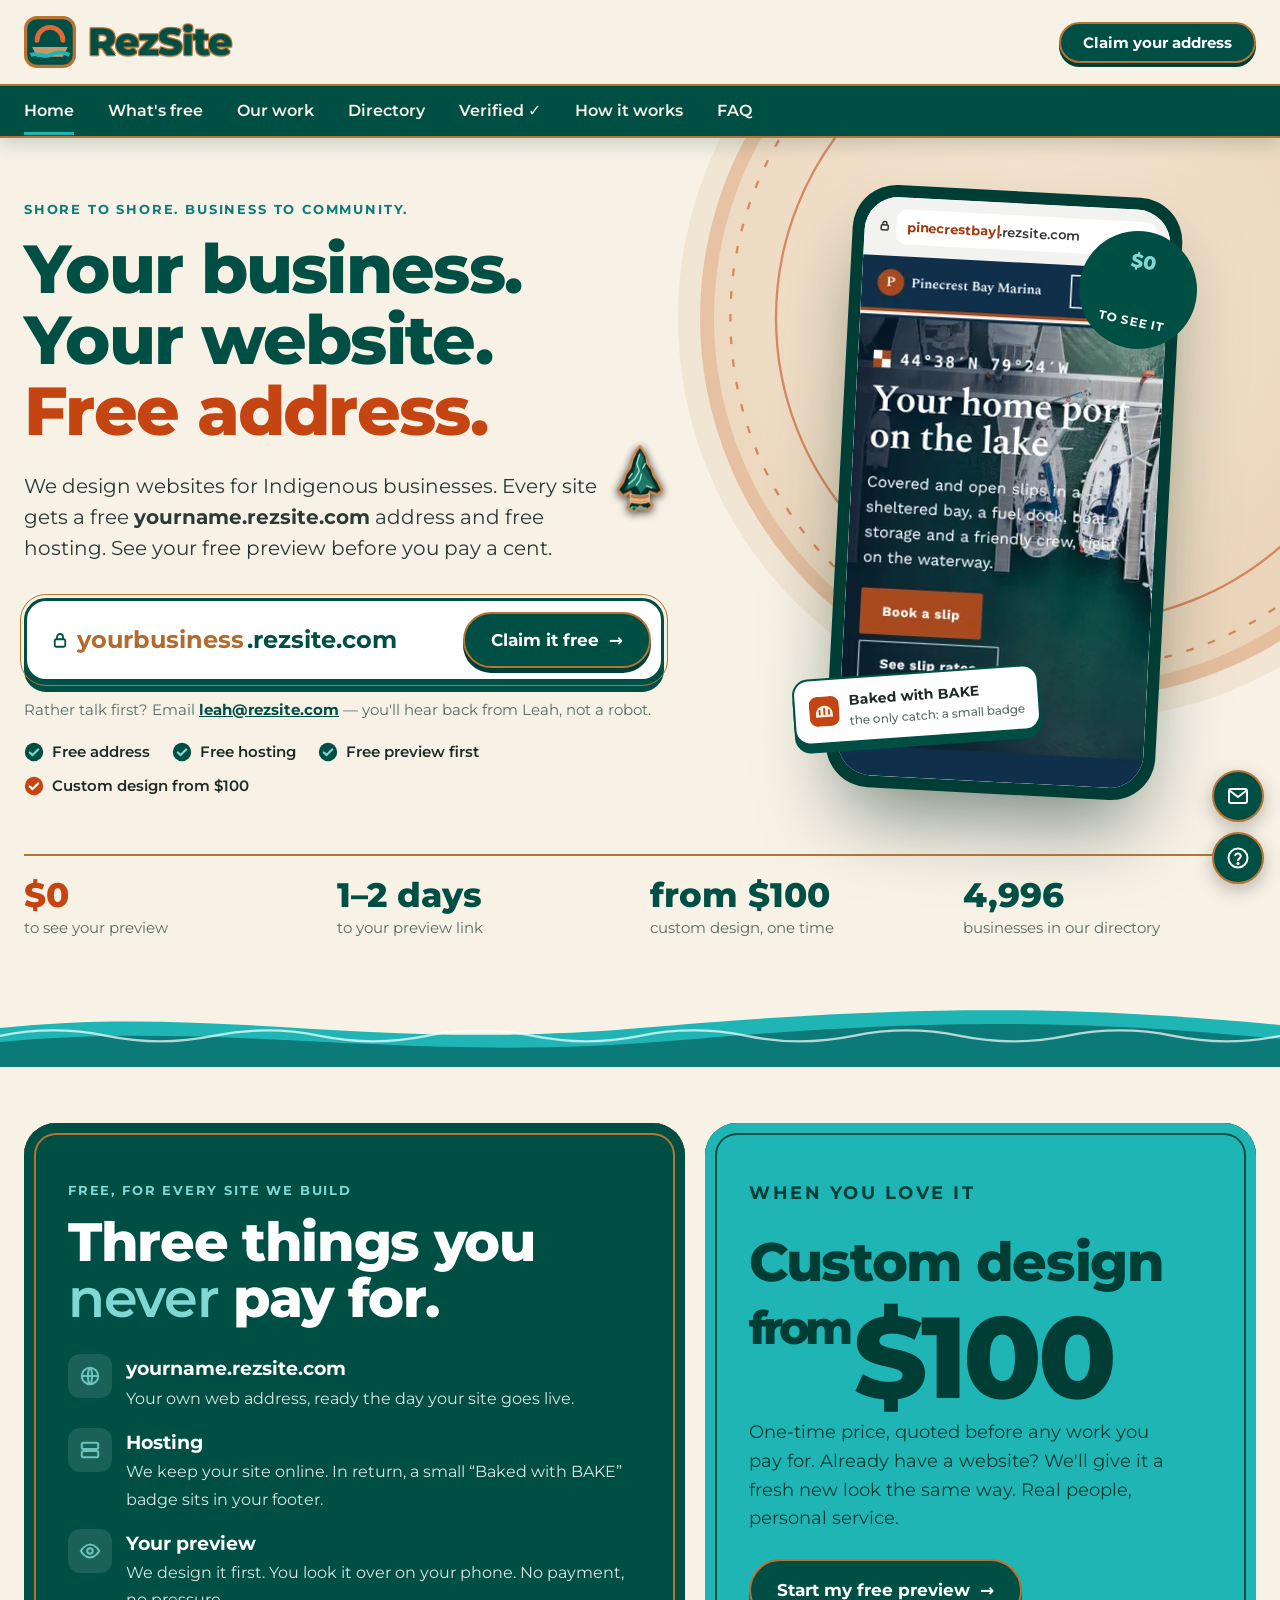
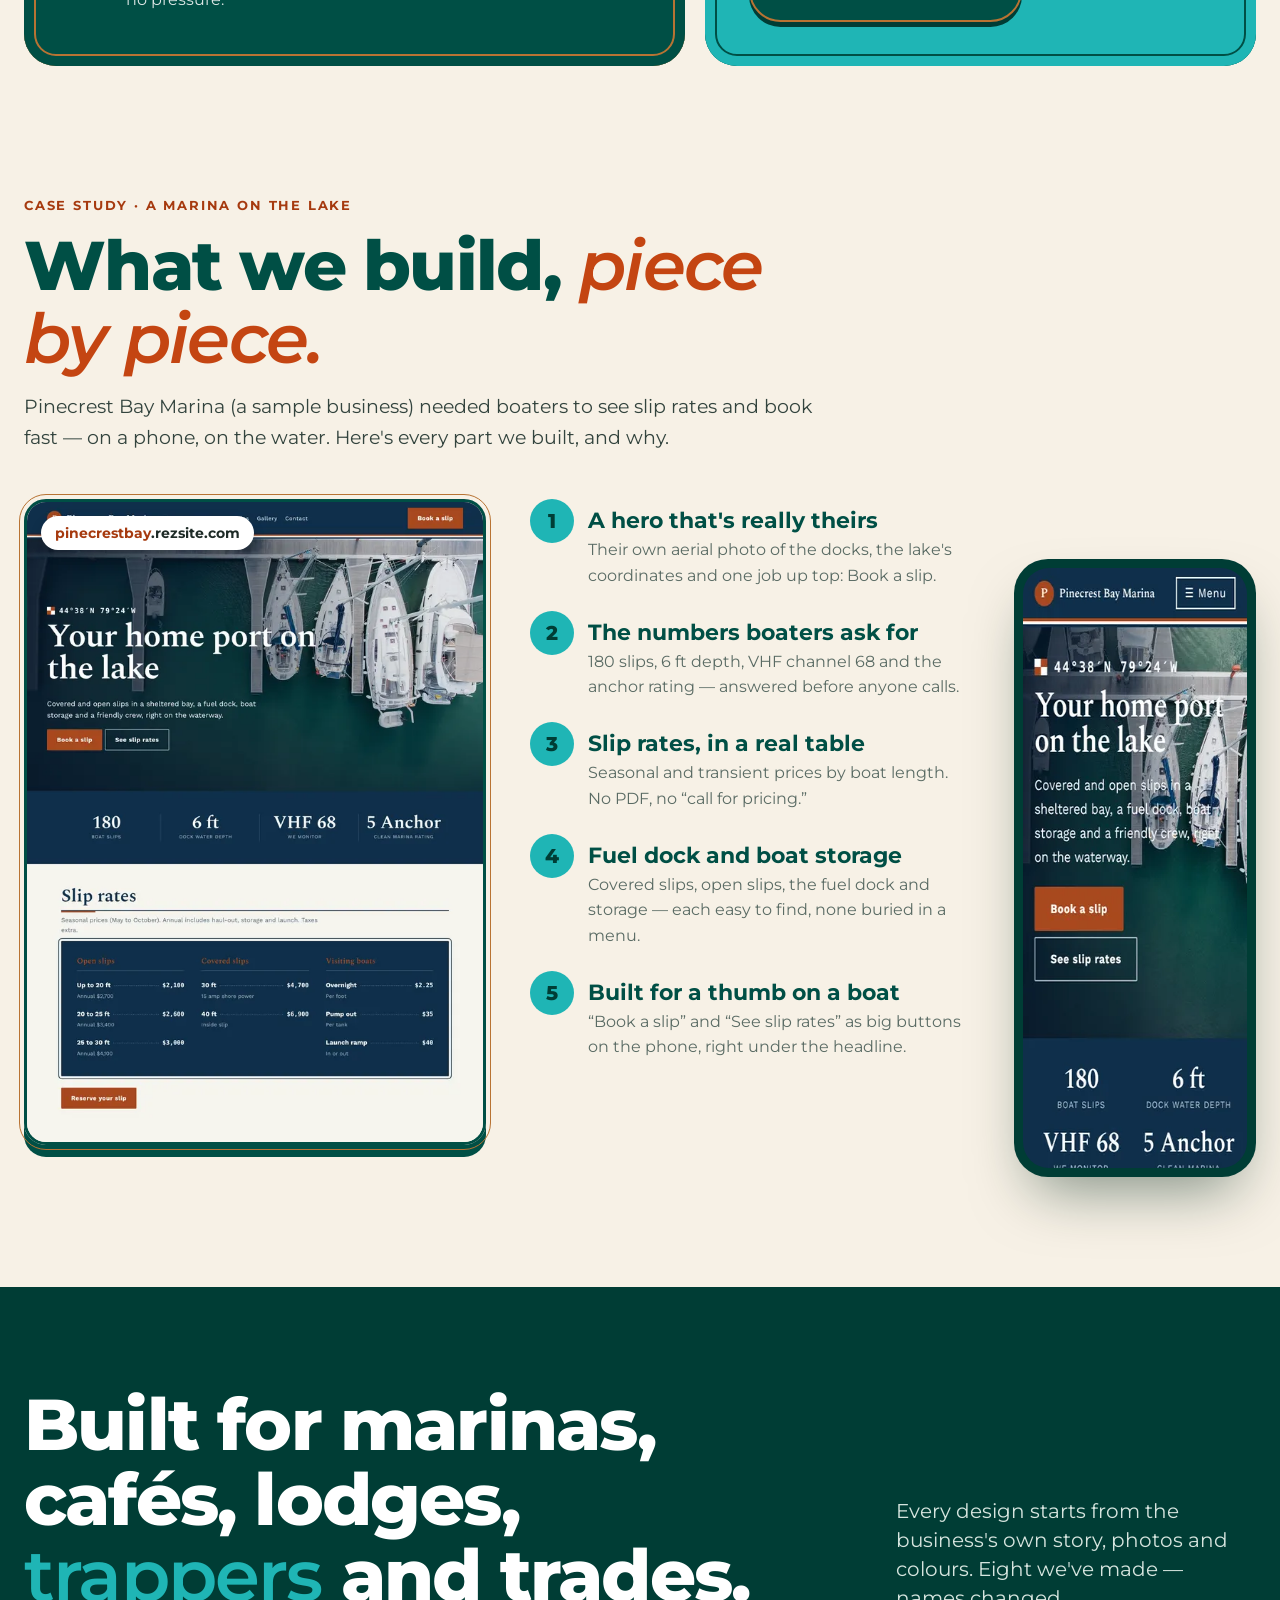
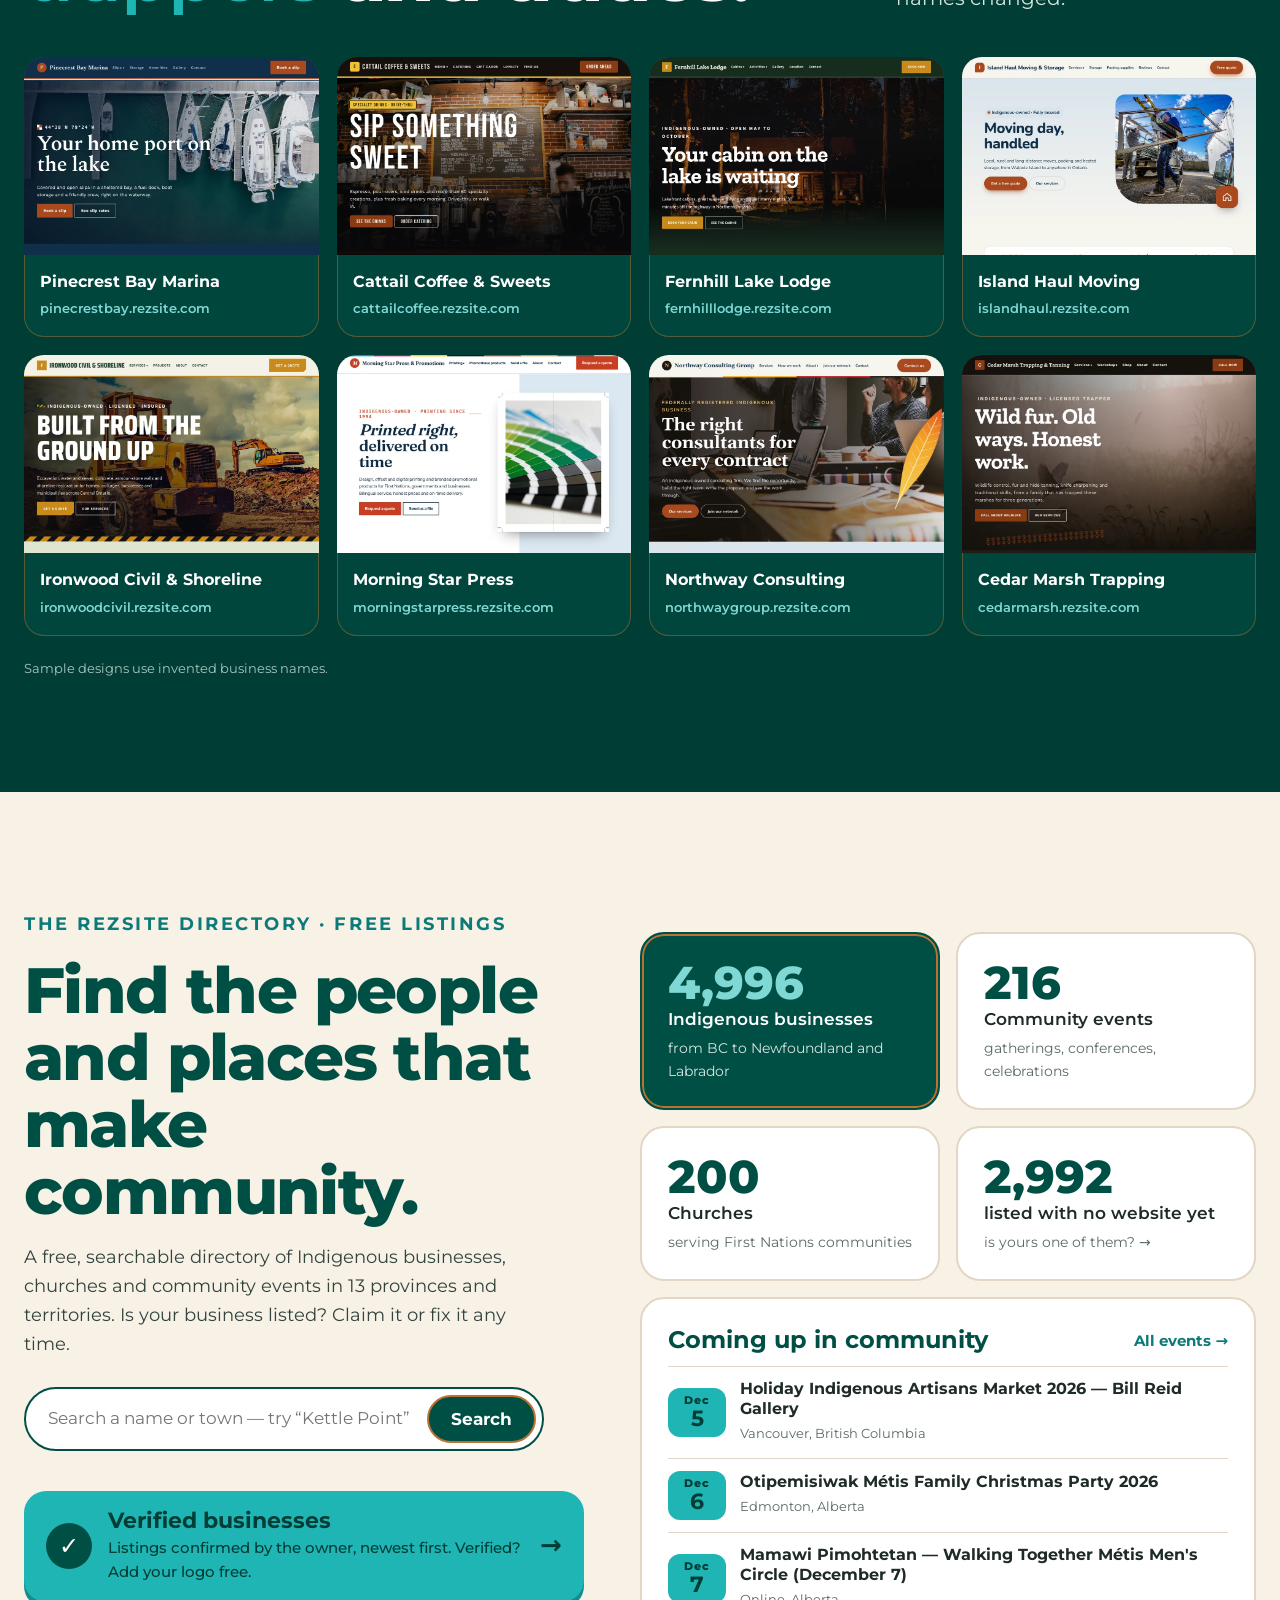
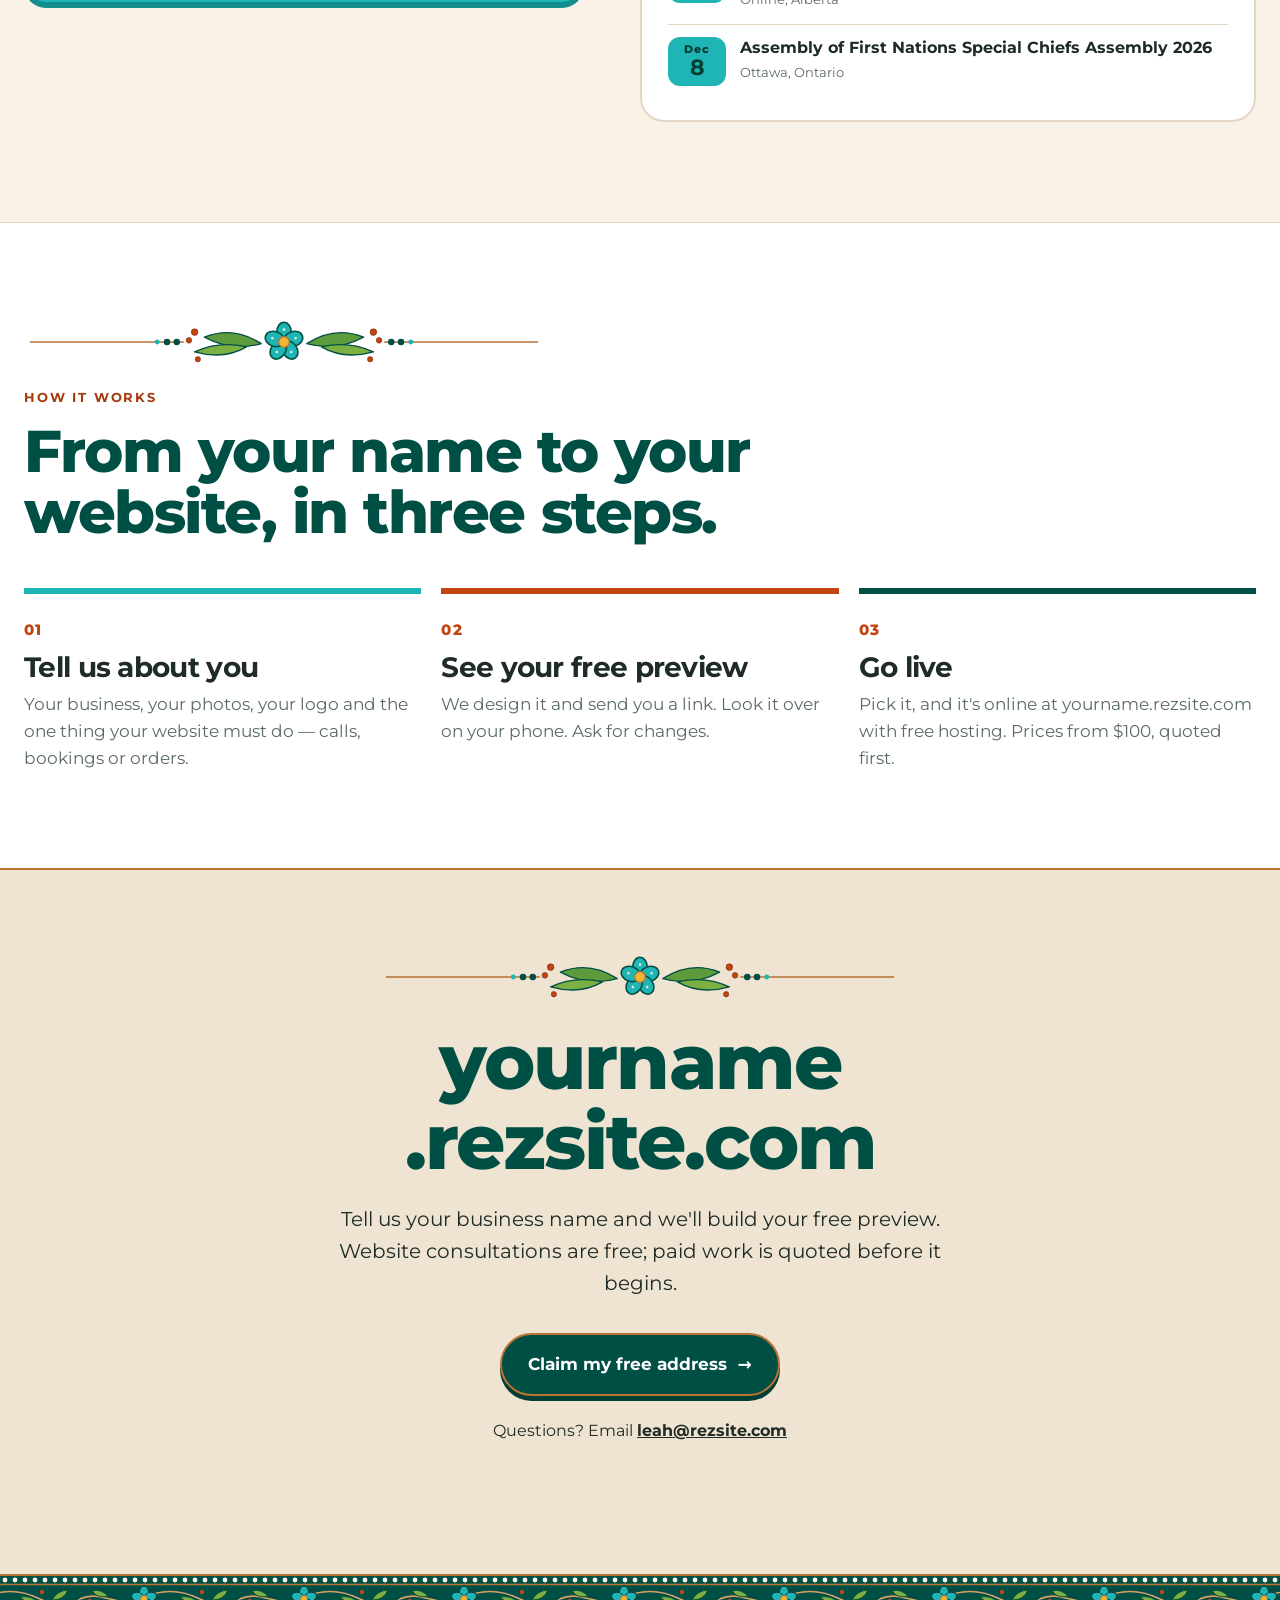
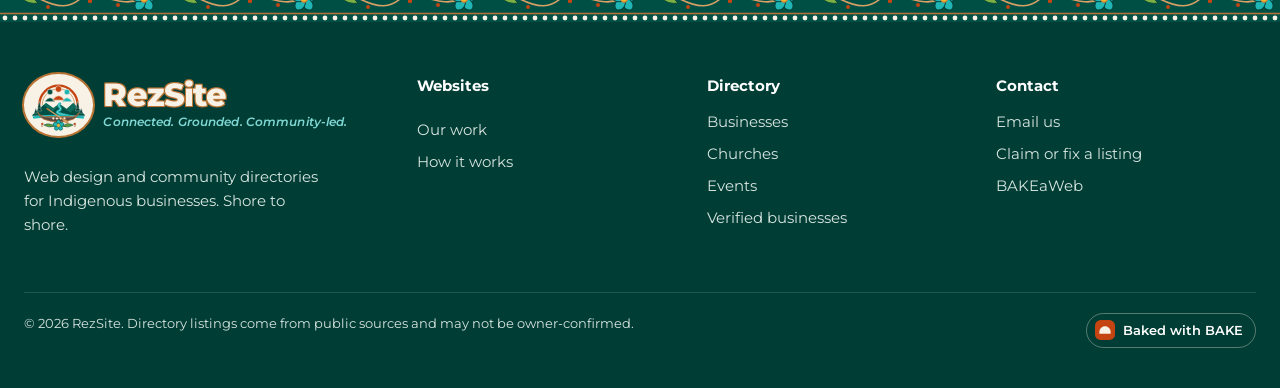
<file: index.html>
<!doctype html>
<html lang="en-CA">
<head>
<meta charset="utf-8">
<meta name="viewport" content="width=device-width,initial-scale=1">
<title>RezSite | Your website, built for you. Free at yourname.rezsite.com</title>
<meta name="description" content="RezSite builds websites for Indigenous businesses. Free address at yourname.rezsite.com, free hosting, free preview first. Custom design from $100. Plus a free directory of 4,996 Indigenous businesses.">
<meta name="theme-color" content="#004F45">
<link rel="icon" href="/favicon.ico?v=22eb738d" sizes="any"><link rel="icon" type="image/svg+xml" href="assets/brand/v2/rezsite-favicon.svg?v=22eb738d">
<link rel="apple-touch-icon" href="assets/brand/v2/rezsite-apple-touch.png?v=22eb738d">
<link rel="canonical" href="https://rezsite.com/">
<meta property="og:type" content="website">
<meta property="og:site_name" content="RezSite">
<meta property="og:title" content="RezSite | Your website, built for you. Free at yourname.rezsite.com">
<meta property="og:description" content="Websites for Indigenous businesses: free yourname.rezsite.com address, free hosting, free preview first, custom design from $100. Plus a free directory of 4,996 businesses.">
<link rel="stylesheet" href="assets/brand/v2/rezsite-brand.css?v=3d137d95ff">
<style>
@font-face{font-family:"Montserrat";src:url(assets/home/fonts/bricolage-grotesque-latin-wght-normal.woff2) format("woff2");font-weight:200 800;font-display:swap}
:root{--green:#004F45;--deep:#003D35;--gold:#1FB5B5;--sun:#7FD8D4;--orange:#A63A0F;--rust:#C44512;--copper:#B87333;--earth:#5B483F;--sand:#D9C7B2;--river:#0B7A78;--sky:#1FB5B5;--cream:#F7F1E6;--ink:#1E2B27;--muted:#5A6B64;--line:#E3D6C4}
*{box-sizing:border-box}html{scroll-behavior:smooth}
body{margin:0;font-family:"Montserrat",system-ui,sans-serif;color:var(--ink);background:var(--cream);font-size:17px;line-height:1.6;-webkit-font-smoothing:antialiased}
img{max-width:100%;display:block}a{color:inherit}
.wrap{width:min(1240px,100% - 48px);margin-inline:auto}
.skip{position:absolute;left:-999px}.skip:focus{left:16px;top:16px;z-index:99;background:#fff;padding:8px 12px}
h1,h2,h3{font-family:"Montserrat",system-ui,sans-serif;line-height:1.05;letter-spacing:-.025em;margin:0;color:inherit}
.eyebrow{font-family:"Montserrat",system-ui,sans-serif;font-weight:700;font-size:13px;letter-spacing:.14em;text-transform:uppercase}
.btn,.nav,.ticks,.claim,.stat span,.card b,.card span,.badge,.bar,.pill,.res b,.ev .t,.ev-head,.contact a,footer h4,.legal,.sticker span,.search,.price,.list b,.step .n{font-family:"Montserrat",system-ui,sans-serif}
.btn{display:inline-flex;align-items:center;gap:10px;font-weight:700;font-size:17px;padding:16px 26px;border-radius:999px;text-decoration:none;border:0;cursor:pointer;font-family:"Montserrat",system-ui,sans-serif;transition:transform .15s,box-shadow .15s}
.btn:hover{transform:translateY(-2px)}
.btn-primary{background:var(--green);color:#fff;border:2px solid var(--copper);box-shadow:0 5px 0 var(--deep)}
.btn-primary:focus-visible{outline:3px solid var(--sky);outline-offset:3px}
.btn-primary:hover{box-shadow:0 8px 0 var(--deep)}
.btn-gold{background:var(--gold);color:var(--deep);box-shadow:0 6px 0 #128C8C}
.btn-ghost{background:transparent;color:inherit;border:2px solid currentColor}
/* header */
.top{position:relative;z-index:21;background:var(--cream)}
.top .wrap{display:flex;align-items:center;justify-content:space-between;height:84px;gap:20px}
.top-actions{display:flex;align-items:center;gap:12px}
.top-cta{padding:12px 22px;font-size:15px;box-shadow:0 4px 0 var(--deep)}
.menu-btn{display:none;background:none;border:2px solid var(--green);border-radius:12px;width:46px;height:46px;color:var(--green)}
/* hero */
.hero{position:relative;overflow:hidden;padding:48px 0 96px}
.sunball{position:absolute;right:-180px;top:-200px;width:760px;height:760px;border-radius:50%;background:radial-gradient(circle at 40% 45%,#F6E7D3,#EAD5BB 64%);box-shadow:inset 0 0 0 14px rgba(196,69,18,.16),0 0 0 22px rgba(184,115,51,.10);z-index:0}
.rays{position:absolute;right:-180px;top:-200px;width:760px;height:760px;z-index:0;animation:spin 90s linear infinite;opacity:.55}
@keyframes spin{to{transform:rotate(360deg)}}
.hero .wrap{position:relative;z-index:1;display:grid;grid-template-columns:1.15fr .85fr;gap:48px;align-items:center}
.hero h1{font-size:clamp(44px,5.3vw,78px);font-weight:800;color:var(--green)}
.nw{white-space:nowrap}.hero h1 em{font-style:normal;font-weight:800;color:var(--rust)}
.lede{font-family:"Montserrat",system-ui,sans-serif;font-size:20px;line-height:1.55;max-width:580px;margin:24px 0 0;color:#2B3A35}
.voice{font-family:"Montserrat",system-ui,sans-serif;font-style:italic;font-weight:600}
.claim{margin-top:34px;background:#fff;border:3px solid var(--green);outline:1px solid var(--copper);outline-offset:3px;border-radius:22px;padding:10px;display:flex;align-items:center;gap:6px;max-width:640px;box-shadow:0 10px 0 var(--green)}
.claim label{display:flex;align-items:center;flex:1;min-width:0;font-family:"Montserrat";font-weight:700;font-size:24px;padding-left:14px;color:var(--green)}
.claim .lock{width:18px;margin-right:8px;flex:none}
.claim input{flex:0 1 auto;width:auto;min-width:0;border:0;outline:0;font:inherit;color:var(--orange);background:transparent;padding:10px 0;text-align:left}
.claim label{cursor:text;position:relative}
.meas{position:absolute;visibility:hidden;white-space:pre;font:inherit;left:0;top:0}
.claim input::placeholder{color:#B26A2E}
.claim .tld{white-space:nowrap}
.claim .btn{flex:none}
.claim:focus-within{box-shadow:0 10px 0 var(--rust);border-color:var(--rust)}
.small{font-size:15px;color:var(--muted);margin-top:22px}
.small b{color:var(--green)}
.contact{margin:16px 0 0;font-size:15px;color:var(--muted)}
.contact a{color:var(--green);font-weight:700}
.ticks{display:flex;flex-wrap:wrap;gap:10px 22px;margin:18px 0 0;padding:0;list-style:none;font-weight:600;font-size:15px}
.ticks li{display:flex;gap:8px;align-items:center}
.ticks svg{flex:none}
/* phone mock */
.mock{position:relative;justify-self:center;width:330px}
.phone{background:var(--deep);border-radius:44px;padding:12px;box-shadow:0 40px 80px -20px rgba(4,40,27,.55);transform:rotate(3deg)}
.screen{border-radius:34px;overflow:hidden;background:#fff}
.bar{display:flex;align-items:center;gap:6px;padding:12px 14px;background:#F2F2F0;font-size:13px;font-weight:600;color:#333}
.bar .addr{flex:1;background:#fff;border-radius:10px;padding:7px 10px;white-space:nowrap;overflow:hidden;text-overflow:ellipsis}
.bar .addr b{color:var(--orange)}
.screen{position:relative}
.screen img{width:100%;height:520px;object-fit:cover;object-position:top;transition:opacity .25s}
.screen img.swap{opacity:0}
.bar .addr b::after{content:"";display:inline-block;width:2px;height:13px;background:var(--orange);margin-left:1px;vertical-align:-2px;animation:blink 1s steps(1) infinite}
@keyframes blink{50%{opacity:0}}
.badge{position:absolute;left:-46px;bottom:56px;background:#fff;border:2px solid var(--green);border-radius:16px;padding:10px 14px;display:flex;gap:10px;align-items:center;font-weight:700;font-size:14px;box-shadow:0 8px 0 var(--green);transform:rotate(-4deg)}
.badge small{display:block;font-weight:500;color:var(--muted);font-size:12px}
.sticker{position:absolute;right:-28px;top:40px;width:118px;height:118px;border-radius:50%;background:var(--green);color:var(--sun);display:grid;place-items:center;text-align:center;font-family:"Montserrat";font-weight:800;font-size:19px;line-height:1;transform:rotate(12deg)}
.sticker span{display:block;font-size:12px;font-weight:700;letter-spacing:.08em;color:#fff;margin-top:4px}
.riverband{display:block;width:100%;height:70px;margin-top:-40px;position:relative;z-index:2}
.riverband .wv{animation:wv 7s linear infinite}
@keyframes wv{to{transform:translateX(-240px)}}
.hero .wrap.fw{display:block}
.facts{position:relative;z-index:1;list-style:none;margin:56px 0 0;padding:22px 0 0;border-top:2px solid var(--copper);display:grid;grid-template-columns:repeat(4,1fr);gap:20px}
.facts b{display:block;font-family:"Montserrat";font-weight:800;font-size:34px;color:var(--green);line-height:1.05}
.facts li:first-child b{color:var(--rust)}
.facts span{font-family:"Montserrat";font-size:15px;color:var(--muted)}
/* offer blocks */
.offer{padding:56px 0 96px}
.offer-grid{display:grid;grid-template-columns:1.2fr 1fr;gap:20px}
.block{border-radius:32px;padding:44px}
.free{background:var(--green);color:#fff;box-shadow:inset 0 0 0 10px var(--green),inset 0 0 0 12px var(--copper)}
.paid{background:var(--gold);color:var(--deep);box-shadow:inset 0 0 0 10px var(--gold),inset 0 0 0 12px var(--green)}
.block h2{font-size:clamp(38px,4.2vw,60px);font-weight:800}
.free h2 em{font-style:normal;color:var(--sun)}
.list{list-style:none;padding:0;margin:28px 0 0;display:grid;gap:16px}
.list li{display:grid;grid-template-columns:44px 1fr;gap:14px;align-items:start}
.list .ic{width:44px;height:44px;border-radius:12px;background:rgba(255,255,255,.12);display:grid;place-items:center}
.list b{display:block;font-size:19px}
.list span{opacity:.86;font-size:16px}
.price{font-family:"Montserrat";font-weight:800;font-size:clamp(80px,9vw,132px);line-height:.85;letter-spacing:-.04em;margin:18px 0 6px}
.price sup{font-size:.4em;vertical-align:top;margin-right:4px}
.paid p{font-size:18px;margin:12px 0 26px;max-width:420px}
/* case study */
.case{padding:20px 0 110px}
.case-head{max-width:820px;margin-bottom:46px}
.case-head h2{font-size:clamp(44px,5.4vw,80px);font-weight:800;color:var(--green);margin-top:10px}
.case-head h2 em{color:var(--rust)}
.case-head p:not(.eyebrow){font-size:19px;line-height:1.6;color:#33443E;margin:18px 0 0}
.case-grid{display:grid;grid-template-columns:1.05fr 1fr .55fr;gap:44px;align-items:start}
.case-shot{margin:0;position:relative;border-radius:22px;overflow:hidden;border:3px solid var(--green);outline:1px solid var(--copper);outline-offset:4px;box-shadow:0 12px 0 var(--green)}
.case-shot img{width:100%;height:640px;object-fit:cover;object-position:top}
.case-url{position:absolute;left:14px;top:14px;background:#fff;border-radius:999px;padding:6px 14px;font-weight:700;font-size:14px;color:var(--ink);box-shadow:0 4px 12px rgba(0,0,0,.15)}
.case-url b{color:var(--orange)}
.pins{list-style:none;margin:0;padding:0;counter-reset:p;display:grid;gap:22px}
.pins li{counter-increment:p;display:grid;grid-template-columns:44px 1fr;column-gap:14px;row-gap:4px;align-items:start}
.pins li::before{content:counter(p);width:44px;height:44px;border-radius:50%;background:var(--gold);color:var(--deep);display:grid;place-items:center;font-family:"Montserrat";font-weight:800;font-size:20px;grid-row:span 2}
.pins b{display:block;font-family:"Montserrat";font-size:22px;line-height:1.15;color:var(--green);grid-column:2;padding-top:9px}
.pins span{grid-column:2;color:var(--muted);font-size:16px}
.case-phone{margin:60px 0 0;background:var(--deep);padding:9px;border-radius:34px;box-shadow:0 30px 60px -20px rgba(4,40,27,.5)}
.case-phone img{border-radius:26px;width:100%}
[data-reveal]{opacity:0;transform:translateY(26px);transition:opacity .8s ease,transform .8s ease}
[data-reveal].on{opacity:1;transform:none}
/* portfolio */
.work{background:var(--deep);color:#fff;padding:100px 0;overflow:hidden}
.work-head{display:flex;justify-content:space-between;align-items:end;gap:30px;margin-bottom:44px}
.work h2{font-size:clamp(44px,5.6vw,84px);font-weight:800;max-width:780px}
.work h2 em{font-style:normal;color:var(--gold)}
.work-head p{max-width:360px;color:#D6E5DF;margin:0;font-family:"Montserrat",system-ui,sans-serif;font-size:20px;line-height:1.45}
.grid{display:grid;grid-template-columns:repeat(4,1fr);gap:18px}
.card{background:#00463D;box-shadow:inset 0 0 0 1px rgba(184,115,51,.45);border-radius:20px;overflow:hidden;text-decoration:none;transition:transform .2s}
.card:hover{transform:translateY(-6px)}
.card img{aspect-ratio:960/645;height:auto;object-fit:cover;object-position:top;width:100%}
.card .meta{padding:14px 16px 16px}
.card b{display:block;font-size:16px}
.card span{font-size:13px;color:var(--sun);font-weight:600;overflow-wrap:anywhere}
.note{font-size:13px;color:#A9C6BE;margin-top:22px}
/* directory */
.dir{padding:100px 0;background:var(--cream)}
.dir-grid{display:grid;grid-template-columns:1fr 1.1fr;gap:56px;align-items:start}
.dir .stats{margin-top:40px}
.dir h2{font-size:clamp(42px,5vw,72px);font-weight:800;color:var(--green)}
.bignum{font-family:"Montserrat";font-weight:800;color:var(--rust);font-size:clamp(70px,8vw,120px);line-height:.9;letter-spacing:-.04em}
.dir p{font-family:"Montserrat",system-ui,sans-serif;font-size:18px;line-height:1.6;color:#33443E;max-width:520px}
.stats{display:grid;grid-template-columns:repeat(2,1fr);gap:16px}
.stat{background:#fff;border:2px solid var(--line);border-radius:24px;padding:26px;text-decoration:none;transition:border-color .2s}
.stat:hover{border-color:var(--green)}
.stat b{font-family:"Montserrat";font-size:46px;font-weight:800;color:var(--green);display:block;line-height:1}
.stat span{font-weight:600}
.stat small{display:block;color:var(--muted);font-size:14px;margin-top:4px}
.stat.hl{background:var(--green);border-color:var(--green);color:#fff}
.vcard{display:flex;align-items:center;gap:16px;margin-top:26px;background:var(--gold);color:var(--deep);border-radius:22px;padding:18px 22px;text-decoration:none;box-shadow:0 6px 0 #128C8C;transition:transform .15s,box-shadow .15s;font-family:"Montserrat",system-ui,sans-serif}.vcard:hover{transform:translateY(-2px);box-shadow:0 8px 0 #128C8C}.vtick{flex:none;width:46px;height:46px;border-radius:50%;background:var(--green);color:#fff;display:grid;place-items:center;font-size:24px;font-weight:800}.vcard b{display:block;font-size:22px;line-height:1.1}.vcard small{display:block;font-size:15px;font-weight:500;margin-top:3px}.varr{margin-left:auto;font-size:26px;font-weight:800}
.stat.hl b{color:var(--sun)}.stat.hl small{color:#D6E5DF}.stat.hl{box-shadow:inset 0 0 0 2px var(--copper)}
.search{display:flex;margin-top:28px;max-width:520px;background:#fff;border:2px solid var(--green);border-radius:999px;padding:6px}
.search input{flex:1;border:0;outline:0;font:inherit;padding:10px 16px;background:transparent;min-width:0}
.search .btn{padding:12px 22px;box-shadow:none}
.results{margin-top:14px;max-width:520px;display:grid;gap:8px}
.res{display:grid;grid-template-columns:1fr auto;gap:12px;align-items:center;background:#fff;border:2px solid var(--line);border-radius:16px;padding:12px 16px}
.res b{display:block;font-size:16px;line-height:1.25}
.res small{color:var(--muted);font-size:13px}
.res .pill{font-size:12px;font-weight:700;border-radius:999px;padding:5px 11px;white-space:nowrap;text-decoration:none}
.res .pill.y{background:#DDF1EF;color:var(--green)}
.res .pill.n{background:var(--rust);color:#fff}
.res-more{font-size:14px;color:var(--muted);padding-left:6px}
.res-more a{color:var(--green);font-weight:700}
.events{grid-column:1/-1;background:#fff;border:2px solid var(--line);border-radius:24px;padding:22px 26px}
.ev-head{display:flex;justify-content:space-between;align-items:center;margin-bottom:6px}
.ev-head b{font-family:"Montserrat";font-size:24px;color:var(--green)}
.ev-head a{font-weight:700;color:var(--river);text-decoration:none;font-size:15px;white-space:nowrap}
.ev-head{gap:12px}
.ev{display:grid;grid-template-columns:58px 1fr;gap:14px;align-items:center;padding:12px 0;border-top:1px solid var(--line);text-decoration:none}
.ev .d{background:var(--gold);color:var(--deep);border-radius:12px;text-align:center;line-height:1;padding:7px 0;font-family:"Montserrat";font-weight:800}
.ev .d small{display:block;font-size:11px;letter-spacing:.08em;margin-bottom:2px}
.ev .d b{font-size:22px}
.ev .t{font-weight:700;font-size:16px;line-height:1.25;display:block}
.ev .w{font-size:13px;color:var(--muted)}
.ev:hover .t{color:var(--river)}
/* steps */
.steps{padding:96px 0;background:#fff;border-top:1px solid var(--line)}
.steps h2{font-size:clamp(40px,4.6vw,64px);font-weight:800;color:var(--green);max-width:760px}
.step-row{display:grid;grid-template-columns:repeat(3,1fr);gap:20px;margin-top:44px;counter-reset:s}
.step{border-top:6px solid var(--gold);padding-top:22px}
.step:nth-child(2){border-color:var(--rust)}.step:nth-child(3){border-color:var(--green)}
.step h3{font-size:28px;margin:10px 0 8px}
.step p{margin:0;color:var(--muted)}
.step .n{font-family:"Montserrat";font-weight:800;font-size:15px;color:var(--rust);letter-spacing:.08em}
/* final cta */
.final{background:#EFE3D1;padding:84px 0 96px;text-align:center;position:relative;overflow:hidden;border-top:2px solid var(--copper)}
.final h2{font-size:clamp(42px,6vw,92px);font-weight:800;color:var(--green)}
.final p{font-size:20px;max-width:620px;margin:20px auto 34px}
footer{background:var(--deep);color:#D6E5DF;padding:0 0 40px;font-size:15px}
footer .foot{padding-top:52px}
.foot{display:grid;grid-template-columns:1.4fr 1fr 1fr 1fr;gap:30px}
footer h4{color:#fff;margin:0 0 12px;font-size:15px}
footer ul{list-style:none;margin:0;padding:0;display:grid;gap:8px}
footer a{text-decoration:none}footer a:hover{color:var(--sun)}
footer .rz-lockup{margin-bottom:14px}
.legal{border-top:1px solid #1A5A50;margin-top:40px;padding-top:20px;display:flex;justify-content:space-between;gap:20px;flex-wrap:wrap;font-size:13px}
.bake{display:inline-flex;align-items:center;gap:8px;border:1.5px solid rgba(247,241,230,.35);border-radius:999px;padding:6px 12px 6px 8px;color:#fff;font-weight:600}
@media (prefers-reduced-motion:reduce){.rays{animation:none}*{transition:none!important}}
@media (max-width:1020px){
 .hero .wrap,.offer-grid,.dir-grid{grid-template-columns:minmax(0,1fr)}
 .case-grid{grid-template-columns:1fr 1fr}.case-phone{display:none}
 .grid{grid-template-columns:repeat(2,1fr)}
 .mock{margin-top:20px}
 .foot{grid-template-columns:1fr 1fr}
}
@media (max-width:760px){
 body{font-size:16px}
 .wrap{width:calc(100% - 36px)}
 .hero{padding:36px 0 70px}
 .sunball,.rays{width:420px;height:420px;right:-200px;top:-150px}
 .hero h1{font-size:44px}
 .lede{font-size:18px}
 .claim{flex-direction:column;align-items:stretch;border-radius:20px;padding:12px}
 .claim label{font-size:19px;padding:6px 6px 10px;border-bottom:2px dashed var(--line)}
 .nw{white-space:normal}
 .hero .wrap>div:first-child{display:contents}
 .hero .wrap{display:flex;flex-direction:column;align-items:stretch;gap:0}
 .hero h1{margin-top:6px}.lede{margin-top:18px}
 .hero .eyebrow{order:1}.hero h1{order:2}.mock{order:3;margin:26px auto 4px;width:230px}.lede{order:4}.claim{order:5}.claim-msg{order:6}.contact{order:7}.ticks{order:8}
 .screen img{height:300px}
 .sticker{width:84px;height:84px;font-size:15px;right:-30px;top:30px}
 .badge{left:-40px;bottom:30px;font-size:12px;padding:8px 10px}
 .facts{grid-template-columns:1fr 1fr;gap:16px;margin-top:36px}
 .facts b{font-size:26px}.facts span{font-size:13px}
 .sunball,.rays{opacity:.35}
 .claim label{font-size:18px}
 .claim .btn{justify-content:center;margin-top:10px}
 .mock{width:270px}.screen img{height:400px}
 .badge{left:-20px}.sticker{right:-14px;width:96px;height:96px;font-size:16px}
 .block{padding:30px 24px;border-radius:24px}
 .work,.dir,.steps,.final{padding:70px 0}
 .work-head{flex-direction:column;align-items:start}
 .grid{display:flex;overflow-x:auto;scroll-snap-type:x mandatory;scroll-padding-inline:18px;gap:12px;margin-inline:-18px;padding:0 18px 8px;scrollbar-width:none}
 .grid::-webkit-scrollbar{display:none}
 .card{flex:0 0 78%;scroll-snap-align:start}
 .swipe-hint{display:block!important}
 .card .meta{padding:10px 12px}
 .card b{font-size:14px}
 .card span{font-size:11.5px}
 .stat small{font-size:13px}
 .step-row{grid-template-columns:1fr;gap:30px}
 .case{padding:10px 0 70px}
 .case-head p{font-size:19px}
 .case-grid{grid-template-columns:1fr;gap:28px}
 .case-shot img{height:420px}
 .case-phone{display:none}
 .pins b{font-size:19px}
 .lede{font-size:19px}
 .riverband{height:44px;margin-top:-30px}
 .eyebrow{font-size:12px;letter-spacing:.1em}
 .stats{grid-template-columns:1fr 1fr;gap:10px}.stat{padding:18px}.stat b{font-size:34px}
 .foot{grid-template-columns:1fr}
 .btn{width:100%;justify-content:center}
 .search .btn{width:auto}
}
.claim-msg{font-size:14px;margin:12px 0 0;min-height:0}
.claim-msg:empty{display:none}
</style>
<!-- Cloudflare Web Analytics (visitor counts, no cookies) --><script defer src="https://static.cloudflareinsights.com/beacon.min.js" data-cf-beacon='{"token": "72da8042a421467a9c20229d86902248"}'></script>
<link rel="stylesheet" href="assets/rezsite/arrowhead/rezsite-cursor.css?v=32239af18e"><link rel="stylesheet" href="assets/rezsite/arrowhead/rezsite-touch.css?v=1cef1f4e6d"></head>
<body>
<a class="skip" href="#main">Skip to content</a>
<header class="rz-top"><div class="rz-wrap"><a class="rz-lockup rz-head-lockup" href="index.html" aria-label="RezSite home"><img class="rz-emblem rz-mark" src="assets/brand/v2/rezsite-mark.svg" alt="" width="52" height="52"><span class="rz-wm"><span class="rz-name">RezSite</span><span class="rz-tag">Connected. Grounded. Community-led.</span></span></a><div class="rz-top-actions"><a class="rz-cta" href="index.html#claim">Claim your address</a><button class="rz-menu-btn" type="button" aria-controls="rz-nav" aria-expanded="false" aria-label="Open menu"><svg width="22" height="22" viewBox="0 0 24 24" fill="none" stroke="currentColor" stroke-width="2.4" stroke-linecap="round" aria-hidden="true"><path d="M4 7h16M4 12h16M4 17h16"/></svg></button></div></div></header>
<div class="rz-navbar"><nav class="rz-nav rz-wrap" id="rz-nav" aria-label="Main"><a href="index.html" aria-current="page">Home</a><a href="index.html#free">What's free</a><a href="index.html#work">Our work</a><a href="directory.html?type=businesses">Directory</a><a href="verified.html">Verified ✓</a><a href="index.html#how">How it works</a><a href="faq.html">FAQ</a><a class="rz-cta" href="index.html#claim">Claim your address</a></nav></div>

<main id="main">
<section class="hero" id="claim">
 <div class="sunball" aria-hidden="true"></div>
 <svg class="rays" viewBox="0 0 200 200" aria-hidden="true"><g fill="none" stroke="#C44512" stroke-width=".6"><circle cx="100" cy="100" r="80"/><circle cx="100" cy="100" r="92" stroke-dasharray="2 4"/></g></svg>
 <div class="wrap">
  <div>
   <p class="eyebrow" style="color:var(--river)">Shore to shore. Business to community.</p>
   <h1><span class="nw">Your business.</span><br><span class="nw">Your website.</span><br><em class="nw">Free address.</em></h1>
   <p class="lede">We design websites for Indigenous businesses. Every site gets a free <b>yourname.rezsite.com</b> address and free hosting. See your free preview before you pay a cent.</p>
   <form class="claim" id="claimForm" action="mailto:leah@rezsite.com" method="get">
    <label for="biz"><svg class="lock" viewBox="0 0 24 24" fill="none" stroke="#004F45" stroke-width="2.4"><rect x="5" y="11" width="14" height="10" rx="2"/><path d="M8 11V8a4 4 0 0 1 8 0v3"/></svg><input id="biz" name="biz" size="12" autocomplete="organization" placeholder="yourbusiness" aria-label="Your business name"><span class="tld">.rezsite.com</span><span class="meas" id="meas" aria-hidden="true"></span></label>
    <button class="btn btn-primary" type="submit">Claim it free <span aria-hidden="true">→</span></button>
   </form>
   <p class="claim-msg" id="claimMsg" role="status" aria-live="polite"></p>
   <p class="contact">Rather talk first? Email <a href="mailto:leah@rezsite.com?subject=RezSite%20website">leah@rezsite.com</a> — you'll hear back from Leah, not a robot.</p>
   <ul class="ticks">
    <li><svg width="20" height="20" viewBox="0 0 24 24"><circle cx="12" cy="12" r="11" fill="#004F45"/><path d="M7 12.5l3.2 3L17 9" stroke="#7FD8D4" stroke-width="2.6" fill="none" stroke-linecap="round"/></svg>Free address</li>
    <li><svg width="20" height="20" viewBox="0 0 24 24"><circle cx="12" cy="12" r="11" fill="#004F45"/><path d="M7 12.5l3.2 3L17 9" stroke="#7FD8D4" stroke-width="2.6" fill="none" stroke-linecap="round"/></svg>Free hosting</li>
    <li><svg width="20" height="20" viewBox="0 0 24 24"><circle cx="12" cy="12" r="11" fill="#004F45"/><path d="M7 12.5l3.2 3L17 9" stroke="#7FD8D4" stroke-width="2.6" fill="none" stroke-linecap="round"/></svg>Free preview first</li>
    <li><svg width="20" height="20" viewBox="0 0 24 24"><circle cx="12" cy="12" r="11" fill="#C44512"/><path d="M7 12.5l3.2 3L17 9" stroke="#fff" stroke-width="2.6" fill="none" stroke-linecap="round"/></svg>Custom design from $100</li>
   </ul>
  </div>
  <div class="mock" aria-hidden="true">
   <div class="phone"><div class="screen">
    <div class="bar"><svg width="12" height="12" viewBox="0 0 24 24" fill="none" stroke="#333" stroke-width="3"><rect x="5" y="11" width="14" height="10" rx="2"/><path d="M8 11V8a4 4 0 0 1 8 0v3"/></svg><span class="addr"><b id="mockName" data-live>pinecrestbay</b>.rezsite.com</span></div>
    <img id="mockImg" src="assets/home/img/harbour-a-phone.webp" alt="" width="293" height="600">
   </div></div>
   <div class="sticker">$0<span>TO SEE IT</span></div>
   <div class="badge"><svg width="30" height="30" viewBox="0 0 32 32"><rect width="32" height="32" rx="9" fill="#C44512"/><path d="M7 19c0-5 4-9 9-9s9 4 9 9v3H7z" fill="#F7F1E6"/><path d="M11 15v4M16 13v6M21 15v4" stroke="#C44512" stroke-width="2" stroke-linecap="round"/></svg><div>Baked with BAKE<small>the only catch: a small badge</small></div></div>
  </div>
 </div>
 <div class="wrap fw">
  <ul class="facts" aria-label="RezSite at a glance">
   <li><b>$0</b><span>to see your preview</span></li>
   <li><b>1–2 days</b><span>to your preview link</span></li>
   <li><b>from $100</b><span>custom design, one time</span></li>
   <li><b>4,996</b><span>businesses in our directory</span></li>
  </ul>
 </div>
</section>

<svg class="riverband" viewBox="0 0 1440 90" preserveAspectRatio="none" aria-hidden="true"><path d="M0 40 C 240 10 420 70 720 40 S 1200 10 1440 36 V90 H0Z" fill="#1FB5B5"/><path d="M0 58 C 260 30 460 86 760 56 S 1220 30 1440 54 V90 H0Z" fill="#0B7A78"/><path class="wv" d="M0 50 q60-14 120 0 t120 0 t120 0 t120 0 t120 0 t120 0 t120 0 t120 0 t120 0 t120 0 t120 0 t120 0 t120 0 t120 0" fill="none" stroke="#fff" stroke-width="3" stroke-linecap="round" opacity=".7"/></svg>
<section class="offer" id="free" aria-labelledby="free-h">
 <div class="wrap offer-grid">
  <div class="block free">
   <p class="eyebrow" style="color:var(--sun)">Free, for every site we build</p>
   <h2 id="free-h">Three things you <em class="voice">never</em> pay for.</h2>
   <ul class="list">
    <li><span class="ic"><svg width="22" height="22" viewBox="0 0 24 24" fill="none" stroke="#7FD8D4" stroke-width="2.2"><circle cx="12" cy="12" r="9"/><path d="M3 12h18M12 3c3 3 3 15 0 18M12 3c-3 3-3 15 0 18"/></svg></span><div><b>yourname.rezsite.com</b><span>Your own web address, ready the day your site goes live.</span></div></li>
    <li><span class="ic"><svg width="22" height="22" viewBox="0 0 24 24" fill="none" stroke="#7FD8D4" stroke-width="2.2"><rect x="3" y="4" width="18" height="7" rx="2"/><rect x="3" y="13" width="18" height="7" rx="2"/><path d="M7 7.5h.01M7 16.5h.01"/></svg></span><div><b>Hosting</b><span>We keep your site online. In return, a small “Baked with BAKE” badge sits in your footer.</span></div></li>
    <li><span class="ic"><svg width="22" height="22" viewBox="0 0 24 24" fill="none" stroke="#7FD8D4" stroke-width="2.2"><path d="M2 12s4-7 10-7 10 7 10 7-4 7-10 7S2 12 2 12z"/><circle cx="12" cy="12" r="3"/></svg></span><div><b>Your preview</b><span>We design it first. You look it over on your phone. No payment, no pressure.</span></div></li>
   </ul>
  </div>
  <div class="block paid">
   <p class="eyebrow">When you love it</p>
   <h2>Custom design</h2>
   <div class="price"><sup>from</sup>$100</div>
   <p>One-time price, quoted before any work you pay for. Already have a website? We'll give it a fresh new look the same way. Real people, personal service.</p>
   <a class="btn btn-primary" href="#claim">Start my free preview <span aria-hidden="true">→</span></a>
  </div>
 </div>
</section>


<section class="case" id="case" aria-labelledby="case-h">
 <div class="wrap">
  <div class="case-head"><p class="eyebrow" style="color:var(--orange)">Case study · a marina on the lake</p><h2 id="case-h">What we build, <em class="voice">piece by piece.</em></h2><p>Pinecrest Bay Marina (a sample business) needed boaters to see slip rates and book fast — on a phone, on the water. Here's every part we built, and why.</p></div>
  <div class="case-grid">
   <figure class="case-shot" data-reveal><img src="assets/home/img/harbour-a-tall.webp" alt="Full-page design for Pinecrest Bay Marina" width="640" height="1200" loading="lazy"><span class="case-url"><b>pinecrestbay</b>.rezsite.com</span></figure>
   <ol class="pins">
    <li><b>A hero that's really theirs</b><span>Their own aerial photo of the docks, the lake's coordinates and one job up top: Book a slip.</span></li>
    <li><b>The numbers boaters ask for</b><span>180 slips, 6 ft depth, VHF channel 68 and the anchor rating — answered before anyone calls.</span></li>
    <li><b>Slip rates, in a real table</b><span>Seasonal and transient prices by boat length. No PDF, no “call for pricing.”</span></li>
    <li><b>Fuel dock and boat storage</b><span>Covered slips, open slips, the fuel dock and storage — each easy to find, none buried in a menu.</span></li>
    <li><b>Built for a thumb on a boat</b><span>“Book a slip” and “See slip rates” as big buttons on the phone, right under the headline.</span></li>
   </ol>
   <figure class="case-phone" data-reveal><img src="assets/home/img/harbour-a-phone.webp" alt="Phone view of the Pinecrest Bay Marina design" width="293" height="600" loading="lazy"></figure>
  </div>
 </div>
</section>

<section class="work" id="work" aria-labelledby="work-h">
 <div class="wrap">
  <div class="work-head">
   <h2 id="work-h">Built for marinas, cafés, lodges, <em class="voice">trappers</em> and trades.</h2>
   <p>Every design starts from the business's own story, photos and colours. Eight we've made — names changed.</p>
  </div>
  <div class="grid">
   <a class="card" href="#claim" data-n="pinecrestbay" data-i="harbour"><img src="assets/home/img/harbour-a.webp" alt="Sample design for Pinecrest Bay Marina" loading="lazy" width="960" height="645"><div class="meta"><b>Pinecrest Bay Marina</b><span>pinecrestbay.rezsite.com</span></div></a>
   <a class="card" href="#claim" data-n="cattailcoffee" data-i="letterboard"><img src="assets/home/img/letterboard-a.webp" alt="Sample design for Cattail Coffee &amp; Sweets" loading="lazy" width="960" height="645"><div class="meta"><b>Cattail Coffee &amp; Sweets</b><span>cattailcoffee.rezsite.com</span></div></a>
   <a class="card" href="#claim" data-n="fernhilllodge" data-i="timber"><img src="assets/home/img/timber-b.webp" alt="Sample design for Fernhill Lake Lodge" loading="lazy" width="960" height="645"><div class="meta"><b>Fernhill Lake Lodge</b><span>fernhilllodge.rezsite.com</span></div></a>
   <a class="card" href="#claim" data-n="islandhaul" data-i="homeward"><img src="assets/home/img/homeward-b.webp" alt="Sample design for Island Haul Moving &amp; Storage" loading="lazy" width="960" height="645"><div class="meta"><b>Island Haul Moving</b><span>islandhaul.rezsite.com</span></div></a>
   <a class="card" href="#claim" data-n="ironwoodcivil" data-i="bedrock"><img src="assets/home/img/bedrock-a.webp" alt="Sample design for Ironwood Civil &amp; Shoreline" loading="lazy" width="960" height="645"><div class="meta"><b>Ironwood Civil &amp; Shoreline</b><span>ironwoodcivil.rezsite.com</span></div></a>
   <a class="card" href="#claim" data-n="morningstarpress" data-i="colophon"><img src="assets/home/img/colophon-a.webp" alt="Sample design for Morning Star Press" loading="lazy" width="960" height="645"><div class="meta"><b>Morning Star Press</b><span>morningstarpress.rezsite.com</span></div></a>
   <a class="card" href="#claim" data-n="northwaygroup" data-i="quill"><img src="assets/home/img/quill-a.webp" alt="Sample design for Northway Consulting Group" loading="lazy" width="960" height="645"><div class="meta"><b>Northway Consulting</b><span>northwaygroup.rezsite.com</span></div></a>
   <a class="card" href="#claim" data-n="cedarmarsh" data-i="trapline"><img src="assets/home/img/trapline-a.webp" alt="Sample design for Cedar Marsh Trapping &amp; Tanning" loading="lazy" width="960" height="645"><div class="meta"><b>Cedar Marsh Trapping</b><span>cedarmarsh.rezsite.com</span></div></a>
  </div>
  <p class="note"><span class="swipe-hint" style="display:none">Swipe to see all eight → · </span>Sample designs use invented business names.</p>
 </div>
</section>

<section class="dir" id="directory" aria-labelledby="dir-h">
 <div class="wrap dir-grid">
  <div>
   <p class="eyebrow" style="color:var(--river)">The RezSite directory · free listings</p>
   <h2 id="dir-h">Find the people and places that make community.</h2>
   <p>A free, searchable directory of Indigenous businesses, churches and community events in 13 provinces and territories. Is your business listed? Claim it or fix it any time.</p>
   <form class="search" id="dirSearch" role="search" action="https://rezsite.com/directory.html">
    <input type="hidden" name="type" value="businesses">
    <input id="dq" name="q" aria-label="Search 4,996 businesses by name or town" placeholder="Search a name or town — try “Kettle Point”" autocomplete="off">
    <button class="btn btn-primary" type="submit">Search</button>
   </form>
   <div class="results" id="dres" aria-live="polite"></div>
   <a class="vcard" href="verified.html"><span class="vtick" aria-hidden="true">✓</span><span><b>Verified businesses</b><small>Listings confirmed by the owner, newest first. Verified? Add your logo free.</small></span><span class="varr" aria-hidden="true">→</span></a>
  </div>
  <div class="stats">
   <a class="stat hl" href="https://rezsite.com/directory.html?type=businesses"><b>4,996</b><span>Indigenous businesses</span><small>from BC to Newfoundland and Labrador</small></a>
   <a class="stat" href="https://rezsite.com/directory.html?type=events"><b>216</b><span>Community events</span><small>gatherings, conferences, celebrations</small></a>
   <a class="stat" href="https://rezsite.com/directory.html?type=churches"><b>200</b><span>Churches</span><small>serving First Nations communities</small></a>
   <a class="stat" href="mailto:leah@rezsite.com?subject=RezSite%20listing%20update"><b>2,992</b><span>listed with no website yet</span><small>is yours one of them? →</small></a>
   <div class="events"><div class="ev-head"><b>Coming up in community</b><a href="https://rezsite.com/directory.html?type=events">All events →</a></div><div id="evList"></div></div>
  </div>
 </div>
</section>

<section class="steps" id="how" aria-labelledby="how-h">
 <div class="wrap">
  <img class="rz-divider left" src="assets/brand/v2/floral-divider.svg" alt="" width="640" height="56">
  <p class="eyebrow" style="color:var(--orange)">How it works</p>
  <h2 id="how-h">From your name to your website, in three steps.</h2>
  <div class="step-row">
   <div class="step"><span class="n">01</span><h3>Tell us about you</h3><p>Your business, your photos, your logo and the one thing your website must do — calls, bookings or orders.</p></div>
   <div class="step"><span class="n">02</span><h3>See your free preview</h3><p>We design it and send you a link. Look it over on your phone. Ask for changes.</p></div>
   <div class="step"><span class="n">03</span><h3>Go live</h3><p>Pick it, and it's online at yourname.rezsite.com with free hosting. Prices from $100, quoted first.</p></div>
  </div>
 </div>
</section>

<section class="final" aria-labelledby="final-h">
 <div class="wrap">
  <img class="rz-divider" src="assets/brand/v2/floral-divider.svg" alt="" width="640" height="56">
  <h2 id="final-h">yourname<br>.rezsite.com</h2>
  <p>Tell us your business name and we'll build your free preview. Website consultations are free; paid work is quoted before it begins.</p>
  <a class="btn btn-primary" href="#claim">Claim my free address <span aria-hidden="true">→</span></a>
  <p style="font-size:16px;margin-top:22px">Questions? Email <a href="mailto:leah@rezsite.com?subject=RezSite%20Inquiry" style="font-weight:700">leah@rezsite.com</a></p>
 </div>
</section>
</main>

<footer>
 <div class="rz-bead-strip" aria-hidden="true"></div>
 <div class="wrap">
  <div class="foot">
   <div><a class="logo rz-lockup on-dark" href="#" aria-label="RezSite home"><img class="rz-emblem" src="assets/brand/v2/rezsite-emblem.svg" alt="" width="66" height="58"><span class="rz-wm"><span class="rz-name">RezSite</span><span class="rz-tag">Connected. Grounded. Community-led.</span></span></a><p style="max-width:300px">Web design and community directories for Indigenous businesses. Shore to shore.</p></div>
   <div><h4>Websites</h4><ul><li></li><li><a href="#work">Our work</a></li><li><a href="#how">How it works</a></li></ul></div>
   <div><h4>Directory</h4><ul><li><a href="https://rezsite.com/directory.html?type=businesses">Businesses</a></li><li><a href="https://rezsite.com/directory.html?type=churches">Churches</a></li><li><a href="https://rezsite.com/directory.html?type=events">Events</a></li><li><a href="verified.html">Verified businesses</a></li></ul></div>
   <div><h4>Contact</h4><ul><li><a href="mailto:leah@rezsite.com?subject=RezSite%20Inquiry">Email us</a></li><li><a href="mailto:leah@rezsite.com?subject=RezSite%20listing%20update">Claim or fix a listing</a></li><li><a href="https://bakeaweb.com/">BAKEaWeb</a></li></ul></div>
  </div>
  <div class="legal"><span>© 2026 RezSite. Directory listings come from public sources and may not be owner-confirmed.</span><a class="bake" href="https://bakeaweb.com/"><svg width="20" height="20" viewBox="0 0 32 32"><rect width="32" height="32" rx="9" fill="#C44512"/><path d="M7 19c0-5 4-9 9-9s9 4 9 9v3H7z" fill="#F7F1E6"/></svg>Baked with BAKE</a></div>
 </div>
</footer>
<script src="assets/home/events.js?v=01fc933990"></script>
<script src="assets/home/shared.js?v=6ff8c5b723"></script>
<script>
(function(){var L=[['pinecrestbay','harbour-a'],['cattailcoffee','letterboard-a'],['fernhilllodge','timber-b'],['islandhaul','homeward-b'],['cedarmarsh','trapline-a'],['ironwoodcivil','bedrock-a']],k=0,biz=document.getElementById('biz'),nm=document.getElementById('mockName'),im=document.getElementById('mockImg');
 if(matchMedia('(prefers-reduced-motion: reduce)').matches)return;
 L.forEach(function(x){var i=new Image();i.src='assets/home/img/'+x[1]+'-phone.webp'});
 function type(w,cb){var j=0;nm.textContent='';var t=setInterval(function(){if(biz.value){clearInterval(t);return}nm.textContent=w.slice(0,++j);if(j>=w.length){clearInterval(t);cb&&cb()}},70)}
 setInterval(function(){if(biz.value||document.activeElement===biz)return;k=(k+1)%L.length;im.src='assets/home/img/'+L[k][1]+'-phone.webp';type(L[k][0])},3600);
})();
</script>
<script>
document.querySelectorAll('.card').forEach(function(c){c.addEventListener('mouseenter',function(){if(document.getElementById('biz').value)return;document.getElementById('mockName').textContent=c.dataset.n;document.getElementById('mockImg').src='assets/home/img/'+c.dataset.i+'-'+(c.dataset.i==='timber'||c.dataset.i==='homeward'?'b':'a')+'-phone.webp'})});
</script>
<script defer src="assets/brand/v2/rezsite-ui.js?v=5d08d0d353"></script>
<script defer src="assets/email-notice.js?v=a09552113a" data-accent="#004F45" data-accent-fg="#FFFFFF"></script>
<script defer src="assets/contact-buttons.js?v=5ea239c038" data-email="leah@rezsite.com" data-subject="RezSite question" data-faq="faq.html" data-bg="#004F45" data-fg="#FFFFFF" data-ring="#B87333"></script>
<script type="module" src="assets/rezsite/arrowhead/install.js?v=4d77688494"></script>
</body>
</html>
</file>
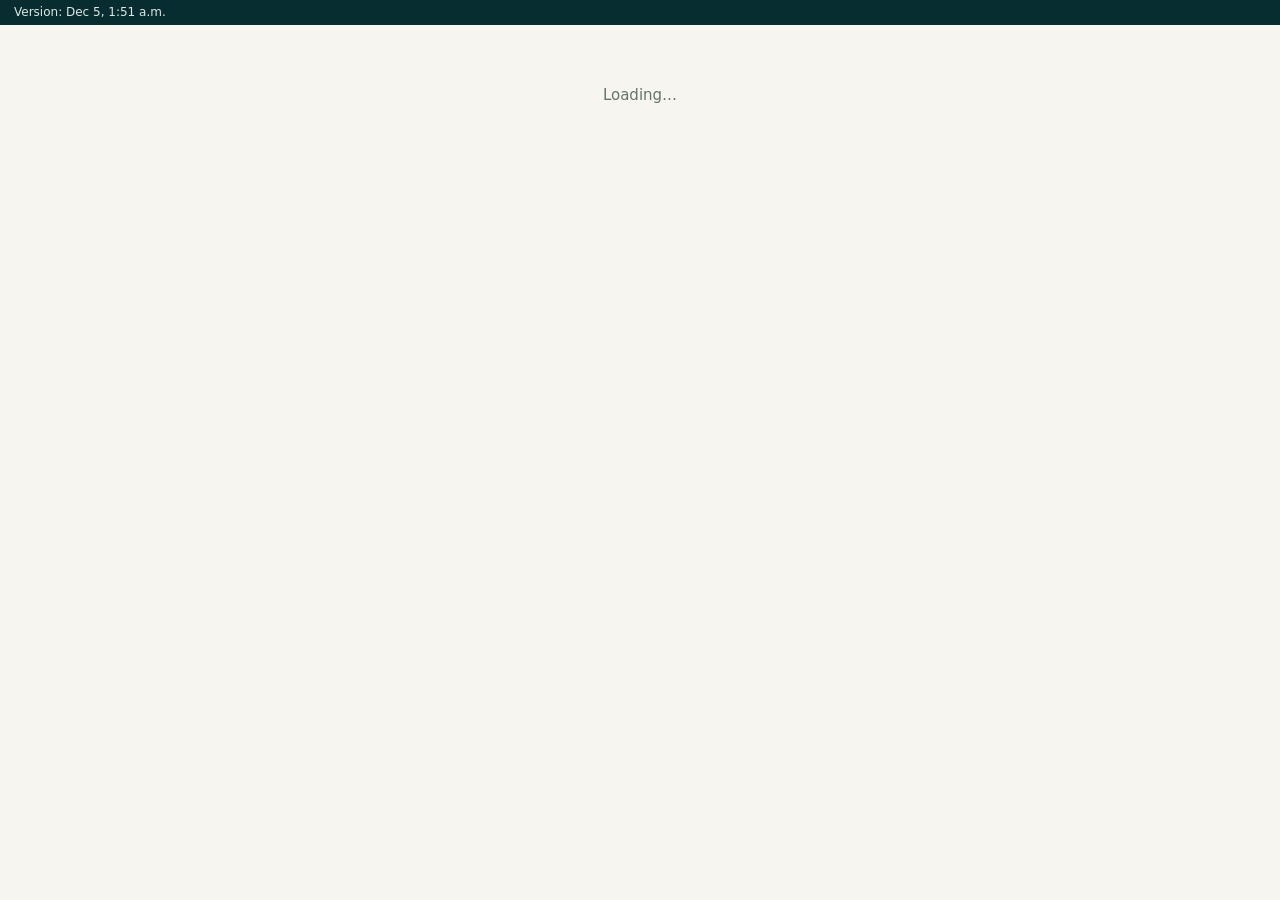
<file: admin/index.html>
<!DOCTYPE html>
<html lang="en">
<head>
<meta charset="utf-8">
<meta name="viewport" content="width=device-width, initial-scale=1">
<meta name="robots" content="noindex, nofollow">
<title>RezSite Admin · Businesses</title>
<link rel="icon" href="/favicon.ico" sizes="any"><link rel="icon" type="image/svg+xml" href="../assets/brand/v2/rezsite-favicon.svg">
<style>
:root{--ink:#153435;--pine:#123e40;--pine-dark:#082d31;--orange:#f09a55;--orange-deep:#d67f43;--cream:#f7f5ef;--white:#fffefa;--muted:#65736e;--line:#dedfd5;--purple:#6b397a;--red:#b23a2e;--amber:#c98a1b;--green:#2f7a4a;--font:system-ui,-apple-system,"Segoe UI",sans-serif}
*{box-sizing:border-box}
body{margin:0;background:var(--cream);color:var(--ink);font:14px/1.45 var(--font);-webkit-font-smoothing:antialiased}
button,input,select,textarea{font:inherit;color:inherit}
button{cursor:pointer}
a{color:var(--pine)}
:focus-visible{outline:3px solid #c27638;outline-offset:2px}
.hidden{display:none!important}

/* top bar */
.top{background:var(--pine-dark);color:#eef5ef;position:sticky;top:0;z-index:30}
.top-in{display:flex;align-items:center;gap:16px;padding:10px 20px;flex-wrap:wrap}
.logo{display:flex;align-items:center;gap:9px;font-weight:880;font-size:20px;letter-spacing:-1px;color:#fff;text-decoration:none}
.mark{width:32px;height:32px;background:var(--pine);border-radius:10px 10px 5px 10px;display:grid;place-items:center;font-weight:900;position:relative;box-shadow:inset -3px -3px 0 #0b3033}
.mark i{position:absolute;right:-3px;top:-3px;width:11px;height:11px;border:2px solid var(--pine-dark);background:var(--orange);border-radius:50%}
.logo small{font-size:11px;font-weight:700;letter-spacing:1.4px;color:var(--orange);margin-left:4px}
.stats{display:flex;gap:8px;flex-wrap:wrap;margin-left:auto}
.stat{background:#ffffff14;border-radius:10px;padding:5px 11px;font-size:12px}
.stat b{display:block;font-size:16px;color:#fff}
.who{font-size:12px;display:flex;gap:8px;align-items:center}
.btn{border:1px solid var(--line);background:var(--white);border-radius:9px;padding:7px 12px;font-weight:650}
.btn:hover{border-color:var(--pine)}
.btn.primary{background:var(--pine);border-color:var(--pine);color:#fff}
.btn.primary:hover{background:var(--pine-dark)}
.btn.orange{background:var(--orange);border-color:var(--orange-deep);color:#2a1a0c}
.btn.ghost{background:transparent;color:#eef5ef;border-color:#ffffff40}
.btn.sm{padding:4px 9px;font-size:12px}

/* filters */
.bar{padding:14px 20px 4px;display:flex;flex-direction:column;gap:10px}
.views{display:flex;gap:6px;flex-wrap:wrap}
.view{border:1px solid var(--line);background:var(--white);border-radius:999px;padding:6px 13px;font-weight:650;font-size:13px}
.view.on{background:var(--pine);color:#fff;border-color:var(--pine)}
.filters{display:grid;grid-template-columns:repeat(auto-fill,minmax(170px,1fr));gap:8px;background:var(--white);border:1px solid var(--line);border-radius:14px;padding:12px}
.filters label{display:flex;flex-direction:column;font-size:11px;font-weight:700;color:var(--muted);text-transform:uppercase;letter-spacing:.5px;gap:3px}
.filters input,.filters select{border:1px solid var(--line);border-radius:8px;padding:6px 8px;background:#fff;font-size:13px;text-transform:none;letter-spacing:0;font-weight:500;color:var(--ink)}
.filters .wide{grid-column:span 2}
.range{display:flex;gap:4px}.range input{width:100%}
.tools{display:flex;gap:8px;align-items:center;flex-wrap:wrap;font-size:13px}
.tools .count{font-weight:700}
.tools .sortinfo{color:var(--muted)}
.spacer{flex:1}

/* table */
.wrap{margin:8px 20px 20px;background:var(--white);border:1px solid var(--line);border-radius:14px;overflow:auto;max-height:calc(100vh - 300px);min-height:300px}
table{border-collapse:separate;border-spacing:0;width:100%;font-size:13px}
th{position:sticky;top:0;background:#eef0e8;text-align:left;padding:8px 10px;font-size:11px;text-transform:uppercase;letter-spacing:.5px;color:#41524e;border-bottom:1px solid var(--line);white-space:nowrap;cursor:pointer;user-select:none;z-index:2}
th:hover{background:#e3e7da}
th .arr{color:var(--orange-deep);margin-left:4px}
td{padding:7px 10px;border-bottom:1px solid #eceee6;white-space:nowrap;max-width:280px;overflow:hidden;text-overflow:ellipsis;vertical-align:top}
tbody tr{cursor:pointer}
tbody tr:hover td{background:#fbf3ea}
tbody tr.sel td{background:#fde9d6}
td.num{text-align:right;font-variant-numeric:tabular-nums}
.pill{display:inline-block;border-radius:999px;padding:1px 8px;font-size:11px;font-weight:700;background:#eceee6}
.score{display:inline-grid;place-items:center;min-width:28px;height:22px;border-radius:6px;font-weight:800;color:#fff;font-size:12px;padding:0 5px}
.s-bad{background:var(--red)}.s-mid{background:var(--amber)}.s-good{background:var(--green)}.s-none{background:#c9cdc3;color:#4a5753}
.pager{display:flex;gap:8px;align-items:center;justify-content:flex-end;padding:0 20px 24px;font-size:13px}

/* drawer */
.shade{position:fixed;inset:0;background:#08202255;z-index:40}
.drawer{position:fixed;top:0;right:0;bottom:0;width:min(720px,100%);background:var(--cream);z-index:41;display:flex;flex-direction:column;box-shadow:-10px 0 40px #0003}
.dh{background:var(--white);border-bottom:1px solid var(--line);padding:14px 18px;display:flex;gap:10px;align-items:flex-start}
.dh h2{margin:0;font-size:20px;letter-spacing:-.5px}
.dh .sub{color:var(--muted);font-size:13px}
.db{overflow:auto;padding:14px 18px;flex:1}
.df{background:var(--white);border-top:1px solid var(--line);padding:10px 18px;display:flex;gap:8px;align-items:center}
.quick{display:flex;gap:6px;flex-wrap:wrap;margin-bottom:12px}
.sect{background:var(--white);border:1px solid var(--line);border-radius:12px;padding:12px 14px;margin-bottom:12px}
.sect h3{margin:0 0 10px;font-size:13px;text-transform:uppercase;letter-spacing:.7px;color:var(--orange-deep)}
.grid{display:grid;grid-template-columns:1fr 1fr;gap:10px}
.f{display:flex;flex-direction:column;gap:3px}
.f.full{grid-column:1/-1}
.f>span{font-size:11px;font-weight:700;color:var(--muted)}
.f input,.f select,.f textarea{border:1px solid var(--line);border-radius:8px;padding:7px 9px;background:#fff;font-size:13px}
.f textarea{min-height:70px;resize:vertical}
.f input[readonly]{background:#f2f2ec;color:var(--muted)}
.f.changed input,.f.changed select,.f.changed textarea{border-color:var(--orange-deep);background:#fff8f0}
.links{display:flex;gap:10px;flex-wrap:wrap;margin-top:6px;font-size:13px}
.toast{position:fixed;bottom:20px;left:50%;transform:translateX(-50%);background:var(--pine-dark);color:#fff;padding:10px 18px;border-radius:10px;z-index:60;font-weight:650}
.toast.err{background:var(--red)}

/* columns menu */
.colmenu{position:absolute;background:var(--white);border:1px solid var(--line);border-radius:12px;padding:0 12px 10px;z-index:35;box-shadow:0 10px 30px #0002;max-height:70vh;overflow-y:auto;overflow-x:hidden;width:min(360px,calc(100vw - 24px))}
.colmenu label{display:flex;gap:6px;align-items:center;font-size:13px;padding:3px 0}
.colmenu .cm-top{position:sticky;top:0;background:var(--white);padding:10px 0 8px;border-bottom:1px solid var(--line);display:flex;gap:6px;flex-wrap:wrap}
.colmenu h4{margin:12px 0 4px;font-size:11px;letter-spacing:.06em;text-transform:uppercase;color:var(--muted)}

/* login */
.login{max-width:400px;margin:10vh auto;background:var(--white);border:1px solid var(--line);border-radius:18px;padding:28px}
.login h1{font-size:24px;margin:14px 0 6px;letter-spacing:-.6px}
.login p{color:var(--muted);margin:0 0 16px}
.login input{width:100%;border:1px solid var(--line);border-radius:9px;padding:10px 12px;margin-bottom:10px;background:#fff}
.login .row{display:flex;gap:8px;flex-wrap:wrap}
.login .msg{margin-top:12px;font-size:13px}
.login .mark{width:42px;height:42px;font-size:24px;color:#fff}
.loading{padding:60px;text-align:center;color:var(--muted);font-size:15px}
@media(max-width:700px){.grid{grid-template-columns:1fr}.filters .wide{grid-column:auto}.wrap{max-height:none}}
/* version line */
.verbar{background:var(--pine-dark);color:#dfe7e3;font-size:12px;padding:4px 14px;display:flex;gap:10px;align-items:center;flex-wrap:wrap}
.verbar .new{background:var(--orange);color:var(--pine-dark);border-radius:999px;padding:2px 10px;font-weight:700}
.verbar .new button{margin-left:6px;border:0;border-radius:999px;background:var(--pine-dark);color:#fff;font:inherit;padding:2px 10px;cursor:pointer}

/* ---------- caller view ---------- */
.cv-bar{display:flex;gap:8px;align-items:center;flex-wrap:wrap;padding:14px 20px 6px}
.cv-bar h1{margin:0;font-size:22px;letter-spacing:-.6px}
.cv-list{padding:6px 20px 40px;display:flex;flex-direction:column;gap:8px;max-width:980px}
.cv-group{margin:14px 0 2px;font-size:12px;font-weight:800;letter-spacing:.7px;text-transform:uppercase;color:var(--orange-deep)}
.cv-group small{font-weight:600;color:var(--muted);text-transform:none;letter-spacing:0;margin-left:6px}
.cv-card{display:grid;grid-template-columns:34px 1fr auto;gap:12px;align-items:center;background:var(--white);border:1px solid var(--line);border-radius:14px;padding:11px 14px;cursor:pointer;text-align:left;width:100%}
.cv-card:hover{border-color:var(--pine)}
.cv-card.done{opacity:.62}
.cv-card.mine{border:2px solid var(--orange-deep);background:#fff8f0}
.cv-card.theirs{border:2px dashed var(--red)}
.cv-n{font-weight:800;color:var(--muted);font-size:13px}
.cv-name{font-weight:750;font-size:15px}
.cv-sub{color:var(--muted);font-size:12px}
.cv-right{display:flex;gap:6px;align-items:center;flex-wrap:wrap;justify-content:flex-end}
.o-interested{background:#d8efdf;color:#1d5a34}.o-not_interested,.o-wrong_number,.o-closed,.o-do_not_call{background:#f6dcd8;color:#7d2219}
.o-call_back{background:#fbeccb;color:#6c4b0a}.o-no_answer,.o-left_message{background:#e7e9e2;color:#41524e}
.pill.lock{background:var(--orange);color:#2a1a0c}.pill.lockx{background:var(--red);color:#fff}.pill.early{background:#e4e7f2;color:#3a4470}.pill.tip{background:#efe3f3;color:var(--purple)}
.big{font-size:16px;padding:12px 18px;border-radius:12px}
.choice{display:flex;gap:6px;flex-wrap:wrap}
.choice button{border:1px solid var(--line);background:#fff;border-radius:999px;padding:6px 12px;font-weight:650;font-size:13px}
.choice button.on{background:var(--pine);border-color:var(--pine);color:#fff}
.tipbox{background:#fff4e6;border:1px solid #f3cf9f;border-radius:12px;padding:10px 12px;margin-bottom:12px;font-size:14px}
.lockbox{border-radius:12px;padding:12px 14px;margin-bottom:12px;display:flex;gap:10px;align-items:center;flex-wrap:wrap}
.lockbox.free{background:#eef4ee;border:1px solid #cfe2d3}
.lockbox.mine{background:#fff1e2;border:2px solid var(--orange-deep)}
.lockbox.theirs{background:#fbe5e2;border:2px solid var(--red)}
.callnum{font-size:22px;font-weight:800;text-decoration:none}
.script{font-size:14px}.script h3{margin:14px 0 6px}.script blockquote{margin:6px 0;padding:8px 12px;background:#fff;border-left:4px solid var(--orange);border-radius:6px}
.script table{border-collapse:collapse;font-size:13px}.script td{white-space:normal;max-width:none;border-bottom:1px solid var(--line);padding:6px 8px;vertical-align:top}
.mini{width:100%;font-size:13px}.mini td,.mini th{position:static;cursor:default;white-space:normal;max-width:none}
.mini input{border:1px solid var(--line);border-radius:7px;padding:4px 6px;width:100%}
</style>
</head>
<body>
<div class="verbar" id="verBar"><span id="verText">Version: checking…</span><span class="new hidden" id="verNew">A newer version of this page is available<button type="button" id="verReload">Reload page</button></span></div>
<script>
(function(){
  var fmt=function(d){return d.toLocaleString('en-CA',{month:'short',day:'numeric',hour:'numeric',minute:'2-digit'});};
  var mine=null;
  function stamp(hdr){ var d=hdr?new Date(hdr):null; return d&&!isNaN(d)?d:null; }
  async function head(){ try{ var r=await fetch(location.pathname+'?v='+Date.now(),{method:'HEAD',cache:'no-store'}); return stamp(r.headers.get('last-modified')); }catch(e){ return null; } }
  async function check(){
    var live=await head(); if(!live) return;
    if(mine && live.getTime()-mine.getTime()>1000){ document.getElementById('verNew').classList.remove('hidden'); }
  }
  (async function(){
    mine=stamp(document.lastModified);
    if(!mine || Math.abs(Date.now()-mine.getTime())<3000) mine=await head();   /* no Last-Modified header: browsers report "now" */
    document.getElementById('verText').textContent = mine ? 'Version: '+fmt(mine) : 'Version: unknown';
    setInterval(check,120000); document.addEventListener('visibilitychange',function(){ if(!document.hidden) check(); });
    check();
  })();
  document.getElementById('verReload').onclick=function(){ location.replace(location.pathname+'?v='+Date.now()+location.hash); };
})();
</script>

<!-- LOGIN -->
<div id="loginView" class="hidden">
  <div class="login">
    <div class="mark"><span>R</span><i></i></div>
    <h1>RezSite Admin</h1>
    <p>Sign in to see and edit the business list. Only approved admin emails can see the data.</p>
    <form id="loginForm">
      <input id="email" type="email" placeholder="Email" autocomplete="username" required>
      <input id="password" type="password" placeholder="Password (at least 8 characters)" autocomplete="current-password" minlength="8" required>
      <div class="row">
        <button class="btn primary" type="submit">Sign in</button>
        <button class="btn" type="button" id="signupBtn">First time? Create account</button>
        <button class="btn" type="button" id="resetBtn">Forgot password</button>
      </div>
    </form>
    <div class="msg" id="loginMsg"></div>
  </div>
</div>

<!-- NOT ADMIN -->
<div id="deniedView" class="hidden">
  <div class="login">
    <div class="mark"><span>R</span><i></i></div>
    <h1>No admin access yet</h1>
    <p>You're signed in as <b id="deniedEmail"></b>, but this email isn't on the admin or caller list yet (or hasn't been confirmed from the email Supabase sent). Ask Chris to add it, then press Reload.</p>
    <button class="btn primary" onclick="location.reload()">Reload</button>
    <button class="btn" id="signout2">Sign out</button>
  </div>
</div>

<!-- APP -->
<div id="appView" class="hidden">
  <header class="top"><div class="top-in">
    <a class="logo" href="../"><span class="mark">R<i></i></span>RezSite<small>ADMIN</small></a>
    <div class="stats" id="stats"></div>
    <div class="who"><button class="btn orange sm" id="callersBtn">📞 Callers &amp; daily lists</button><span id="whoEmail"></span><button class="btn ghost sm" id="reloadBtn">Reload</button><button class="btn ghost sm" id="signout">Sign out</button></div>
  </div></header>

  <section class="bar">
    <div class="views" id="views"></div>
    <div class="filters">
      <label class="wide">Search (name, city, community, phone, website, notes)<input id="q" type="search" placeholder="Type to search…"></label>
      <label>Review status<select id="f_review_status"></select></label>
      <label>Auto check<select id="f_auto_status"></select></label>
      <label>Auto grade<select id="f_auto_grade"></select></label>
      <label>Call status<select id="f_call_status"></select></label>
      <label>Website<select id="f_site"><option value="">Any</option><option value="yes">Has website</option><option value="no">No website</option></select></label>
      <label>Phone<select id="f_phone"><option value="">Any</option><option value="yes">Has phone</option><option value="no">No phone</option></select></label>
      <label>Possibly closed<select id="f_closed"><option value="">Any</option><option value="yes">Yes</option><option value="no">No</option></select></label>
      <label>Province<select id="f_province"></select></label>
      <label>Community<select id="f_community"></select></label>
      <label>Category<select id="f_category"></select></label>
      <label>Built with<select id="f_built_with"></select></label>
      <label>Design score (1–10)<span class="range"><input id="f_smin" type="number" min="0" max="10" placeholder="min"><input id="f_smax" type="number" min="0" max="10" placeholder="max"></span></label>
      <label>Tech score (0–100)<span class="range"><input id="f_amin" type="number" min="0" max="100" placeholder="min"><input id="f_amax" type="number" min="0" max="100" placeholder="max"></span></label>
    </div>
    <div class="tools">
      <span class="count" id="count"></span>
      <span class="sortinfo" id="sortinfo"></span>
      <span class="spacer"></span>
      <button class="btn sm" id="clearBtn">Clear filters</button>
      <button class="btn sm" id="colsBtn">Columns ▾</button>
      <button class="btn sm" id="csvBtn">Download CSV (filtered)</button>
      <button class="btn sm orange" id="addBtn">+ Add business</button>
    </div>
  </section>

  <div class="wrap"><table><thead id="thead"></thead><tbody id="tbody"></tbody></table></div>
  <div class="pager" id="pager"></div>
</div>

<!-- CALLER APP (commission callers see only their own daily list) -->
<div id="callerView" class="hidden">
  <header class="top"><div class="top-in">
    <a class="logo" href="../"><span class="mark">R<i></i></span>RezSite<small>CALLS</small></a>
    <div class="stats" id="cStats"></div>
    <div class="who"><span id="cWho"></span><button class="btn ghost sm" id="cScriptBtn">📄 Script</button><button class="btn ghost sm" id="cSignout">Sign out</button></div>
  </div></header>
  <div class="cv-bar">
    <button class="btn sm" id="cPrev" title="Previous day">◀</button>
    <h1 id="cDay"></h1>
    <button class="btn sm" id="cNext" title="Next day">▶</button>
    <button class="btn sm" id="cToday">Today</button>
    <span class="spacer"></span>
    <span class="cv-sub" id="cCount"></span>
    <button class="btn sm" id="cRefresh">Refresh</button>
  </div>
  <div class="cv-list" id="cList"></div>
</div>

<!-- CALLER: one business -->
<div id="cShade" class="shade hidden"></div>
<aside id="cDrawer" class="drawer hidden" aria-label="Call">
  <div class="dh">
    <div style="flex:1">
      <h2 id="cdTitle"></h2>
      <div class="sub" id="cdSub"></div>
      <div class="links" id="cdLinks"></div>
    </div>
    <button class="btn sm" id="cdClose" title="Close (Esc)">✕</button>
  </div>
  <div class="db" id="cdBody"></div>
  <div class="df">
    <button class="btn" id="cdUnlock">Close without saving</button>
    <span class="spacer"></span>
    <button class="btn" id="cdSaveKeep">Save, keep locked</button>
    <button class="btn primary" id="cdSave">Save &amp; unlock</button>
  </div>
</aside>

<!-- CALLER: script -->
<aside id="cScript" class="drawer hidden" aria-label="Call script" style="width:min(560px,100%)">
  <div class="dh"><div style="flex:1"><h2>Call script</h2><div class="sub">Offer: 3 free custom designs within 1–2 business days. No cost, no obligation.</div></div><button class="btn sm" id="csClose">✕</button></div>
  <div class="db script">
    <h3>1. Opening</h3>
    <blockquote>“Hi, this is <b>[your name]</b> calling from <b>BAKE</b>, a web design studio. Could I speak with the owner or whoever looks after your website?”</blockquote>
    <blockquote>“Thanks! I’ll be quick. We came across <b>[business]</b> and took a look at your website. We’d like to make you <b>three custom designs for a new site, free</b>, built around your business, your photos and your logo. You’d have them in your inbox within one or two business days, and there’s no obligation at all. Would you like us to make them for you?”</blockquote>
    <h3>2. If yes, collect</h3>
    <ol><li><b>Contact person</b> (name + role)</li><li><b>Email</b> (read it back letter by letter)</li><li><b>Logo</b>: “Could you email us your logo? Any size is fine.”</li><li><b>Photos</b>: “Photos of your work, team, food or place? Bigger is better.”</li><li><b>Pages</b>: Home, About, Services, Menu, Gallery, Contact…</li></ol>
    <blockquote>“Perfect. You’ll get three designs from us by <b>[day]</b>. If you like one, we’ll walk you through the next steps then. Thanks!”</blockquote>
    <h3>3. Voicemail (under 20 seconds)</h3>
    <blockquote>“Hi, this is <b>[name]</b> from <b>BAKE</b>, a web design studio. We’d like to make <b>[business]</b> three free custom website designs, no obligation. I’ll try you again soon. Have a great day.”</blockquote>
    <h3>Objections</h3>
    <table>
      <tr><td><b>We already have a website.</b></td><td>That’s exactly why we called. We’d show you what a fresh version could look like. If you like yours better, nothing changes. It’s free.</td></tr>
      <tr><td><b>How much?</b></td><td>The designs are free. If you like one, simple sites start at about $100; bigger custom sites are quoted after you’ve seen the designs.</td></tr>
      <tr><td><b>What’s the catch?</b></td><td>No catch. We make the designs, you look at them. If you don’t love one, you just say no thanks.</td></tr>
      <tr><td><b>I’m busy.</b></td><td>It takes two minutes: I just need an email and what pages you’d want. Or when’s a better time? (→ Call back later)</td></tr>
      <tr><td><b>Send me information.</b></td><td>The best information is the designs themselves, made for you. What email should they go to?</td></tr>
      <tr><td><b>Someone does our website.</b></td><td>Great, they can have a look too. Three new designs cost nothing and might give you both ideas.</td></tr>
      <tr><td><b>Need to ask my partner / board.</b></td><td>Of course. The designs make that easy. Can I send them to you so you can share them?</td></tr>
      <tr><td><b>How did you get my number?</b></td><td>We’re BAKE, a small web design studio. Your business is in our directory, and your number is listed publicly with your website.</td></tr>
      <tr><td><b>Not interested.</b></td><td>No problem, thanks for your time. (Don’t push.)</td></tr>
      <tr><td><b>Don’t call again.</b></td><td>Understood, I’ll take you off our list. (→ Do not call again)</td></tr>
      <tr><td><b>Can’t answer it?</b></td><td>Good question. I’ll have Leah get back to you on that. (Write it in Next step.)</td></tr>
    </table>
    <h3>Never</h3>
    <p>Promise prices, dates or features beyond the above · say a business is Indigenous-owned unless they tell you · argue.</p>
  </div>
</aside>

<!-- ADMIN: callers and daily lists -->
<div id="apShade" class="shade hidden"></div>
<aside id="ap" class="drawer hidden" aria-label="Callers and daily lists" style="width:min(1060px,100%)">
  <div class="dh"><div style="flex:1"><h2>Callers &amp; daily lists</h2><div class="sub">Each caller signs in here with their email and sees only the businesses assigned to them for the day (plus unfinished calls from the last 2 weeks).</div></div><button class="btn sm" id="apClose">✕</button></div>
  <div class="db" id="apBody"></div>
</aside>

<div id="loadingView" class="loading">Loading…</div>

<!-- DRAWER -->
<div id="shade" class="shade hidden"></div>
<aside id="drawer" class="drawer hidden" aria-label="Business details">
  <div class="dh">
    <div style="flex:1">
      <h2 id="dTitle"></h2>
      <div class="sub" id="dSub"></div>
      <div class="links" id="dLinks"></div>
    </div>
    <button class="btn sm" id="dPrev" title="Previous (↑)">↑</button>
    <button class="btn sm" id="dNext" title="Next (↓)">↓</button>
    <button class="btn sm" id="dClose" title="Close (Esc)">✕</button>
  </div>
  <div class="db" id="dBody"></div>
  <div class="df">
    <span id="dDirty" style="color:var(--muted);font-size:13px"></span>
    <span class="spacer"></span>
    <button class="btn" id="dRevert">Undo changes</button>
    <button class="btn primary" id="dSave">Save</button>
  </div>
</aside>

<datalist id="dl_call_status"></datalist>
<datalist id="dl_review_status"></datalist>
<datalist id="dl_auto_status"></datalist>
<datalist id="dl_category"></datalist>
<datalist id="dl_community"></datalist>
<datalist id="dl_province"></datalist>

<script type="module">
import { createClient } from 'https://esm.sh/@supabase/supabase-js@2';

const SUPABASE_URL = 'https://gpwxuunutljcauoknhrh.supabase.co';
const SUPABASE_KEY = 'sb_publishable_B7a1VEv6RX13n2JhA50tbQ_oR_oKfw9';
const sb = createClient(SUPABASE_URL, SUPABASE_KEY);
const TABLE = 'rezsite_businesses';
const PAGE = 100;

/* ---------- field definitions (every column we have) ---------- */
const F = [
  // key, label, type, section, editable
  ['id','ID','int','meta',false],
  ['name','Business name','text','biz',true],
  ['category','Category','text','biz',true],
  ['directory_category','Directory category','text','biz',true],
  ['community','Community','text','biz',true],
  ['city','City','text','biz',true],
  ['province','Province','text','biz',true],
  ['description','Description','long','biz',true],
  ['phone','Phone','text','contact',true],
  ['website','Website','text','contact',true],
  ['source_url','Source URL','text','contact',true],
  ['source_id','Source ID','text','contact',true],
  ['verification_status','Verification status','text','contact',true],
  ['owner_confirmed','Owner confirmed','bool','contact',true],
  ['score','Design score (1–10)','int','review',true],
  ['review_notes','Design review notes','long','review',true],
  ['review_status','Review status','text','review',true],
  ['reviewed_at','Reviewed at','time','review',true],
  ['claimed_by','Claimed by (review chat)','text','review',true],
  ['claimed_at','Claimed at','time','review',true],
  ['possibly_closed','Possibly closed','bool','review',true],
  ['built_with','Built with','text','review',true],
  ['auto_score','Tech score (0–100)','int','auto',true],
  ['auto_grade','Tech grade','text','auto',true],
  ['auto_status','Auto check result','text','auto',true],
  ['auto_notes','Auto check notes','long','auto',true],
  ['site_loads','Site loads','bool','auto',true],
  ['https','HTTPS','bool','auto',true],
  ['mobile_ok','Mobile friendly','bool','auto',true],
  ['parked_or_sale','Parked / for sale','bool','auto',true],
  ['copyright_year','Copyright year','int','auto',true],
  ['est_tier','Size tier (estimate)','text','est',true],
  ['est_budget_low','Website budget – low ($)','int','est',true],
  ['est_budget_high','Website budget – high ($)','int','est',true],
  ['est_package','Package to pitch','text','est',true],
  ['est_value_low','Business value – low ($)','int','est',true],
  ['est_value_high','Business value – high ($)','int','est',true],
  ['est_revenue','Yearly revenue (estimate, $)','int','est',true],
  ['est_confidence','Estimate confidence','text','est',true],
  ['est_basis','How the estimate was made','long','est',true],
  ['est_at','Estimated at','time','est',false],
  ['call_status','Call status','text','call',true],
  ['called_at','Last called','time','call',true],
  ['call_notes','Call notes','long','call',true],
  ['admin_notes','Admin notes','long','call',true],
  ['imported_at','Imported at','time','meta',false],
  ['updated_at','Last edited','time','meta',false],
  ['updated_by','Last edited by','text','meta',false],
];
const FD = Object.fromEntries(F.map(([k,l,t,s,e])=>[k,{k,l,t,s,e}]));
const SECTIONS = [['call','Calls'],['review','Design review'],['est','Value and budget estimate'],['auto','Automated technical check'],['biz','Business'],['contact','Contact & listing'],['meta','Record info']];
const LISTS = {auto_status:'dl_auto_status',category:'dl_category',community:'dl_community',province:'dl_province'};
const CALL_LABELS = {not_called:'Not called',no_answer:'No answer',left_message:'Left message',call_back:'Call back',interested:'Interested',demo_booked:'Demo booked',customer:'Customer',not_interested:'Not interested',wrong_number:'Wrong number',closed:'Closed'};
const REVIEW_LABELS = {new:'Waiting for review',claimed:'Being reviewed',done:'Reviewed',error:'Site error',no_website:'No website'};
const CHOICES = {call_status:CALL_LABELS, review_status:REVIEW_LABELS};
const CALL_OUTCOMES = Object.keys(CALL_LABELS).filter(k=>k!=='not_called');
const label = (k,v) => (CHOICES[k]&&CHOICES[k][v]) || v;
const DEFAULT_COLS = ['name','community','city','province','category','phone','website','score','auto_score','auto_grade','auto_status','est_tier','est_budget_low','est_budget_high','review_status','call_status','called_at'];

/* ---------- state ---------- */
let rows = [], filtered = [], page = 0, sorts = [{k:'score',d:1},{k:'auto_score',d:1}];
let cols = loadPref('cols', DEFAULT_COLS).filter(k=>FD[k]);
if(!loadPref('est_cols_added',false)){ if(!cols.includes('est_tier')){ const i=Math.max(cols.indexOf('auto_status')+1,0)||cols.length; cols.splice(i,0,'est_tier','est_budget_low','est_budget_high'); savePref('cols',cols); } savePref('est_cols_added',true); }
let current = null, draft = {}, userEmail = '';

const $ = id => document.getElementById(id);
const esc = s => String(s ?? '').replace(/[&<>"']/g, c => ({'&':'&amp;','<':'&lt;','>':'&gt;','"':'&quot;',"'":'&#39;'}[c]));
function loadPref(k,d){try{return JSON.parse(localStorage.getItem('rzadmin_'+k))??d}catch{return d}}
function savePref(k,v){try{localStorage.setItem('rzadmin_'+k,JSON.stringify(v))}catch{}}
function toast(msg, err){const t=document.createElement('div');t.className='toast'+(err?' err':'');t.textContent=msg;document.body.appendChild(t);setTimeout(()=>t.remove(),err?6000:2500)}
function show(view){for(const v of ['loginView','deniedView','appView','callerView','loadingView'])$(v).classList.toggle('hidden',v!==view)}
const safeUrl = u => { if(!u) return null; let s=String(u).trim(); if(!/^https?:\/\//i.test(s)) s='https://'+s; try{const x=new URL(s); return /^https?:$/.test(x.protocol)?x.href:null}catch{return null} };
const fmtTime = v => v ? new Date(v).toLocaleString('en-CA',{year:'numeric',month:'short',day:'numeric',hour:'numeric',minute:'2-digit'}) : '';

/* ---------- auth ---------- */
async function boot(){
  const { data:{ session } } = await sb.auth.getSession();
  if(!session){ show('loginView'); return; }
  userEmail = session.user.email;
  const { data:isAdmin, error } = await sb.rpc('is_rezsite_admin');
  if(error || !isAdmin){
    const { data:me } = await sb.rpc('caller_me');
    if(me){ startCaller(me); return; }
    $('deniedEmail').textContent = userEmail; show('deniedView'); return;
  }
  $('whoEmail').textContent = userEmail;
  show('loadingView'); $('loadingView').textContent='Loading businesses…';
  await loadAll(); await loadCallers();
  show('appView');
}
$('loginForm').addEventListener('submit', async e=>{
  e.preventDefault(); $('loginMsg').textContent='Signing in…';
  const { error } = await sb.auth.signInWithPassword({ email:$('email').value.trim(), password:$('password').value });
  if(error){ $('loginMsg').textContent = error.message.includes('not confirmed') ? 'Your email isn’t confirmed yet. Open the email from Supabase and click the confirm link, then come back and sign in.' : error.message; return; }
  boot();
});
$('signupBtn').onclick = async ()=>{
  const email=$('email').value.trim(), password=$('password').value;
  if(!email || password.length<8){ $('loginMsg').textContent='Enter your email and a password of at least 8 characters first.'; return; }
  const { data, error } = await sb.auth.signUp({ email, password, options:{ emailRedirectTo: location.origin + location.pathname } });
  if(error){ $('loginMsg').textContent=error.message; return; }
  if(data.session) boot();
  else $('loginMsg').textContent='Account created. Check your email for a confirmation link from Supabase, click it, then come back here and press Sign in.';
};
$('resetBtn').onclick = async ()=>{
  const email=$('email').value.trim(); if(!email){ $('loginMsg').textContent='Type your email first.'; return; }
  const { error } = await sb.auth.resetPasswordForEmail(email, { redirectTo: location.origin + location.pathname });
  $('loginMsg').textContent = error ? error.message : 'If that email has an account, a reset link is on its way.';
};
sb.auth.onAuthStateChange(async (ev)=>{
  if(ev==='PASSWORD_RECOVERY'){ const p=prompt('Choose a new password (8+ characters):'); if(p){ const {error}=await sb.auth.updateUser({password:p}); toast(error?error.message:'Password updated', !!error);} boot(); }
});
const signOut = async ()=>{ if(cv.open && cv.open.locked_by_me){ try{ await sb.rpc('caller_unlock',{p_id:cv.open.id}); }catch{} } await sb.auth.signOut(); location.reload(); };
$('signout').onclick = signOut; $('signout2').onclick = signOut; $('cSignout').onclick = signOut;
$('reloadBtn').onclick = async ()=>{ $('reloadBtn').textContent='Loading…'; await loadAll(); $('reloadBtn').textContent='Reload'; toast('Reloaded'); };

/* ---------- data ---------- */
async function loadAll(){
  const { count, error:ce } = await sb.from(TABLE).select('id',{count:'exact',head:true});
  if(ce){ toast('Could not load: '+ce.message, true); return; }
  const batches = [];
  for(let from=0; from<count; from+=1000) batches.push(sb.from(TABLE).select('*').order('id').range(from, from+999));
  const res = await Promise.all(batches);
  const bad = res.find(r=>r.error); if(bad){ toast('Could not load: '+bad.error.message, true); return; }
  rows = res.flatMap(r=>r.data);
  buildFilterOptions(); buildViews(); applyFilters();
}

function distinct(k){ const m=new Map(); for(const r of rows){ const v=r[k]??''; m.set(v,(m.get(v)||0)+1);} return [...m.entries()].sort((a,b)=>String(a[0]).localeCompare(String(b[0]))); }
function buildFilterOptions(){
  for(const k of ['review_status','auto_status','auto_grade','call_status','province','community','category','built_with']){
    const sel=$('f_'+k), cur=sel.value;
    sel.innerHTML='<option value="">Any</option>'+distinct(k).map(([v,n])=>`<option value="${esc(v===''?'__blank':v)}">${esc(v===''?(k==='call_status'?'Not called':'(blank)'):label(k,v))} (${n})</option>`).join('');
    sel.value=cur;
  }
  for(const [k,id] of Object.entries(LISTS)){
    const vals = new Set(distinct(k).map(x=>x[0]).filter(Boolean));
    $(id).innerHTML=[...vals].map(v=>`<option value="${esc(v)}">`).join('');
  }
  // stats
  const scored=rows.filter(r=>r.score!=null), avg=scored.length?(scored.reduce((a,r)=>a+r.score,0)/scored.length).toFixed(1):'–';
  const called=rows.filter(r=>r.call_status&&r.call_status!=='not_called').length, interested=rows.filter(r=>['interested','demo_booked','call_back','customer'].includes(r.call_status)).length;
  $('stats').innerHTML=[['Businesses',rows.length],['With website',rows.filter(r=>r.website).length],['Design reviewed',scored.length],['Avg design',avg],['Called',called],['Warm leads',interested]].map(([l,v])=>`<div class="stat"><b>${esc(v)}</b>${esc(l)}</div>`).join('');
}

/* quick views */
const VIEWS = [
  ['Call first', {site:'yes',phone:'yes',closed:'no',call:'__blank'}, [{k:'score',d:1},{k:'auto_score',d:1}]],
  ['Worst design', {site:'yes'}, [{k:'score',d:1}]],
  ['Biggest budgets', {site:'yes',phone:'yes',closed:'no'}, [{k:'est_budget_high',d:-1},{k:'score',d:1}]],
  ['Worst technical', {site:'yes'}, [{k:'auto_score',d:1}]],
  ['Not called yet', {call:'__blank'}, null],
  ['Call back / warm', {callIn:['call_back','interested','demo_booked']}, [{k:'called_at',d:-1}]],
  ['Site errors / closed', {closedOrErr:true}, null],
  ['No website', {site:'no'}, [{k:'name',d:1}]],
  ['Recently edited', {edited:true}, [{k:'updated_at',d:-1}]],
  ['Everything', {}, null],
];
let activeView = null;
function buildViews(){
  $('views').innerHTML = VIEWS.map(([n],i)=>`<button class="view${activeView===i?' on':''}" data-i="${i}">${esc(n)}</button>`).join('');
  $('views').querySelectorAll('.view').forEach(b=>b.onclick=()=>applyView(+b.dataset.i));
}
function applyView(i){
  clearFilters(false);
  const [,f,s]=VIEWS[i]; activeView=i;
  if(f.site) $('f_site').value=f.site; if(f.phone) $('f_phone').value=f.phone; if(f.closed) $('f_closed').value=f.closed;
  if(f.call) $('f_call_status').value=f.call;
  viewExtra = f; if(s) sorts=s.map(x=>({...x}));
  buildViews(); applyFilters();
}
let viewExtra = {};

/* ---------- filtering & sorting ---------- */
const FILTER_IDS=['q','f_review_status','f_auto_status','f_auto_grade','f_call_status','f_site','f_phone','f_closed','f_province','f_community','f_category','f_built_with','f_smin','f_smax','f_amin','f_amax'];
FILTER_IDS.forEach(id=>$(id).addEventListener('input',()=>{ if(id!=='q'&&!id.startsWith('f_s')&&!id.startsWith('f_a')){} page=0; applyFilters(); }));
function clearFilters(run=true){ FILTER_IDS.forEach(id=>$(id).value=''); viewExtra={}; activeView=null; if(run){buildViews();applyFilters();} }
$('clearBtn').onclick=()=>clearFilters();

function applyFilters(){
  const q=$('q').value.trim().toLowerCase();
  const eqs=['review_status','auto_status','auto_grade','call_status','province','community','category','built_with'].map(k=>[k,$('f_'+k).value]).filter(x=>x[1]);
  const site=$('f_site').value, phone=$('f_phone').value, closed=$('f_closed').value;
  const num=id=>{const v=$(id).value; return v===''?null:+v};
  const smin=num('f_smin'),smax=num('f_smax'),amin=num('f_amin'),amax=num('f_amax');
  filtered = rows.filter(r=>{
    if(q){ const hay=[r.name,r.city,r.community,r.province,r.category,r.phone,r.website,r.review_notes,r.call_notes,r.admin_notes,r.description,r.id].join(' ').toLowerCase(); if(!hay.includes(q)) return false; }
    for(const [k,v] of eqs){ if(v==='__blank'){ if(r[k]!=null&&r[k]!==''&&!(k==='call_status'&&r[k]==='not_called')) return false; } else if(String(r[k]??'')!==v) return false; }
    if(site==='yes'&&!r.website) return false; if(site==='no'&&r.website) return false;
    if(phone==='yes'&&!r.phone) return false; if(phone==='no'&&r.phone) return false;
    if(closed==='yes'&&!r.possibly_closed) return false; if(closed==='no'&&r.possibly_closed) return false;
    if(smin!=null&&(r.score==null||r.score<smin)) return false; if(smax!=null&&(r.score==null||r.score>smax)) return false;
    if(amin!=null&&(r.auto_score==null||r.auto_score<amin)) return false; if(amax!=null&&(r.auto_score==null||r.auto_score>amax)) return false;
    if(viewExtra.callIn && !viewExtra.callIn.includes(r.call_status)) return false;
    if(viewExtra.closedOrErr && !(r.possibly_closed || r.review_status==='error' || /^Dead/.test(r.auto_status||''))) return false;
    if(viewExtra.edited && !r.updated_at) return false;
    return true;
  });
  sortRows(); render();
}
function cmp(a,b,k){
  const t=FD[k].t, x=a[k], y=b[k];
  const ex=x==null||x==='', ey=y==null||y==='';
  if(ex&&ey) return 0; if(ex) return 1; if(ey) return -1;   // blanks always last
  if(t==='int') return x-y;
  if(t==='bool') return (x===y)?0:(x?-1:1);
  if(t==='time') return new Date(x)-new Date(y);
  return String(x).localeCompare(String(y),undefined,{sensitivity:'base',numeric:true});
}
function sortRows(){ filtered.sort((a,b)=>{ for(const s of sorts){ const c=cmp(a,b,s.k); if(c){ const blank=(a[s.k]==null||a[s.k]==='')||(b[s.k]==null||b[s.k]===''); return blank?c:c*s.d; } } return a.id-b.id; }); }

/* ---------- render table ---------- */
function scoreBadge(v,max){ if(v==null) return '<span class="score s-none">–</span>'; const p=v/max; return `<span class="score ${p<0.45?'s-bad':p<0.7?'s-mid':'s-good'}">${esc(v)}</span>`; }
function cell(r,k){
  const v=r[k], t=FD[k].t;
  if(k==='score') return scoreBadge(v,10);
  if(k==='auto_score') return scoreBadge(v,100);
  if(/^est_(budget|value|revenue)/.test(k)) return v==null?'':'$'+Number(v).toLocaleString('en-CA');
  if(k==='website'){ const u=safeUrl(v); return u?`<a href="${esc(u)}" target="_blank" rel="noopener" onclick="event.stopPropagation()">${esc(String(v).replace(/^https?:\/\/(www\.)?/,'').replace(/\/$/,''))}</a>`:''; }
  if(k==='phone') return v?`<a href="tel:${esc(String(v).replace(/[^\d+]/g,''))}" onclick="event.stopPropagation()">${esc(v)}</a>`:'';
  if(t==='bool') return v==null?'':(v?'✔':'✗');
  if(t==='time') return esc(fmtTime(v));
  if(['review_status','auto_status','call_status','auto_grade'].includes(k)) return v?`<span class="pill">${esc(label(k,v))}</span>`:'';
  return esc(v);
}
function render(){
  $('thead').innerHTML='<tr>'+cols.map(k=>{ const i=sorts.findIndex(s=>s.k===k); const arr=i<0?'':`<span class="arr">${sorts[i].d>0?'▲':'▼'}${sorts.length>1?i+1:''}</span>`; return `<th data-k="${k}" title="Click to sort · Shift-click to add a second sort">${esc(FD[k].l)}${arr}</th>`; }).join('')+'</tr>';
  $('thead').querySelectorAll('th').forEach(th=>th.onclick=e=>{
    const k=th.dataset.k, i=sorts.findIndex(s=>s.k===k);
    if(e.shiftKey){ if(i<0) sorts.push({k,d:1}); else sorts[i].d*=-1; }
    else { sorts = (i===0&&sorts.length===1) ? [{k,d:-sorts[0].d}] : [{k,d:(i===0?-sorts[0].d:1)}]; }
    sortRows(); render();
  });
  const pages=Math.max(1,Math.ceil(filtered.length/PAGE)); if(page>=pages) page=pages-1;
  const slice=filtered.slice(page*PAGE,(page+1)*PAGE);
  $('tbody').innerHTML = slice.length ? slice.map(r=>`<tr data-id="${r.id}"${current&&current.id===r.id?' class="sel"':''}>${cols.map(k=>`<td class="${FD[k].t==='int'?'num':''}">${cell(r,k)}</td>`).join('')}</tr>`).join('')
    : `<tr><td colspan="${cols.length}" style="padding:30px;text-align:center;color:var(--muted)">No businesses match these filters.</td></tr>`;
  $('tbody').querySelectorAll('tr[data-id]').forEach(tr=>tr.onclick=()=>openRecord(+tr.dataset.id));
  $('count').textContent=`${filtered.length.toLocaleString()} of ${rows.length.toLocaleString()} businesses`;
  $('sortinfo').textContent='Sorted by '+sorts.map(s=>`${FD[s.k].l} ${s.d>0?'(low→high)':'(high→low)'}`).join(', then ');
  $('pager').innerHTML=`<button class="btn sm" ${page===0?'disabled':''} id="pPrev">← Prev</button> Page ${page+1} of ${pages} <button class="btn sm" ${page>=pages-1?'disabled':''} id="pNext">Next →</button>`;
  $('pPrev').onclick=()=>{page--;render();$('tbody').parentElement.parentElement.scrollTop=0};
  $('pNext').onclick=()=>{page++;render();$('tbody').parentElement.parentElement.scrollTop=0};
}

/* columns menu */
$('colsBtn').onclick=e=>{
  const old=document.querySelector('.colmenu'); if(old){old.remove();return;}
  const m=document.createElement('div'); m.className='colmenu';
  const r=e.target.getBoundingClientRect(); m.style.top=(r.bottom+window.scrollY+6)+'px'; m.style.right='12px';
  const box=k=>`<label><input type="checkbox" value="${k}" ${cols.includes(k)?'checked':''}>${esc(FD[k].l)}</label>`;
  const grouped=SECTIONS.map(([sk,sl])=>{ const ks=F.map(f=>f[0]).filter(k=>FD[k].s===sk); return ks.length?`<h4>${esc(sl)}</h4>`+ks.map(box).join(''):''; }).join('');
  const other=F.map(f=>f[0]).filter(k=>!SECTIONS.some(([sk])=>sk===FD[k].s));
  m.innerHTML='<div class="cm-top"><button class="btn sm" id="colReset">Reset to default</button><button class="btn sm" id="colAll">Show all</button></div>'+(other.length?other.map(box).join(''):'')+grouped;
  document.body.appendChild(m);
  m.querySelectorAll('input').forEach(cb=>cb.onchange=()=>{ cols=F.map(f=>f[0]).filter(k=>m.querySelector(`input[value="${k}"]`).checked); savePref('cols',cols); render(); });
  m.querySelector('#colReset').onclick=()=>{cols=[...DEFAULT_COLS];savePref('cols',cols);m.remove();render();};
  m.querySelector('#colAll').onclick=()=>{cols=F.map(f=>f[0]);savePref('cols',cols);m.remove();render();};
  setTimeout(()=>document.addEventListener('click',function h(ev){ if(!m.contains(ev.target)&&ev.target.id!=='colsBtn'){m.remove();document.removeEventListener('click',h);} }),0);
};

/* CSV */
$('csvBtn').onclick=()=>{
  const keys=F.map(f=>f[0]);
  const q=v=>{ if(v==null) return ''; const s=String(v); return /[",\n]/.test(s)?'"'+s.replace(/"/g,'""')+'"':s; };
  const csv=[keys.map(k=>q(FD[k].l)).join(','), ...filtered.map(r=>keys.map(k=>q(r[k])).join(','))].join('\n');
  const a=document.createElement('a'); a.href=URL.createObjectURL(new Blob(['﻿'+csv],{type:'text/csv'})); a.download=`rezsite-businesses-${new Date().toISOString().slice(0,10)}.csv`; a.click();
};

/* ---------- detail drawer ---------- */
function toLocalInput(v){ if(!v) return ''; const d=new Date(v); const p=n=>String(n).padStart(2,'0'); return `${d.getFullYear()}-${p(d.getMonth()+1)}-${p(d.getDate())}T${p(d.getHours())}:${p(d.getMinutes())}`; }
function input(fd, v){
  const ro = fd.e?'':'readonly';
  const id='in_'+fd.k;
  if(CHOICES[fd.k]) return `<select id="${id}" data-k="${fd.k}"><option value="">—</option>${Object.entries(CHOICES[fd.k]).map(([c,l])=>`<option value="${c}" ${v===c?'selected':''}>${esc(l)}</option>`).join('')}</select>`;
  if(fd.t==='long') return `<textarea id="${id}" data-k="${fd.k}" ${ro}>${esc(v)}</textarea>`;
  if(fd.t==='bool') return `<select id="${id}" data-k="${fd.k}" ${fd.e?'':'disabled'}><option value="" ${v==null?'selected':''}>—</option><option value="true" ${v===true?'selected':''}>Yes</option><option value="false" ${v===false?'selected':''}>No</option></select>`;
  if(fd.t==='int') return `<input id="${id}" data-k="${fd.k}" type="number" value="${esc(v)}" ${fd.k==='score'?'min="1" max="10"':''} ${fd.k==='auto_score'?'min="0" max="100"':''} ${ro}>`;
  if(fd.t==='time') return fd.e?`<input id="${id}" data-k="${fd.k}" type="datetime-local" value="${toLocalInput(v)}">`:`<input id="${id}" value="${esc(fmtTime(v))}" readonly>`;
  return `<input id="${id}" data-k="${fd.k}" value="${esc(v)}" ${LISTS[fd.k]?`list="${LISTS[fd.k]}"`:''} ${ro}>`;
}
function readInput(el){
  const fd=FD[el.dataset.k], v=el.value;
  if(fd.t==='bool') return v===''?null:v==='true';
  if(fd.t==='int') return v===''?null:parseInt(v,10);
  if(fd.t==='time') return v===''?null:new Date(v).toISOString();
  return v.trim()===''?null:v;
}
function same(a,b,t){ if(t==='time') return (a?new Date(a).getTime():null)===(b?new Date(b).getTime():null) || (a&&b&&Math.abs(new Date(a)-new Date(b))<60000); return (a??null)===(b??null); }

function openRecord(id){
  if(current && Object.keys(draft).length && !confirm('You have unsaved changes. Discard them?')) return;
  current = rows.find(r=>r.id===id); draft={}; if(!current) return;
  const r=current;
  $('dTitle').textContent=r.name||'(no name)';
  $('dSub').textContent=[r.community,r.city,r.province,r.category].filter(Boolean).join(' · ')+`  ·  #${r.id}`;
  const site=safeUrl(r.website);
  $('dLinks').innerHTML=[ r.phone?`<a href="tel:${esc(String(r.phone).replace(/[^\d+]/g,''))}">📞 ${esc(r.phone)}</a>`:'', site?`<a href="${esc(site)}" target="_blank" rel="noopener">🌐 Open website</a>`:'', safeUrl(r.source_url)?`<a href="${esc(safeUrl(r.source_url))}" target="_blank" rel="noopener">📄 Source listing</a>`:'', `<span>Design ${scoreBadge(r.score,10)} Tech ${scoreBadge(r.auto_score,100)}</span>` ].filter(Boolean).join('');
  let html=`<div class="sect" id="asgSect"><h3>Caller assignment</h3><div id="asgBody" class="cv-sub">Loading…</div></div>`;
  html+=`<div class="quick"><b style="font-size:12px;align-self:center;color:var(--muted)">LOG A CALL:</b>${CALL_OUTCOMES.map(o=>`<button class="btn sm" data-out="${esc(o)}">${esc(CALL_LABELS[o])}</button>`).join('')}</div>`;
  for(const [s,title] of SECTIONS){
    html+=`<div class="sect"><h3>${esc(title)}</h3><div class="grid">`;
    for(const fd of F.map(f=>FD[f[0]]).filter(fd=>fd.s===s)) html+=`<label class="f ${fd.t==='long'?'full':''}"><span>${esc(fd.l)}</span>${input(fd,r[fd.k])}</label>`;
    html+='</div></div>';
  }
  $('dBody').innerHTML=html; $('dBody').scrollTop=0;
  $('dBody').querySelectorAll('[data-k]').forEach(el=>el.addEventListener('input',()=>{
    const k=el.dataset.k, v=readInput(el);
    if(same(v,current[k],FD[k].t)) delete draft[k]; else draft[k]=v;
    el.closest('.f').classList.toggle('changed', k in draft); updateDirty();
  }));
  $('dBody').querySelectorAll('[data-out]').forEach(b=>b.onclick=()=>{
    setField('call_status', b.dataset.out); setField('called_at', new Date().toISOString());
    if(b.dataset.out==='closed') setField('possibly_closed', true);
    $('in_call_notes').focus();
  });
  updateDirty(); loadAsg(r.id);
  $('shade').classList.remove('hidden'); $('drawer').classList.remove('hidden');
  document.querySelectorAll('tbody tr').forEach(tr=>tr.classList.toggle('sel',+tr.dataset.id===id));
}
function setField(k,v){
  const el=$('in_'+k); if(!el) return;
  const t=FD[k].t; el.value = t==='time'?toLocalInput(v):t==='bool'?String(v):(v??'');
  el.dispatchEvent(new Event('input'));
}
function updateDirty(){ const n=Object.keys(draft).length; $('dDirty').textContent=n?`${n} unsaved change${n>1?'s':''}`:'No changes'; $('dSave').disabled=!n; $('dRevert').disabled=!n; }
function closeDrawer(force){
  if(!force && Object.keys(draft).length && !confirm('You have unsaved changes. Discard them?')) return;
  draft={}; current=null; $('shade').classList.add('hidden'); $('drawer').classList.add('hidden');
  document.querySelectorAll('tbody tr.sel').forEach(tr=>tr.classList.remove('sel'));
}
$('dClose').onclick=()=>closeDrawer(); $('shade').onclick=()=>closeDrawer();
$('dRevert').onclick=()=>{ const id=current.id; draft={}; current=null; openRecord(id); };
function step(dir){ if(!current) return; const i=filtered.findIndex(r=>r.id===current.id); const n=filtered[i+dir]; if(n){ openRecord(n.id); const pi=Math.floor(filtered.indexOf(n)/PAGE); if(pi!==page){page=pi;render();} } }
$('dPrev').onclick=()=>step(-1); $('dNext').onclick=()=>step(1);
document.addEventListener('keydown',e=>{
  if($('drawer').classList.contains('hidden')) return;
  if(e.key==='Escape') closeDrawer();
  if((e.metaKey||e.ctrlKey)&&e.key==='s'){ e.preventDefault(); save(); }
  if(['INPUT','TEXTAREA','SELECT'].includes(document.activeElement.tagName)) return;
  if(e.key==='ArrowDown'){e.preventDefault();step(1)} if(e.key==='ArrowUp'){e.preventDefault();step(-1)}
});
async function save(){
  if(!current||!Object.keys(draft).length) return;
  if('score' in draft && draft.score!=null && (draft.score<1||draft.score>10)) return toast('Design score must be 1–10', true);
  if(asgLockedBy && !confirm(`${asgLockedBy} is on a call with this business right now. Save your changes anyway?`)) return;
  $('dSave').disabled=true; $('dSave').textContent='Saving…';
  const { data, error } = await sb.from(TABLE).update(draft).eq('id',current.id).select().single();
  $('dSave').textContent='Save';
  if(error){ toast('Save failed: '+error.message, true); updateDirty(); return; }
  const i=rows.findIndex(r=>r.id===data.id); rows[i]=data; current=data; const id=data.id; draft={};
  toast('Saved'); buildFilterOptions(); applyFilters(); current=null; openRecord(id);
}
$('dSave').onclick=save;

/* add business */
$('addBtn').onclick=async ()=>{
  const name=prompt('Name of the new business:'); if(!name) return;
  const nextId=Math.max(0,...rows.map(r=>r.id))+1;
  const { data, error } = await sb.from(TABLE).insert({ id:nextId, name, review_status:'new', imported_at:new Date().toISOString() }).select().single();
  if(error) return toast('Could not add: '+error.message, true);
  rows.push(data); buildFilterOptions(); applyFilters(); openRecord(data.id); toast('Added — fill in the details and Save');
};

/* =====================================================================
   CALLERS: shared helpers
   ===================================================================== */
const OUT = {no_answer:'No answer',left_message:'Voicemail left',call_back:'Call back later',interested:'Interested: designs promised',not_interested:'Not interested',wrong_number:'Wrong number',closed:'Closed',do_not_call:'Do not call again'};
const INT = {hot:'Hot: wants designs',warm:'Warm: maybe later',cold:'Cold',none:'None'};
const RETRY = ['no_answer','left_message','call_back'];
const LOCK_MIN = 20;
const torontoDay = (d=new Date()) => d.toLocaleDateString('en-CA',{timeZone:'America/Toronto'});
const addDays = (iso,n) => { const d=new Date(iso+'T12:00:00'); d.setDate(d.getDate()+n); return d.toISOString().slice(0,10); };
const addBizDays = (iso,n) => { let d=iso; while(n>0){ d=addDays(d,1); const w=new Date(d+'T12:00:00').getDay(); if(w!==0&&w!==6) n--; } return d; };
const dayLabel = iso => new Date(iso+'T12:00:00').toLocaleDateString('en-CA',{weekday:'long',month:'long',day:'numeric'});
const money = v => '$'+Number(v||0).toLocaleString('en-CA',{minimumFractionDigits:2,maximumFractionDigits:2});
const telHref = p => 'tel:'+String(p||'').replace(/[^\d+]/g,'');
/* earliest Eastern time to call, so nobody is called before 9 am their time */
function callFrom(prov, city){
  const c=String(city||'').toLowerCase(), p=String(prov||'').toUpperCase().trim();
  const P={NL:'NL',NEWFOUNDLAND:'NL','NEWFOUNDLAND AND LABRADOR':'NL',NB:'NB','NEW BRUNSWICK':'NB',NS:'NS','NOVA SCOTIA':'NS',PE:'PE',PEI:'PE','PRINCE EDWARD ISLAND':'PE',ON:'ON',ONTARIO:'ON',QC:'QC',QUEBEC:'QC','QUÉBEC':'QC',MB:'MB',MANITOBA:'MB',SK:'SK',SASKATCHEWAN:'SK',AB:'AB',ALBERTA:'AB',NT:'NT','NORTHWEST TERRITORIES':'NT',NU:'NU',NUNAVUT:'NU',BC:'BC','BRITISH COLUMBIA':'BC',YT:'YT',YUKON:'YT'}[p]||p;
  if(P==='BC' && /golden|fort st\.? john|dawson creek|cranbrook|fernie|invermere|creston|chetwynd|tumbler ridge/.test(c)) return [11,'11:00 AM','Mountain'];
  if(P==='ON' && /kenora|dryden|sioux lookout|fort frances|red lake/.test(c)) return [10,'10:00 AM','Central'];
  if(['NL','NB','NS','PE','ON','QC'].includes(P)) return [9,'9:00 AM', P==='ON'||P==='QC'?'Eastern':'Atlantic'];
  if(['MB','SK'].includes(P)) return [10,'10:00 AM','Central'];
  if(['AB','NT','NU'].includes(P)) return [11,'11:00 AM','Mountain'];
  if(['BC','YT'].includes(P)) return [12,'12:00 PM', P==='YT'?'Yukon':'Pacific'];
  return [9,'9:00 AM','?'];
}
const torontoHour = () => +new Date().toLocaleString('en-CA',{timeZone:'America/Toronto',hour:'numeric',hour12:false}).replace(/\D/g,'');

/* =====================================================================
   CALLER APP
   ===================================================================== */
const cv = { me:null, day:torontoDay(), list:[], open:null, form:{}, beat:null, poll:null };

async function startCaller(me){
  cv.me = me; $('cWho').textContent = me.name+' · '+userEmail;
  show('callerView'); await cLoad();
  clearInterval(cv.poll); cv.poll = setInterval(()=>{ if(!document.hidden && !cv.open) cLoad(true); }, 30000);
}
async function cLoad(quiet){
  const [{ data, error }, { data:tot }] = await Promise.all([ sb.rpc('caller_calls',{ p_day:cv.day }), sb.rpc('caller_totals') ]);
  if(error){ if(!quiet) toast('Could not load your list: '+error.message, true); return; }
  cv.list = data||[];
  const today = cv.list.filter(a=>!a.carried_over), called = today.filter(a=>a.outcome).length;
  $('cDay').textContent = (cv.day===torontoDay()?'Today · ':'') + dayLabel(cv.day);
  $('cCount').textContent = `${called} of ${today.length} called`;
  if(tot) $('cStats').innerHTML = [['Called (all)',tot.called],['Interested',tot.interested],['Paid',money(tot.paid)],['Your commission',money(tot.commission)]].map(([l,v])=>`<div class="stat"><b>${esc(v)}</b>${esc(l)}</div>`).join('');
  cRender();
}
function cCard(a){
  const [h,t] = callFrom(a.province, a.city);
  const isToday = cv.day===torontoDay(), early = isToday && torontoHour()<h;
  const lock = a.locked_by_name ? (a.locked_by_me?'<span class="pill lock">🔒 You’re on this call</span>':`<span class="pill lockx">🔒 ${esc(a.locked_by_name)} is on this call</span>`) : '';
  const out = a.outcome ? `<span class="pill o-${a.outcome}">${esc(OUT[a.outcome])}</span>` : '';
  return `<button class="cv-card${a.outcome&&!RETRY.includes(a.outcome)?' done':''}${a.locked_by_me?' mine':(a.locked_by_name?' theirs':'')}" data-id="${a.id}">
    <span class="cv-n">${a.carried_over?'↺':esc(a.sort_order)}</span>
    <span><span class="cv-name">${esc(a.name)}</span><br><span class="cv-sub">${esc([a.city,a.province].filter(Boolean).join(', '))} · ${esc(a.phone||'no phone')}${a.carried_over?' · from '+esc(dayLabel(a.call_day)):''}</span></span>
    <span class="cv-right">${lock}${out}${a.tips?'<span class="pill tip" title="Has call tips">💡 Tip</span>':''}${early&&!a.outcome?`<span class="pill early">Opens ${esc(t)} ET</span>`:''}</span>
  </button>`;
}
function cRender(){
  if(!cv.list.length){ $('cList').innerHTML='<div class="sect">No calls assigned for this day. Use ◀ ▶ to look at other days, or ask Chris for your list.</div>'; return; }
  const carried = cv.list.filter(a=>a.carried_over), today = cv.list.filter(a=>!a.carried_over);
  let html='';
  if(carried.length) html+=`<div class="cv-group">Try again <small>no answer, voicemail or call back from earlier days</small></div>`+carried.map(cCard).join('');
  const groups={}; for(const a of today){ const [h,t,z]=callFrom(a.province,a.city); (groups[h]=groups[h]||{t,z:new Set(),items:[]}).items.push(a); groups[h].z.add(z); }
  for(const h of Object.keys(groups).sort((a,b)=>a-b)){ const g=groups[h]; html+=`<div class="cv-group">From ${esc(g.t)} Eastern <small>${esc([...g.z].join(', '))} time</small></div>`+g.items.map(cCard).join(''); }
  $('cList').innerHTML=html;
  $('cList').querySelectorAll('.cv-card').forEach(b=>b.onclick=()=>cOpen(+b.dataset.id));
}
function cOpen(id){
  const a = cv.list.find(x=>x.id===id); if(!a) return;
  cv.open = a; cv.form = { outcome:a.outcome||'', interest:a.interest||'', next_step:a.next_step||'', contact_person:a.contact_person||'', contact_email:a.contact_email||'', has_logo:!!a.has_logo, has_photos:!!a.has_photos, pages_wanted:a.pages_wanted||'', designs_due:a.designs_due||'', call_notes:a.call_notes||'' };
  const [,t,z] = callFrom(a.province,a.city);
  $('cdTitle').textContent = a.name;
  $('cdSub').textContent = [a.community,a.city,a.province,a.category].filter(Boolean).join(' · ') + ` · call from ${t} ET (${z} time)`;
  const site = safeUrl(a.website);
  $('cdLinks').innerHTML = site?`<a href="${esc(site)}" target="_blank" rel="noopener">🌐 Their current website</a>`:'<span>No website on file</span>';
  cDrawBody();
  $('cShade').classList.remove('hidden'); $('cDrawer').classList.remove('hidden');
}
function cDrawBody(){
  const a = cv.open, f = cv.form, mine = a.locked_by_me, theirs = a.locked_by_name && !mine;
  const lockbox = mine
    ? `<div class="lockbox mine"><b>🔒 Locked: you’re on this call.</b><a class="callnum" href="${esc(telHref(a.phone))}">📞 ${esc(a.phone||'')}</a><span class="cv-sub">Nobody else can call this business while it’s locked. Locks end when you save, or after ${LOCK_MIN} minutes.</span></div>`
    : theirs
    ? `<div class="lockbox theirs"><b>🔒 ${esc(a.locked_by_name)} is on a call with this business.</b><span class="cv-sub">Wait until it’s unlocked, then refresh.</span></div>`
    : `<div class="lockbox free"><button class="btn primary big" id="cdLock">🔒 Start call: lock this business</button><span class="cv-sub">Lock it first, then dial <b>${esc(a.phone||'')}</b>. Tapping the number below locks it too.</span><a href="${esc(telHref(a.phone))}" id="cdDial">📞 ${esc(a.phone||'')}</a></div>`;
  const btns = (k, map) => `<div class="choice" data-k="${k}">${Object.entries(map).map(([v,l])=>`<button type="button" data-v="${v}" class="${f[k]===v?'on':''}">${esc(l)}</button>`).join('')}</div>`;
  const yes = f.outcome==='interested';
  $('cdBody').innerHTML = lockbox
    + (a.tips?`<div class="tipbox">💡 <b>Tip:</b> ${esc(a.tips)}</div>`:'')
    + (a.description?`<div class="cv-sub" style="margin-bottom:12px">${esc(a.description)}</div>`:'')
    + `<fieldset ${mine?'':'disabled'} style="border:0;padding:0;margin:0">
      <div class="sect"><h3>What happened?</h3>${btns('outcome',OUT)}</div>
      <div class="sect"><h3>Interest</h3>${btns('interest',INT)}</div>
      <div class="sect"><h3>${yes?'They said yes! Collect the 5 things':'Details (if they’re interested)'}</h3><div class="grid">
        <label class="f"><span>Contact person (name + role)</span><input data-f="contact_person" value="${esc(f.contact_person)}"></label>
        <label class="f"><span>Email (read it back)</span><input data-f="contact_email" type="email" value="${esc(f.contact_email)}"></label>
        <label class="f"><span><input type="checkbox" data-f="has_logo" ${f.has_logo?'checked':''}> They’ll send their logo</span></label>
        <label class="f"><span><input type="checkbox" data-f="has_photos" ${f.has_photos?'checked':''}> They’ll send photos</span></label>
        <label class="f full"><span>Pages they want</span><input data-f="pages_wanted" placeholder="Home, About, Services, Gallery, Contact…" value="${esc(f.pages_wanted)}"></label>
        <label class="f"><span>Designs due (1–2 business days)</span><input data-f="designs_due" type="date" value="${esc(f.designs_due)}"></label>
      </div></div>
      <div class="sect"><h3>Next step and notes</h3><div class="grid">
        <label class="f full"><span>Next step</span><input data-f="next_step" placeholder="e.g. Call back Tue 2pm, ask for Kyle" value="${esc(f.next_step)}"></label>
        <label class="f full"><span>Notes</span><textarea data-f="call_notes">${esc(f.call_notes)}</textarea></label>
      </div></div>
    </fieldset>`
    + (a.amount_paid!=null?`<div class="sect"><h3>Paid</h3>${money(a.amount_paid)} paid · your commission <b>${money(a.commission)}</b></div>`:'');
  $('cdSave').disabled = $('cdSaveKeep').disabled = !mine;
  $('cdUnlock').textContent = mine ? 'Unlock without saving' : 'Close';
  if($('cdLock')) $('cdLock').onclick = ()=>cLock();
  if($('cdDial')) $('cdDial').onclick = e=>{ cLock(true); };
  $('cdBody').querySelectorAll('.choice').forEach(g=>g.querySelectorAll('button').forEach(b=>b.onclick=()=>{
    const k=g.dataset.k; cv.form[k] = cv.form[k]===b.dataset.v ? '' : b.dataset.v;
    if(k==='outcome' && cv.form.outcome==='interested'){ if(!cv.form.interest) cv.form.interest='hot'; if(!cv.form.designs_due) cv.form.designs_due=addBizDays(torontoDay(),2); }
    if(k==='outcome' && ['not_interested','do_not_call','wrong_number','closed'].includes(cv.form.outcome) && !cv.form.interest) cv.form.interest='none';
    cDrawBody();
  }));
  $('cdBody').querySelectorAll('[data-f]').forEach(el=>el.addEventListener('input',()=>{ cv.form[el.dataset.f] = el.type==='checkbox'?el.checked:el.value; }));
}
async function cLock(fromDial){
  const a = cv.open;
  const { data, error } = await sb.rpc('caller_lock',{ p_id:a.id });
  if(error){ toast(error.message, true); return; }
  if(!data.ok){ a.locked_by_name = data.locked_by; a.locked_by_me=false; toast(`${data.locked_by} is on this call right now`, true); cDrawBody(); return; }
  a.locked_by_name = cv.me.name; a.locked_by_me = true; a.locked_at = new Date().toISOString();
  clearInterval(cv.beat); cv.beat = setInterval(()=>{ if(cv.open && cv.open.locked_by_me) sb.rpc('caller_lock',{p_id:cv.open.id}); }, 5*60000);
  if(!fromDial) toast('Locked. Dial when ready.');
  cDrawBody();
}
async function cSave(unlock){
  const a = cv.open, f = cv.form;
  if(!f.outcome) return toast('Pick what happened first', true);
  if(f.outcome==='interested' && !f.contact_email) { if(!confirm('No email yet. Save anyway?')) return; }
  $('cdSave').disabled = $('cdSaveKeep').disabled = true;
  const { error } = await sb.rpc('caller_save',{ p_id:a.id, p:f, p_unlock:unlock });
  if(error){ toast('Save failed: '+error.message, true); $('cdSave').disabled = $('cdSaveKeep').disabled = false; return; }
  toast(unlock?'Saved and unlocked':'Saved (still locked)');
  if(unlock){ clearInterval(cv.beat); cClose(true); await cLoad(true); }
  else { Object.assign(a, f); }
}
function cClose(skipUnlock){
  const a = cv.open;
  if(a && a.locked_by_me && !skipUnlock){ sb.rpc('caller_unlock',{ p_id:a.id }).then(()=>cLoad(true)); }
  clearInterval(cv.beat); cv.open=null;
  $('cShade').classList.add('hidden'); $('cDrawer').classList.add('hidden');
}
$('cdSave').onclick = ()=>cSave(true);
$('cdSaveKeep').onclick = ()=>cSave(false);
$('cdUnlock').onclick = ()=>{ if(cv.open && cv.open.locked_by_me && !confirm('Unlock without saving what you typed?')) return; cClose(); };
$('cdClose').onclick = ()=>{ if(cv.open && cv.open.locked_by_me){ if(!confirm('Close and unlock? Anything you didn’t save will be lost.')) return; } cClose(); };
$('cShade').onclick = ()=>$('cdClose').onclick();
$('cPrev').onclick = ()=>{ cv.day=addDays(cv.day,-1); cLoad(); };
$('cNext').onclick = ()=>{ cv.day=addDays(cv.day,1); cLoad(); };
$('cToday').onclick = ()=>{ cv.day=torontoDay(); cLoad(); };
$('cRefresh').onclick = ()=>cLoad();
$('cScriptBtn').onclick = ()=>$('cScript').classList.toggle('hidden');
$('csClose').onclick = ()=>$('cScript').classList.add('hidden');
document.addEventListener('keydown',e=>{ if(e.key==='Escape' && !$('cDrawer').classList.contains('hidden')) $('cdClose').onclick(); });
window.addEventListener('beforeunload',e=>{ if(cv.open && cv.open.locked_by_me){ e.preventDefault(); e.returnValue=''; } });

/* =====================================================================
   ADMIN: callers, daily lists, assignment from the business drawer
   ===================================================================== */
let callers = [], asgLockedBy = null;
const ap = { caller:null, day:torontoDay() };
async function loadCallers(){ const { data } = await sb.from('rezsite_callers').select('*').order('id'); callers = data||[]; if(!ap.caller && callers[0]) ap.caller = callers[0].id; }
const callerName = id => (callers.find(c=>c.id===id)||{}).name || '?';
const bizById = id => rows.find(r=>r.id===id) || {};

async function loadAsg(bizId){
  asgLockedBy = null;
  const { data } = await sb.from('call_assignments').select('*').eq('business_id',bizId).order('call_day',{ascending:false}).limit(5);
  if(!current || current.id!==bizId) return;
  const live = (data||[]).find(a=>a.locked_at && Date.now()-new Date(a.locked_at) < LOCK_MIN*60000);
  if(live) asgLockedBy = live.locked_by_name;
  const lines = (data||[]).map(a=>`<div>📋 <b>${esc(callerName(a.caller_id))}</b> · ${esc(dayLabel(a.call_day))}${a.outcome?` · <span class="pill o-${a.outcome}">${esc(OUT[a.outcome])}</span>`:' · not called yet'}${a===live?` · <span class="pill lockx">🔒 on a call now</span> <button class="btn sm" data-unlock="${a.id}">Unlock</button>`:''}</div>`).join('');
  const opts = callers.filter(c=>c.active).map(c=>`<option value="${c.id}">${esc(c.name)}</option>`).join('');
  $('asgBody').innerHTML = (lines||'<div>Not assigned to a caller.</div>')
    + (opts?`<div class="tools" style="margin-top:8px">Assign to <select id="asgWho">${opts}</select> for <input type="date" id="asgDay" value="${esc(addDays(torontoDay(),1))}"> <button class="btn sm orange" id="asgGo">Assign</button></div>`:'<div>Add a caller in “Callers &amp; daily lists” first.</div>');
  $('asgBody').querySelectorAll('[data-unlock]').forEach(b=>b.onclick=async()=>{ await sb.rpc('admin_unlock_call',{p_id:+b.dataset.unlock}); toast('Unlocked'); loadAsg(bizId); });
  if($('asgGo')) $('asgGo').onclick = async()=>{
    const n = await assign([bizId], +$('asgWho').value, $('asgDay').value);
    if(n) toast('Assigned'); loadAsg(bizId);
  };
}
/* add businesses to the end of a caller's list for a day; skips ones already assigned that day */
async function assign(ids, callerId, day){
  if(!callerId || !day) { toast('Pick a caller and a day', true); return 0; }
  const { data:have } = await sb.from('call_assignments').select('business_id,sort_order').eq('call_day',day);
  const taken = new Set((have||[]).map(a=>a.business_id));
  let next = Math.max(0,...(have||[]).map(a=>a.sort_order))+1;
  const rate = (callers.find(c=>c.id===callerId)||{}).commission_rate ?? 0.25;
  const add = ids.filter(id=>!taken.has(id)).map(id=>({ business_id:id, caller_id:callerId, call_day:day, sort_order:next++, commission_rate:rate }));
  if(!add.length){ toast('Already on a list for that day', true); return 0; }
  const { error } = await sb.from('call_assignments').insert(add);
  if(error){ toast('Could not assign: '+error.message, true); return 0; }
  if(add.length<ids.length) toast(`${ids.length-add.length} were already on a list that day and were skipped`);
  return add.length;
}

$('callersBtn').onclick = ()=>{ $('apShade').classList.remove('hidden'); $('ap').classList.remove('hidden'); apRender(); };
$('apClose').onclick = $('apShade').onclick = ()=>{ $('apShade').classList.add('hidden'); $('ap').classList.add('hidden'); };

async function apRender(){
  await loadCallers();
  const { data:list } = ap.caller ? await sb.from('call_assignments').select('*').eq('caller_id',ap.caller).eq('call_day',ap.day).order('sort_order') : { data:[] };
  const L = list||[];
  const cRows = callers.map(c=>`<tr data-c="${c.id}"><td><input data-cf="name" value="${esc(c.name)}"></td><td><input data-cf="email" type="email" placeholder="the email they sign in with" value="${esc(c.email||'')}"></td><td style="width:90px"><input data-cf="commission_rate" type="number" step="0.01" min="0" max="1" value="${esc(c.commission_rate)}"></td><td style="width:70px"><input data-cf="active" type="checkbox" ${c.active?'checked':''} style="width:auto"></td></tr>`).join('');
  const tot = L.reduce((s,a)=>({paid:s.paid+(+a.amount_paid||0), com:s.com+(+a.commission||0), called:s.called+(a.outcome?1:0), yes:s.yes+(a.outcome==='interested'?1:0)}),{paid:0,com:0,called:0,yes:0});
  const aRows = L.map(a=>{ const b=bizById(a.business_id); const live=a.locked_at && Date.now()-new Date(a.locked_at)<LOCK_MIN*60000; return `<tr data-a="${a.id}">
    <td style="width:50px"><input data-af="sort_order" type="number" value="${esc(a.sort_order)}"></td>
    <td><b>${esc(b.name||('#'+a.business_id))}</b><br><span class="cv-sub">${esc([b.city,b.province].filter(Boolean).join(', '))} · ${esc(b.phone||'')} · from ${esc(callFrom(b.province,b.city)[1])} ET</span>${live?`<br><span class="pill lockx">🔒 ${esc(a.locked_by_name)} on call</span> <button class="btn sm" data-unl="${a.id}">Unlock</button>`:''}</td>
    <td>${a.outcome?`<span class="pill o-${a.outcome}">${esc(OUT[a.outcome])}</span>`:''}${a.interest?`<br><span class="cv-sub">${esc(INT[a.interest])}</span>`:''}${a.contact_email?`<br><span class="cv-sub">${esc(a.contact_person||'')} ${esc(a.contact_email)}</span>`:''}${a.next_step?`<br><span class="cv-sub">→ ${esc(a.next_step)}</span>`:''}</td>
    <td><input data-af="tips" value="${esc(a.tips||'')}" placeholder="tip for the caller"></td>
    <td style="width:100px"><input data-af="amount_paid" type="number" step="0.01" min="0" value="${esc(a.amount_paid??'')}" placeholder="$ paid"></td>
    <td style="width:90px" class="num">${money(a.commission)}</td>
    <td style="width:40px"><button class="btn sm" data-del="${a.id}" title="Remove from this list">✕</button></td></tr>`; }).join('');
  $('apBody').innerHTML = `
  <div class="sect"><h3>Callers</h3>
    <table class="mini"><thead><tr><th>Name</th><th>Sign-in email</th><th>Rate</th><th>Active</th></tr></thead><tbody>${cRows}</tbody></table>
    <div class="tools" style="margin-top:8px"><button class="btn sm" id="apAdd">+ Add caller</button><span class="cv-sub">Changes save as you leave each box. The caller creates their own password on the sign-in page (“First time? Create account”) with this exact email.</span></div>
  </div>
  <div class="sect"><h3>Daily list</h3>
    <div class="tools">
      <select id="apWho">${callers.map(c=>`<option value="${c.id}" ${c.id===ap.caller?'selected':''}>${esc(c.name)}</option>`).join('')}</select>
      <button class="btn sm" id="apPrev">◀</button><input type="date" id="apDay" value="${esc(ap.day)}"><button class="btn sm" id="apNext">▶</button>
      <b>${esc(dayLabel(ap.day))}</b>
      <span class="spacer"></span>
      <span>${L.length} assigned · ${tot.called} called · ${tot.yes} interested · paid ${money(tot.paid)} · commission <b>${money(tot.com)}</b></span>
    </div>
    <div class="tools" style="margin:8px 0">
      <button class="btn sm orange" id="apAssignShown">Assign the ${Math.min(filtered.length,100)} businesses shown in the main list</button>
      <span class="cv-sub">Filter the main list first (e.g. the “Call first” view). Businesses already on any list that day are skipped. Max 100 at a time.</span>
    </div>
    <table class="mini"><thead><tr><th>#</th><th>Business</th><th>Result</th><th>Tip</th><th>Paid</th><th>Commission</th><th></th></tr></thead><tbody>${aRows||'<tr><td colspan="7" style="padding:20px;color:var(--muted)">Nothing assigned to this caller for this day.</td></tr>'}</tbody></table>
  </div>`;
  $('apBody').querySelectorAll('tr[data-c] input').forEach(inp=>inp.addEventListener('change',async()=>{
    const id=+inp.closest('tr').dataset.c, k=inp.dataset.cf; let v = inp.type==='checkbox'?inp.checked:inp.value.trim();
    if(k==='email') v = v ? v.toLowerCase() : null; if(k==='commission_rate') v = +v;
    const { error } = await sb.from('rezsite_callers').update({[k]:v}).eq('id',id);
    toast(error?'Could not save: '+error.message:'Saved', !!error); await loadCallers();
  }));
  $('apAdd').onclick = async()=>{ const name=prompt('Caller’s name:'); if(!name) return; const email=prompt('The email they’ll sign in with (you can add it later):')||null; const { error } = await sb.from('rezsite_callers').insert({ name, email: email&&email.trim().toLowerCase() }); if(error) toast(error.message,true); apRender(); };
  $('apWho').onchange = e=>{ ap.caller=+e.target.value; apRender(); };
  $('apDay').onchange = e=>{ ap.day=e.target.value; apRender(); };
  $('apPrev').onclick = ()=>{ ap.day=addDays(ap.day,-1); apRender(); };
  $('apNext').onclick = ()=>{ ap.day=addDays(ap.day,1); apRender(); };
  $('apAssignShown').onclick = async()=>{
    const ids = filtered.slice(0,100).map(r=>r.id); if(!ids.length) return toast('The main list is empty', true);
    if(!confirm(`Add ${ids.length} businesses to ${callerName(ap.caller)}’s list for ${dayLabel(ap.day)}?`)) return;
    const n = await assign(ids, ap.caller, ap.day); if(n) toast(`Assigned ${n}`); apRender();
  };
  $('apBody').querySelectorAll('tr[data-a] input').forEach(inp=>inp.addEventListener('change',async()=>{
    const id=+inp.closest('tr').dataset.a, k=inp.dataset.af; let v=inp.value.trim();
    v = k==='tips' ? (v||null) : (v===''?null:+v);
    const { error } = await sb.from('call_assignments').update({[k]:v, updated_at:new Date().toISOString()}).eq('id',id);
    toast(error?'Could not save: '+error.message:'Saved', !!error); if(k!=='tips') apRender();
  }));
  $('apBody').querySelectorAll('[data-del]').forEach(b=>b.onclick=async()=>{ if(!confirm('Remove this business from the list?')) return; await sb.from('call_assignments').delete().eq('id',+b.dataset.del); apRender(); });
  $('apBody').querySelectorAll('[data-unl]').forEach(b=>b.onclick=async()=>{ await sb.rpc('admin_unlock_call',{p_id:+b.dataset.unl}); toast('Unlocked'); apRender(); });
}

boot();
</script>
</body>
</html>
</file>
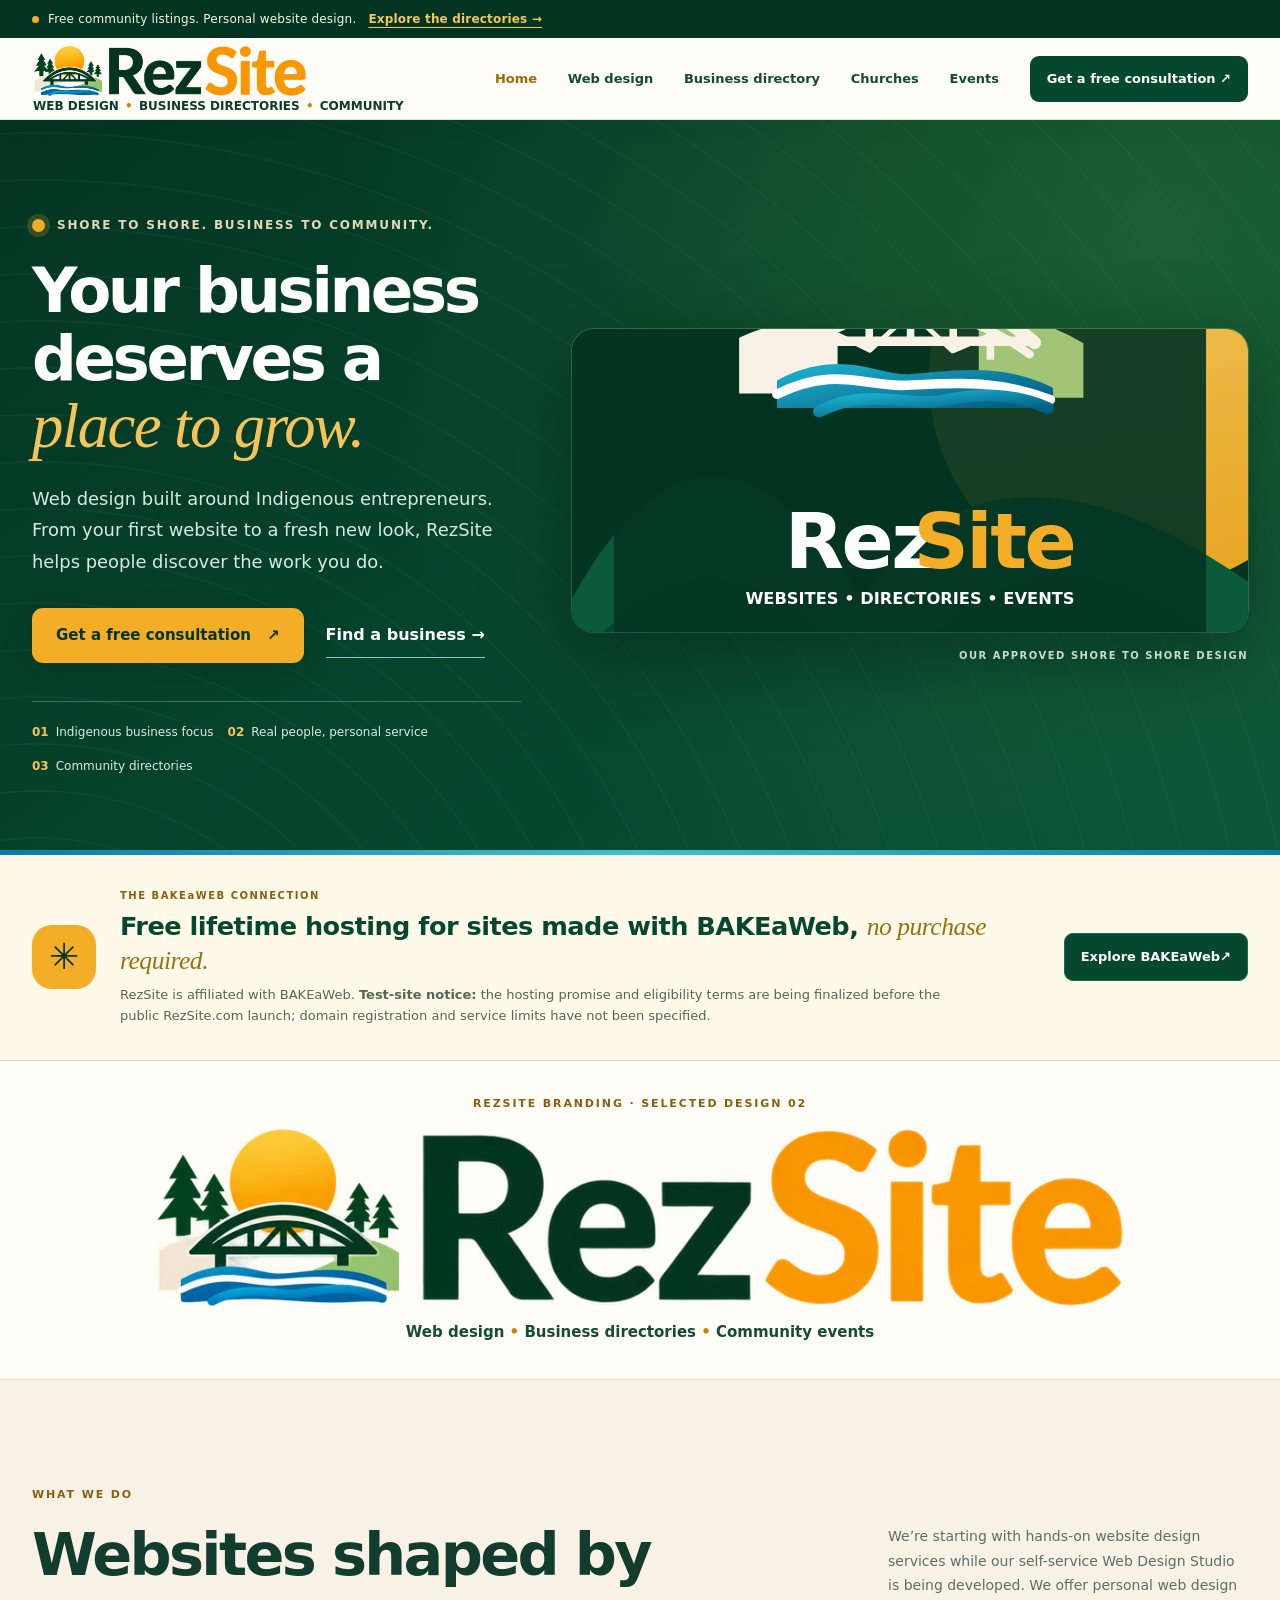
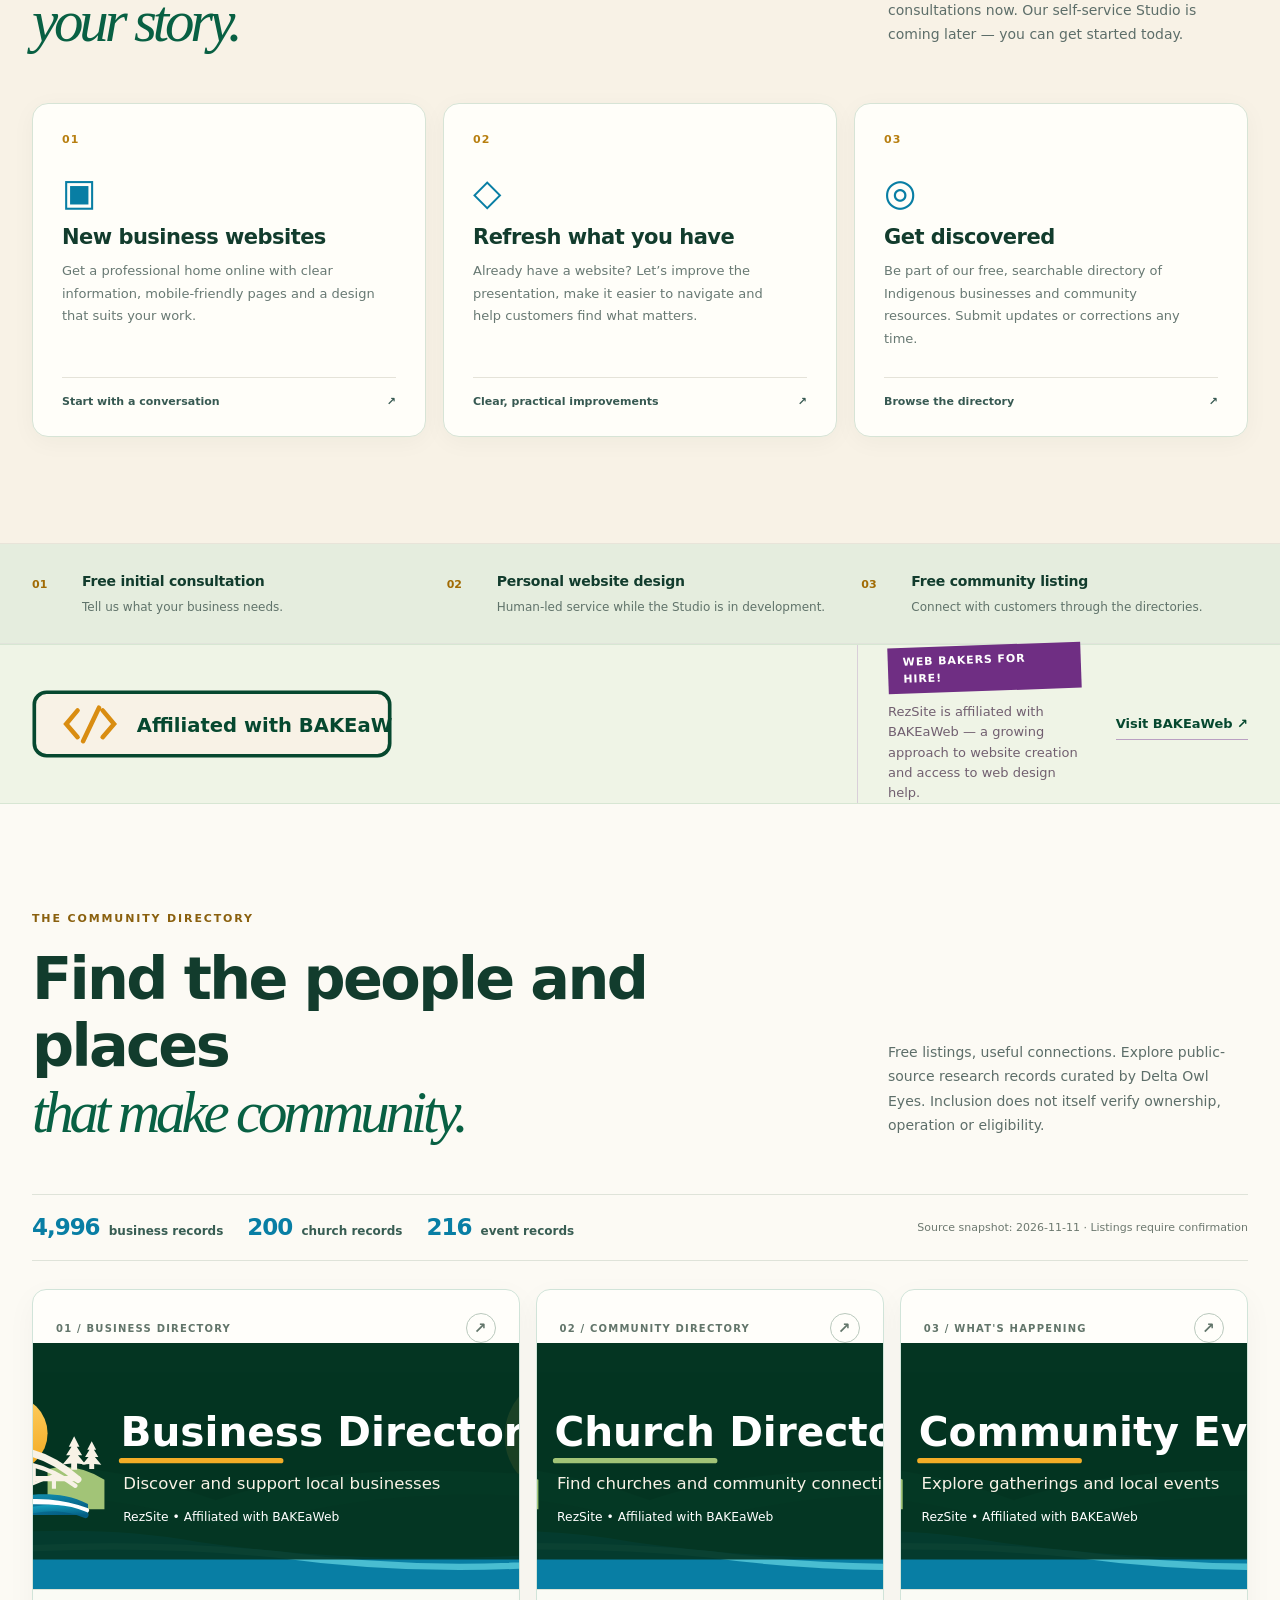
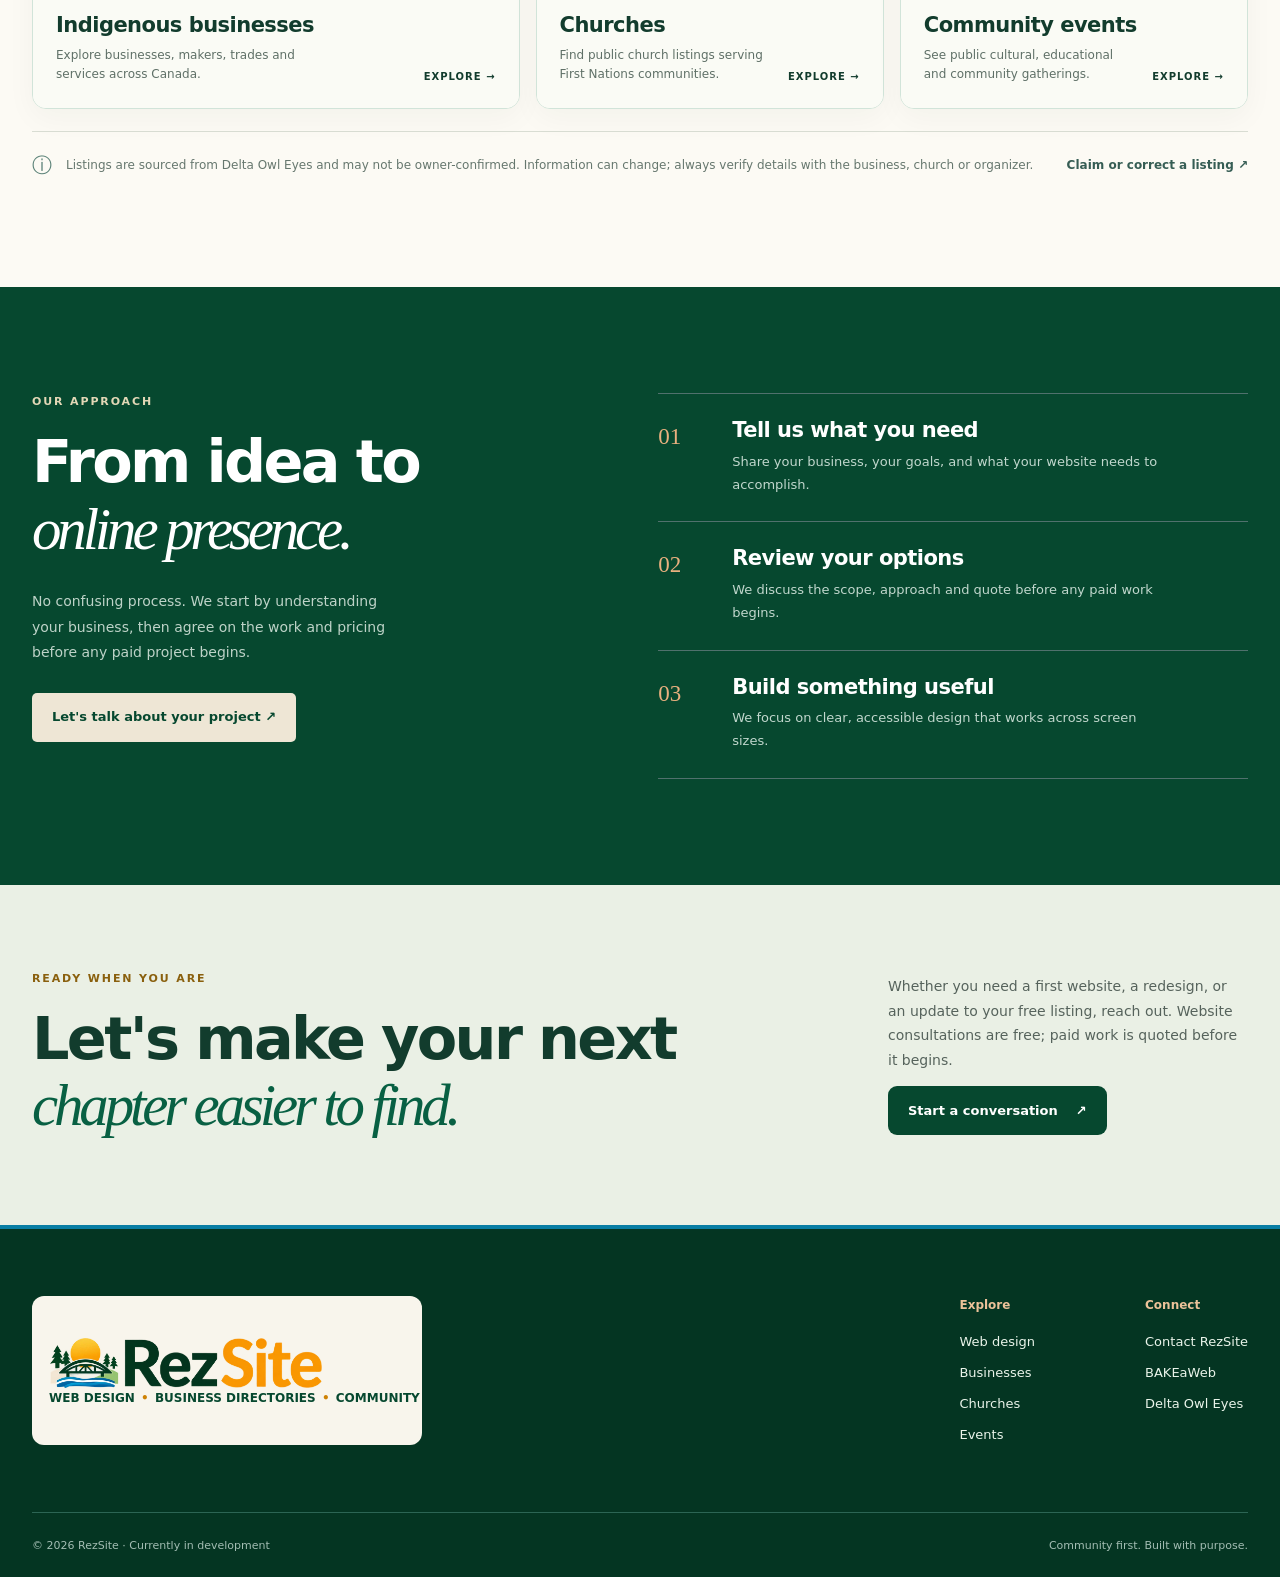
<file: testdesign/index.html>
<!DOCTYPE html>

<html lang="en-CA">
<head>
<meta charset="utf-8"/><meta content="width=device-width,initial-scale=1" name="viewport"/>
<title>RezSite | Web design for Indigenous businesses &amp; community directories</title>
<meta content="RezSite helps Indigenous entrepreneurs build professional websites, and connects communities through free business, church and event directories. Affiliated with BAKEaWeb." name="description"/>
<meta content="#103b3c" name="theme-color"/>
<link href="assets/site.css?v=shore-to-shore-13" rel="stylesheet"/>
<script defer="" src="assets/site.js"></script>
<link href="assets/brand/rezsite-favicon.svg" rel="icon" type="image/svg+xml"/><meta content="website" property="og:type"/><meta content="RezSite" property="og:site_name"/><meta content="light" name="color-scheme"/></head>
<body data-brand="shore-to-shore" data-page="home">
<a class="skip" href="#main">Skip to content</a>
<div class="announcement"><div class="container"><span aria-hidden="true" class="announce-dot"></span><span>Free community listings. Personal website design.</span><a href="directory.html?type=businesses">Explore the directories →</a></div></div>
<header class="site-header"><div class="container nav-wrap">
<a aria-label="RezSite — Web Design, Business Directories, Community" class="logo rezsite-readable-logo" href="index.html"><img alt="RezSite Shore to Shore, approved second logo variation: river, bridge, sunrise and forest" class="brand-logo-readable" height="210" src="assets/brand/rezsite-approved-bridge-equal-wordmark.svg" width="1075"/><span class="brand-services" aria-label="Web Design, Business Directories, Community"><span class="brand-services-desktop">WEB DESIGN <b aria-hidden="true">•</b> BUSINESS DIRECTORIES <b aria-hidden="true">•</b> COMMUNITY</span><span class="brand-services-mobile">WEB DESIGN <b aria-hidden="true">•</b> BUSINESS DIRECTORIES</span></span></a>
<button aria-controls="primary-nav" aria-expanded="false" aria-label="Open navigation" class="nav-toggle" type="button"><span></span><span></span><span></span></button>
<nav aria-label="Main navigation" class="nav-links" id="primary-nav"><a class="is-active" href="index.html">Home</a><a href="#services">Web design</a><a href="directory.html?type=businesses">Business directory</a><a href="directory.html?type=churches">Churches</a><a href="directory.html?type=events">Events</a><a class="nav-contact" href="mailto:leah@rezsite.com?subject=RezSite%20Website%20Consultation">Get a free consultation ↗</a></nav>
</div></header>
<main id="main">
<section aria-labelledby="hero-title" class="hero brand-hero">
<div class="container brand-hero-grid">
<div class="brand-hero-copy">
<p class="eyebrow light"><span aria-hidden="true" class="accent-dot"></span> SHORE TO SHORE. BUSINESS TO COMMUNITY.</p>
<h1 id="hero-title">Your business deserves a <em>place to grow.</em></h1>
<p class="brand-hero-lead">Web design built around Indigenous entrepreneurs. From your first website to a fresh new look, RezSite helps people discover the work you do.</p>
<div class="brand-hero-actions"><a class="button brand-button-gold" href="mailto:leah@rezsite.com?subject=RezSite%20Free%20Website%20Consultation">Get a free consultation <span aria-hidden="true">↗</span></a><a class="brand-text-link" href="directory.html?type=businesses">Find a business <span aria-hidden="true">→</span></a></div>
<div class="brand-hero-points"><span><b>01</b> Indigenous business focus</span><span><b>02</b> Real people, personal service</span><span><b>03</b> Community directories</span></div>
</div>
<div class="brand-hero-visual"><picture><source media="(max-width: 600px)" srcset="assets/brand/rezsite-mobile-hero.svg"/><img alt="RezSite Shore to Shore artwork: pine forests, arched bridge, winding blue river and a golden sunrise, with BAKEaWeb affiliation" fetchpriority="high" height="860" src="assets/brand/rezsite-home-hero.svg" width="1920"/></picture><span class="brand-art-caption">OUR APPROVED SHORE TO SHORE DESIGN</span></div>
</div>
<div aria-hidden="true" class="brand-river-wave"></div>
</section>
<section aria-labelledby="hosting-title" class="hosting-band"><div class="container hosting-band-inner">
<div aria-hidden="true" class="hosting-icon">✳</div><div class="hosting-copy"><p class="eyebrow">THE BAKEaWEB CONNECTION</p><h2 id="hosting-title">Free lifetime hosting for sites made with BAKEaWeb, <em>no purchase required.</em></h2><p>RezSite is affiliated with BAKEaWeb. <strong>Test-site notice:</strong> the hosting promise and eligibility terms are being finalized before the public RezSite.com launch; domain registration and service limits have not been specified.</p></div><a class="hosting-cta" href="https://bakeaweb.com/" rel="noopener noreferrer" target="_blank">Explore BAKEaWeb <span aria-hidden="true">↗</span></a>
</div></section><section class="approved-logo-feature" aria-label="RezSite approved brand identity"><div class="container approved-logo-frame"><p class="eyebrow">REZSITE BRANDING · SELECTED DESIGN 02</p><picture><source media="(max-width: 650px)" srcset="assets/brand/rezsite-approved-bridge-equal-wordmark.svg"/><img alt="Approved second RezSite logo, web design, business directories and community events, affiliated with BAKEaWeb" loading="lazy" src="assets/brand/rezsite-approved-bridge-equal-wordmark.svg" width="1200" height="400"/></picture><p class="brand-feature-caption">Web design <span aria-hidden="true">•</span> Business directories <span aria-hidden="true">•</span> Community events</p></div></section><section class="service-intro section-pad" id="services"><div class="container"><div class="section-head"><div><p class="eyebrow">WHAT WE DO</p><h2>Websites shaped by <br/><span class="serif-italic">your story.</span></h2></div><p>We’re starting with hands-on website design services while our self-service Web Design Studio is being developed. We offer personal web design consultations now. Our self-service Studio is coming later — you can get started today.</p></div>
<div class="service-grid"><article class="service-card"><span class="service-number">01</span><div class="service-symbol">▣</div><h3>New business websites</h3><p>Get a professional home online with clear information, mobile-friendly pages and a design that suits your work.</p><span class="service-foot">Start with a conversation <span aria-hidden="true">↗</span></span></article><article class="service-card"><span class="service-number">02</span><div class="service-symbol">◇</div><h3>Refresh what you have</h3><p>Already have a website? Let’s improve the presentation, make it easier to navigate and help customers find what matters.</p><span class="service-foot">Clear, practical improvements <span aria-hidden="true">↗</span></span></article><article class="service-card"><span class="service-number">03</span><div class="service-symbol">◎</div><h3>Get discovered</h3><p>Be part of our free, searchable directory of Indigenous businesses and community resources. Submit updates or corrections any time.</p><a class="service-foot" href="directory.html?type=businesses">Browse the directory <span aria-hidden="true">↗</span></a></article></div></div></section>
<section aria-label="Ways to begin" class="trust-strip"><div class="container trust-grid"><div><span class="trust-number">01</span><strong>Free initial consultation</strong><small>Tell us what your business needs.</small></div><div><span class="trust-number">02</span><strong>Personal website design</strong><small>Human-led service while the Studio is in development.</small></div><div><span class="trust-number">03</span><strong>Free community listing</strong><small>Connect with customers through the directories.</small></div></div></section>
<section class="partner-strip"><div class="container partner-inner"><div class="partner-label"><img alt="Affiliated with BAKEaWeb" height="75" src="assets/brand/rezsite-affiliation.svg" width="395"/></div><div class="partner-statement"><span class="baker-ribbon">WEB BAKERS FOR HIRE!</span><p>RezSite is affiliated with BAKEaWeb — a growing approach to website creation and access to web design help.</p></div><a class="partner-link" href="https://bakeaweb.com/" rel="noopener noreferrer" target="_blank">Visit BAKEaWeb <span aria-hidden="true">↗</span></a></div></section>
<section class="directory-section section-pad" id="directory"><div class="container"><div class="directory-head"><div><p class="eyebrow">THE COMMUNITY DIRECTORY</p><h2>Find the people and places<br/><span class="serif-italic">that make community.</span></h2></div><p>Free listings, useful connections. Explore public-source research records curated by Delta Owl Eyes. Inclusion does not itself verify ownership, operation or eligibility.</p></div><div aria-label="Directory snapshot totals" class="directory-meta homepage-meta">
<span><strong data-record-total="businesses">—</strong> business records</span>
<span><strong data-record-total="churches">—</strong> church records</span>
<span><strong data-record-total="events">—</strong> event records</span>
<small data-snapshot-date="">Source-linked public research · verification varies</small>
</div><div class="directory-grid"><a class="directory-tile featured" href="directory.html?type=businesses"><div class="tile-top"><span>01 / BUSINESS DIRECTORY</span><span class="arrow-bubble">↗</span></div><div class="tile-art brand-directory-art"><img alt="" height="460" loading="lazy" src="assets/brand/directory-businesses.svg" width="1600"/></div><div class="tile-bottom"><div><h3>Indigenous businesses</h3><p>Explore businesses, makers, trades and services across Canada.</p></div><span class="tile-action">EXPLORE <span aria-hidden="true">→</span></span></div></a><a class="directory-tile" href="directory.html?type=churches"><div class="tile-top"><span>02 / COMMUNITY DIRECTORY</span><span class="arrow-bubble">↗</span></div><div class="tile-art brand-directory-art"><img alt="" height="460" loading="lazy" src="assets/brand/directory-churches.svg" width="1600"/></div><div class="tile-bottom"><div><h3>Churches</h3><p>Find public church listings serving First Nations communities.</p></div><span class="tile-action">EXPLORE <span aria-hidden="true">→</span></span></div></a><a class="directory-tile" href="directory.html?type=events"><div class="tile-top"><span>03 / WHAT'S HAPPENING</span><span class="arrow-bubble">↗</span></div><div class="tile-art brand-directory-art"><img alt="" height="460" loading="lazy" src="assets/brand/directory-events.svg" width="1600"/></div><div class="tile-bottom"><div><h3>Community events</h3><p>See public cultural, educational and community gatherings.</p></div><span class="tile-action">EXPLORE <span aria-hidden="true">→</span></span></div></a></div><div class="directory-note"><span aria-hidden="true">ⓘ</span><p>Listings are sourced from Delta Owl Eyes and may not be owner-confirmed. Information can change; always verify details with the business, church or organizer.</p><a href="mailto:leah@rezsite.com?subject=RezSite%20Directory%20Listing%20Update">Claim or correct a listing <span aria-hidden="true">↗</span></a></div></div></section>
<section class="process-section section-pad" id="how-it-works"><div class="container process-grid"><div><p class="eyebrow light">OUR APPROACH</p><h2>From idea to<br/><span class="serif-italic">online presence.</span></h2><p>No confusing process. We start by understanding your business, then agree on the work and pricing before any paid project begins.</p><a class="button button-cream" href="mailto:leah@rezsite.com?subject=RezSite%20Website%20Inquiry">Let's talk about your project ↗</a></div><div class="process-steps"><article><span>01</span><div><h3>Tell us what you need</h3><p>Share your business, your goals, and what your website needs to accomplish.</p></div></article><article><span>02</span><div><h3>Review your options</h3><p>We discuss the scope, approach and quote before any paid work begins.</p></div></article><article><span>03</span><div><h3>Build something useful</h3><p>We focus on clear, accessible design that works across screen sizes.</p></div></article></div></div></section>
<section class="closing-section"><div class="container closing-inner" data-brand="final"><div><p class="eyebrow">READY WHEN YOU ARE</p><h2>Let's make your next<br/><span class="serif-italic">chapter easier to find.</span></h2></div><div><p>Whether you need a first website, a redesign, or an update to your free listing, reach out. Website consultations are free; paid work is quoted before it begins.</p><a class="button button-dark" href="mailto:leah@rezsite.com?subject=RezSite%20Website%20Consultation">Start a conversation <span aria-hidden="true">↗</span></a></div></div></section>
</main><footer class="site-footer"><div class="container footer-main"><a aria-label="RezSite — home" class="logo footer-logo rezsite-readable-logo" href="index.html"><img alt="RezSite Shore to Shore approved logo variation two" class="brand-logo-readable" height="210" loading="lazy" src="assets/brand/rezsite-approved-bridge-equal-wordmark.svg" width="1075"/><span class="brand-services"><span class="brand-services-desktop">WEB DESIGN <b aria-hidden="true">•</b> BUSINESS DIRECTORIES <b aria-hidden="true">•</b> COMMUNITY</span><span class="brand-services-mobile">WEB DESIGN <b aria-hidden="true">•</b> BUSINESS DIRECTORIES</span></span></a><div class="footer-columns"><div><b>Explore</b><a href="index.html#services">Web design</a><a href="directory.html?type=businesses">Businesses</a><a href="directory.html?type=churches">Churches</a><a href="directory.html?type=events">Events</a></div><div><b>Connect</b><a href="mailto:leah@rezsite.com?subject=RezSite%20Inquiry">Contact RezSite</a><a href="https://bakeaweb.com/" rel="noopener noreferrer" target="_blank">BAKEaWeb</a><a href="https://deltaowleyes.ca/" rel="noopener noreferrer" target="_blank">Delta Owl Eyes</a></div></div></div><div class="container footer-bottom"><span>© <span data-year="">2026</span> RezSite · Currently in development</span><span>Community first. Built with purpose.</span></div></footer>
</body></html>
</file>
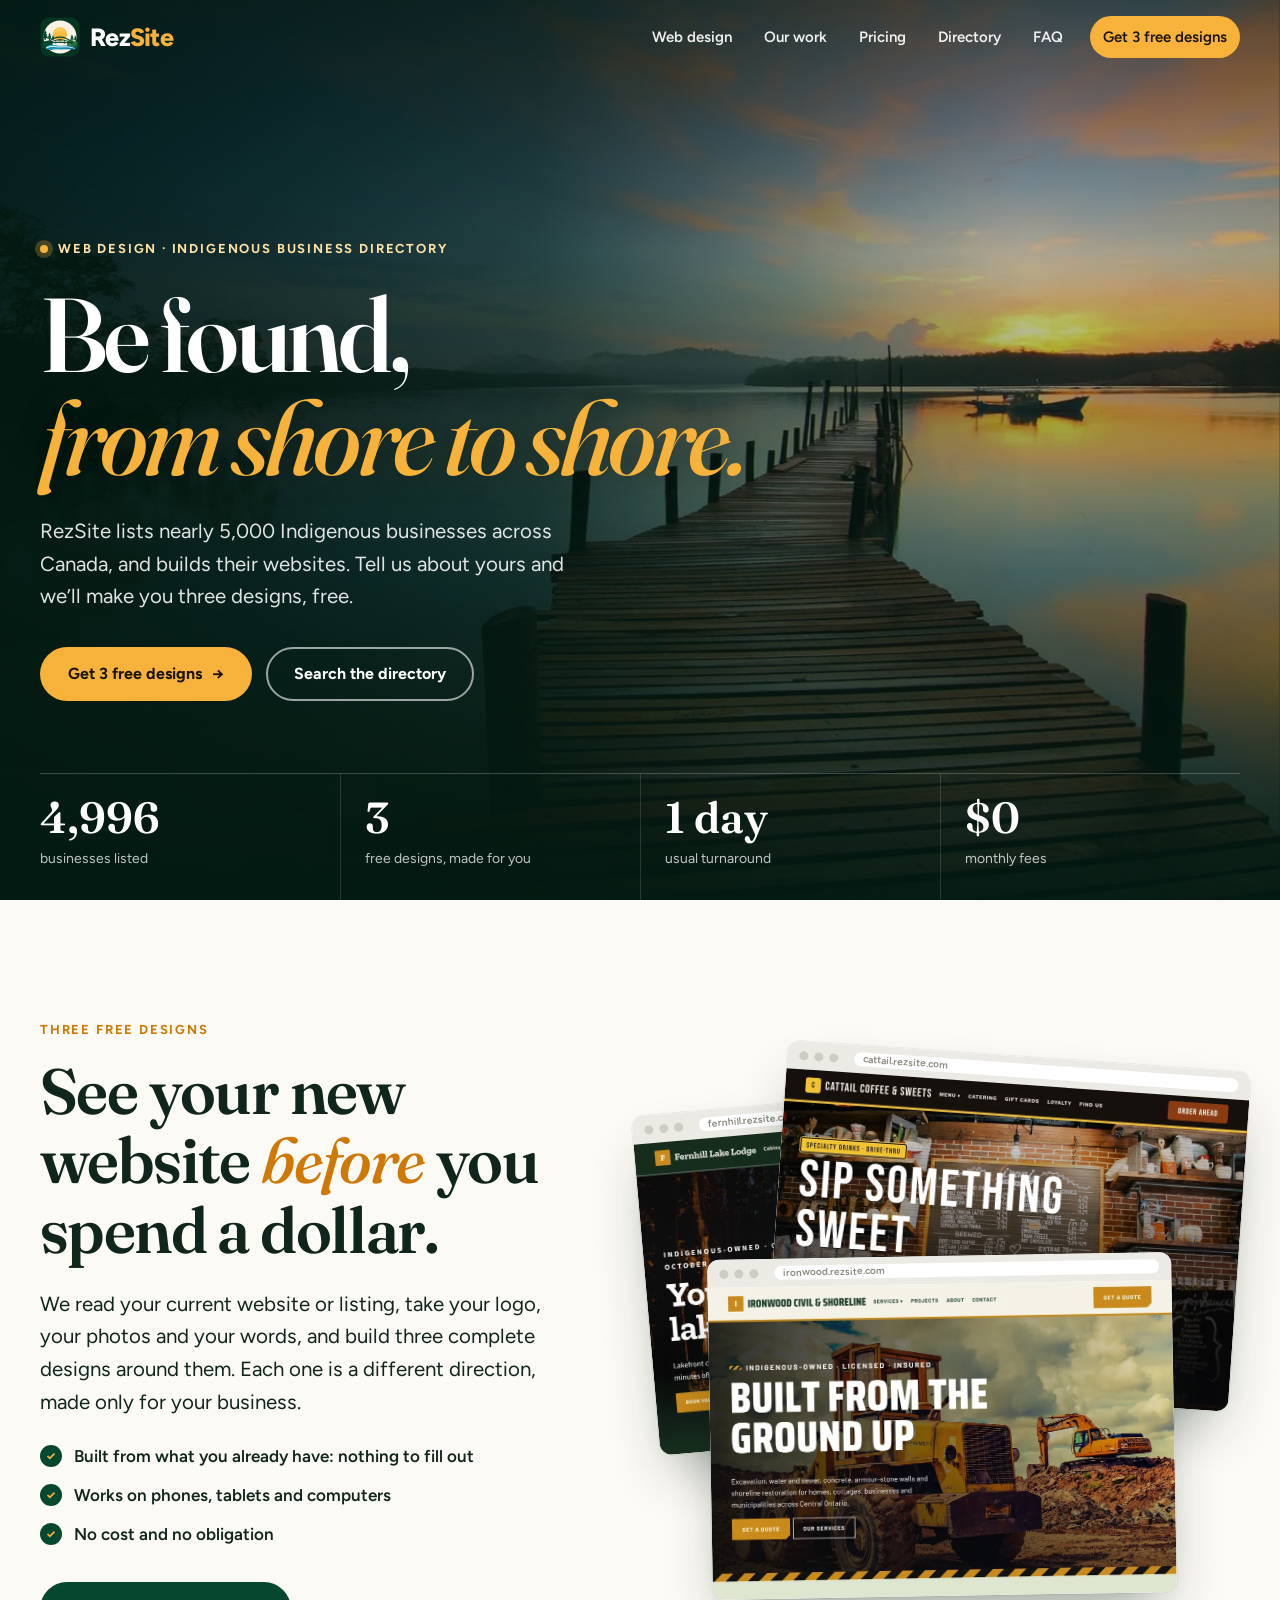
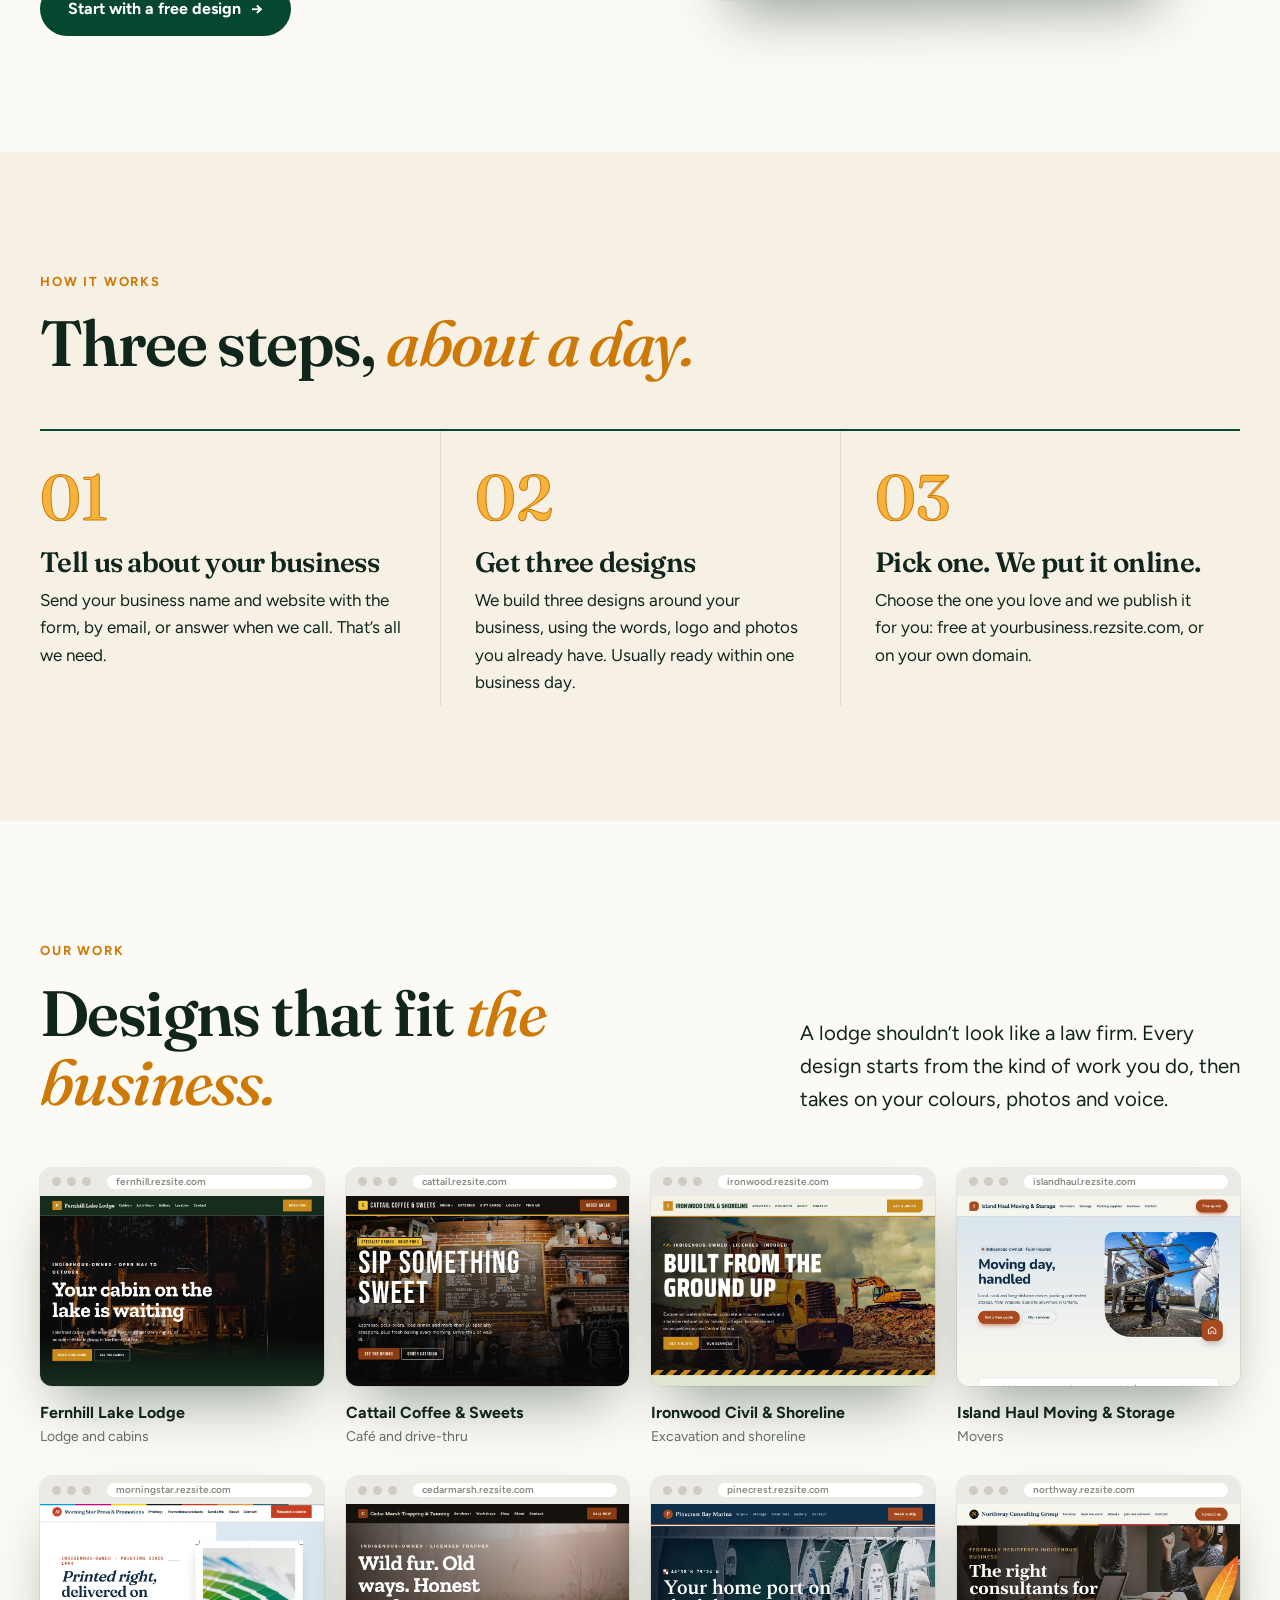
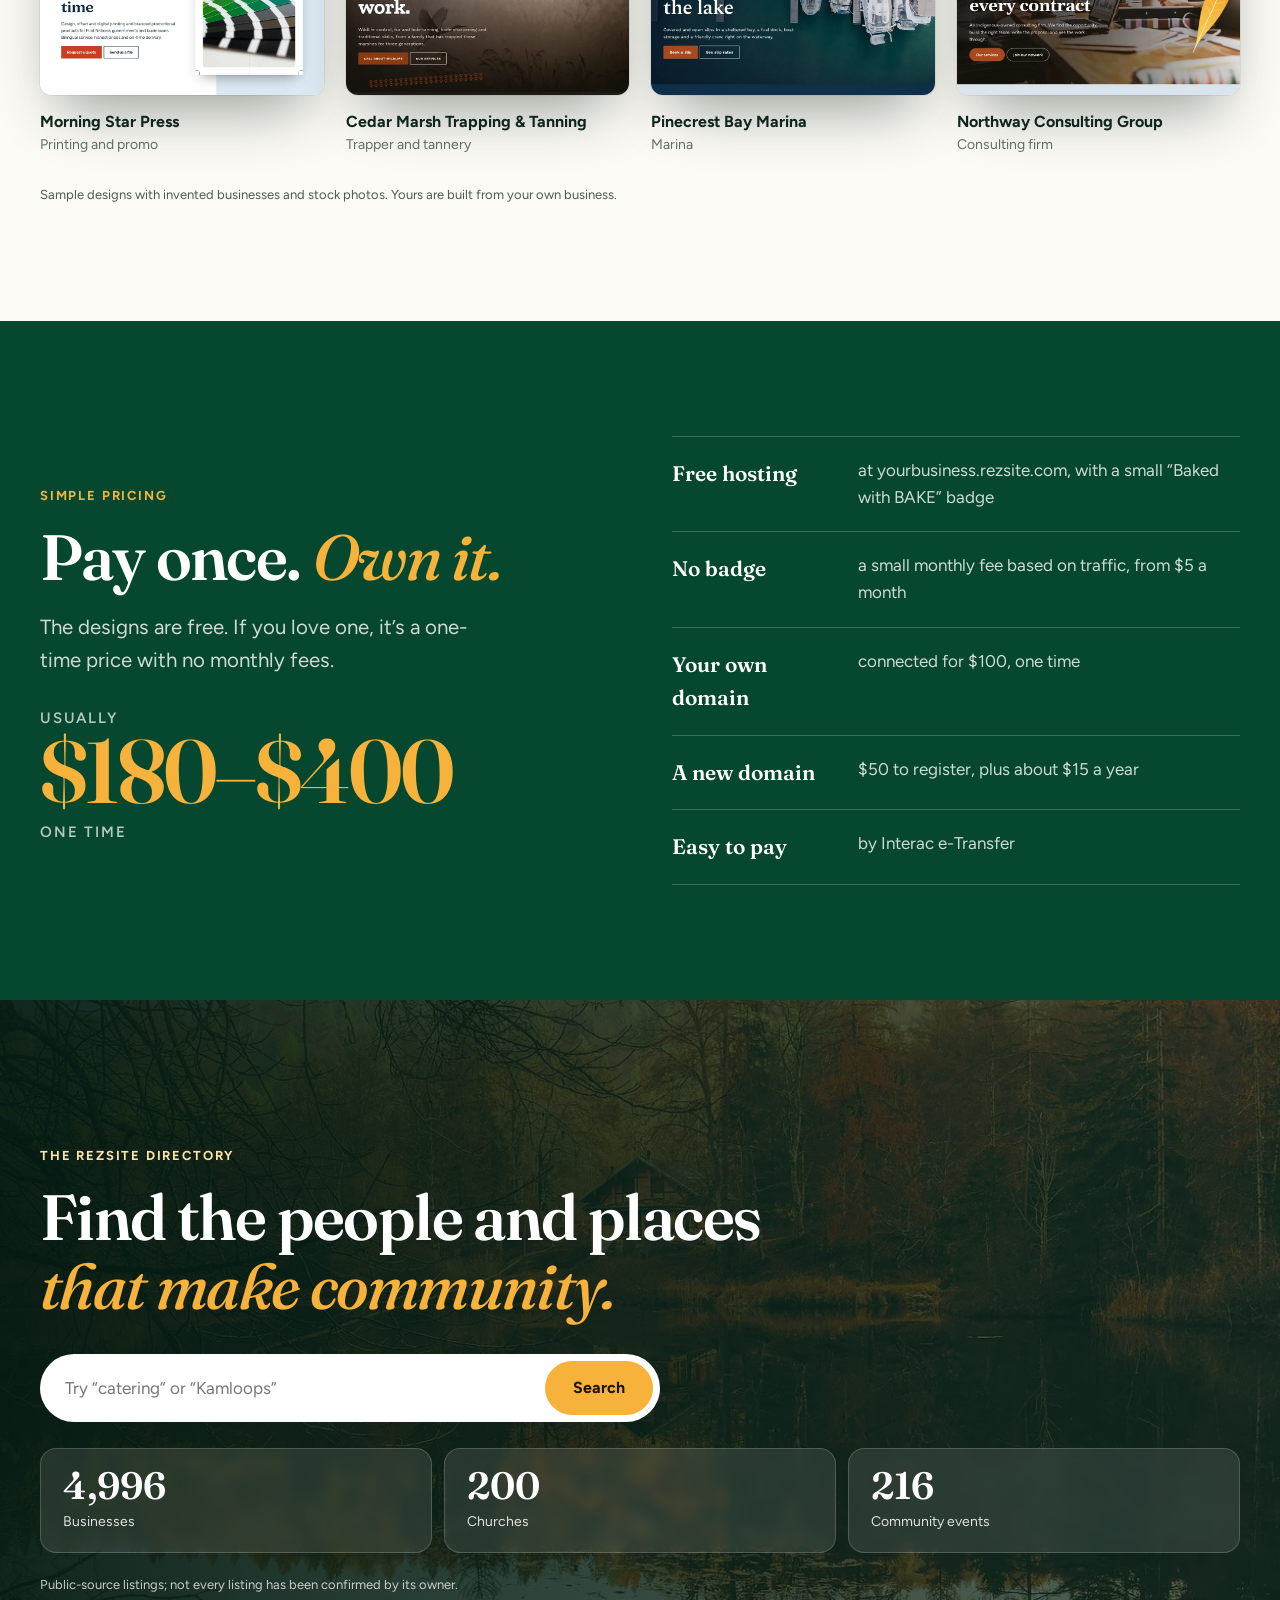
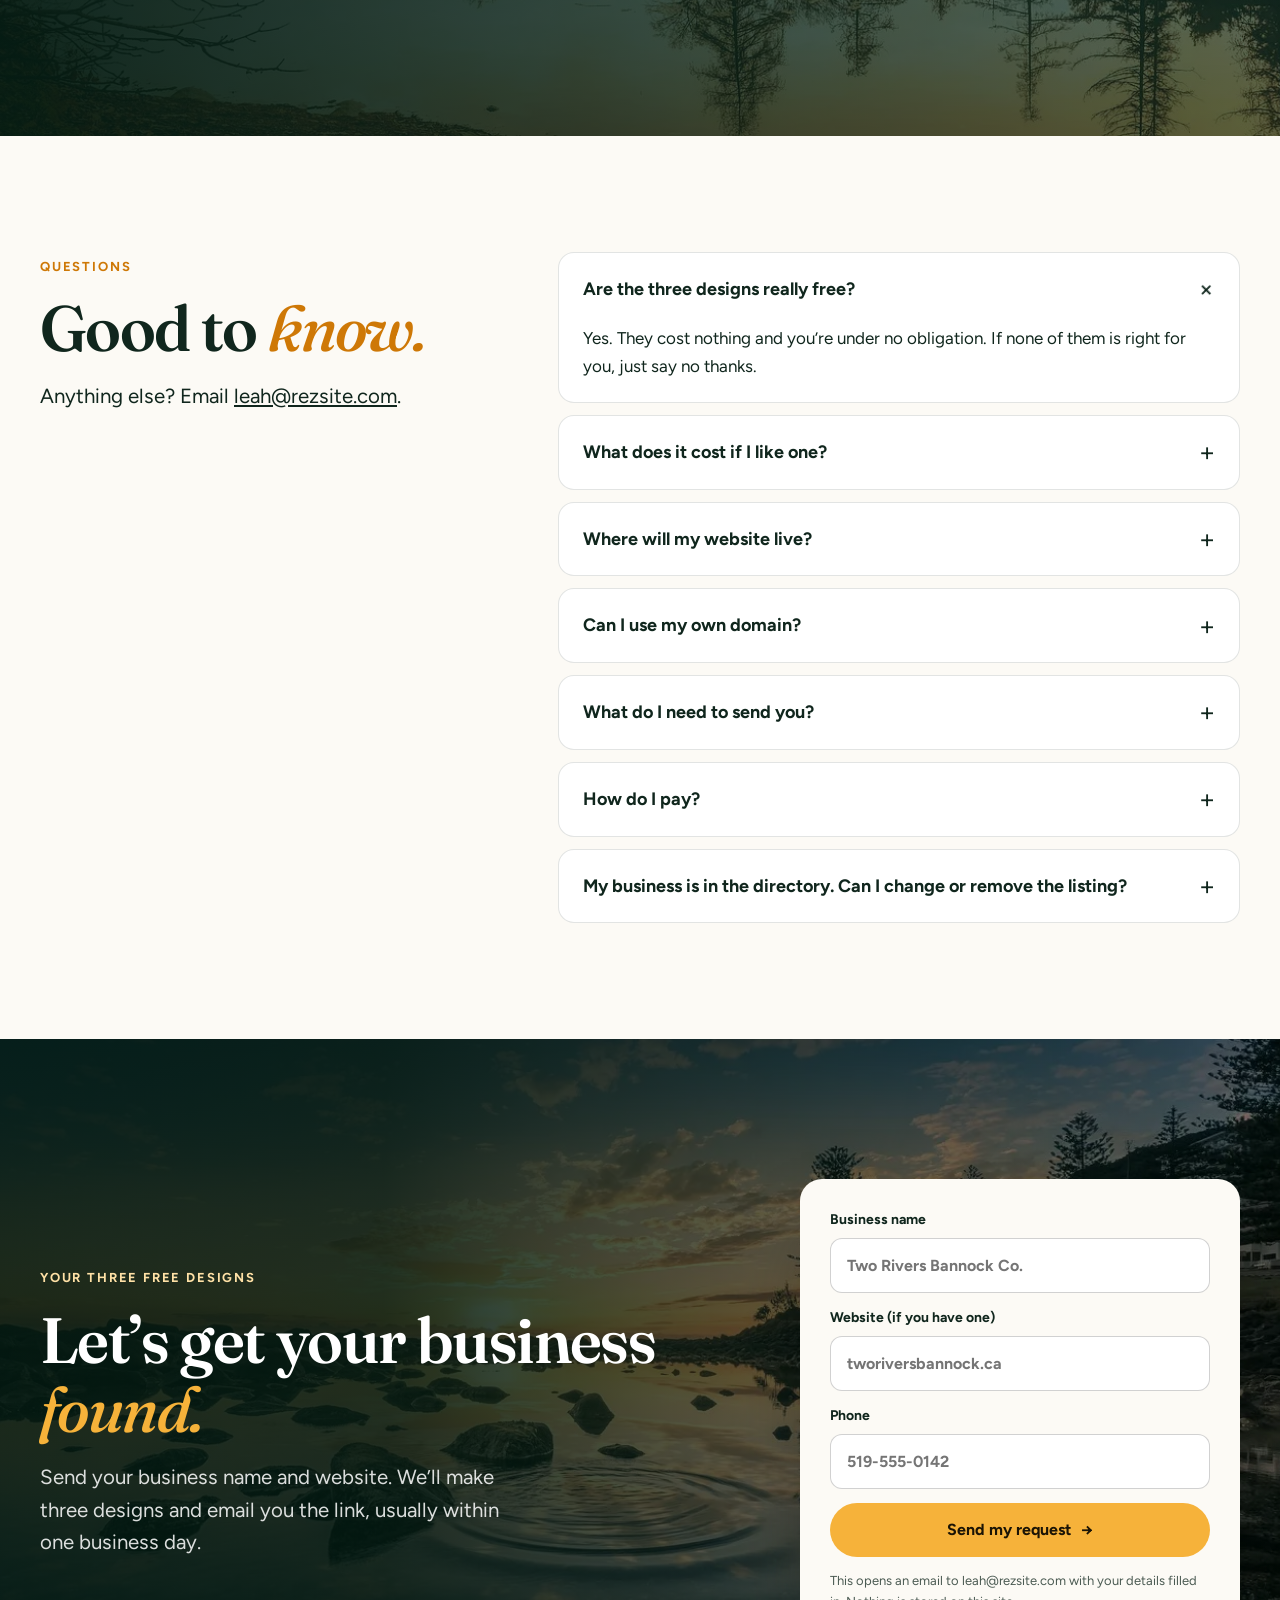
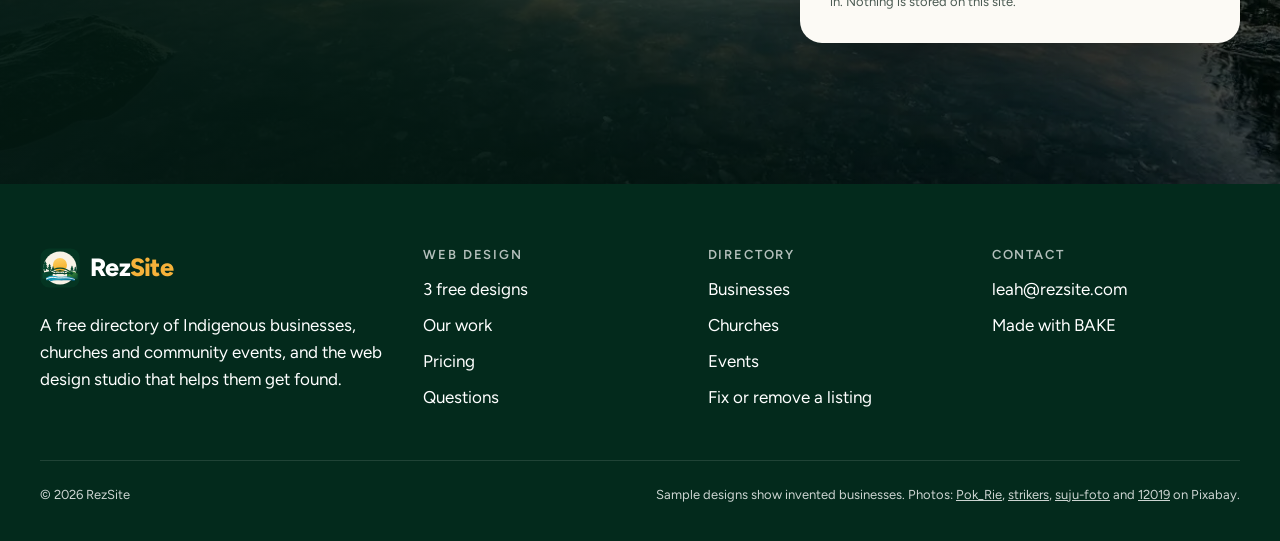
<file: pitch/1/index.html>
<!doctype html>
<html lang="en-CA"><head><meta charset="utf-8"><meta name="viewport" content="width=device-width,initial-scale=1">
<meta name="robots" content="noindex">
<title>RezSite | Websites and a directory for Indigenous businesses</title><meta name="description" content="Three free website designs for Indigenous businesses, and a free directory of Indigenous businesses, churches and community events across Canada.">
<meta name="theme-color" content="#06482F"><link rel="icon" type="image/svg+xml" href="../../assets/brand/rezsite-favicon.svg">
<link rel="preconnect" href="https://fonts.googleapis.com"><link rel="preconnect" href="https://fonts.gstatic.com" crossorigin>
<link rel="stylesheet" href="https://fonts.googleapis.com/css2?family=Fraunces:ital,opsz,wght@0,9..144,500..800;1,9..144,500..700&family=Figtree:wght@400;500;600;700;800&display=swap">
<link rel="stylesheet" href="../shared/base.css"><link rel="stylesheet" href="theme.css">
<script>window.REZ_DATA='../../';</script><script defer src="../shared/site.js"></script>
</head>
<body class="d1"><a class="skip" href="#main">Skip to content</a>
<header class="top"><div class="wrap nav-wrap"><a class="brand " href="index.html" aria-label="RezSite home"><img src="../../assets/brand/rezsite-favicon.svg" alt="" width="40" height="40"><span><span class="rez">Rez</span><span class="site">Site</span></span></a>
<button class="nav-toggle" type="button" aria-controls="primary-nav" aria-expanded="false" aria-label="Open menu"><span></span><span></span><span></span></button>
<nav class="nav-links" id="primary-nav" aria-label="Main">
<a href="#designs">Web design</a><a href="#work">Our work</a><a href="#pricing">Pricing</a>
<a href="directory.html?type=businesses">Directory</a><a href="#faq">FAQ</a>
<a class="nav-cta" href="#start">Get 3 free designs</a></nav></div></header>
<main id="main">
<section class="hero"><img class="hero-img" src="../shared/img/dock-sunset.webp" alt="" width="1280" height="853" fetchpriority="high">
<div class="wrap hero-in"><p class="eyebrow"><span class="dot"></span>Web design · Indigenous business directory</p>
<h1>Be found,<br><em>from shore to shore.</em></h1>
<p class="lede">RezSite lists nearly 5,000 Indigenous businesses across Canada, and builds their websites. Tell us about yours and we’ll make you three designs, free.</p>
<div class="hero-ctas"><a class="btn btn-sun" href="#start">Get 3 free designs <span class="arr" aria-hidden="true">→</span></a><a class="btn btn-ghost" href="directory.html?type=businesses">Search the directory</a></div></div>
<div class="wrap"><dl class="hero-stats">
<div><dt><span data-record-total="businesses">4,996</span></dt><dd>businesses listed</dd></div>
<div><dt>3</dt><dd>free designs, made for you</dd></div>
<div><dt>1 day</dt><dd>usual turnaround</dd></div>
<div><dt>$0</dt><dd>monthly fees</dd></div></dl></div></section>

<section class="section intro" id="designs"><div class="wrap intro-grid">
<div class="intro-copy" data-reveal><p class="eyebrow">Three free designs</p>
<h2>See your new website <em>before</em> you spend a dollar.</h2>
<p class="lede">We read your current website or listing, take your logo, your photos and your words, and build three complete designs around them. Each one is a different direction, made only for your business.</p>
<ul class="ticks"><li>Built from what you already have: nothing to fill out</li><li>Works on phones, tablets and computers</li><li>No cost and no obligation</li></ul>
<a class="btn btn-pine" href="#start">Start with a free design <span class="arr" aria-hidden="true">→</span></a></div>
<div class="fan" aria-hidden="true">
<div class="fan-1"><div class="browser"><div class="bar"><i></i><i></i><i></i><b>fernhill.rezsite.com</b></div><img src="../shared/img/timber-b.webp" alt="Sample design for Fernhill Lake Lodge" width="960" height="645" loading="lazy"></div></div>
<div class="fan-2"><div class="browser"><div class="bar"><i></i><i></i><i></i><b>cattail.rezsite.com</b></div><img src="../shared/img/letterboard-a.webp" alt="Sample design for Cattail Coffee &amp; Sweets" width="960" height="645" loading="lazy"></div></div>
<div class="fan-3"><div class="browser"><div class="bar"><i></i><i></i><i></i><b>ironwood.rezsite.com</b></div><img src="../shared/img/bedrock-a.webp" alt="Sample design for Ironwood Civil &amp; Shoreline" width="960" height="645" loading="lazy"></div></div></div></div></section>

<section class="section how"><div class="wrap"><div class="sec-head"><p class="eyebrow">How it works</p><h2>Three steps, <em>about a day.</em></h2></div>
<ol class="steps"><li data-reveal><span class="num">01</span><h3>Tell us about your business</h3><p>Send your business name and website with the form, by email, or answer when we call. That’s all we need.</p></li><li data-reveal><span class="num">02</span><h3>Get three designs</h3><p>We build three designs around your business, using the words, logo and photos you already have. Usually ready within one business day.</p></li><li data-reveal><span class="num">03</span><h3>Pick one. We put it online.</h3><p>Choose the one you love and we publish it for you: free at yourbusiness.rezsite.com, or on your own domain.</p></li></ol></div></section>

<section class="section work" id="work"><div class="wrap"><div class="sec-head split"><div><p class="eyebrow">Our work</p><h2>Designs that fit <em>the business.</em></h2></div>
<p class="lede">A lodge shouldn’t look like a law firm. Every design starts from the kind of work you do, then takes on your colours, photos and voice.</p></div>
<div class="work-grid"><figure class="work-card" data-reveal><div class="browser"><div class="bar"><i></i><i></i><i></i><b>fernhill.rezsite.com</b></div><img src="../shared/img/timber-b.webp" alt="Sample design for Fernhill Lake Lodge" width="960" height="645" loading="lazy"></div><figcaption><b>Fernhill Lake Lodge</b><span>Lodge and cabins</span></figcaption></figure><figure class="work-card" data-reveal><div class="browser"><div class="bar"><i></i><i></i><i></i><b>cattail.rezsite.com</b></div><img src="../shared/img/letterboard-a.webp" alt="Sample design for Cattail Coffee &amp; Sweets" width="960" height="645" loading="lazy"></div><figcaption><b>Cattail Coffee &amp; Sweets</b><span>Café and drive-thru</span></figcaption></figure><figure class="work-card" data-reveal><div class="browser"><div class="bar"><i></i><i></i><i></i><b>ironwood.rezsite.com</b></div><img src="../shared/img/bedrock-a.webp" alt="Sample design for Ironwood Civil &amp; Shoreline" width="960" height="645" loading="lazy"></div><figcaption><b>Ironwood Civil &amp; Shoreline</b><span>Excavation and shoreline</span></figcaption></figure><figure class="work-card" data-reveal><div class="browser"><div class="bar"><i></i><i></i><i></i><b>islandhaul.rezsite.com</b></div><img src="../shared/img/homeward-b.webp" alt="Sample design for Island Haul Moving &amp; Storage" width="960" height="645" loading="lazy"></div><figcaption><b>Island Haul Moving &amp; Storage</b><span>Movers</span></figcaption></figure><figure class="work-card" data-reveal><div class="browser"><div class="bar"><i></i><i></i><i></i><b>morningstar.rezsite.com</b></div><img src="../shared/img/colophon-a.webp" alt="Sample design for Morning Star Press" width="960" height="645" loading="lazy"></div><figcaption><b>Morning Star Press</b><span>Printing and promo</span></figcaption></figure><figure class="work-card" data-reveal><div class="browser"><div class="bar"><i></i><i></i><i></i><b>cedarmarsh.rezsite.com</b></div><img src="../shared/img/trapline-a.webp" alt="Sample design for Cedar Marsh Trapping &amp; Tanning" width="960" height="645" loading="lazy"></div><figcaption><b>Cedar Marsh Trapping &amp; Tanning</b><span>Trapper and tannery</span></figcaption></figure><figure class="work-card" data-reveal><div class="browser"><div class="bar"><i></i><i></i><i></i><b>pinecrest.rezsite.com</b></div><img src="../shared/img/harbour-a.webp" alt="Sample design for Pinecrest Bay Marina" width="960" height="645" loading="lazy"></div><figcaption><b>Pinecrest Bay Marina</b><span>Marina</span></figcaption></figure><figure class="work-card" data-reveal><div class="browser"><div class="bar"><i></i><i></i><i></i><b>northway.rezsite.com</b></div><img src="../shared/img/quill-a.webp" alt="Sample design for Northway Consulting Group" width="960" height="645" loading="lazy"></div><figcaption><b>Northway Consulting Group</b><span>Consulting firm</span></figcaption></figure></div><p class="note work-note">Sample designs with invented businesses and stock photos. Yours are built from your own business.</p></div></section>

<section class="section pricing" id="pricing"><div class="wrap price-grid">
<div data-reveal><p class="eyebrow">Simple pricing</p><h2>Pay once. <em>Own it.</em></h2>
<p class="lede">The designs are free. If you love one, it’s a one-time price with no monthly fees.</p>
<p class="price"><span class="from">usually</span> $180–$400 <span class="once">one time</span></p></div>
<ul class="price-list" data-reveal>
<li><b>Free hosting</b><span>at yourbusiness.rezsite.com, with a small “Baked with BAKE” badge</span></li>
<li><b>No badge</b><span>a small monthly fee based on traffic, from $5 a month</span></li>
<li><b>Your own domain</b><span>connected for $100, one time</span></li>
<li><b>A new domain</b><span>$50 to register, plus about $15 a year</span></li>
<li><b>Easy to pay</b><span>by Interac e-Transfer</span></li></ul></div></section>

<section class="directory-band"><img src="../shared/img/autumn-lake.webp" alt="" width="1280" height="721" loading="lazy">
<div class="wrap band-in" data-reveal><p class="eyebrow">The RezSite directory</p>
<h2>Find the people and places <em>that make community.</em></h2>
<form class="dir-search" data-dir-search role="search"><label class="sr-only" for="q1">Search the directory</label><input id="q1" name="q" type="search" placeholder="Try “catering” or “Kamloops”"><button class="btn btn-sun" type="submit">Search</button></form>
<div class="band-tiles">
<a href="directory.html?type=businesses"><b data-record-total="businesses">4,996</b><span>Businesses</span></a>
<a href="directory.html?type=churches"><b data-record-total="churches">200</b><span>Churches</span></a>
<a href="directory.html?type=events"><b data-record-total="events">216</b><span>Community events</span></a></div>
<p class="note">Public-source listings; not every listing has been confirmed by its owner.</p></div></section>

<section class="section faq-sec" id="faq"><div class="wrap faq-grid"><div class="sec-head"><p class="eyebrow">Questions</p><h2>Good to <em>know.</em></h2><p class="lede">Anything else? Email <a href="mailto:leah@rezsite.com">leah@rezsite.com</a>.</p></div><div class="faq"><details open><summary>Are the three designs really free?</summary><p>Yes. They cost nothing and you’re under no obligation. If none of them is right for you, just say no thanks.</p></details><details><summary>What does it cost if I like one?</summary><p>A one-time price, usually $180 to $400 depending on the design. There are no monthly fees. For a bigger site, we quote it after you’ve seen the designs.</p></details><details><summary>Where will my website live?</summary><p>Hosting is free at an address like yourbusiness.rezsite.com, with a small “Baked with BAKE” badge at the bottom of your pages. To remove the badge, there’s a small monthly fee based on how busy your site is, starting at $5 a month.</p></details><details><summary>Can I use my own domain?</summary><p>Yes. We connect a domain you already own for $100, one time. Or we register a new one for you for $50, plus the yearly domain fee (usually about $15 a year).</p></details><details><summary>What do I need to send you?</summary><p>Nothing to start. We use the words, photos and logo from your current website or listing. You can send new photos or changes any time.</p></details><details><summary>How do I pay?</summary><p>By Interac e-Transfer. We send the details along with your designs.</p></details><details><summary>My business is in the directory. Can I change or remove the listing?</summary><p>Yes. Email us and we’ll correct your listing or remove it, whichever you prefer.</p></details></div></div></section>

<section class="start" id="start"><img src="../shared/img/shore-sunset.webp" alt="" width="1280" height="723" loading="lazy">
<div class="wrap start-in"><div class="start-copy"><p class="eyebrow">Your three free designs</p><h2>Let’s get your business <em>found.</em></h2>
<p class="lede">Send your business name and website. We’ll make three designs and email you the link, usually within one business day.</p></div>
<div class="start-card"><form class="req" data-request="leah@rezsite.com" novalidate>
<label>Business name<input name="business" autocomplete="organization" placeholder="Two Rivers Bannock Co." required></label>
<label>Website (if you have one)<input name="website" inputmode="url" autocomplete="url" placeholder="tworiversbannock.ca"></label>
<label>Phone<input name="phone" type="tel" autocomplete="tel" placeholder="519-555-0142"></label>
<p data-error hidden role="alert"></p>
<button class="btn btn-sun" type="submit">Send my request <span class="arr" aria-hidden="true">→</span></button>
<p class="note">This opens an email to leah@rezsite.com with your details filled in. Nothing is stored on this site.</p></form></div></div></section>
</main><footer class="foot "><div class="wrap"><div class="foot-grid">
<div><a class="brand foot-brand" href="index.html" aria-label="RezSite home"><img src="../../assets/brand/rezsite-favicon.svg" alt="" width="40" height="40"><span><span class="rez">Rez</span><span class="site">Site</span></span></a><p style="margin-top:16px;max-width:36ch">A free directory of Indigenous businesses, churches and community events, and the web design studio that helps them get found.</p></div>
<div><h4>Web design</h4><ul><li><a href="index.html#designs">3 free designs</a></li><li><a href="index.html#work">Our work</a></li><li><a href="index.html#pricing">Pricing</a></li><li><a href="index.html#faq">Questions</a></li></ul></div>
<div><h4>Directory</h4><ul><li><a href="directory.html?type=businesses">Businesses</a></li><li><a href="directory.html?type=churches">Churches</a></li><li><a href="directory.html?type=events">Events</a></li><li><a href="mailto:leah@rezsite.com?subject=Directory%20listing">Fix or remove a listing</a></li></ul></div>
<div><h4>Contact</h4><ul><li><a href="mailto:leah@rezsite.com">leah@rezsite.com</a></li><li><a href="https://bakeaweb.com/" rel="noopener">Made with BAKE</a></li></ul></div>
</div><div class="foot-bottom"><span>© <span data-year>2026</span> RezSite</span><span class="credits">Sample designs show invented businesses. Photos: <a href="https://pixabay.com/photos/sunrise-jetty-lake-pier-sky-1634197/" rel="noopener">Pok_Rie</a>, <a href="https://pixabay.com/photos/lake-sunset-rocks-bank-conifers-1802337/" rel="noopener">strikers</a>, <a href="https://pixabay.com/photos/northern-lights-aurora-night-7677986/" rel="noopener">suju-foto</a> and <a href="https://pixabay.com/photos/autumn-fall-cottage-house-hut-2021154/" rel="noopener">12019</a> on Pixabay.</span></div></div></footer></body></html>
</file>
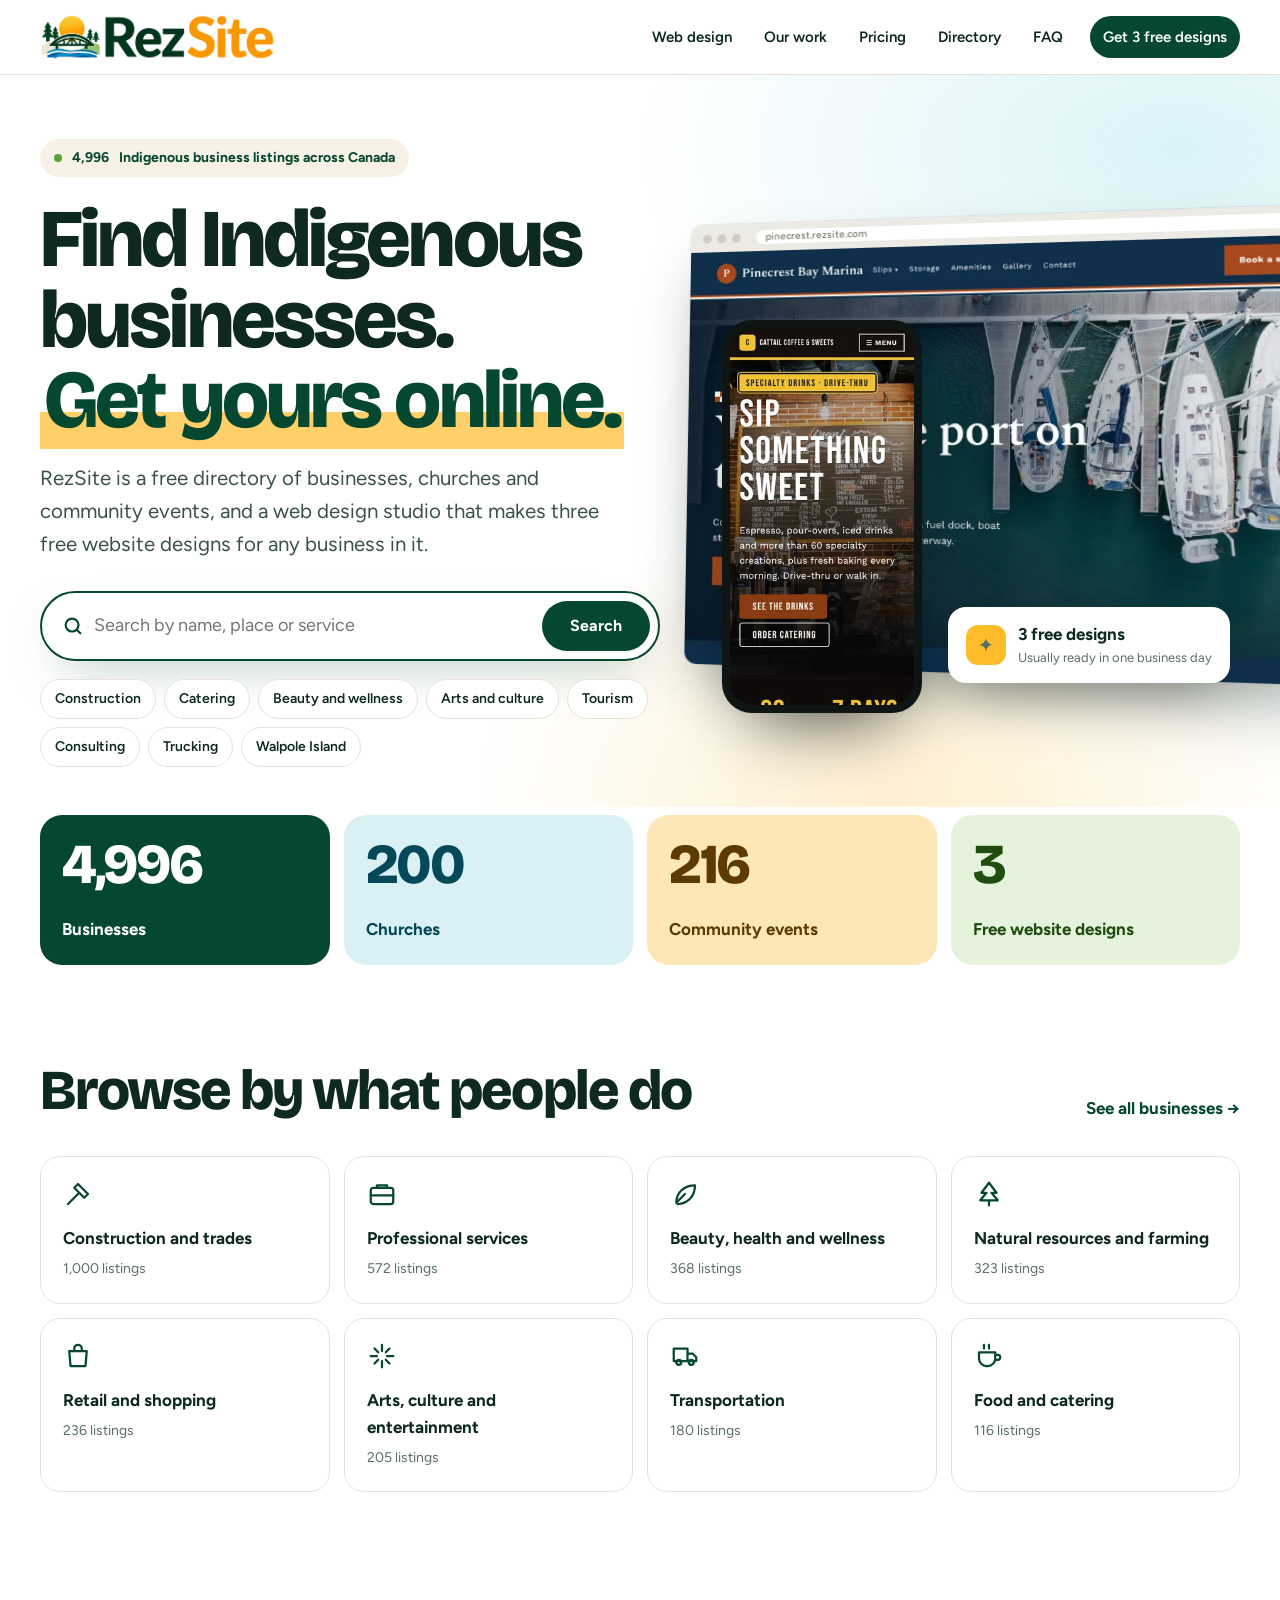
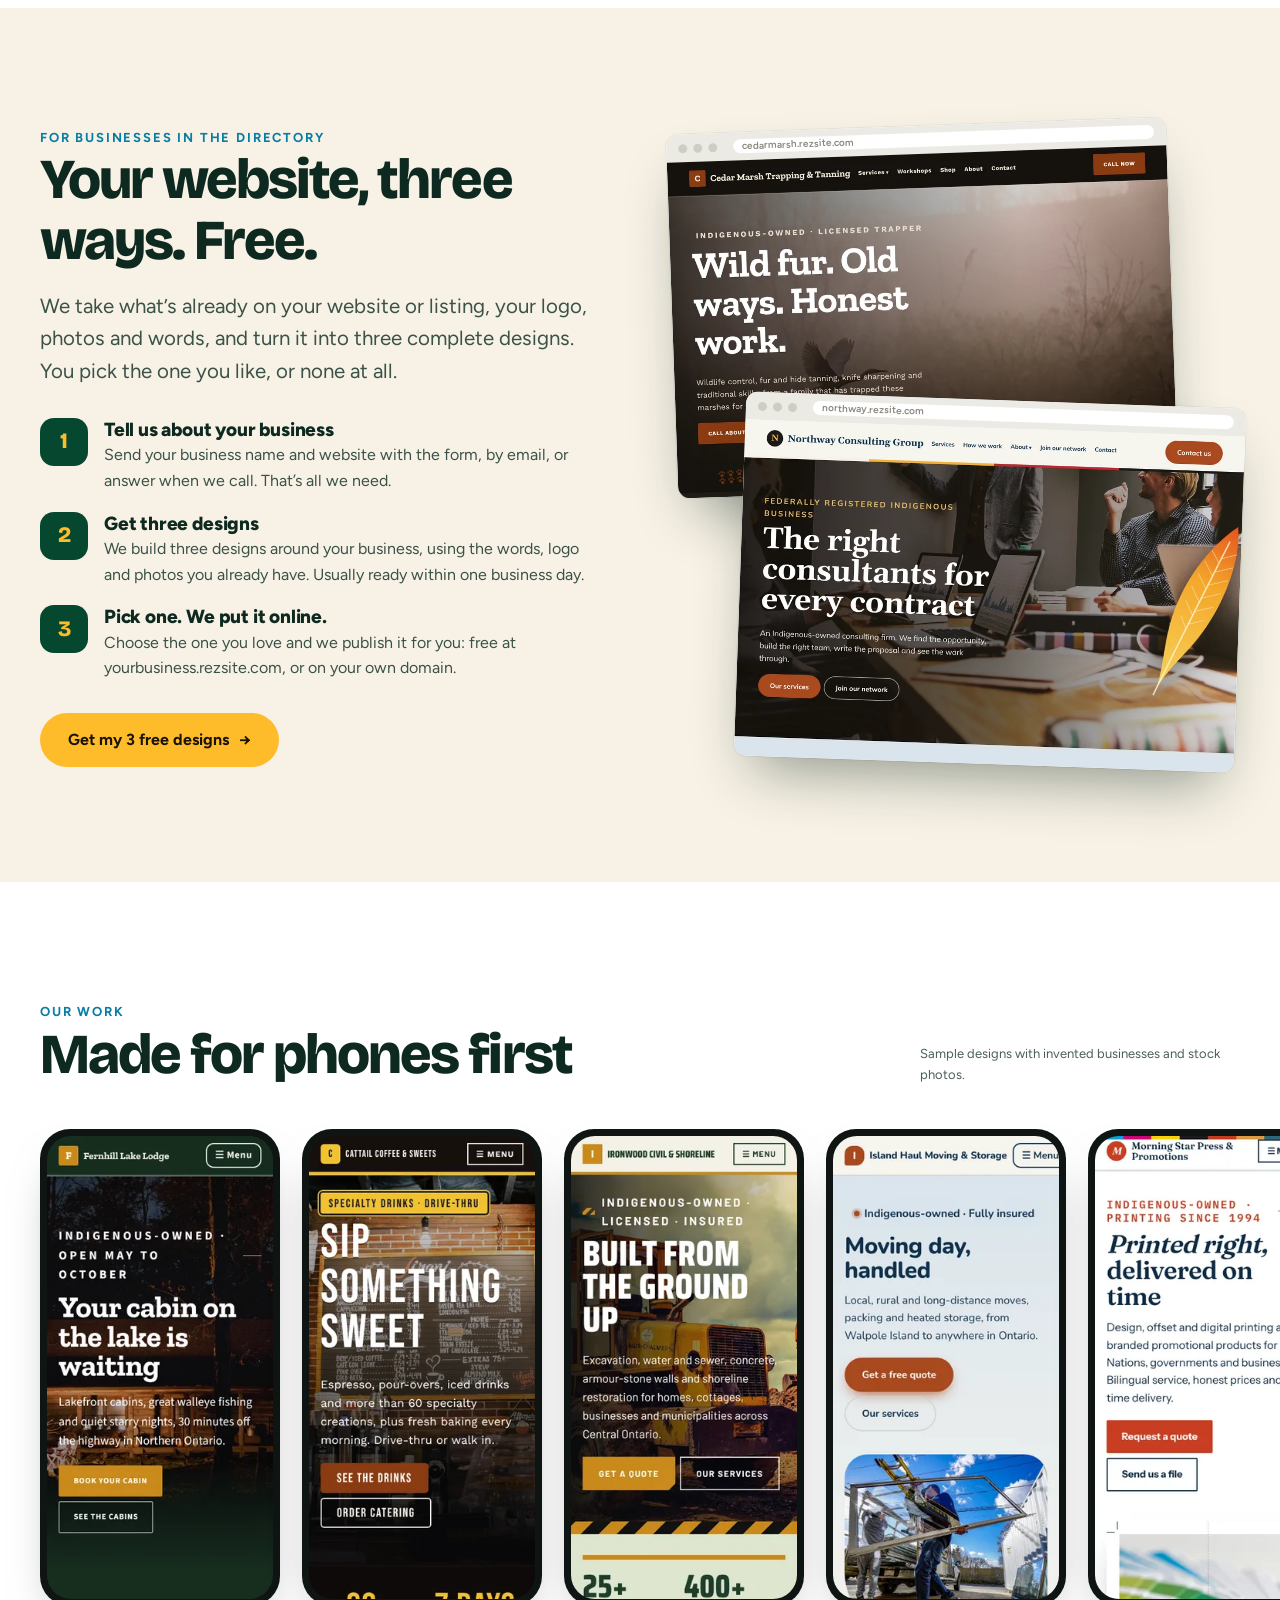
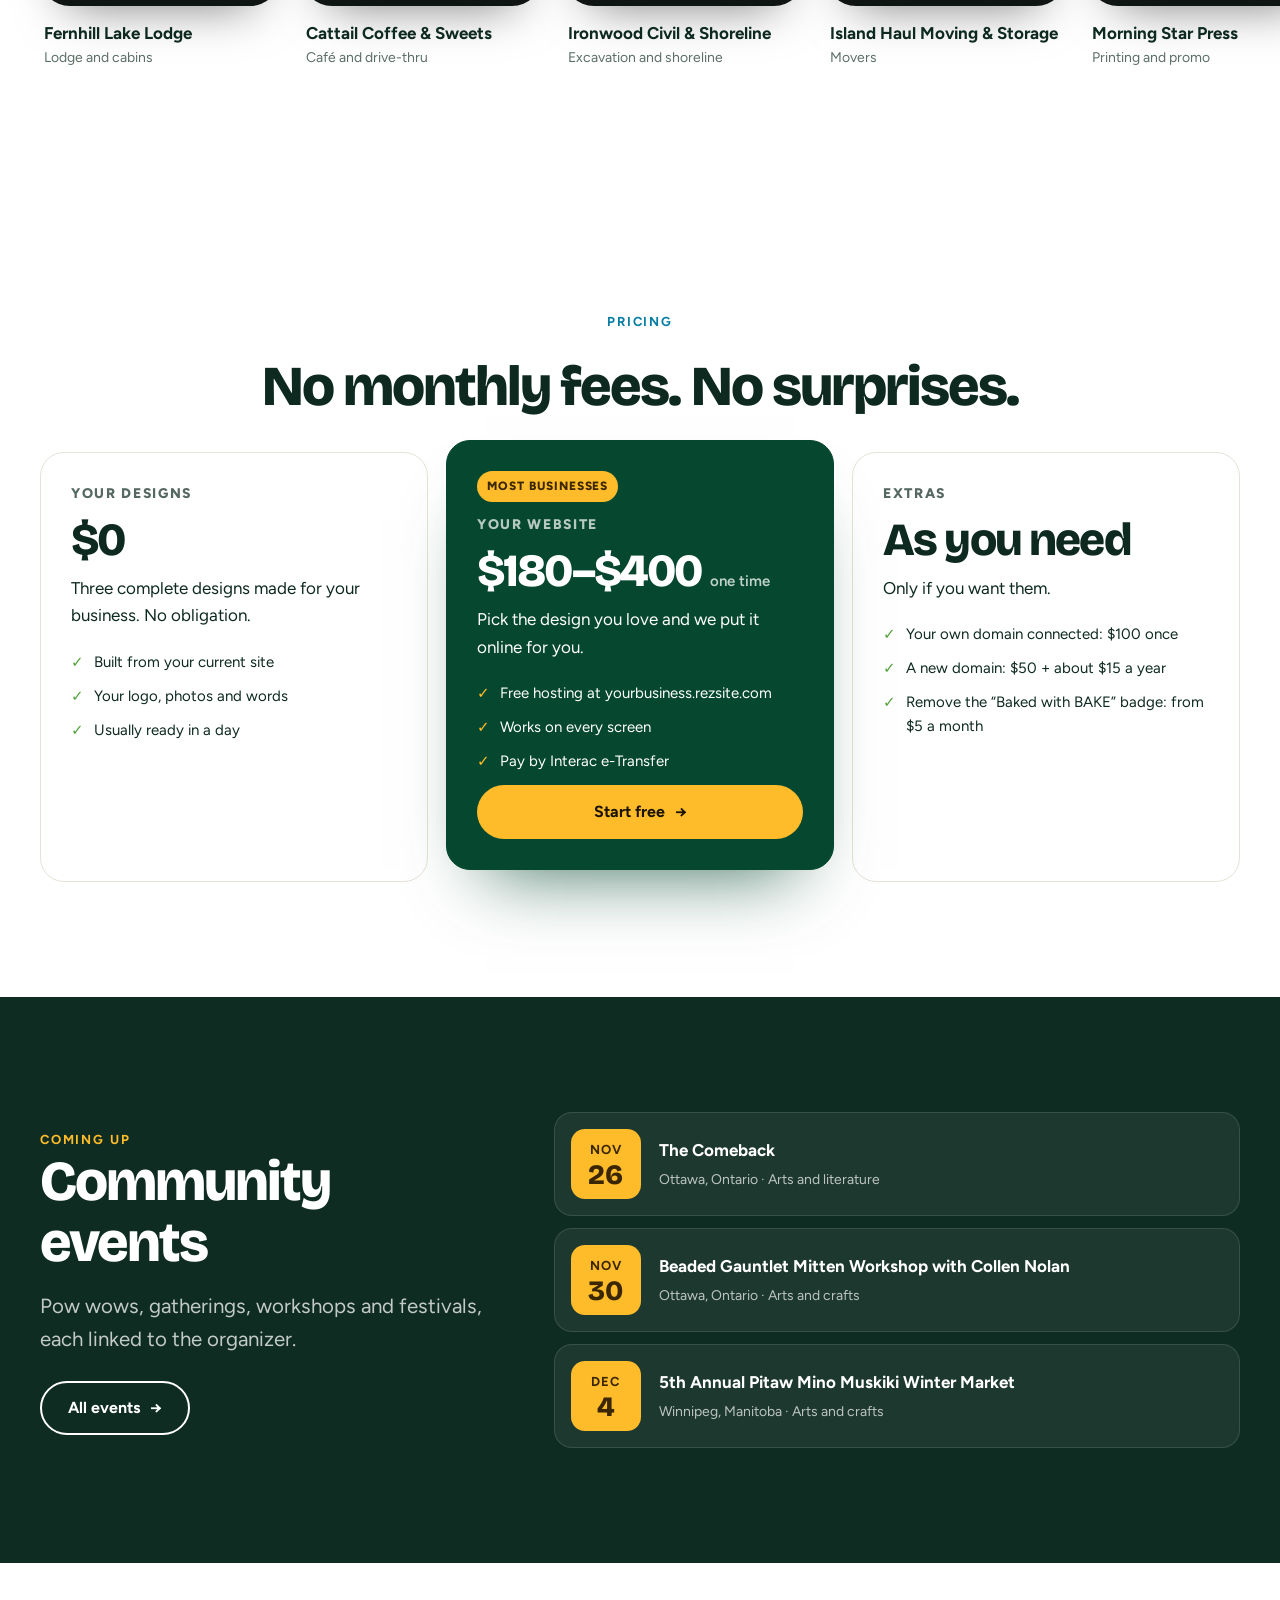
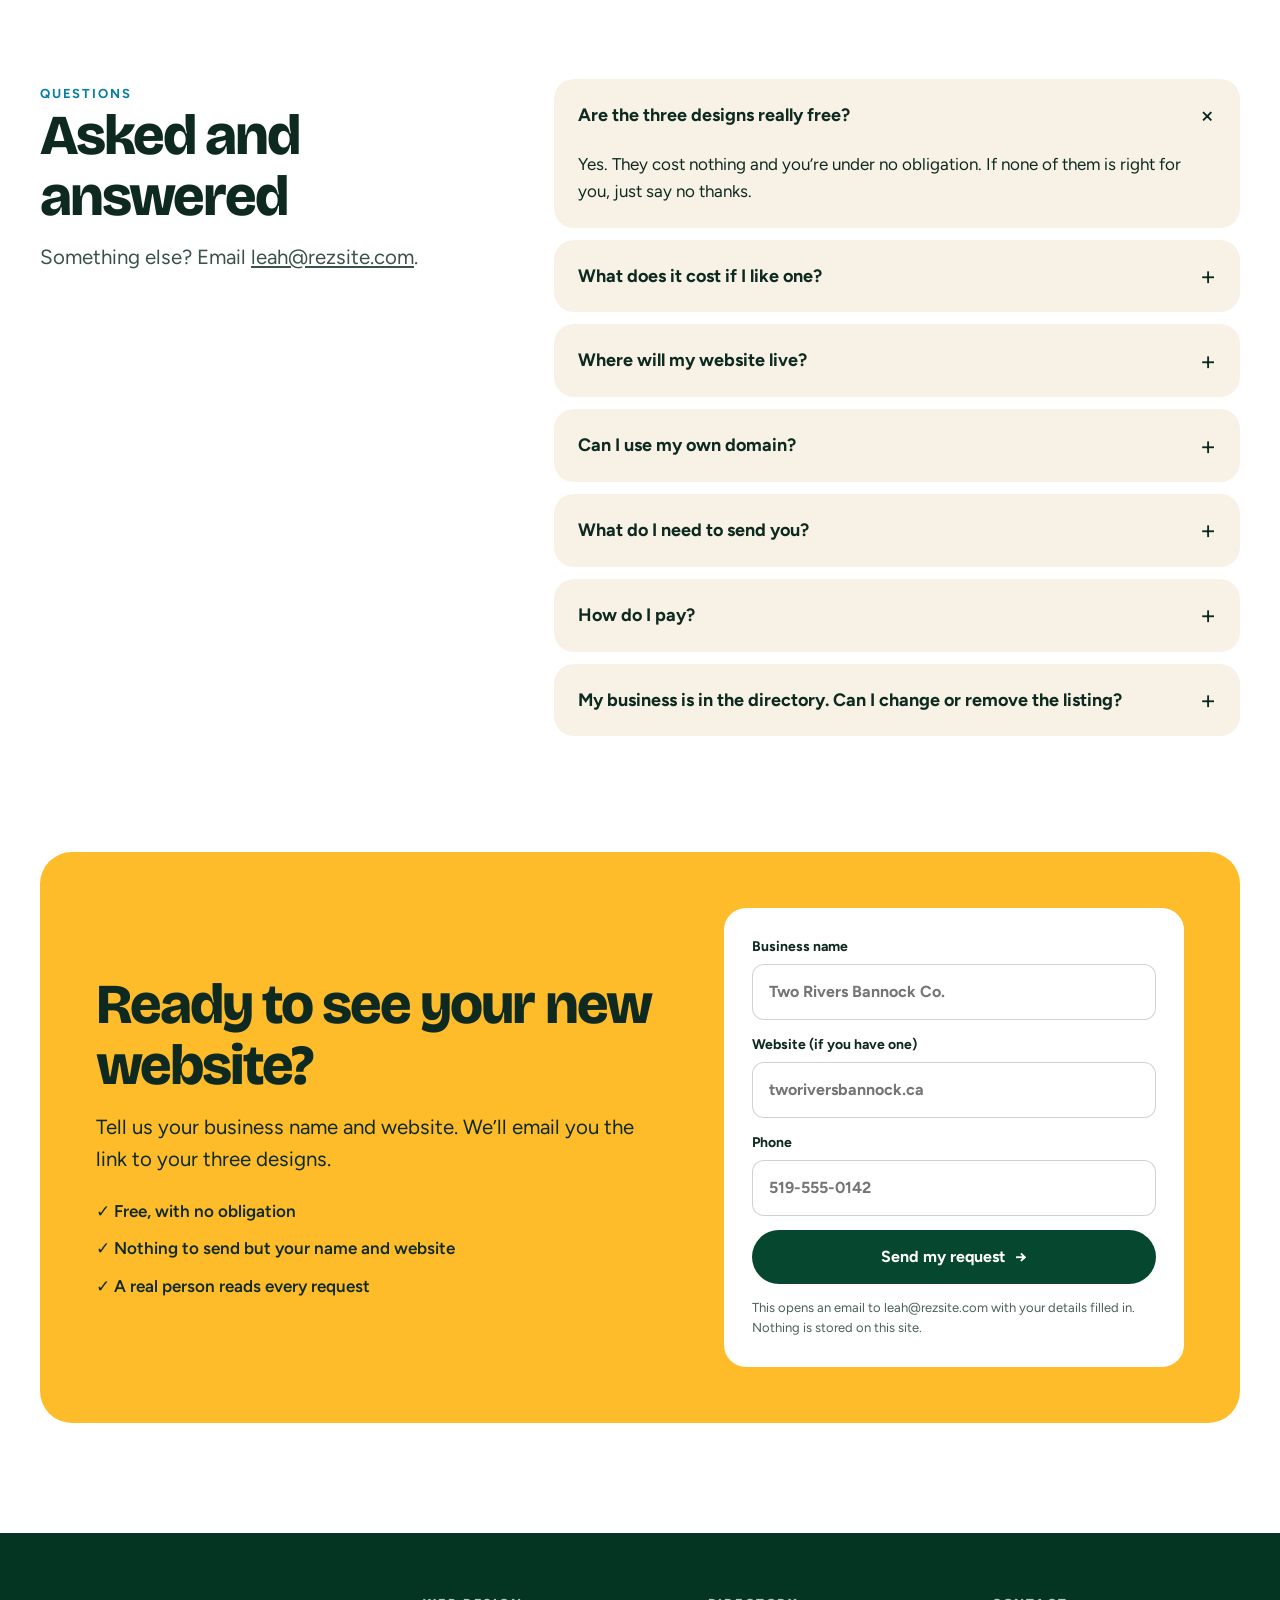
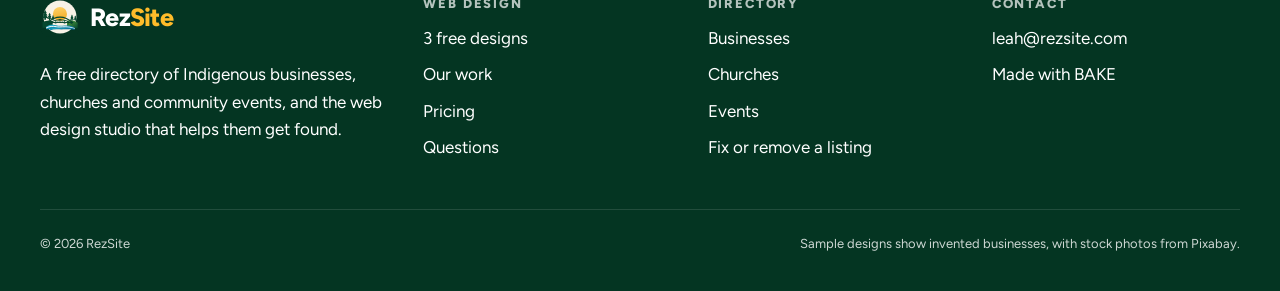
<file: pitch/2/index.html>
<!doctype html>
<html lang="en-CA"><head><meta charset="utf-8"><meta name="viewport" content="width=device-width,initial-scale=1">
<meta name="robots" content="noindex">
<title>RezSite | Find Indigenous businesses. Get yours online.</title><meta name="description" content="Search nearly 5,000 Indigenous business listings across Canada, and get three free website designs for your own business.">
<meta name="theme-color" content="#06482F"><link rel="icon" type="image/svg+xml" href="../../assets/brand/rezsite-favicon.svg">
<link rel="preconnect" href="https://fonts.googleapis.com"><link rel="preconnect" href="https://fonts.gstatic.com" crossorigin>
<link rel="stylesheet" href="https://fonts.googleapis.com/css2?family=Bricolage+Grotesque:opsz,wght@12..96,500..800&family=Figtree:wght@400;500;600;700;800&display=swap">
<link rel="stylesheet" href="../shared/base.css"><link rel="stylesheet" href="theme.css">
<script>window.REZ_DATA='../../';</script><script defer src="../shared/site.js"></script><script>
document.addEventListener('DOMContentLoaded',()=>{const box=document.getElementById('events-list');if(!box)return;
const t=new Intl.DateTimeFormat('en-CA',{timeZone:'America/Toronto',year:'numeric',month:'2-digit',day:'2-digit'}).format(new Date());
fetch('../../data/events.json',{cache:'no-cache'}).then(r=>r.json()).then(all=>{
const up=all.filter(e=>e.status==='verified'&&e.start_date&&(e.end_date||e.start_date)>=t&&!/^online$/i.test(e.city||'')).sort((a,b)=>a.start_date.localeCompare(b.start_date)).slice(0,3);
if(!up.length)return;box.replaceChildren();
up.forEach(e=>{const d=new Date(e.start_date+'T12:00:00Z');const a=document.createElement('a');a.className='event';a.href=/^https?:/.test(e.url||'')?e.url:'directory.html?type=events';a.target='_blank';a.rel='noopener noreferrer';
const m=document.createElement('span');m.className='date';m.innerHTML='<b></b><i></i>';m.querySelector('b').textContent=d.toLocaleString('en-CA',{month:'short',timeZone:'UTC'});m.querySelector('i').textContent=d.getUTCDate();
const tx=document.createElement('span');tx.className='etx';const h=document.createElement('b');h.textContent=e.title;const p=document.createElement('span');p.textContent=[e.city,e.province].filter(Boolean).join(', ')+' · '+(e.category||'Community event');tx.append(h,p);a.append(m,tx);box.append(a);});
}).catch(()=>{});});
</script>
</head>
<body class="d2"><a class="skip" href="#main">Skip to content</a>
<header class="top"><div class="wrap nav-wrap"><a class="brand" href="index.html" aria-label="RezSite home"><img class="brand-word" src="../../assets/brand/rezsite-approved-bridge-equal-wordmark.svg" alt="RezSite" width="226" height="44"></a>
<button class="nav-toggle" type="button" aria-controls="primary-nav" aria-expanded="false" aria-label="Open menu"><span></span><span></span><span></span></button>
<nav class="nav-links" id="primary-nav" aria-label="Main">
<a href="#designs">Web design</a><a href="#work">Our work</a><a href="#pricing">Pricing</a>
<a href="directory.html?type=businesses">Directory</a><a href="#faq">FAQ</a>
<a class="nav-cta" href="#start">Get 3 free designs</a></nav></div></header>
<main id="main">
<section class="hero"><div class="wrap hero-grid">
<div class="hero-copy"><p class="pill"><span class="live"></span><span data-record-total="businesses">4,996</span> Indigenous business listings across Canada</p>
<h1>Find Indigenous businesses.<br><span class="hl">Get yours online.</span></h1>
<p class="lede">RezSite is a free directory of businesses, churches and community events, and a web design studio that makes three free website designs for any business in it.</p>
<form class="big-search" data-dir-search role="search"><label class="sr-only" for="q2">Search the directory</label>
<svg viewBox="0 0 24 24" aria-hidden="true"><circle cx="11" cy="11" r="7"/><path d="M20 20l-4-4"/></svg>
<input id="q2" name="q" type="search" placeholder="Search by name, place or service"><button class="btn btn-pine" type="submit">Search</button></form>
<div class="chips" aria-label="Popular searches"><a href="directory.html?type=businesses&amp;q=construction">Construction</a><a href="directory.html?type=businesses&amp;q=catering">Catering</a><a href="directory.html?type=businesses&amp;q=beauty">Beauty and wellness</a><a href="directory.html?type=businesses&amp;q=arts">Arts and culture</a><a href="directory.html?type=businesses&amp;q=tourism">Tourism</a><a href="directory.html?type=businesses&amp;q=consulting">Consulting</a><a href="directory.html?type=businesses&amp;q=trucking">Trucking</a><a href="directory.html?type=businesses&amp;q=walpole+island">Walpole Island</a></div></div>
<div class="hero-art" aria-hidden="true"><div class="device-desk"><div class="browser"><div class="bar"><i></i><i></i><i></i><b>pinecrest.rezsite.com</b></div><img src="../shared/img/harbour-a.webp" alt="Sample design for Pinecrest Bay Marina" width="960" height="645"></div></div>
<div class="device-phone"><img src="../shared/img/letterboard-a-phone.webp" alt="" width="293" height="600"></div>
<div class="float-card"><span class="spark">✦</span><div><b>3 free designs</b><span>Usually ready in one business day</span></div></div></div>
</div></section>

<section class="counts"><div class="wrap counts-grid">
<a href="directory.html?type=businesses" class="count c-biz"><b data-record-total="businesses">4,996</b><span>Businesses</span></a>
<a href="directory.html?type=churches" class="count c-church"><b data-record-total="churches">200</b><span>Churches</span></a>
<a href="directory.html?type=events" class="count c-event"><b data-record-total="events">216</b><span>Community events</span></a>
<a href="#designs" class="count c-free"><b>3</b><span>Free website designs</span></a></div></section>

<section class="section cats-sec"><div class="wrap"><div class="sec-head"><h2>Browse by what people do</h2><a class="more" href="directory.html?type=businesses">See all businesses <span class="arr" aria-hidden="true">→</span></a></div>
<div class="cats"><a class="cat" href="directory.html?type=businesses&amp;q=construction" data-reveal><svg viewBox="0 0 24 24" aria-hidden="true"><path d="M14 6l4 4M4 20l9-9M12 4l8 8-3 3-8-8z"/></svg><b>Construction and trades</b><span>1,000 listings</span></a><a class="cat" href="directory.html?type=businesses&amp;q=professional" data-reveal><svg viewBox="0 0 24 24" aria-hidden="true"><rect x="3" y="7" width="18" height="13" rx="2"/><path d="M8 7V5h8v2M3 13h18"/></svg><b>Professional services</b><span>572 listings</span></a><a class="cat" href="directory.html?type=businesses&amp;q=wellness" data-reveal><svg viewBox="0 0 24 24" aria-hidden="true"><path d="M5 19c0-8 6-14 15-14 0 9-6 15-14 15M5 19l7-7"/></svg><b>Beauty, health and wellness</b><span>368 listings</span></a><a class="cat" href="directory.html?type=businesses&amp;q=agriculture" data-reveal><svg viewBox="0 0 24 24" aria-hidden="true"><path d="M12 3l6 8h-4l5 6H5l5-6H6zM12 17v4"/></svg><b>Natural resources and farming</b><span>323 listings</span></a><a class="cat" href="directory.html?type=businesses&amp;q=retail" data-reveal><svg viewBox="0 0 24 24" aria-hidden="true"><path d="M5 8h14l-1 12H6zM9 8V6a3 3 0 016 0v2"/></svg><b>Retail and shopping</b><span>236 listings</span></a><a class="cat" href="directory.html?type=businesses&amp;q=arts" data-reveal><svg viewBox="0 0 24 24" aria-hidden="true"><path d="M12 3v5M12 16v5M3 12h5M16 12h5M6 6l3 3M15 15l3 3M18 6l-3 3M9 15l-3 3"/></svg><b>Arts, culture and entertainment</b><span>205 listings</span></a><a class="cat" href="directory.html?type=businesses&amp;q=transportation" data-reveal><svg viewBox="0 0 24 24" aria-hidden="true"><path d="M3 6h11v10H3zM14 10h4l3 3v3h-7M7 19a2 2 0 100-4 2 2 0 000 4zM17 19a2 2 0 100-4 2 2 0 000 4z"/></svg><b>Transportation</b><span>180 listings</span></a><a class="cat" href="directory.html?type=businesses&amp;q=catering" data-reveal><svg viewBox="0 0 24 24" aria-hidden="true"><path d="M4 9h13v5a6 6 0 01-6 6h-1a6 6 0 01-6-6zM17 11h2a2 2 0 010 4h-2M8 3v3M12 3v3"/></svg><b>Food and catering</b><span>116 listings</span></a></div></div></section>

<section class="section designs" id="designs"><div class="wrap designs-grid">
<div class="designs-copy" data-reveal><p class="eyebrow">For businesses in the directory</p><h2>Your website, three ways. Free.</h2>
<p class="lede">We take what’s already on your website or listing, your logo, photos and words, and turn it into three complete designs. You pick the one you like, or none at all.</p>
<ol class="steps"><li data-reveal><span class="num">1</span><h3>Tell us about your business</h3><p>Send your business name and website with the form, by email, or answer when we call. That’s all we need.</p></li><li data-reveal><span class="num">2</span><h3>Get three designs</h3><p>We build three designs around your business, using the words, logo and photos you already have. Usually ready within one business day.</p></li><li data-reveal><span class="num">3</span><h3>Pick one. We put it online.</h3><p>Choose the one you love and we publish it for you: free at yourbusiness.rezsite.com, or on your own domain.</p></li></ol>
<a class="btn btn-sun" href="#start">Get my 3 free designs <span class="arr" aria-hidden="true">→</span></a></div>
<div class="designs-art" data-reveal><div class="browser"><div class="bar"><i></i><i></i><i></i><b>cedarmarsh.rezsite.com</b></div><img src="../shared/img/trapline-a.webp" alt="Sample design for Cedar Marsh Trapping &amp; Tanning" width="960" height="645" loading="lazy"></div><div class="browser"><div class="bar"><i></i><i></i><i></i><b>northway.rezsite.com</b></div><img src="../shared/img/quill-a.webp" alt="Sample design for Northway Consulting Group" width="960" height="645" loading="lazy"></div></div></div></section>

<section class="section work" id="work"><div class="wrap"><div class="sec-head"><div><p class="eyebrow">Our work</p><h2>Made for phones first</h2></div><p class="note">Sample designs with invented businesses and stock photos.</p></div></div>
<div class="rail" tabindex="0" aria-label="Sample designs, scroll sideways"><figure class="rail-card"><div class="phone"><img src="../shared/img/timber-b-phone.webp" alt="Phone view of a sample design for Fernhill Lake Lodge" width="293" height="600" loading="lazy"></div><figcaption><b>Fernhill Lake Lodge</b><span>Lodge and cabins</span></figcaption></figure><figure class="rail-card"><div class="phone"><img src="../shared/img/letterboard-a-phone.webp" alt="Phone view of a sample design for Cattail Coffee &amp; Sweets" width="293" height="600" loading="lazy"></div><figcaption><b>Cattail Coffee &amp; Sweets</b><span>Café and drive-thru</span></figcaption></figure><figure class="rail-card"><div class="phone"><img src="../shared/img/bedrock-a-phone.webp" alt="Phone view of a sample design for Ironwood Civil &amp; Shoreline" width="293" height="600" loading="lazy"></div><figcaption><b>Ironwood Civil &amp; Shoreline</b><span>Excavation and shoreline</span></figcaption></figure><figure class="rail-card"><div class="phone"><img src="../shared/img/homeward-b-phone.webp" alt="Phone view of a sample design for Island Haul Moving &amp; Storage" width="293" height="600" loading="lazy"></div><figcaption><b>Island Haul Moving &amp; Storage</b><span>Movers</span></figcaption></figure><figure class="rail-card"><div class="phone"><img src="../shared/img/colophon-a-phone.webp" alt="Phone view of a sample design for Morning Star Press" width="293" height="600" loading="lazy"></div><figcaption><b>Morning Star Press</b><span>Printing and promo</span></figcaption></figure><figure class="rail-card"><div class="phone"><img src="../shared/img/trapline-a-phone.webp" alt="Phone view of a sample design for Cedar Marsh Trapping &amp; Tanning" width="293" height="600" loading="lazy"></div><figcaption><b>Cedar Marsh Trapping &amp; Tanning</b><span>Trapper and tannery</span></figcaption></figure><figure class="rail-card"><div class="phone"><img src="../shared/img/harbour-a-phone.webp" alt="Phone view of a sample design for Pinecrest Bay Marina" width="293" height="600" loading="lazy"></div><figcaption><b>Pinecrest Bay Marina</b><span>Marina</span></figcaption></figure><figure class="rail-card"><div class="phone"><img src="../shared/img/quill-a-phone.webp" alt="Phone view of a sample design for Northway Consulting Group" width="293" height="600" loading="lazy"></div><figcaption><b>Northway Consulting Group</b><span>Consulting firm</span></figcaption></figure></div></section>

<section class="section pricing" id="pricing"><div class="wrap"><div class="sec-head center"><p class="eyebrow">Pricing</p><h2>No monthly fees. No surprises.</h2></div>
<div class="plans">
<div class="plan" data-reveal><p class="plan-name">Your designs</p><p class="plan-price">$0</p><p>Three complete designs made for your business. No obligation.</p><ul><li>Built from your current site</li><li>Your logo, photos and words</li><li>Usually ready in a day</li></ul></div>
<div class="plan hot" data-reveal><p class="tag">Most businesses</p><p class="plan-name">Your website</p><p class="plan-price">$180–$400 <small>one time</small></p><p>Pick the design you love and we put it online for you.</p><ul><li>Free hosting at yourbusiness.rezsite.com</li><li>Works on every screen</li><li>Pay by Interac e-Transfer</li></ul><a class="btn btn-sun" href="#start">Start free <span class="arr" aria-hidden="true">→</span></a></div>
<div class="plan" data-reveal><p class="plan-name">Extras</p><p class="plan-price">As you need</p><p>Only if you want them.</p><ul><li>Your own domain connected: $100 once</li><li>A new domain: $50 + about $15 a year</li><li>Remove the “Baked with BAKE” badge: from $5 a month</li></ul></div></div></div></section>

<section class="section events-sec"><div class="wrap events-grid"><div><p class="eyebrow">Coming up</p><h2>Community events</h2><p class="lede">Pow wows, gatherings, workshops and festivals, each linked to the organizer.</p><a class="btn btn-ghost" href="directory.html?type=events">All events <span class="arr" aria-hidden="true">→</span></a></div>
<div class="events" id="events-list"><a class="event" href="directory.html?type=events"><span class="date"><b>See</b><i>all</i></span><span class="etx"><b>Browse upcoming community events</b><span>Across Canada</span></span></a></div></div></section>

<section class="section faq-sec" id="faq"><div class="wrap faq-grid"><div><p class="eyebrow">Questions</p><h2>Asked and answered</h2><p class="lede">Something else? Email <a href="mailto:leah@rezsite.com">leah@rezsite.com</a>.</p></div><div class="faq"><details open><summary>Are the three designs really free?</summary><p>Yes. They cost nothing and you’re under no obligation. If none of them is right for you, just say no thanks.</p></details><details><summary>What does it cost if I like one?</summary><p>A one-time price, usually $180 to $400 depending on the design. There are no monthly fees. For a bigger site, we quote it after you’ve seen the designs.</p></details><details><summary>Where will my website live?</summary><p>Hosting is free at an address like yourbusiness.rezsite.com, with a small “Baked with BAKE” badge at the bottom of your pages. To remove the badge, there’s a small monthly fee based on how busy your site is, starting at $5 a month.</p></details><details><summary>Can I use my own domain?</summary><p>Yes. We connect a domain you already own for $100, one time. Or we register a new one for you for $50, plus the yearly domain fee (usually about $15 a year).</p></details><details><summary>What do I need to send you?</summary><p>Nothing to start. We use the words, photos and logo from your current website or listing. You can send new photos or changes any time.</p></details><details><summary>How do I pay?</summary><p>By Interac e-Transfer. We send the details along with your designs.</p></details><details><summary>My business is in the directory. Can I change or remove the listing?</summary><p>Yes. Email us and we’ll correct your listing or remove it, whichever you prefer.</p></details></div></div></section>

<section class="start" id="start"><div class="wrap start-grid"><div><h2>Ready to see your new website?</h2><p class="lede">Tell us your business name and website. We’ll email you the link to your three designs.</p>
<ul class="ticks"><li>Free, with no obligation</li><li>Nothing to send but your name and website</li><li>A real person reads every request</li></ul></div>
<div class="start-card"><form class="req" data-request="leah@rezsite.com" novalidate>
<label>Business name<input name="business" autocomplete="organization" placeholder="Two Rivers Bannock Co." required></label>
<label>Website (if you have one)<input name="website" inputmode="url" autocomplete="url" placeholder="tworiversbannock.ca"></label>
<label>Phone<input name="phone" type="tel" autocomplete="tel" placeholder="519-555-0142"></label>
<p data-error hidden role="alert"></p>
<button class="btn btn-pine" type="submit">Send my request <span class="arr" aria-hidden="true">→</span></button>
<p class="note">This opens an email to leah@rezsite.com with your details filled in. Nothing is stored on this site.</p></form></div></div></section>
</main><footer class="foot "><div class="wrap"><div class="foot-grid">
<div><a class="brand foot-brand" href="index.html" aria-label="RezSite home"><img src="../../assets/brand/rezsite-favicon.svg" alt="" width="40" height="40"><span><span class="rez">Rez</span><span class="site">Site</span></span></a><p style="margin-top:16px;max-width:36ch">A free directory of Indigenous businesses, churches and community events, and the web design studio that helps them get found.</p></div>
<div><h4>Web design</h4><ul><li><a href="index.html#designs">3 free designs</a></li><li><a href="index.html#work">Our work</a></li><li><a href="index.html#pricing">Pricing</a></li><li><a href="index.html#faq">Questions</a></li></ul></div>
<div><h4>Directory</h4><ul><li><a href="directory.html?type=businesses">Businesses</a></li><li><a href="directory.html?type=churches">Churches</a></li><li><a href="directory.html?type=events">Events</a></li><li><a href="mailto:leah@rezsite.com?subject=Directory%20listing">Fix or remove a listing</a></li></ul></div>
<div><h4>Contact</h4><ul><li><a href="mailto:leah@rezsite.com">leah@rezsite.com</a></li><li><a href="https://bakeaweb.com/" rel="noopener">Made with BAKE</a></li></ul></div>
</div><div class="foot-bottom"><span>© <span data-year>2026</span> RezSite</span><span class="credits">Sample designs show invented businesses, with stock photos from Pixabay.</span></div></div></footer></body></html>
</file>
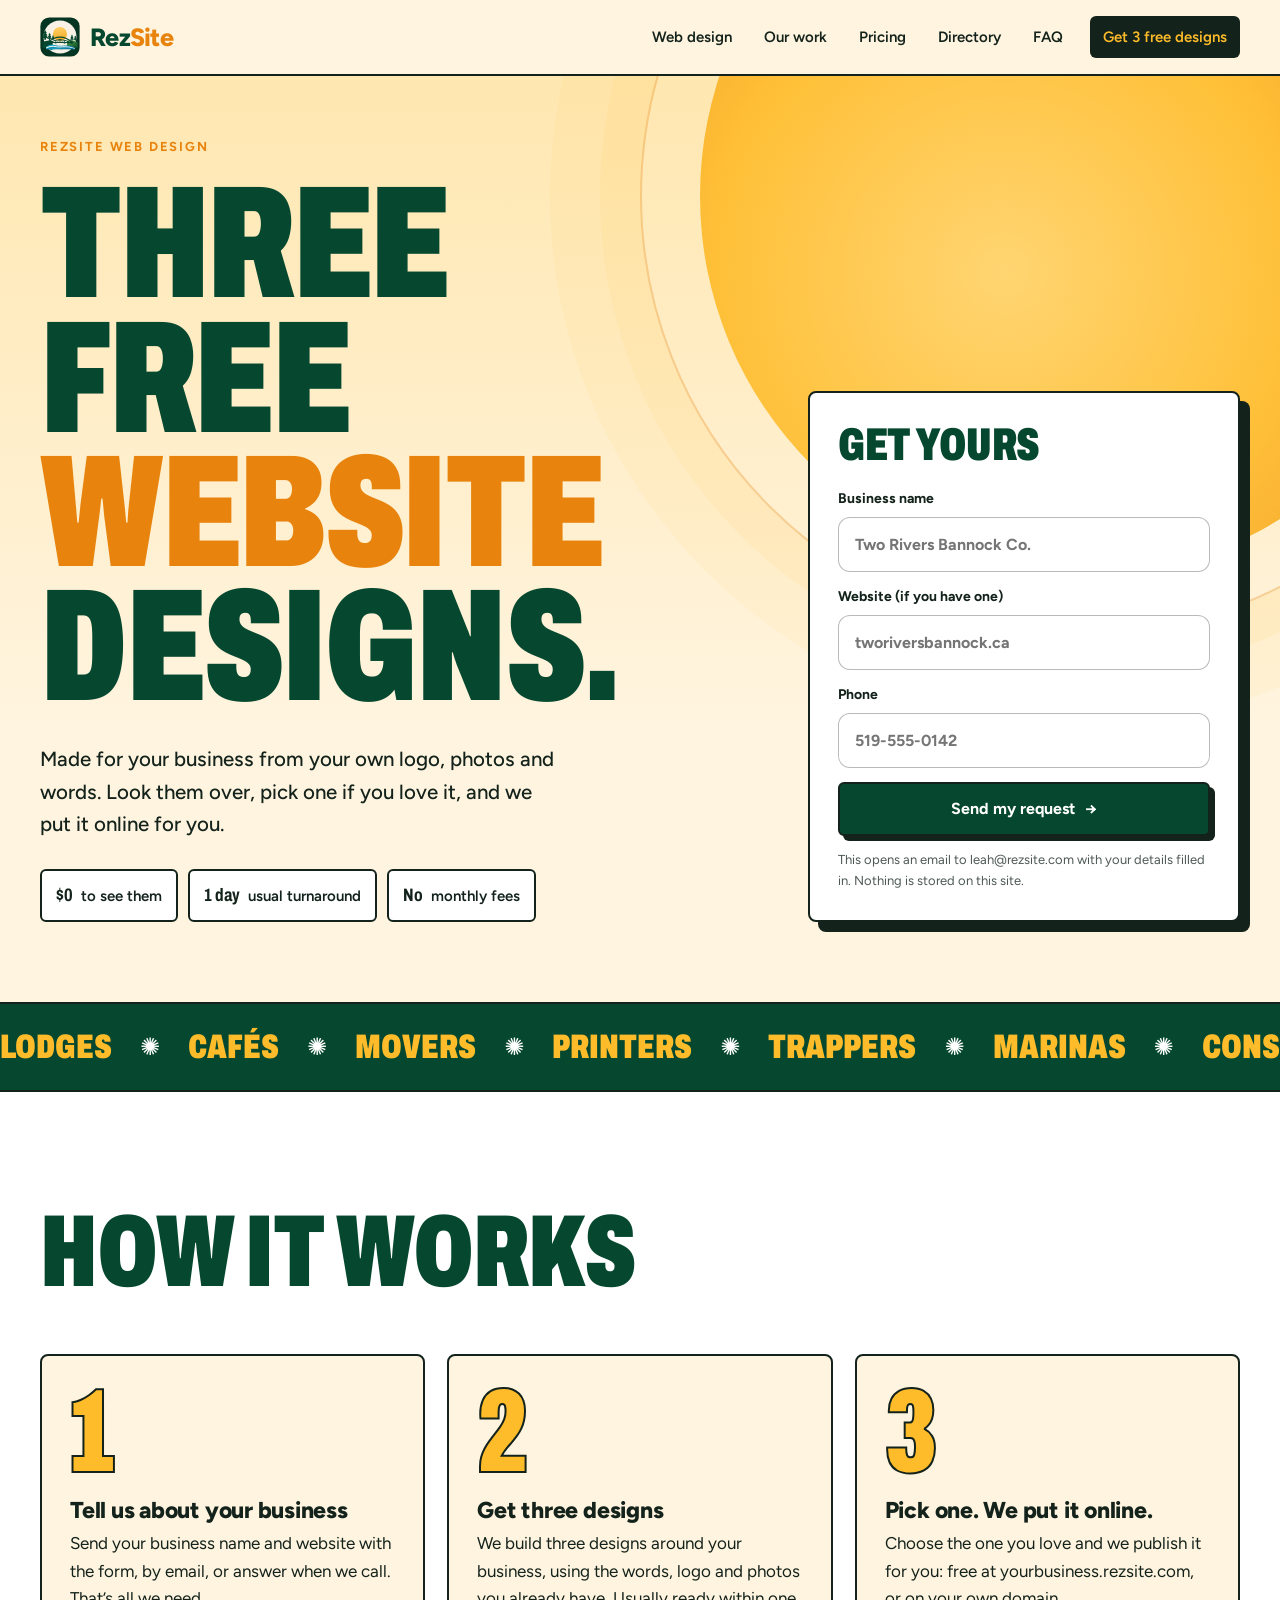
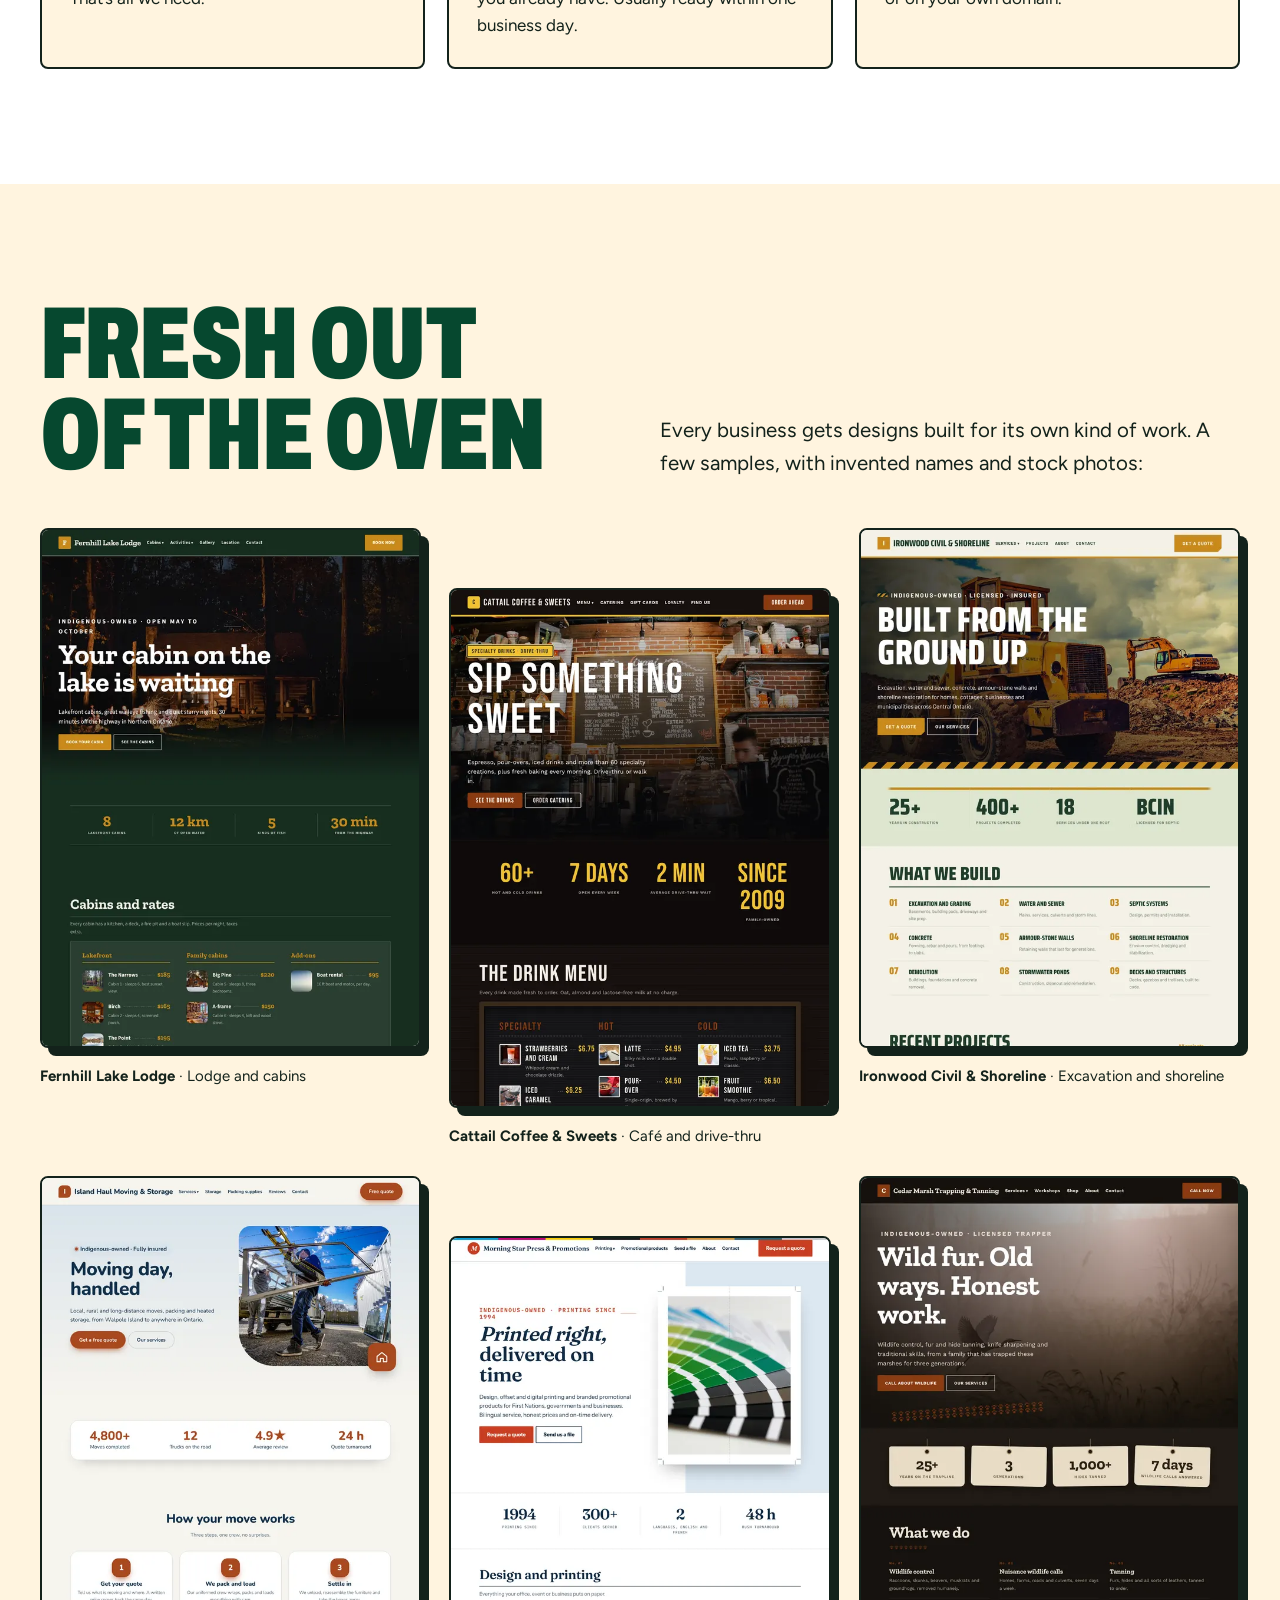
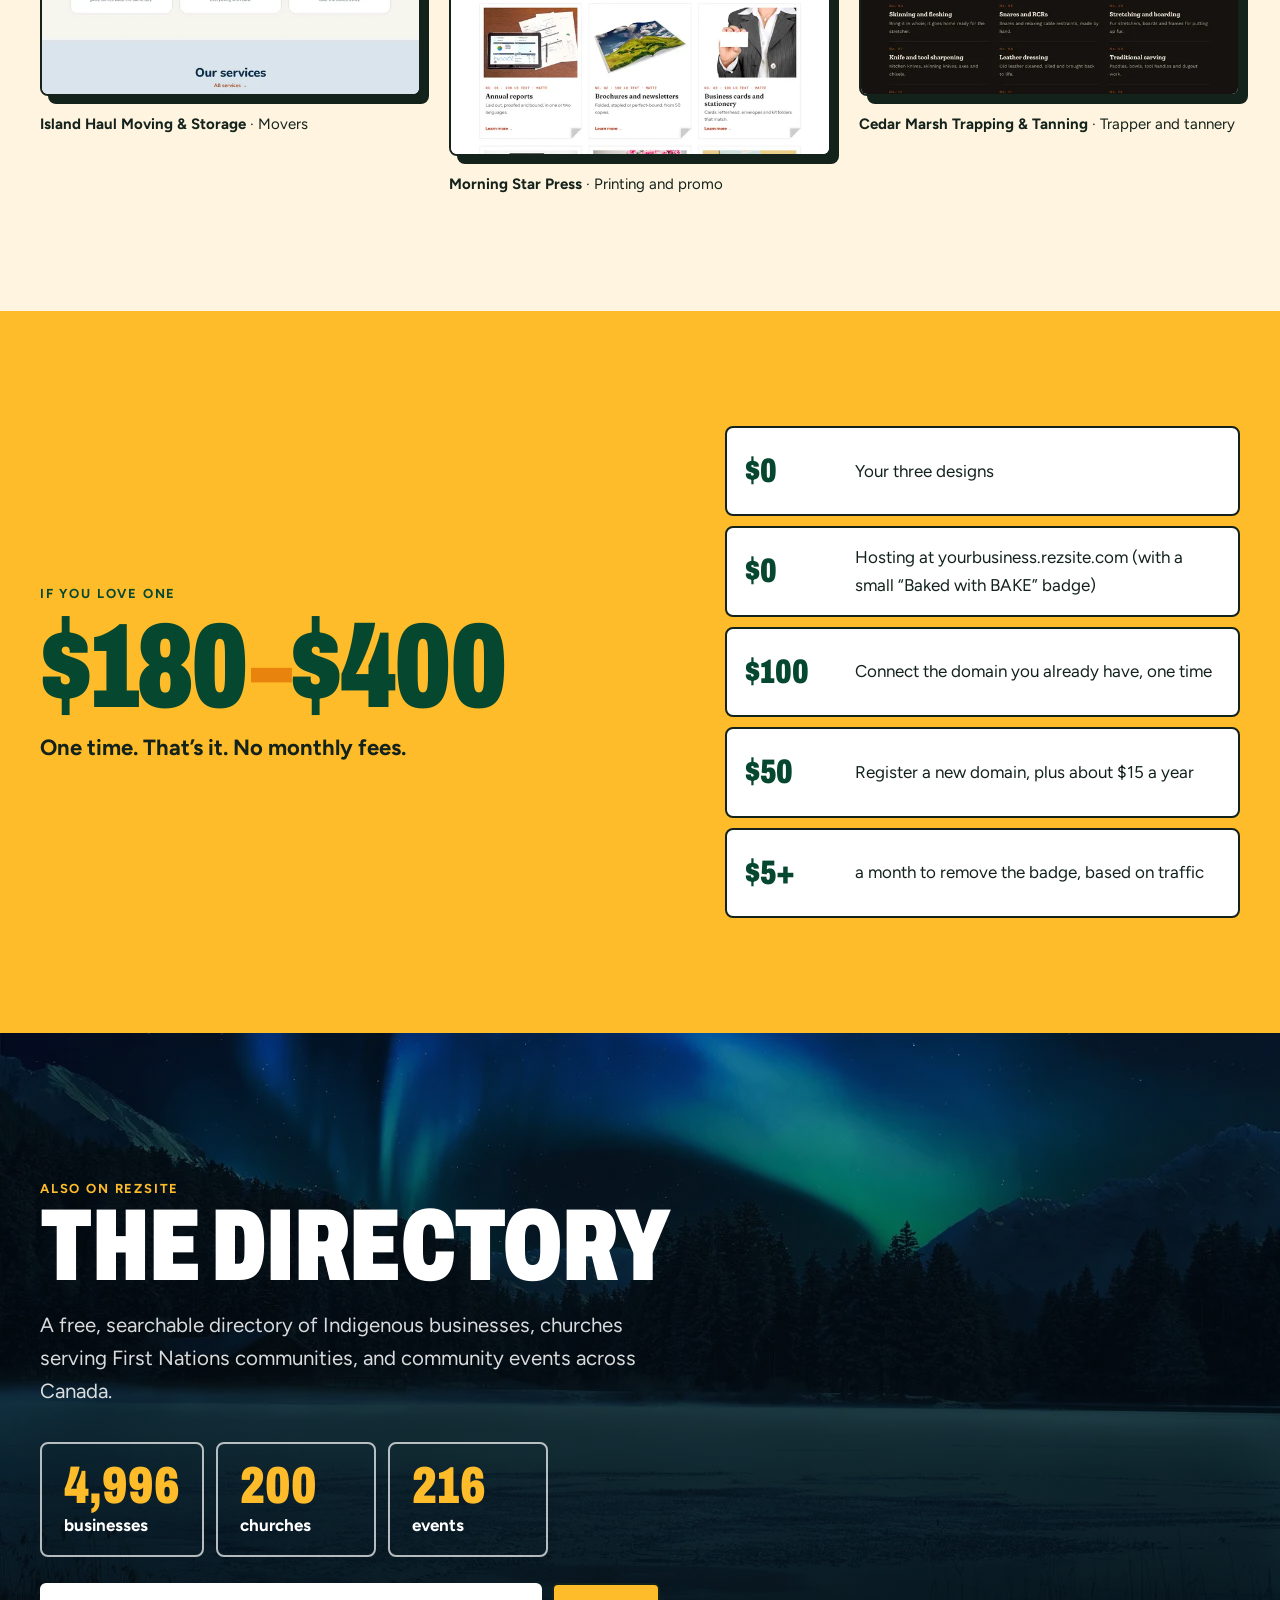
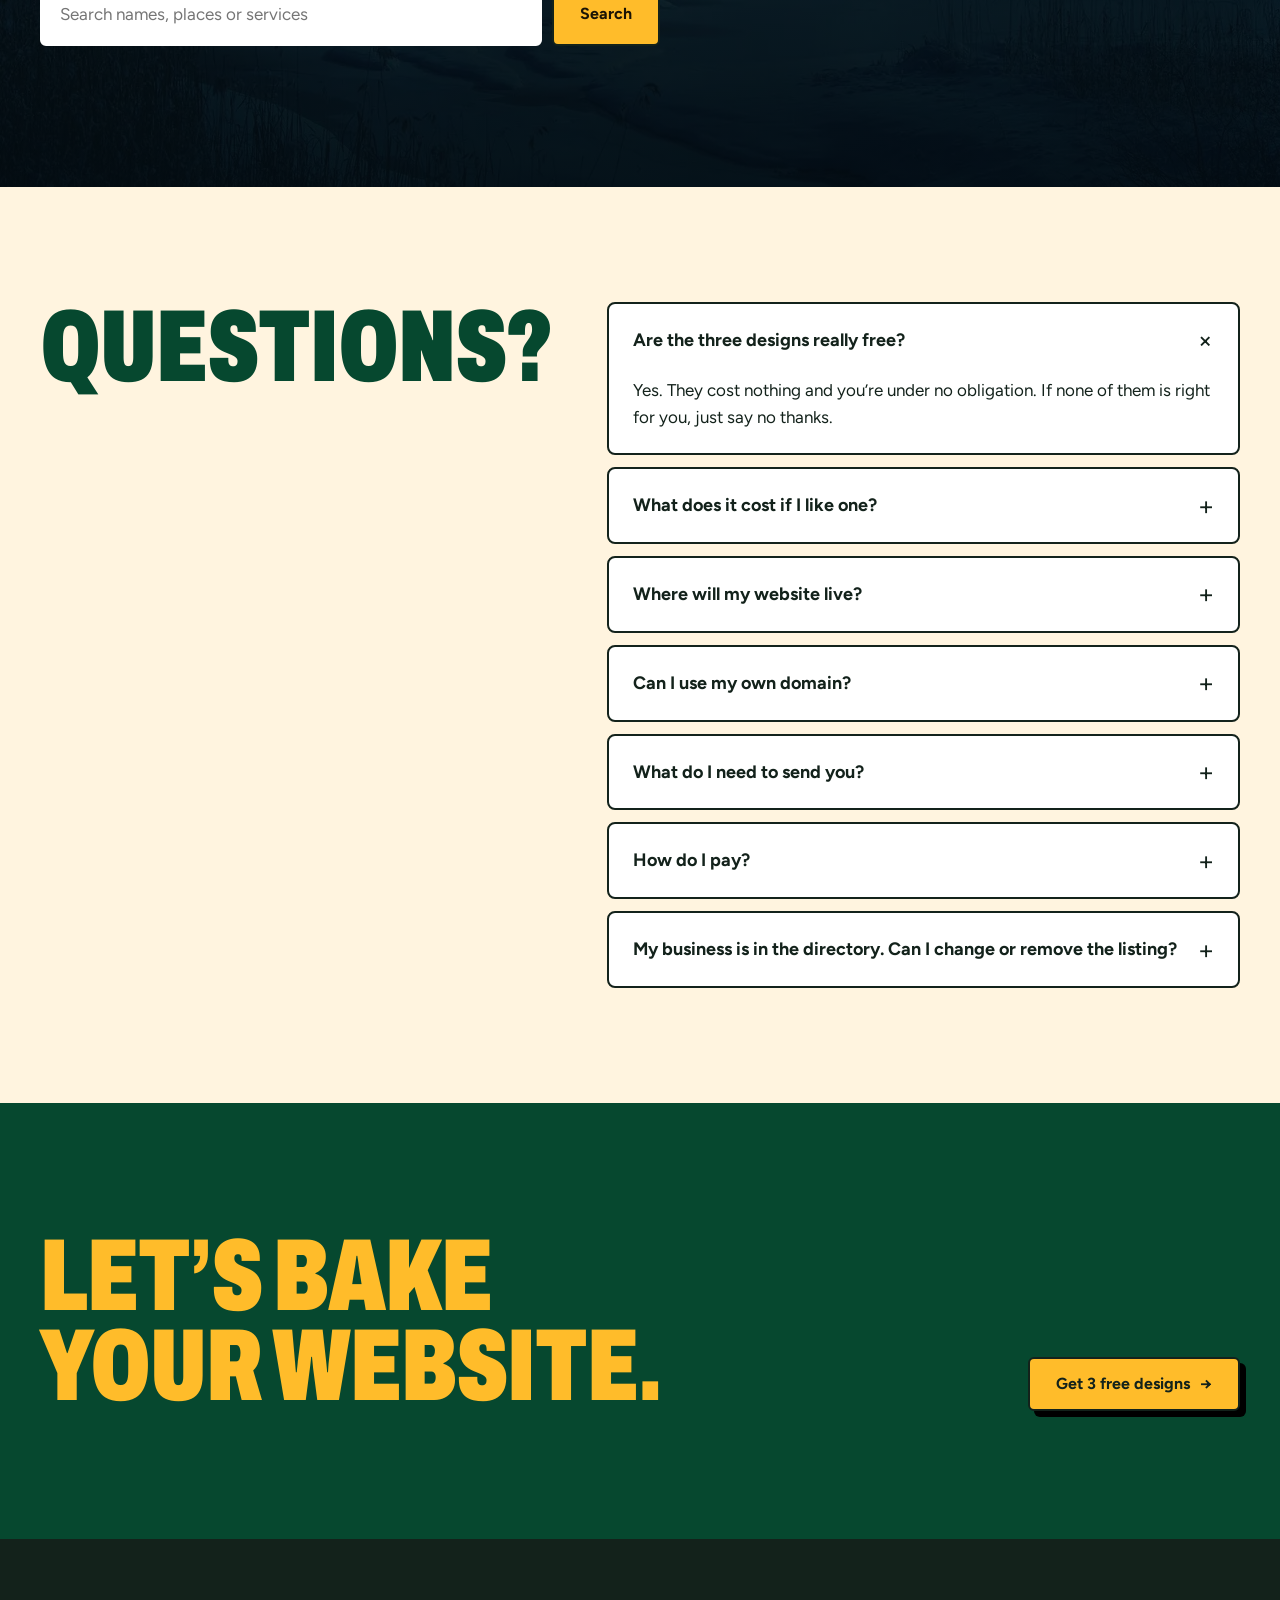
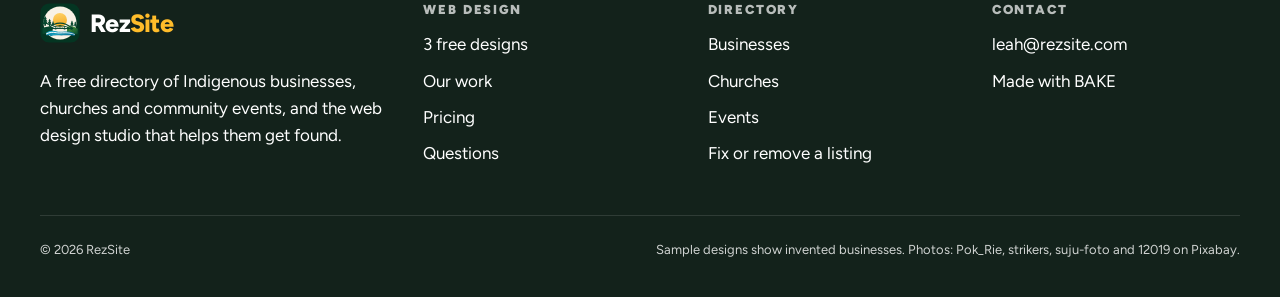
<file: pitch/3/index.html>
<!doctype html>
<html lang="en-CA"><head><meta charset="utf-8"><meta name="viewport" content="width=device-width,initial-scale=1">
<meta name="robots" content="noindex">
<title>RezSite | Three free website designs for your business</title><meta name="description" content="Indigenous businesses get three free website designs from RezSite, plus a free listing in our directory of businesses, churches and community events.">
<meta name="theme-color" content="#06482F"><link rel="icon" type="image/svg+xml" href="../../assets/brand/rezsite-favicon.svg">
<link rel="preconnect" href="https://fonts.googleapis.com"><link rel="preconnect" href="https://fonts.gstatic.com" crossorigin>
<link rel="stylesheet" href="https://fonts.googleapis.com/css2?family=Archivo:wdth,wght@62..125,400..900&family=Figtree:wght@400;500;600;700;800&display=swap">
<link rel="stylesheet" href="../shared/base.css"><link rel="stylesheet" href="theme.css">
<script>window.REZ_DATA='../../';</script><script defer src="../shared/site.js"></script>
</head>
<body class="d3"><a class="skip" href="#main">Skip to content</a>
<header class="top"><div class="wrap nav-wrap"><a class="brand " href="index.html" aria-label="RezSite home"><img src="../../assets/brand/rezsite-favicon.svg" alt="" width="40" height="40"><span><span class="rez">Rez</span><span class="site">Site</span></span></a>
<button class="nav-toggle" type="button" aria-controls="primary-nav" aria-expanded="false" aria-label="Open menu"><span></span><span></span><span></span></button>
<nav class="nav-links" id="primary-nav" aria-label="Main">
<a href="#designs">Web design</a><a href="#work">Our work</a><a href="#pricing">Pricing</a>
<a href="directory.html?type=businesses">Directory</a><a href="#faq">FAQ</a>
<a class="nav-cta" href="#start">Get 3 free designs</a></nav></div></header>
<main id="main">
<section class="hero"><div class="sun" aria-hidden="true"></div><div class="wrap hero-grid">
<div class="hero-copy"><p class="eyebrow">RezSite web design</p>
<h1><span class="l1">Three free</span><span class="l2">website</span><span class="l3">designs.</span></h1>
<p class="lede">Made for your business from your own logo, photos and words. Look them over, pick one if you love it, and we put it online for you.</p>
<div class="hero-facts"><span><b>$0</b> to see them</span><span><b>1 day</b> usual turnaround</span><span><b>No</b> monthly fees</span></div></div>
<div class="hero-form" id="start"><form class="req" data-request="leah@rezsite.com" novalidate><h2 class="form-h">Get yours</h2>
<label>Business name<input name="business" autocomplete="organization" placeholder="Two Rivers Bannock Co." required></label>
<label>Website (if you have one)<input name="website" inputmode="url" autocomplete="url" placeholder="tworiversbannock.ca"></label>
<label>Phone<input name="phone" type="tel" autocomplete="tel" placeholder="519-555-0142"></label>
<p data-error hidden role="alert"></p>
<button class="btn btn-pine" type="submit">Send my request <span class="arr" aria-hidden="true">→</span></button>
<p class="note">This opens an email to leah@rezsite.com with your details filled in. Nothing is stored on this site.</p></form></div></div></section>

<div class="marquee" aria-hidden="true"><div class="track"><span>Lodges</span><i>✺</i><span>Cafés</span><i>✺</i><span>Movers</span><i>✺</i><span>Printers</span><i>✺</i><span>Trappers</span><i>✺</i><span>Marinas</span><i>✺</i><span>Consultants</span><i>✺</i><span>Contractors</span><i>✺</i><span>Salons</span><i>✺</i><span>Artists</span><i>✺</i><span>Caterers</span><i>✺</i><span>Band offices</span><i>✺</i><span>Truckers</span><i>✺</i><span>Outfitters</span><i>✺</i><span>Lodges</span><i>✺</i><span>Cafés</span><i>✺</i><span>Movers</span><i>✺</i><span>Printers</span><i>✺</i><span>Trappers</span><i>✺</i><span>Marinas</span><i>✺</i><span>Consultants</span><i>✺</i><span>Contractors</span><i>✺</i><span>Salons</span><i>✺</i><span>Artists</span><i>✺</i><span>Caterers</span><i>✺</i><span>Band offices</span><i>✺</i><span>Truckers</span><i>✺</i><span>Outfitters</span><i>✺</i></div></div>

<section class="section steps-sec" id="designs"><div class="wrap"><h2 class="big">How it works</h2><ol class="steps"><li data-reveal><span class="num">1</span><div><h3>Tell us about your business</h3><p>Send your business name and website with the form, by email, or answer when we call. That’s all we need.</p></div></li><li data-reveal><span class="num">2</span><div><h3>Get three designs</h3><p>We build three designs around your business, using the words, logo and photos you already have. Usually ready within one business day.</p></div></li><li data-reveal><span class="num">3</span><div><h3>Pick one. We put it online.</h3><p>Choose the one you love and we publish it for you: free at yourbusiness.rezsite.com, or on your own domain.</p></div></li></ol></div></section>

<section class="section work" id="work"><div class="wrap"><div class="work-head"><h2 class="big">Fresh out<br>of the oven</h2><p class="lede">Every business gets designs built for its own kind of work. A few samples, with invented names and stock photos:</p></div>
<div class="tall-grid"><figure class="tall" data-reveal><div class="tall-frame"><img src="../shared/img/timber-b-tall.webp" alt="Full-page sample design for Fernhill Lake Lodge" width="640" height="1200" loading="lazy"></div><figcaption><b>Fernhill Lake Lodge</b> · Lodge and cabins</figcaption></figure><figure class="tall" data-reveal><div class="tall-frame"><img src="../shared/img/letterboard-a-tall.webp" alt="Full-page sample design for Cattail Coffee &amp; Sweets" width="640" height="1200" loading="lazy"></div><figcaption><b>Cattail Coffee &amp; Sweets</b> · Café and drive-thru</figcaption></figure><figure class="tall" data-reveal><div class="tall-frame"><img src="../shared/img/bedrock-a-tall.webp" alt="Full-page sample design for Ironwood Civil &amp; Shoreline" width="640" height="1200" loading="lazy"></div><figcaption><b>Ironwood Civil &amp; Shoreline</b> · Excavation and shoreline</figcaption></figure><figure class="tall" data-reveal><div class="tall-frame"><img src="../shared/img/homeward-b-tall.webp" alt="Full-page sample design for Island Haul Moving &amp; Storage" width="640" height="1200" loading="lazy"></div><figcaption><b>Island Haul Moving &amp; Storage</b> · Movers</figcaption></figure><figure class="tall" data-reveal><div class="tall-frame"><img src="../shared/img/colophon-a-tall.webp" alt="Full-page sample design for Morning Star Press" width="640" height="1200" loading="lazy"></div><figcaption><b>Morning Star Press</b> · Printing and promo</figcaption></figure><figure class="tall" data-reveal><div class="tall-frame"><img src="../shared/img/trapline-a-tall.webp" alt="Full-page sample design for Cedar Marsh Trapping &amp; Tanning" width="640" height="1200" loading="lazy"></div><figcaption><b>Cedar Marsh Trapping &amp; Tanning</b> · Trapper and tannery</figcaption></figure></div></div></section>

<section class="section pricing" id="pricing"><div class="wrap price-poster">
<div class="pp-main" data-reveal><p class="eyebrow">If you love one</p><p class="mega">$180<span>–</span>$400</p><p class="pp-sub">One time. That’s it. No monthly fees.</p></div>
<div class="pp-list" data-reveal>
<div><b>$0</b><span>Your three designs</span></div>
<div><b>$0</b><span>Hosting at yourbusiness.rezsite.com (with a small “Baked with BAKE” badge)</span></div>
<div><b>$100</b><span>Connect the domain you already have, one time</span></div>
<div><b>$50</b><span>Register a new domain, plus about $15 a year</span></div>
<div><b>$5+</b><span>a month to remove the badge, based on traffic</span></div></div></div></section>

<section class="dir-sec"><img src="../shared/img/aurora-lake.webp" alt="" width="1280" height="852" loading="lazy"><div class="wrap dir-in" data-reveal>
<p class="eyebrow">Also on RezSite</p><h2 class="big">The directory</h2>
<p class="lede">A free, searchable directory of Indigenous businesses, churches serving First Nations communities, and community events across Canada.</p>
<div class="dir-nums"><a href="directory.html?type=businesses"><b data-record-total="businesses">4,996</b>businesses</a><a href="directory.html?type=churches"><b data-record-total="churches">200</b>churches</a><a href="directory.html?type=events"><b data-record-total="events">216</b>events</a></div>
<form class="dir-search" data-dir-search role="search"><label class="sr-only" for="q3">Search the directory</label><input id="q3" name="q" type="search" placeholder="Search names, places or services"><button class="btn btn-sun" type="submit">Search</button></form></div></section>

<section class="section faq-sec" id="faq"><div class="wrap faq-grid"><h2 class="big">Questions?</h2><div class="faq"><details open><summary>Are the three designs really free?</summary><p>Yes. They cost nothing and you’re under no obligation. If none of them is right for you, just say no thanks.</p></details><details><summary>What does it cost if I like one?</summary><p>A one-time price, usually $180 to $400 depending on the design. There are no monthly fees. For a bigger site, we quote it after you’ve seen the designs.</p></details><details><summary>Where will my website live?</summary><p>Hosting is free at an address like yourbusiness.rezsite.com, with a small “Baked with BAKE” badge at the bottom of your pages. To remove the badge, there’s a small monthly fee based on how busy your site is, starting at $5 a month.</p></details><details><summary>Can I use my own domain?</summary><p>Yes. We connect a domain you already own for $100, one time. Or we register a new one for you for $50, plus the yearly domain fee (usually about $15 a year).</p></details><details><summary>What do I need to send you?</summary><p>Nothing to start. We use the words, photos and logo from your current website or listing. You can send new photos or changes any time.</p></details><details><summary>How do I pay?</summary><p>By Interac e-Transfer. We send the details along with your designs.</p></details><details><summary>My business is in the directory. Can I change or remove the listing?</summary><p>Yes. Email us and we’ll correct your listing or remove it, whichever you prefer.</p></details></div></div></section>

<section class="end"><div class="wrap end-in"><h2 class="big">Let’s bake<br>your website.</h2><a class="btn btn-pine" href="#start">Get 3 free designs <span class="arr" aria-hidden="true">→</span></a></div></section>
</main><footer class="foot "><div class="wrap"><div class="foot-grid">
<div><a class="brand foot-brand" href="index.html" aria-label="RezSite home"><img src="../../assets/brand/rezsite-favicon.svg" alt="" width="40" height="40"><span><span class="rez">Rez</span><span class="site">Site</span></span></a><p style="margin-top:16px;max-width:36ch">A free directory of Indigenous businesses, churches and community events, and the web design studio that helps them get found.</p></div>
<div><h4>Web design</h4><ul><li><a href="index.html#designs">3 free designs</a></li><li><a href="index.html#work">Our work</a></li><li><a href="index.html#pricing">Pricing</a></li><li><a href="index.html#faq">Questions</a></li></ul></div>
<div><h4>Directory</h4><ul><li><a href="directory.html?type=businesses">Businesses</a></li><li><a href="directory.html?type=churches">Churches</a></li><li><a href="directory.html?type=events">Events</a></li><li><a href="mailto:leah@rezsite.com?subject=Directory%20listing">Fix or remove a listing</a></li></ul></div>
<div><h4>Contact</h4><ul><li><a href="mailto:leah@rezsite.com">leah@rezsite.com</a></li><li><a href="https://bakeaweb.com/" rel="noopener">Made with BAKE</a></li></ul></div>
</div><div class="foot-bottom"><span>© <span data-year>2026</span> RezSite</span><span class="credits">Sample designs show invented businesses. Photos: <a href="https://pixabay.com/photos/sunrise-jetty-lake-pier-sky-1634197/" rel="noopener">Pok_Rie</a>, <a href="https://pixabay.com/photos/lake-sunset-rocks-bank-conifers-1802337/" rel="noopener">strikers</a>, <a href="https://pixabay.com/photos/northern-lights-aurora-night-7677986/" rel="noopener">suju-foto</a> and <a href="https://pixabay.com/photos/autumn-fall-cottage-house-hut-2021154/" rel="noopener">12019</a> on Pixabay.</span></div></div></footer></body></html>
</file>
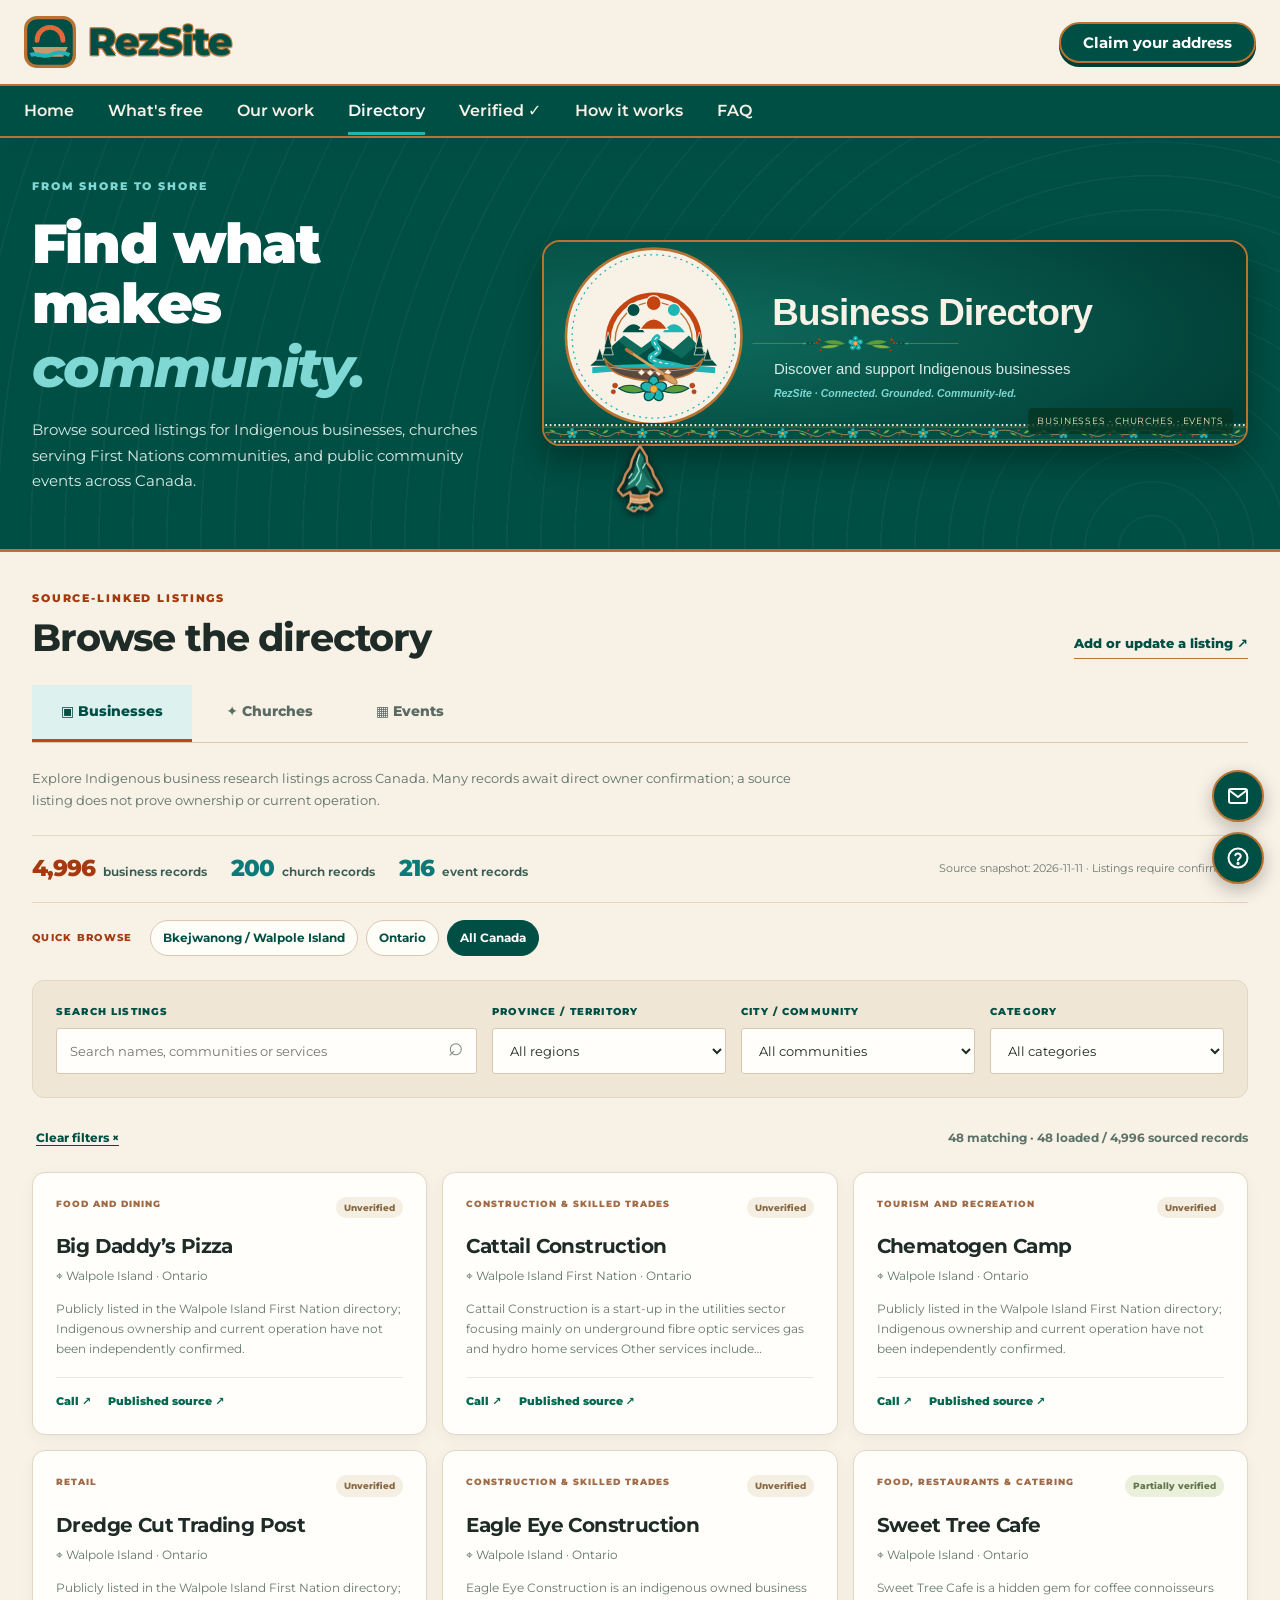
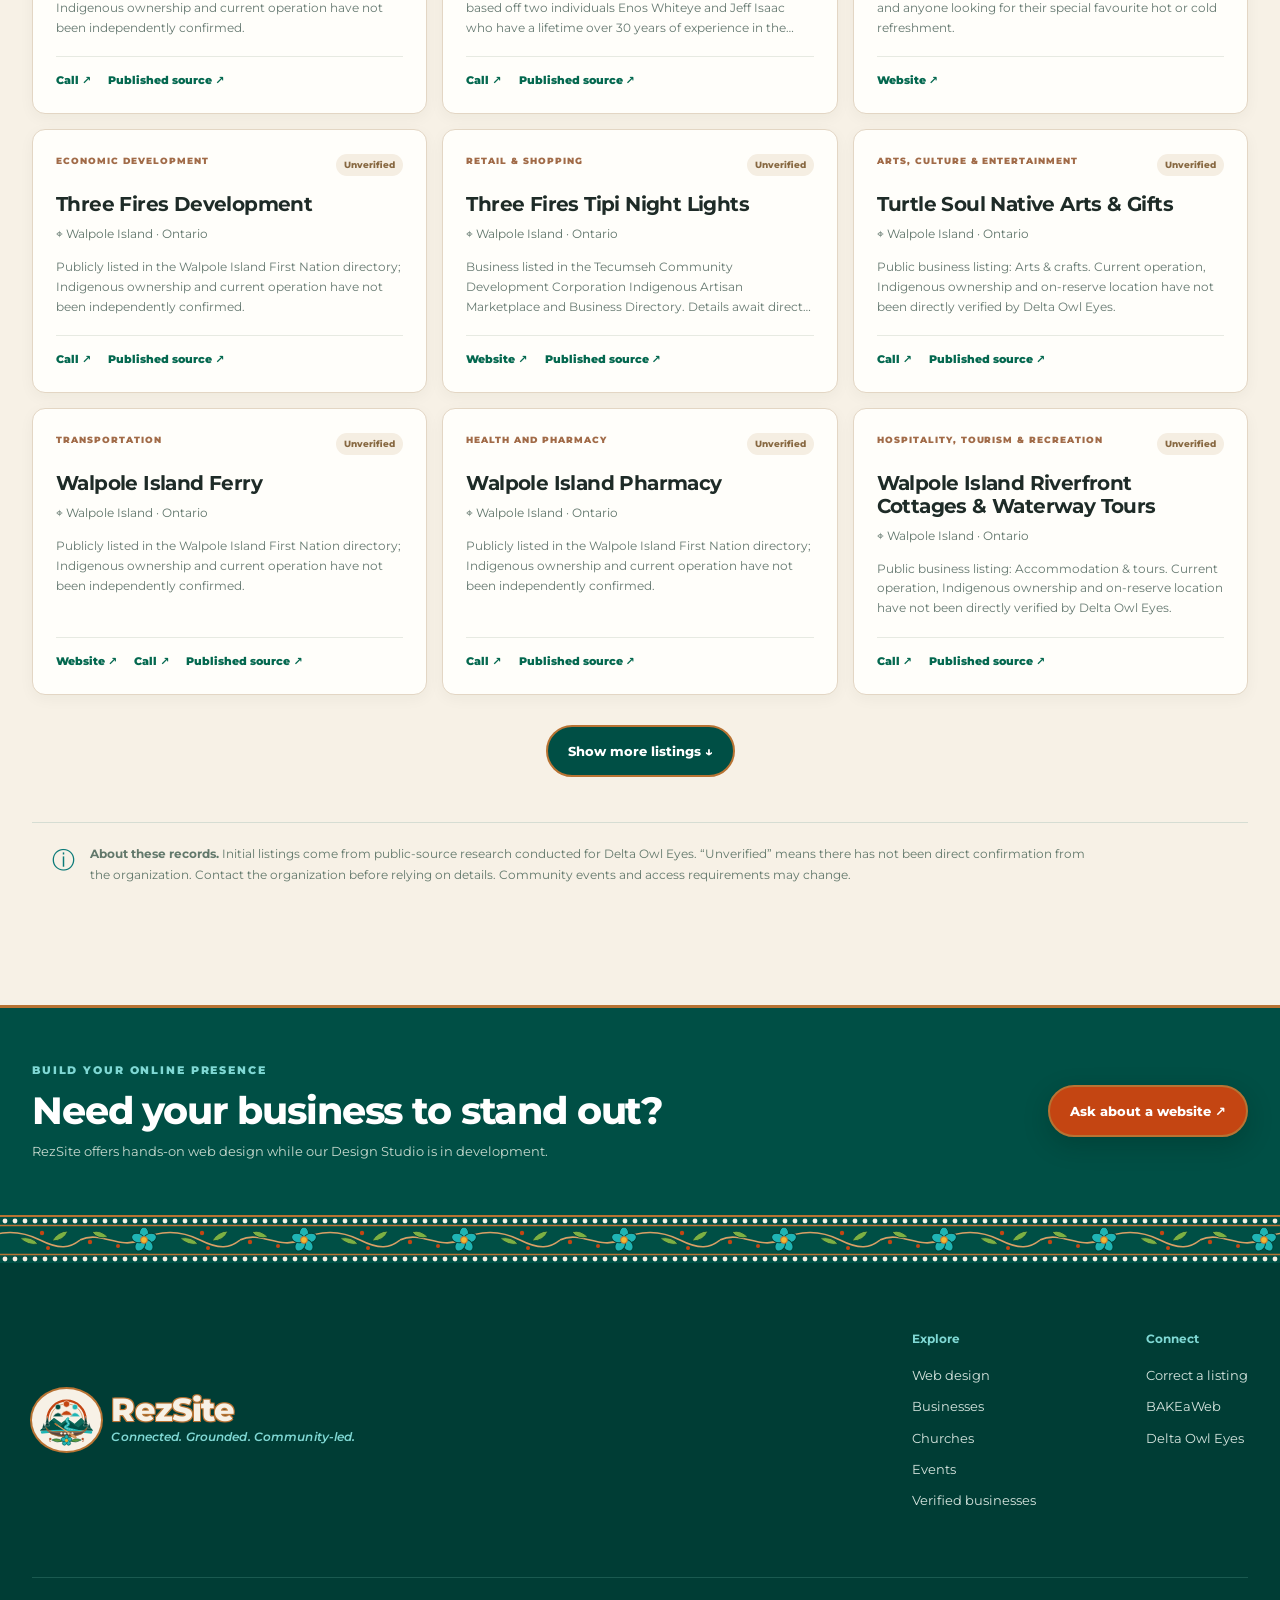
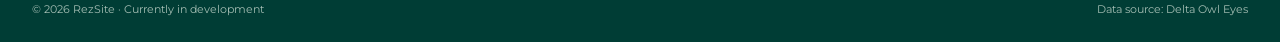
<file: directory.html>
<!DOCTYPE html>

<html lang="en-CA"><head><meta charset="utf-8"/><meta content="width=device-width,initial-scale=1" name="viewport"/><title>Community directories | RezSite — Businesses, churches &amp; events</title><meta content="Search Indigenous businesses, churches serving First Nations communities, and public community events from source-linked directory records." name="description"/><meta content="#004F45" name="theme-color"/><link href="assets/brand/v2/rezsite-brand.css?v=3d137d95ff" rel="stylesheet"/><link href="assets/site.css?v=0fa5ceec6a" rel="stylesheet"/><link href="assets/brand/v2/directory-brand.css?v=42558597fb" rel="stylesheet"/><script defer="" src="assets/site.js?v=979d64fe7a"></script><script defer="" src="assets/directory.js?v=1e2b942cf1"></script><link rel="icon" href="/favicon.ico?v=22eb738d" sizes="any"><link rel="icon" type="image/svg+xml" href="assets/brand/v2/rezsite-favicon.svg?v=22eb738d"><meta content="website" property="og:type"/><meta content="RezSite" property="og:site_name"/><meta content="light" name="color-scheme"/><!-- Cloudflare Web Analytics (visitor counts, no cookies) --><script defer src="https://static.cloudflareinsights.com/beacon.min.js" data-cf-beacon='{"token": "72da8042a421467a9c20229d86902248"}'></script><link rel="stylesheet" href="assets/rezsite/arrowhead/rezsite-cursor.css?v=32239af18e"><link rel="stylesheet" href="assets/rezsite/arrowhead/rezsite-touch.css?v=1cef1f4e6d"></head><body data-brand="shore-to-shore" data-page="directory"><a class="skip" href="#main">Skip to content</a><header class="rz-top"><div class="rz-wrap"><a class="rz-lockup rz-head-lockup" href="index.html" aria-label="RezSite home"><img class="rz-emblem rz-mark" src="assets/brand/v2/rezsite-mark.svg" alt="" width="52" height="52"><span class="rz-wm"><span class="rz-name">RezSite</span><span class="rz-tag">Connected. Grounded. Community-led.</span></span></a><div class="rz-top-actions"><a class="rz-cta" href="index.html#claim">Claim your address</a><button class="rz-menu-btn" type="button" aria-controls="rz-nav" aria-expanded="false" aria-label="Open menu"><svg width="22" height="22" viewBox="0 0 24 24" fill="none" stroke="currentColor" stroke-width="2.4" stroke-linecap="round" aria-hidden="true"><path d="M4 7h16M4 12h16M4 17h16"/></svg></button></div></div></header>
<div class="rz-navbar"><nav class="rz-nav rz-wrap" id="rz-nav" aria-label="Main"><a href="index.html">Home</a><a href="index.html#free">What's free</a><a href="index.html#work">Our work</a><a href="directory.html?type=businesses" aria-current="page">Directory</a><a href="verified.html">Verified ✓</a><a href="index.html#how">How it works</a><a href="faq.html">FAQ</a><a class="rz-cta" href="index.html#claim">Claim your address</a></nav></div>
<main id="main"><section class="directory-hero brand-directory-hero"><div class="container brand-directory-shell"><div class="brand-directory-intro"><p class="eyebrow light">FROM SHORE TO SHORE</p><h1>Find what makes <em>community.</em></h1><p>Browse sourced listings for Indigenous businesses, churches serving First Nations communities, and public community events across Canada.</p></div><div class="brand-directory-billboard"><img alt="RezSite Business directory — canoe, river, hills and turquoise beaded flower" height="460" id="directory-banner" src="assets/brand/v2/directory-businesses.svg" width="1600"/><span id="directory-banner-caption">BUSINESSES · CHURCHES · EVENTS</span></div></div></section><section aria-labelledby="directory-title" class="directory-tool container"><div class="tool-top"><div><p class="eyebrow">SOURCE-LINKED LISTINGS</p><h2 id="directory-title">Browse the directory</h2></div><a class="tool-contact" href="mailto:leah@rezsite.com?subject=RezSite%20Directory%20Listing%20Update">Add or update a listing ↗</a></div><div aria-label="Directory category" class="directory-tabs" role="tablist"><button aria-selected="true" data-type="businesses" id="tab-businesses" role="tab" type="button">▣ <span>Businesses</span></button><button aria-selected="false" data-type="churches" id="tab-churches" role="tab" type="button">✦ <span>Churches</span></button><button aria-selected="false" data-type="events" id="tab-events" role="tab" type="button">▦ <span>Events</span></button></div><div class="directory-explainer" id="directory-explainer"></div><div aria-label="Directory snapshot totals" class="directory-meta">
<span><strong data-record-total="businesses">—</strong> business records</span>
<span><strong data-record-total="churches">—</strong> church records</span>
<span><strong data-record-total="events">—</strong> event records</span>
<small data-snapshot-date="">Source-linked public research · verification varies</small>
</div><div aria-label="Quick location filters" class="directory-shortcuts"><span>QUICK BROWSE</span><button data-scope="walpole" type="button">Bkejwanong / Walpole Island</button><button data-scope="ontario" type="button">Ontario</button><button aria-pressed="true" data-scope="all" type="button">All Canada</button></div><div class="filters-row"><label class="search-field"><span>SEARCH LISTINGS</span><input autocomplete="off" id="directory-search" maxlength="120" placeholder="Search names, communities or services" type="search"/><span aria-hidden="true" class="search-icon">⌕</span></label><label class="select-field"><span>PROVINCE / TERRITORY</span><select id="province-filter"><option value="">All regions</option></select></label><label class="select-field"><span id="place-label">CITY / COMMUNITY</span><select id="place-filter"><option value="">All communities</option></select></label><label class="select-field"><span id="category-label">CATEGORY</span><select id="category-filter"><option value="">All categories</option></select></label></div><div class="filter-bottom"><label class="toggle-archive" hidden="" id="archive-wrap"><input id="include-past" type="checkbox"/> Include past events</label><button class="clear-filters" id="clear-filters" type="button">Clear filters <span aria-hidden="true">×</span></button><p aria-live="polite" class="filter-counter" id="result-count">Loading directory…</p></div><div class="preview-notice" hidden="" id="preview-notice"></div><div aria-labelledby="tab-businesses" class="results-grid" id="directory-results" role="tabpanel"></div><div class="load-wrap"><button class="button button-dark" hidden="" id="load-more" type="button">Show more listings ↓</button></div><div class="data-disclaimer"><span aria-hidden="true">ⓘ</span><p><strong>About these records.</strong> Initial listings come from public-source research conducted for Delta Owl Eyes. “Unverified” means there has not been direct confirmation from the organization. Contact the organization before relying on details. Community events and access requirements may change.</p></div></section><section class="directory-cta"><div class="container"><div><p class="eyebrow light">BUILD YOUR ONLINE PRESENCE</p><h2>Need your business to stand out?</h2><p>RezSite offers hands-on web design while our Design Studio is in development.</p></div><a class="button button-orange" href="mailto:leah@rezsite.com?subject=RezSite%20Website%20Consultation">Ask about a website ↗</a></div></section></main><div class="rz-bead-strip" aria-hidden="true"></div><footer class="site-footer"><div class="container footer-main"><a class="logo rz-lockup on-dark footer-logo" href="index.html" aria-label="RezSite home"><img class="rz-emblem" src="assets/brand/v2/rezsite-emblem.svg" alt="" width="66" height="58" loading="lazy"><span class="rz-wm"><span class="rz-name">RezSite</span><span class="rz-tag">Connected. Grounded. Community-led.</span></span></a><div class="footer-columns"><div><b>Explore</b><a href="index.html#services">Web design</a><a href="directory.html?type=businesses">Businesses</a><a href="directory.html?type=churches">Churches</a><a href="directory.html?type=events">Events</a><a href="verified.html">Verified businesses</a></div><div><b>Connect</b><a href="mailto:leah@rezsite.com?subject=RezSite%20Directory%20Listing%20Update">Correct a listing</a><a href="https://bakeaweb.com/" rel="noopener noreferrer" target="_blank">BAKEaWeb</a><a href="https://deltaowleyes.ca/" rel="noopener noreferrer" target="_blank">Delta Owl Eyes</a></div></div></div><div class="container footer-bottom"><span>© <span data-year="">2026</span> RezSite · Currently in development</span><span>Data source: Delta Owl Eyes</span></div></footer><script defer src="assets/brand/v2/rezsite-ui.js?v=5d08d0d353"></script>
<script defer src="assets/email-notice.js?v=a09552113a" data-accent="#004F45" data-accent-fg="#FFFFFF"></script>
<script defer src="assets/contact-buttons.js?v=5ea239c038" data-email="leah@rezsite.com" data-subject="RezSite question" data-faq="faq.html" data-bg="#004F45" data-fg="#FFFFFF" data-ring="#B87333"></script>
<script type="module" src="assets/rezsite/arrowhead/install.js?v=4d77688494"></script>
</body></html>
</file>
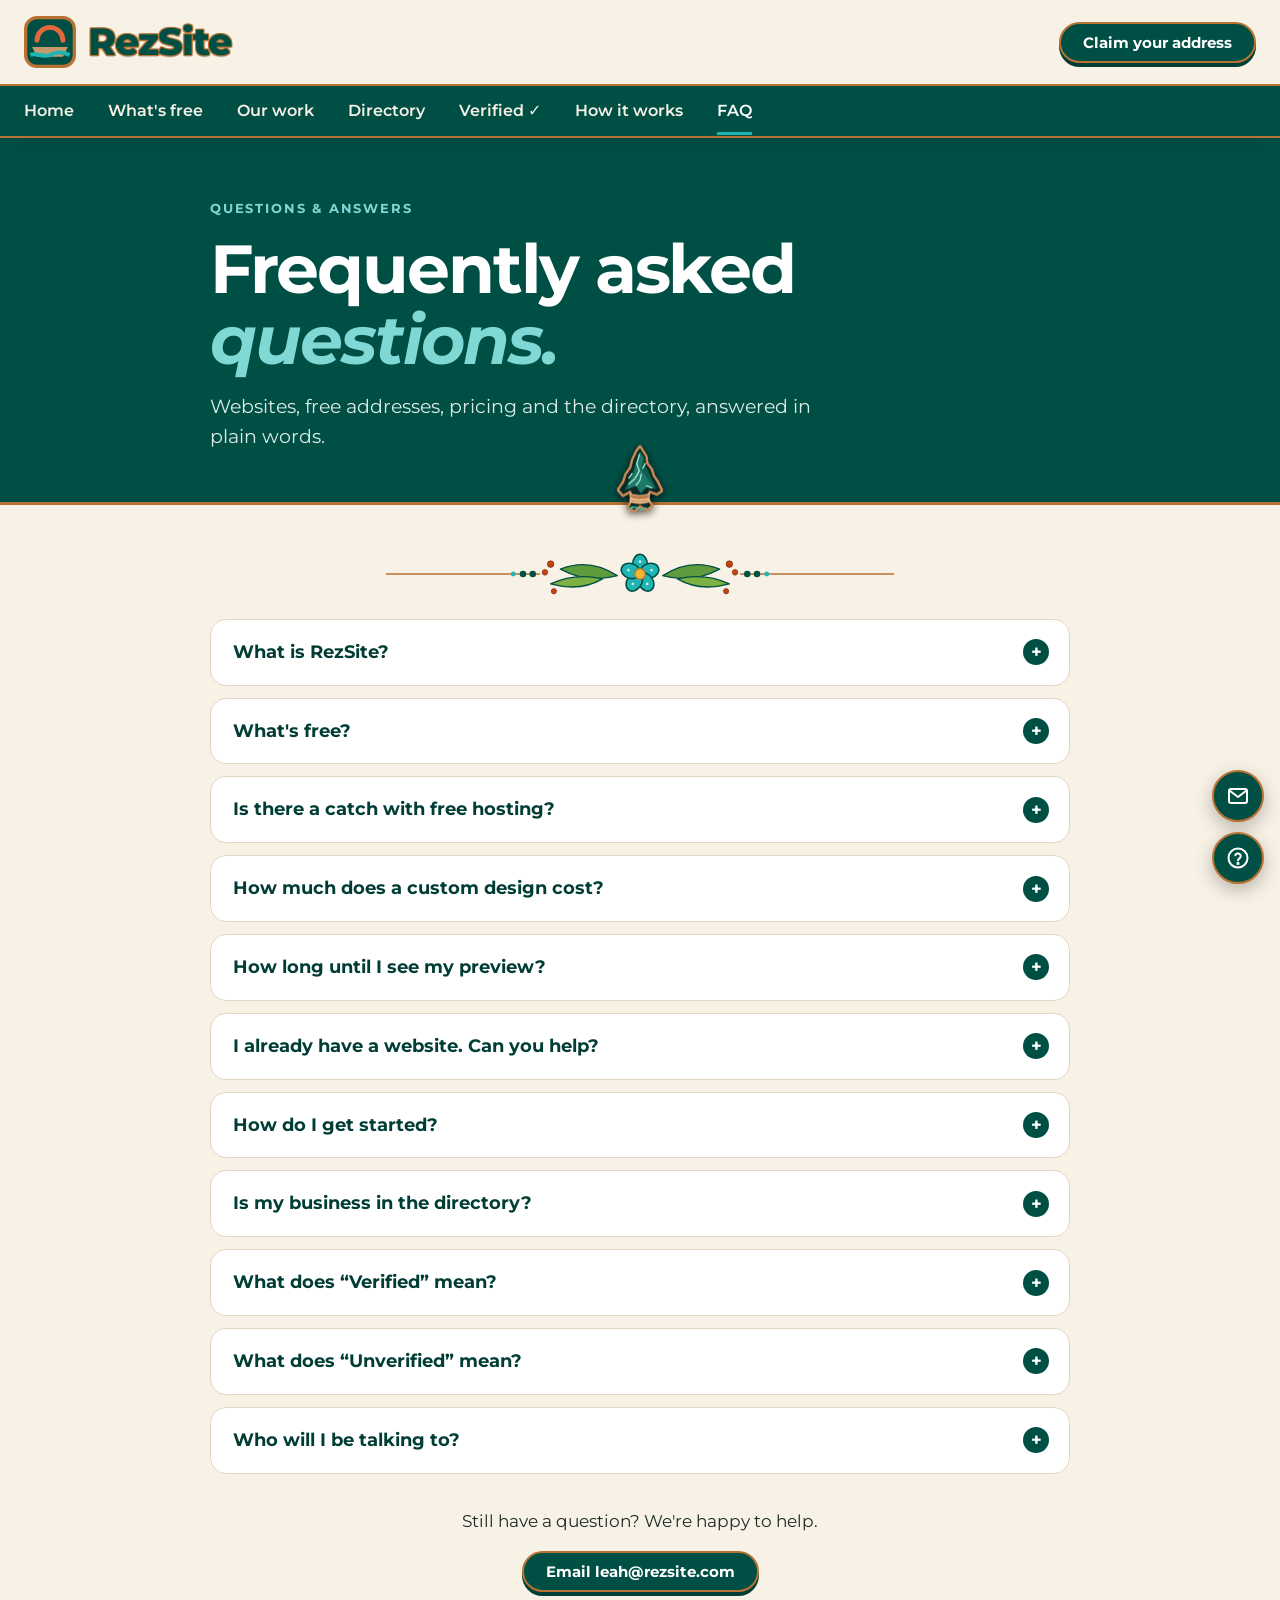
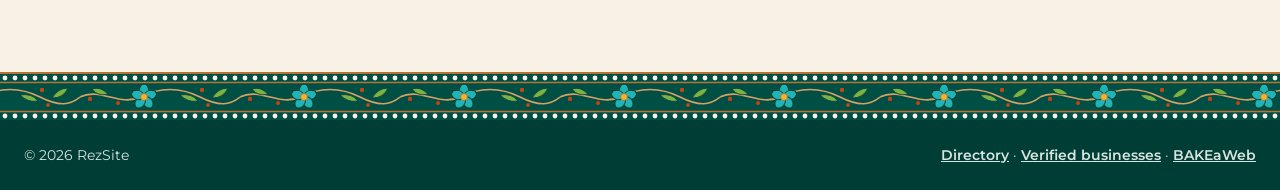
<file: faq.html>
<!doctype html>
<html lang="en-CA">
<head>
<meta charset="utf-8">
<meta name="viewport" content="width=device-width,initial-scale=1">
<title>FAQ | RezSite</title>
<meta name="description" content="Answers about RezSite websites, free yourname.rezsite.com addresses, hosting, pricing and the Indigenous business directory.">
<meta name="theme-color" content="#004F45">
<link rel="icon" href="/favicon.ico?v=22eb738d" sizes="any"><link rel="icon" type="image/svg+xml" href="assets/brand/v2/rezsite-favicon.svg?v=22eb738d">
<link rel="canonical" href="https://rezsite.com/faq.html">
<link rel="stylesheet" href="assets/brand/v2/rezsite-brand.css?v=3d137d95ff">
<style>
*{box-sizing:border-box}
body{margin:0;font-family:var(--rz-font);color:var(--rz-ink);background:var(--rz-cream);font-size:17px;line-height:1.6;-webkit-font-smoothing:antialiased}
a{color:var(--rz-phthalo);font-weight:600}
.skip{position:absolute;left:-999px}.skip:focus{left:16px;top:16px;z-index:99;background:#fff;padding:8px 12px}
.hero{background:var(--rz-phthalo);color:#fff;padding:60px 0 50px;border-bottom:3px solid var(--rz-copper)}
.hero p.eyebrow{font-weight:700;font-size:13px;letter-spacing:.14em;text-transform:uppercase;color:var(--rz-turq-light);margin:0 0 14px}
.hero h1{font-size:clamp(40px,6vw,68px);line-height:1.05;letter-spacing:-.03em;margin:0}
.hero h1 em{font-style:italic;color:var(--rz-turq-light)}
.hero .lead{max-width:620px;margin:16px 0 0;color:#DCEBE6;font-size:19px}
main .rz-wrap{max-width:860px}
.list{padding:46px 0 80px}
details{background:#fff;border:1px solid var(--rz-line);border-radius:16px;margin:0 0 12px;transition:border-color .2s}
details[open]{border-color:var(--rz-copper)}
summary{cursor:pointer;list-style:none;padding:18px 54px 18px 22px;font-weight:700;font-size:18px;color:var(--rz-dark);position:relative}
summary::-webkit-details-marker{display:none}
summary::after{content:"+";position:absolute;right:20px;top:50%;transform:translateY(-50%);width:26px;height:26px;border-radius:50%;background:var(--rz-phthalo);color:#fff;display:grid;place-items:center;font-size:18px;line-height:1}
details[open] summary::after{content:"–"}
details p{margin:0;padding:0 22px 20px;color:#33443E}
.more{margin-top:34px;text-align:center}
.more p{margin:0 0 16px}
footer{background:var(--rz-dark);color:#D6E5DF;font-size:14px}
footer .rz-wrap{display:flex;justify-content:space-between;gap:16px;flex-wrap:wrap;padding:24px 0}
footer a{color:#D6E5DF}
</style>
<script defer src="https://static.cloudflareinsights.com/beacon.min.js" data-cf-beacon='{"token": "72da8042a421467a9c20229d86902248"}'></script>
<link rel="stylesheet" href="assets/rezsite/arrowhead/rezsite-cursor.css?v=32239af18e"><link rel="stylesheet" href="assets/rezsite/arrowhead/rezsite-touch.css?v=1cef1f4e6d"></head>
<body>
<a class="skip" href="#main">Skip to content</a>
<header class="rz-top"><div class="rz-wrap"><a class="rz-lockup rz-head-lockup" href="index.html" aria-label="RezSite home"><img class="rz-emblem rz-mark" src="assets/brand/v2/rezsite-mark.svg" alt="" width="52" height="52"><span class="rz-wm"><span class="rz-name">RezSite</span><span class="rz-tag">Connected. Grounded. Community-led.</span></span></a><div class="rz-top-actions"><a class="rz-cta" href="index.html#claim">Claim your address</a><button class="rz-menu-btn" type="button" aria-controls="rz-nav" aria-expanded="false" aria-label="Open menu"><svg width="22" height="22" viewBox="0 0 24 24" fill="none" stroke="currentColor" stroke-width="2.4" stroke-linecap="round" aria-hidden="true"><path d="M4 7h16M4 12h16M4 17h16"/></svg></button></div></div></header>
<div class="rz-navbar"><nav class="rz-nav rz-wrap" id="rz-nav" aria-label="Main"><a href="index.html">Home</a><a href="index.html#free">What's free</a><a href="index.html#work">Our work</a><a href="directory.html?type=businesses">Directory</a><a href="verified.html">Verified ✓</a><a href="index.html#how">How it works</a><a href="faq.html" aria-current="page">FAQ</a><a class="rz-cta" href="index.html#claim">Claim your address</a></nav></div>
<main id="main">
<section class="hero"><div class="rz-wrap"><p class="eyebrow">Questions &amp; answers</p><h1>Frequently asked <em>questions.</em></h1><p class="lead">Websites, free addresses, pricing and the directory, answered in plain words.</p></div></section>
<section class="list"><div class="rz-wrap">
<img class="rz-divider" src="assets/brand/v2/floral-divider.svg" alt="" width="640" height="56">
<details><summary>What is RezSite?</summary><p>RezSite designs websites for Indigenous businesses and runs a free, searchable directory of Indigenous businesses, churches and community events across Canada. Our websites are built with <a href="https://bakeaweb.com/">BAKE</a>.</p></details>
<details><summary>What's free?</summary><p>Every site we build gets a free <b>yourname.rezsite.com</b> address, free hosting, and a free preview before you pay anything.</p></details>
<details><summary>Is there a catch with free hosting?</summary><p>Just one: a small “Baked with BAKE” badge sits in your website's footer.</p></details>
<details><summary>How much does a custom design cost?</summary><p>Custom design starts at $100, one time. We quote the price before any work you pay for begins.</p></details>
<details><summary>How long until I see my preview?</summary><p>Usually 1–2 days. We design it first and send you a link to look over on your phone. No payment, no pressure.</p></details>
<details><summary>I already have a website. Can you help?</summary><p>Yes. We'll give it a fresh new look the same way: free preview first, then a quote.</p></details>
<details><summary>How do I get started?</summary><p>Type your business name in the box on the <a href="index.html#claim">home page</a>, or email us. Tell us about your business, your photos, your logo and the one thing your website must do: calls, bookings or orders.</p></details>
<details><summary>Is my business in the directory?</summary><p>Search the <a href="directory.html?type=businesses">directory</a> by name or town. If your business is missing or a detail is wrong, email us and we'll fix it.</p></details>
<details><summary>What does “Verified” mean?</summary><p>A verified listing was confirmed by the business owner. Verified businesses can add their logo for free. See the <a href="verified.html">verified businesses</a>.</p></details>
<details><summary>What does “Unverified” mean?</summary><p>Most listings come from public-source research done for Delta Owl Eyes. “Unverified” means the business hasn't confirmed the details with us yet, so please contact the business before relying on them.</p></details>
<details><summary>Who will I be talking to?</summary><p>Real people. When you email, you'll hear back from Leah, not a robot.</p></details>
<div class="more"><p>Still have a question? We're happy to help.</p><a class="rz-cta" href="mailto:leah@rezsite.com?subject=RezSite%20question">Email leah@rezsite.com</a></div>
</div></section>
</main>
<div class="rz-bead-strip" aria-hidden="true"></div>
<footer><div class="rz-wrap"><span>© 2026 RezSite</span><span><a href="directory.html?type=businesses">Directory</a> · <a href="verified.html">Verified businesses</a> · <a href="https://bakeaweb.com/">BAKEaWeb</a></span></div></footer>
<script defer src="assets/brand/v2/rezsite-ui.js?v=5d08d0d353"></script>
<script defer src="assets/email-notice.js?v=a09552113a" data-accent="#004F45" data-accent-fg="#FFFFFF"></script>
<script defer src="assets/contact-buttons.js?v=5ea239c038" data-email="leah@rezsite.com" data-subject="RezSite question" data-faq="faq.html" data-bg="#004F45" data-fg="#FFFFFF" data-ring="#B87333"></script>
<script type="module" src="assets/rezsite/arrowhead/install.js?v=4d77688494"></script>
</body>
</html>
</file>
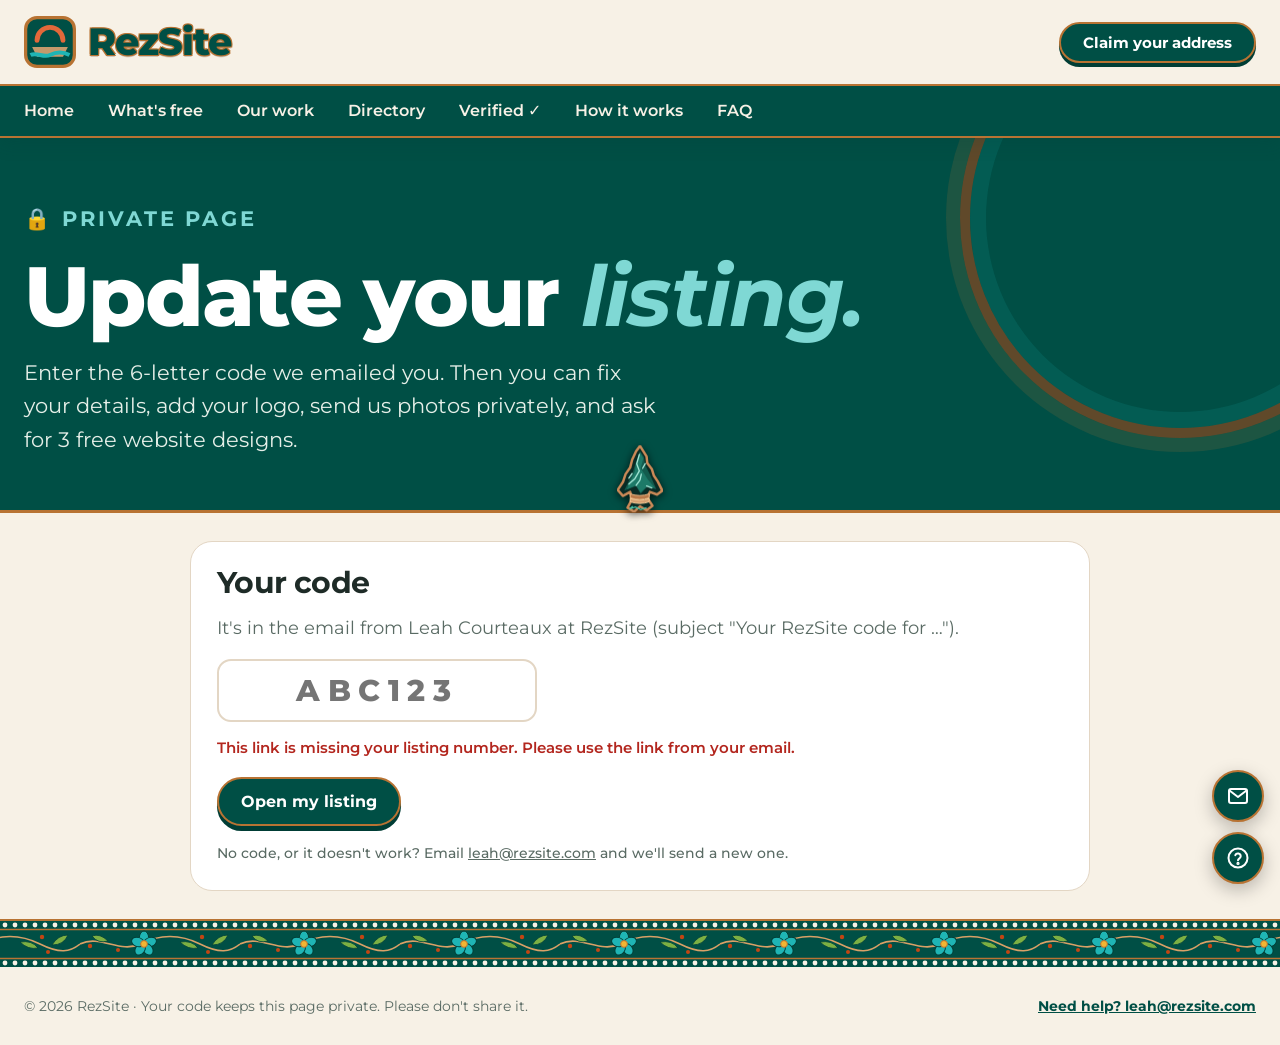
<file: update.html>
<!doctype html>
<html lang="en-CA">
<head>
<meta charset="utf-8">
<meta name="viewport" content="width=device-width,initial-scale=1">
<title>Update your listing | RezSite</title>
<meta name="description" content="Private page for businesses to update their RezSite listing with the code we emailed them.">
<meta name="robots" content="noindex,nofollow">
<meta name="theme-color" content="#004F45">
<link rel="icon" href="/favicon.ico?v=22eb738d" sizes="any"><link rel="icon" type="image/svg+xml" href="assets/brand/v2/rezsite-favicon.svg?v=22eb738d">

<link rel="stylesheet" href="assets/brand/v2/rezsite-brand.css?v=3d137d95ff">
<style>
:root{--green:#004F45;--deep:#003D35;--gold:#1FB5B5;--sun:#7FD8D4;--orange:#A63A0F;--rust:#C44512;--copper:#B87333;--river:#0B7A78;--cream:#F7F1E6;--ink:#1E2B27;--muted:#5A6B64;--line:#E3D6C4}
*{box-sizing:border-box}
body{margin:0;font-family:"Montserrat",system-ui,sans-serif;color:var(--ink);background:var(--cream);font-size:17px;line-height:1.6;-webkit-font-smoothing:antialiased}
img{max-width:100%;display:block}a{color:inherit}
.wrap{width:min(1240px,100% - 48px);margin-inline:auto}
.skip{position:absolute;left:-999px}.skip:focus{left:16px;top:16px;z-index:99;background:#fff;padding:8px 12px}
h1,h2,h3,.eyebrow,.btn,.nav,.pill,.meta,.count,label,input,button,.foot{font-family:"Montserrat",system-ui,sans-serif}
h1,h2,h3{line-height:1;letter-spacing:-.02em;margin:0}
.eyebrow{font-weight:700;font-size:13px;letter-spacing:.14em;text-transform:uppercase;margin:0 0 14px}
.top{background:var(--cream);border-bottom:3px solid var(--green);box-shadow:0 2px 0 var(--copper);position:sticky;top:0;z-index:20}
.top .wrap{display:flex;align-items:center;justify-content:space-between;height:84px;gap:20px}
.nav{display:flex;gap:22px;align-items:center;font-weight:600;font-size:16px}.nav a{text-decoration:none}.nav a:hover{color:var(--orange)}
.btn{display:inline-flex;align-items:center;gap:10px;font-weight:700;font-size:16px;padding:13px 22px;border-radius:999px;text-decoration:none;border:0;cursor:pointer;transition:transform .15s}
.btn:hover{transform:translateY(-2px)}
.btn-primary{background:var(--green);color:#fff;border:2px solid var(--copper);box-shadow:0 5px 0 var(--deep)}
.btn-gold{background:var(--gold);color:var(--deep);box-shadow:0 5px 0 #128C8C}
.btn-ghost{background:#fff;color:var(--green);border:2px solid var(--green);padding:9px 16px;font-size:15px;box-shadow:none}
.hero{background:var(--green);color:#fff;border-bottom:3px solid var(--copper);padding:64px 0 54px;position:relative;overflow:hidden}
.hero:after{content:"";position:absolute;right:-120px;top:-140px;width:420px;height:420px;border-radius:50%;border:10px solid rgba(196,69,18,.55);box-shadow:0 0 0 14px rgba(184,115,51,.18),inset 0 0 0 16px rgba(31,181,181,.14);opacity:.9}
.hero .wrap{position:relative;z-index:1;display:grid;gap:18px;max-width:1240px}
.hero h1{font-size:clamp(44px,7vw,84px);font-weight:800}
.hero h1 em{font-family:"Montserrat",system-ui,sans-serif;font-weight:700;color:var(--sun)}
.hero p{max-width:640px;margin:0;font-size:21px;color:#e5efe8}
.tools{display:flex;flex-wrap:wrap;gap:12px;align-items:center;margin:34px auto 22px}
.tools input{flex:1 1 320px;font-size:18px;padding:15px 20px;border-radius:999px;border:2px solid var(--line);background:#fff}
.tools input:focus{outline:3px solid var(--gold);border-color:var(--green)}
.count{color:var(--muted);font-weight:600;font-size:15px}
.grid{display:grid;grid-template-columns:repeat(auto-fill,minmax(330px,1fr));gap:20px;margin-bottom:70px}
.card{background:#fff;border:1px solid var(--line);border-radius:22px;padding:22px;display:grid;gap:12px;align-content:start;scroll-margin-top:100px}
.card.hl{outline:4px solid var(--gold)}
.head{display:flex;gap:14px;align-items:center}
.logo-box{width:72px;height:72px;border-radius:16px;flex:none;display:grid;place-items:center;background:var(--cream);border:1px solid var(--line);overflow:hidden}
.logo-box img{width:100%;height:100%;object-fit:contain;padding:6px;background:#fff}
.logo-box span{font:800 30px "Montserrat",system-ui,sans-serif;color:var(--green)}
.card h2{font-size:23px;font-weight:700}
.meta{font-size:14px;color:var(--muted);font-weight:500}
.pill{display:inline-flex;align-items:center;gap:6px;font-size:13px;font-weight:700;background:#DDF1EF;color:var(--green);padding:4px 11px;border-radius:999px;width:max-content}
.card p{margin:0;font-size:17px}
.links{display:flex;flex-wrap:wrap;gap:8px 18px;font:600 15px "Montserrat",system-ui,sans-serif}
.links a{color:var(--river);text-decoration:underline;text-underline-offset:3px;word-break:break-all}
.empty{background:#fff;border:1px dashed var(--line);border-radius:22px;padding:40px;text-align:center;color:var(--muted)}
dialog{border:0;border-radius:24px;padding:28px;max-width:460px;width:calc(100% - 32px);box-shadow:0 30px 80px #0006}
dialog::backdrop{background:#003d35b3}
dialog h3{font-size:28px;margin-bottom:6px}
dialog form{display:grid;gap:14px}
dialog label{display:grid;gap:6px;font-weight:700;font-size:15px}
dialog input[type=text]{font:800 26px/1 "Montserrat",system-ui,sans-serif;letter-spacing:.25em;text-transform:uppercase;padding:12px 14px;border:2px solid var(--line);border-radius:14px;text-align:center}
dialog input[type=file]{font-size:15px}
.msg{min-height:1.5em;margin:0;font:600 15px "Montserrat",system-ui,sans-serif}.msg.err{color:#b3261e}.msg.ok{color:var(--green)}
.row{display:flex;gap:10px;flex-wrap:wrap}
#prev{max-height:110px;object-fit:contain;margin:auto;display:none}
.how{background:#fff;border-top:1px solid var(--line);padding:46px 0}
.how .wrap{display:grid;grid-template-columns:repeat(auto-fit,minmax(240px,1fr));gap:26px}
.how b{font:700 20px "Montserrat",system-ui,sans-serif;display:block;margin-bottom:4px}
.how p{margin:0;color:var(--muted);font-size:17px}
.foot{padding:28px 0;font-size:14px;color:var(--muted)}.foot .wrap{display:flex;flex-wrap:wrap;gap:10px 22px;justify-content:space-between}.foot a{color:var(--green);font-weight:700}
@media (max-width:720px){.nav a:not(.btn){display:none}.hero{padding:44px 0 40px}.grid{grid-template-columns:1fr}}
</style>
<style>
.panel{background:#fff;border:1px solid var(--line);border-radius:22px;padding:26px;margin:28px auto;display:grid;gap:16px}
.panel h2{font-size:30px}
.panel .lead{margin:0;color:var(--muted);font-size:18px}
.fields{display:grid;grid-template-columns:repeat(auto-fit,minmax(260px,1fr));gap:14px}
.fields label,.panel label{display:grid;gap:6px;font-weight:700;font-size:15px}
.fields input,.fields textarea,.panel input[type=text],.panel input[type=email],.panel textarea{font:400 17px/1.4 "Montserrat",system-ui,sans-serif;padding:11px 14px;border:2px solid var(--line);border-radius:14px;background:#fff;width:100%}
.fields textarea,.panel textarea{min-height:96px;resize:vertical}
.fields .wide{grid-column:1/-1}
input:focus,textarea:focus{outline:3px solid var(--gold);border-color:var(--green)}
#codeIn{font:800 30px/1 "Montserrat",system-ui,sans-serif!important;letter-spacing:.25em;text-transform:uppercase;text-align:center;max-width:320px}
.logo-row{display:flex;gap:18px;align-items:center;flex-wrap:wrap}
.logo-row .logo-box{width:96px;height:96px}
.drop{border:2px dashed var(--line);border-radius:18px;padding:22px;text-align:center;color:var(--muted);font:600 16px "Montserrat",system-ui,sans-serif;cursor:pointer}
.drop.on{border-color:var(--green);background:#EEF8F6}
.ups{display:grid;gap:6px;font:500 15px "Montserrat",system-ui,sans-serif;margin:0;padding:0;list-style:none}
.ups li.ok{color:var(--green)}.ups li.err{color:#b3261e}
.pitch{background:var(--green);color:#fff;border:0}
.pitch h2{color:#fff}.pitch .lead{color:#e5efe8}
.pitch label{color:#fff}
.hide{display:none!important}
.saved{background:#DDF1EF;color:var(--green);border-radius:14px;padding:10px 14px;font:600 15px "Montserrat",system-ui,sans-serif}
</style>
<link rel="stylesheet" href="assets/rezsite/arrowhead/rezsite-cursor.css?v=32239af18e"><link rel="stylesheet" href="assets/rezsite/arrowhead/rezsite-touch.css?v=1cef1f4e6d"></head>
<body>
<a class="skip" href="#main">Skip to content</a>
<header class="rz-top"><div class="rz-wrap"><a class="rz-lockup rz-head-lockup" href="index.html" aria-label="RezSite home"><img class="rz-emblem rz-mark" src="assets/brand/v2/rezsite-mark.svg" alt="" width="52" height="52"><span class="rz-wm"><span class="rz-name">RezSite</span><span class="rz-tag">Connected. Grounded. Community-led.</span></span></a><div class="rz-top-actions"><a class="rz-cta" href="index.html#claim">Claim your address</a><button class="rz-menu-btn" type="button" aria-controls="rz-nav" aria-expanded="false" aria-label="Open menu"><svg width="22" height="22" viewBox="0 0 24 24" fill="none" stroke="currentColor" stroke-width="2.4" stroke-linecap="round" aria-hidden="true"><path d="M4 7h16M4 12h16M4 17h16"/></svg></button></div></div></header>
<div class="rz-navbar"><nav class="rz-nav rz-wrap" id="rz-nav" aria-label="Main"><a href="index.html">Home</a><a href="index.html#free">What's free</a><a href="index.html#work">Our work</a><a href="directory.html?type=businesses">Directory</a><a href="verified.html">Verified ✓</a><a href="index.html#how">How it works</a><a href="faq.html">FAQ</a><a class="rz-cta" href="index.html#claim">Claim your address</a></nav></div>
<main id="main">
 <section class="hero">
  <div class="wrap">
   <p class="eyebrow" style="color:var(--sun)">🔒 Private page</p>
   <h1>Update your <em>listing.</em></h1>
   <p id="heroP">Enter the 6-letter code we emailed you. Then you can fix your details, add your logo, send us photos privately, and ask for 3 free website designs.</p>
  </div>
 </section>
 <div class="wrap" style="max-width:900px">

  <form class="panel" id="gate">
   <h2>Your code</h2>
   <p class="lead">It's in the email from Leah Courteaux at RezSite (subject "Your RezSite code for …").</p>
   <input type="text" id="codeIn" maxlength="8" autocomplete="one-time-code" placeholder="ABC123" aria-label="Your 6-letter code" required>
   <p class="msg" id="gateMsg" role="status"></p>
   <div class="row"><button class="btn btn-primary" id="gateBtn">Open my listing</button></div>
   <p class="meta" style="margin:0">No code, or it doesn't work? Email <a href="mailto:leah@rezsite.com?subject=RezSite%20code">leah@rezsite.com</a> and we'll send a new one.</p>
  </form>

  <div id="app" class="hide">
   <section class="panel pitch" id="pitchBox">
    <h2>Want 3 free website designs?</h2>
    <p class="lead">We'll design 3 new looks for <b id="pitchName"></b> using your own details and photos, and send them to you in 1 to 2 business days. No cost, no obligation.</p>
    <div class="fields">
     <label>Your name<input type="text" id="pName" autocomplete="name"></label>
     <label>Best phone or email<input type="text" id="pContact" autocomplete="tel"></label>
     <label class="wide">Anything we should know? (optional)<textarea id="pMsg" placeholder="What you'd like your website to do, colours you love, sites you like…"></textarea></label>
    </div>
    <p class="msg" id="pitchMsg" role="status" style="color:#fff"></p>
    <div class="row"><button type="button" class="btn btn-gold" id="pitchBtn">Yes, send me 3 free designs</button></div>
   </section>

   <form class="panel" id="info">
    <h2>Your business details</h2>
    <p class="lead">This is what people see on RezSite. Change anything that's wrong, then press Save.</p>
    <div class="fields">
     <label class="wide">Business name<input type="text" name="name" required></label>
     <label>Phone<input type="text" name="phone" autocomplete="tel"></label>
     <label>Email<input type="email" name="email" autocomplete="email"></label>
     <label>Website<input type="text" name="website" placeholder="yourbusiness.ca"></label>
     <label>Contact person<input type="text" name="contact_name"></label>
     <label class="wide">Street address<input type="text" name="address"></label>
     <label>City / town<input type="text" name="city"></label>
     <label>Province<input type="text" name="province"></label>
     <label>Postal code<input type="text" name="postal_code"></label>
     <label>Community / Nation<input type="text" name="community"></label>
     <label>Type of business<input type="text" name="category"></label>
     <label>Hours<input type="text" name="hours" placeholder="Mon–Fri 9–5"></label>
     <label class="wide">Facebook, Instagram and other links<input type="text" name="social_links" placeholder="Paste links, separated by spaces"></label>
     <label class="wide">About your business<textarea name="description"></textarea></label>
    </div>
    <p class="msg" id="infoMsg" role="status"></p>
    <div class="row"><button class="btn btn-primary" id="saveBtn">Save my details</button></div>
   </form>

   <section class="panel">
    <h2>Your logo</h2>
    <div class="logo-row"><div class="logo-box" id="logoBox"><span aria-hidden="true">?</span></div>
     <div style="display:grid;gap:8px"><label class="btn btn-ghost" style="width:max-content">Choose logo file<input type="file" id="logoFile" accept="image/png,image/jpeg,image/webp" hidden></label>
     <span class="meta">PNG, JPG or WebP, up to 2 MB. It shows on your RezSite listing.</span></div></div>
    <p class="msg" id="logoMsg" role="status"></p>
   </section>

   <section class="panel">
    <h2>Photos for your website</h2>
    <p class="lead">Send us photos of your work, your place, your team or your products. <b>They stay private</b>: only the RezSite team sees them, and we only use them in designs we make for you.</p>
    <label class="drop" id="drop">Tap to choose photos, or drag them here<input type="file" id="photoFiles" accept="image/png,image/jpeg,image/webp,image/heic,image/heif,.heic" multiple hidden></label>
    <p class="meta" style="margin:0" id="photoCount"></p>
    <ul class="ups" id="ups"></ul>
   </section>
  </div>
 </div>
</main>
<div class="rz-bead-strip" aria-hidden="true"></div>
<footer class="foot"><div class="wrap"><span>© 2026 RezSite · Your code keeps this page private. Please don't share it.</span><span><a href="mailto:leah@rezsite.com?subject=RezSite%20listing">Need help? leah@rezsite.com</a></span></div></footer>

<script>
(() => {
  const URL_ = 'https://gpwxuunutljcauoknhrh.supabase.co', KEY = 'sb_publishable_B7a1VEv6RX13n2JhA50tbQ_oR_oKfw9';
  const $ = s => document.querySelector(s);
  const esc = s => String(s ?? '').replace(/[&<>"']/g, c => ({ '&': '&amp;', '<': '&lt;', '>': '&gt;', '"': '&quot;', "'": '&#39;' })[c]);
  const qs = new URLSearchParams(location.search);
  const id = +qs.get('id') || 0;
  let code = '', biz = null;
  const say = (el, t, kind) => { el.textContent = t; el.className = 'msg' + (kind ? ' ' + kind : ''); };
  async function rpc(fn, body) {
    const r = await fetch(URL_ + '/rest/v1/rpc/' + fn, { method: 'POST', headers: { apikey: KEY, 'Content-Type': 'application/json' }, body: JSON.stringify(body) });
    const j = await r.json().catch(() => ({}));
    if (!r.ok) throw Error(j.message || 'Something went wrong. Please try again.');
    return j;
  }
  function logo(u) { $('#logoBox').innerHTML = u ? `<img src="${esc(u)}" alt="Your logo">` : `<span aria-hidden="true">${esc((biz?.name || '?').trim()[0])}</span>`; }
  function photos(n) { $('#photoCount').textContent = n ? `${n} photo${n === 1 ? '' : 's'} received so far.` : ''; }
  function fill() {
    const f = $('#info');
    for (const el of f.elements) if (el.name) el.value = biz[el.name] ?? '';
    $('#pitchName').textContent = biz.name; $('#pContact').value = biz.phone || biz.email || ''; $('#pName').value = biz.contact_name || '';
    $('#heroP').textContent = 'Private page for ' + biz.name + '.';
    logo(biz.logo_url); photos(biz.photos);
    if (biz.pitch_requested) pitchDone(false);
  }
  function pitchDone(fresh) {
    $('#pitchBox').innerHTML = `<h2>✓ Your free designs are on the way</h2><p class="lead">${fresh ? 'Thanks! Leah got your request.' : 'We have your request.'} We'll send 3 designs for ${esc(biz.name)} within 1 to 2 business days. Sending photos below helps us make them yours.</p>`;
  }
  if (!id) { say($('#gateMsg'), 'This link is missing your listing number. Please use the link from your email.', 'err'); $('#gateBtn').disabled = true; }
  $('#gate').addEventListener('submit', async e => {
    e.preventDefault(); $('#gateBtn').disabled = true; say($('#gateMsg'), 'Checking…');
    try {
      code = $('#codeIn').value.toUpperCase().replace(/[^A-Z0-9]/g, '');
      biz = await rpc('owner_get', { p_id: id, p_code: code });
      try { sessionStorage.setItem('rz_code_' + id, code); } catch {}
      $('#gate').classList.add('hide'); $('#app').classList.remove('hide'); fill();
    } catch (err) { say($('#gateMsg'), err.message, 'err'); }
    $('#gateBtn').disabled = false;
  });
  try { const c = sessionStorage.getItem('rz_code_' + id); if (c && id) { $('#codeIn').value = c; $('#gate').requestSubmit(); } } catch {}
  $('#info').addEventListener('submit', async e => {
    e.preventDefault(); $('#saveBtn').disabled = true; say($('#infoMsg'), 'Saving…');
    const p = {}; for (const el of $('#info').elements) if (el.name) p[el.name] = el.value;
    try { await rpc('owner_save', { p_id: id, p_code: code, p }); Object.assign(biz, p); $('#pitchName').textContent = biz.name; say($('#infoMsg'), 'Saved. Miigwech!', 'ok'); }
    catch (err) { say($('#infoMsg'), err.message, 'err'); }
    $('#saveBtn').disabled = false;
  });
  $('#pitchBtn').addEventListener('click', async () => {
    $('#pitchBtn').disabled = true; say($('#pitchMsg'), 'Sending…');
    try { await rpc('owner_request_pitch', { p_id: id, p_code: code, p_name: $('#pName').value, p_contact: $('#pContact').value, p_message: $('#pMsg').value }); pitchDone(true); }
    catch (err) { say($('#pitchMsg'), err.message, 'err'); $('#pitchBtn').disabled = false; }
  });
  async function send(fn, file) {
    const fd = new FormData(); fd.append('id', id); fd.append('code', code); fd.append('file', file);
    const r = await fetch(URL_ + '/functions/v1/' + fn, { method: 'POST', headers: { apikey: KEY }, body: fd });
    const j = await r.json().catch(() => ({}));
    if (!r.ok || !j.ok) throw Error(j.error || 'Upload failed. Please try again.');
    return j;
  }
  $('#logoFile').addEventListener('change', async () => {
    const f = $('#logoFile').files[0]; if (!f) return;
    if (f.size > 2097152) return say($('#logoMsg'), 'That file is over 2 MB. Please pick a smaller one.', 'err');
    say($('#logoMsg'), 'Uploading…');
    try { const j = await send('logo-upload', f); biz.logo_url = j.logo_url; logo(j.logo_url); say($('#logoMsg'), 'Your logo is up. Miigwech!', 'ok'); }
    catch (err) { say($('#logoMsg'), err.message, 'err'); }
    $('#logoFile').value = '';
  });
  async function sendPhotos(files) {
    for (const f of files) {
      const li = document.createElement('li'); li.textContent = f.name + ': sending…'; $('#ups').appendChild(li);
      if (f.size > 15 * 1048576) { li.textContent = f.name + ': over 15 MB, skipped'; li.className = 'err'; continue; }
      try { const j = await send('business-photo-upload', f); li.textContent = '✓ ' + f.name; li.className = 'ok'; photos(j.photos); }
      catch (err) { li.textContent = f.name + ': ' + err.message; li.className = 'err'; }
    }
  }
  $('#photoFiles').addEventListener('change', () => { sendPhotos([...$('#photoFiles').files]); $('#photoFiles').value = ''; });
  const d = $('#drop');
  ['dragenter', 'dragover'].forEach(t => d.addEventListener(t, e => { e.preventDefault(); d.classList.add('on'); }));
  ['dragleave', 'drop'].forEach(t => d.addEventListener(t, e => { e.preventDefault(); d.classList.remove('on'); }));
  d.addEventListener('drop', e => sendPhotos([...e.dataTransfer.files]));
})();
</script>
<script defer src="assets/brand/v2/rezsite-ui.js?v=5d08d0d353"></script>
<script defer src="assets/email-notice.js?v=a09552113a" data-accent="#004F45" data-accent-fg="#FFFFFF"></script>
<script defer src="assets/contact-buttons.js?v=5ea239c038" data-email="leah@rezsite.com" data-subject="RezSite question" data-faq="faq.html" data-bg="#004F45" data-fg="#FFFFFF" data-ring="#B87333"></script>
<script type="module" src="assets/rezsite/arrowhead/install.js?v=4d77688494"></script>
</body>
</html>
</file>
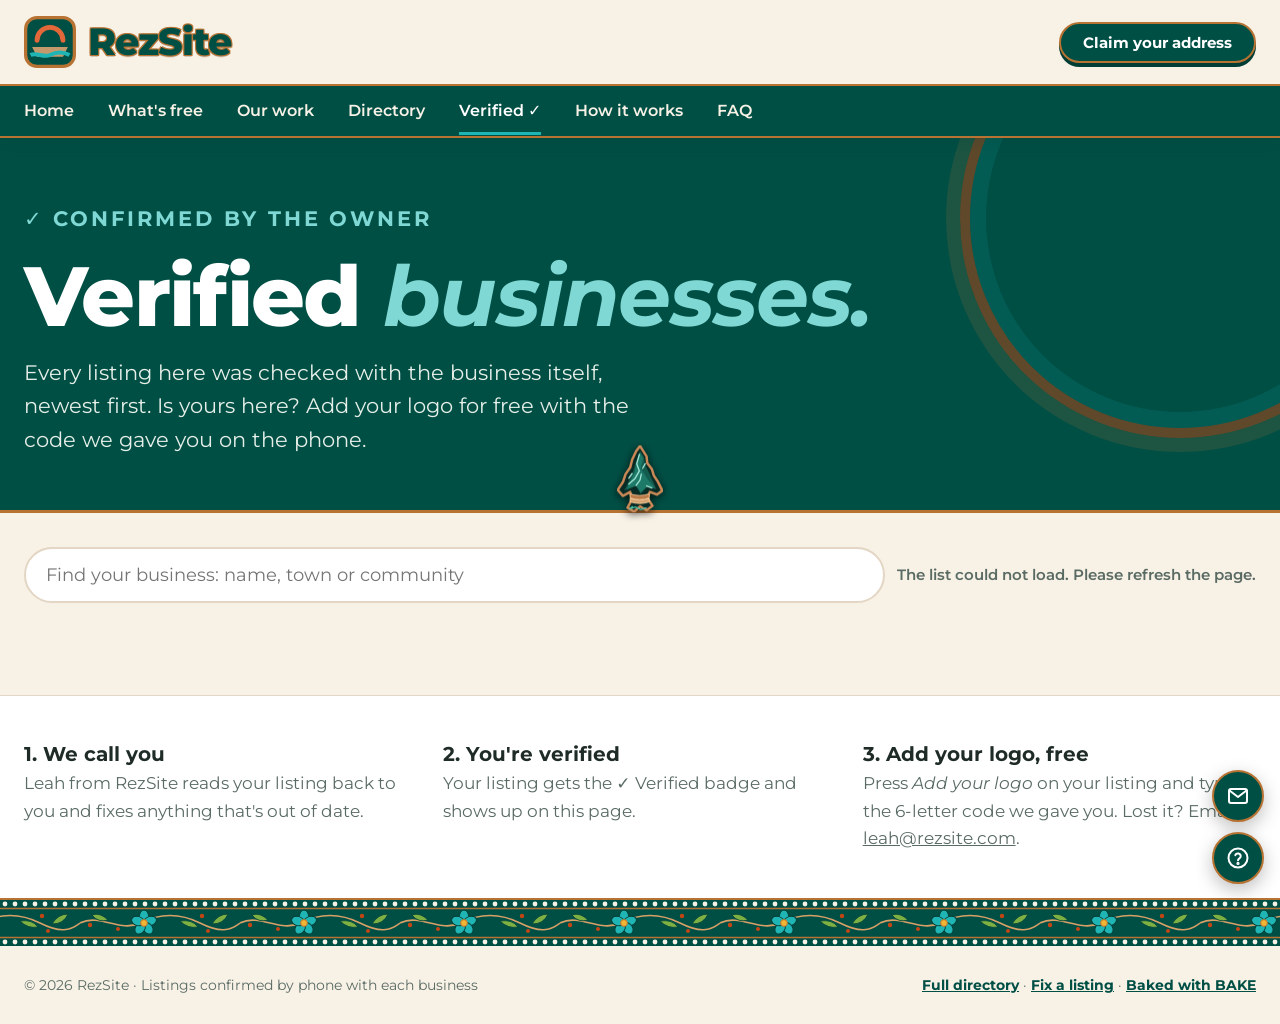
<file: verified.html>
<!doctype html>
<html lang="en-CA">
<head>
<meta charset="utf-8">
<meta name="viewport" content="width=device-width,initial-scale=1">
<title>Verified businesses | RezSite</title>
<meta name="description" content="Indigenous businesses whose RezSite listing was confirmed by the owner, newest first. Verified businesses can add their logo for free.">
<meta name="theme-color" content="#004F45">
<link rel="icon" href="/favicon.ico?v=22eb738d" sizes="any"><link rel="icon" type="image/svg+xml" href="assets/brand/v2/rezsite-favicon.svg?v=22eb738d">
<link rel="canonical" href="https://rezsite.com/verified.html">
<meta property="og:type" content="website"><meta property="og:site_name" content="RezSite">
<meta property="og:title" content="Verified businesses | RezSite">
<meta property="og:description" content="Listings confirmed by the business owner, newest first.">
<link rel="stylesheet" href="assets/brand/v2/rezsite-brand.css?v=3d137d95ff">
<style>
:root{--green:#004F45;--deep:#003D35;--gold:#1FB5B5;--sun:#7FD8D4;--orange:#A63A0F;--rust:#C44512;--copper:#B87333;--river:#0B7A78;--cream:#F7F1E6;--ink:#1E2B27;--muted:#5A6B64;--line:#E3D6C4}
*{box-sizing:border-box}
body{margin:0;font-family:"Montserrat",system-ui,sans-serif;color:var(--ink);background:var(--cream);font-size:17px;line-height:1.6;-webkit-font-smoothing:antialiased}
img{max-width:100%;display:block}a{color:inherit}
.wrap{width:min(1240px,100% - 48px);margin-inline:auto}
.skip{position:absolute;left:-999px}.skip:focus{left:16px;top:16px;z-index:99;background:#fff;padding:8px 12px}
h1,h2,h3,.eyebrow,.btn,.nav,.pill,.meta,.count,label,input,button,.foot{font-family:"Montserrat",system-ui,sans-serif}
h1,h2,h3{line-height:1;letter-spacing:-.02em;margin:0}
.eyebrow{font-weight:700;font-size:13px;letter-spacing:.14em;text-transform:uppercase;margin:0 0 14px}
.top{background:var(--cream);border-bottom:3px solid var(--green);box-shadow:0 2px 0 var(--copper);position:sticky;top:0;z-index:20}
.top .wrap{display:flex;align-items:center;justify-content:space-between;height:84px;gap:20px}
.nav{display:flex;gap:22px;align-items:center;font-weight:600;font-size:16px}.nav a{text-decoration:none}.nav a:hover{color:var(--orange)}
.btn{display:inline-flex;align-items:center;gap:10px;font-weight:700;font-size:16px;padding:13px 22px;border-radius:999px;text-decoration:none;border:0;cursor:pointer;transition:transform .15s}
.btn:hover{transform:translateY(-2px)}
.btn-primary{background:var(--green);color:#fff;border:2px solid var(--copper);box-shadow:0 5px 0 var(--deep)}
.btn-gold{background:var(--gold);color:var(--deep);box-shadow:0 5px 0 #128C8C}
.btn-ghost{background:#fff;color:var(--green);border:2px solid var(--green);padding:9px 16px;font-size:15px;box-shadow:none}
.hero{background:var(--green);color:#fff;border-bottom:3px solid var(--copper);padding:64px 0 54px;position:relative;overflow:hidden}
.hero:after{content:"";position:absolute;right:-120px;top:-140px;width:420px;height:420px;border-radius:50%;border:10px solid rgba(196,69,18,.55);box-shadow:0 0 0 14px rgba(184,115,51,.18),inset 0 0 0 16px rgba(31,181,181,.14);opacity:.9}
.hero .wrap{position:relative;z-index:1;display:grid;gap:18px;max-width:1240px}
.hero h1{font-size:clamp(44px,7vw,84px);font-weight:800}
.hero h1 em{font-family:"Montserrat",system-ui,sans-serif;font-weight:700;color:var(--sun)}
.hero p{max-width:640px;margin:0;font-size:21px;color:#e5efe8}
.tools{display:flex;flex-wrap:wrap;gap:12px;align-items:center;margin:34px auto 22px}
.tools input{flex:1 1 320px;font-size:18px;padding:15px 20px;border-radius:999px;border:2px solid var(--line);background:#fff}
.tools input:focus{outline:3px solid var(--gold);border-color:var(--green)}
.count{color:var(--muted);font-weight:600;font-size:15px}
.grid{display:grid;grid-template-columns:repeat(auto-fill,minmax(330px,1fr));gap:20px;margin-bottom:70px}
.card{background:#fff;border:1px solid var(--line);border-radius:22px;padding:22px;display:grid;gap:12px;align-content:start;scroll-margin-top:100px}
.card.hl{outline:4px solid var(--gold)}
.head{display:flex;gap:14px;align-items:center}
.logo-box{width:72px;height:72px;border-radius:16px;flex:none;display:grid;place-items:center;background:var(--cream);border:1px solid var(--line);overflow:hidden}
.logo-box img{width:100%;height:100%;object-fit:contain;padding:6px;background:#fff}
.logo-box span{font:800 30px "Montserrat",system-ui,sans-serif;color:var(--green)}
.card h2{font-size:23px;font-weight:700}
.meta{font-size:14px;color:var(--muted);font-weight:500}
.pill{display:inline-flex;align-items:center;gap:6px;font-size:13px;font-weight:700;background:#DDF1EF;color:var(--green);padding:4px 11px;border-radius:999px;width:max-content}
.card p{margin:0;font-size:17px}
.links{display:flex;flex-wrap:wrap;gap:8px 18px;font:600 15px "Montserrat",system-ui,sans-serif}
.links a{color:var(--river);text-decoration:underline;text-underline-offset:3px;word-break:break-all}
.empty{background:#fff;border:1px dashed var(--line);border-radius:22px;padding:40px;text-align:center;color:var(--muted)}
dialog{border:0;border-radius:24px;padding:28px;max-width:460px;width:calc(100% - 32px);box-shadow:0 30px 80px #0006}
dialog::backdrop{background:#003d35b3}
dialog h3{font-size:28px;margin-bottom:6px}
dialog form{display:grid;gap:14px}
dialog label{display:grid;gap:6px;font-weight:700;font-size:15px}
dialog input[type=text]{font:800 26px/1 "Montserrat",system-ui,sans-serif;letter-spacing:.25em;text-transform:uppercase;padding:12px 14px;border:2px solid var(--line);border-radius:14px;text-align:center}
dialog input[type=file]{font-size:15px}
.msg{min-height:1.5em;margin:0;font:600 15px "Montserrat",system-ui,sans-serif}.msg.err{color:#b3261e}.msg.ok{color:var(--green)}
.row{display:flex;gap:10px;flex-wrap:wrap}
#prev{max-height:110px;object-fit:contain;margin:auto;display:none}
.how{background:#fff;border-top:1px solid var(--line);padding:46px 0}
.how .wrap{display:grid;grid-template-columns:repeat(auto-fit,minmax(240px,1fr));gap:26px}
.how b{font:700 20px "Montserrat",system-ui,sans-serif;display:block;margin-bottom:4px}
.how p{margin:0;color:var(--muted);font-size:17px}
.foot{padding:28px 0;font-size:14px;color:var(--muted)}.foot .wrap{display:flex;flex-wrap:wrap;gap:10px 22px;justify-content:space-between}.foot a{color:var(--green);font-weight:700}
@media (max-width:720px){.nav a:not(.btn){display:none}.hero{padding:44px 0 40px}.grid{grid-template-columns:1fr}}
</style>
<!-- Cloudflare Web Analytics (visitor counts, no cookies) --><script defer src="https://static.cloudflareinsights.com/beacon.min.js" data-cf-beacon='{"token": "72da8042a421467a9c20229d86902248"}'></script>
<link rel="stylesheet" href="assets/rezsite/arrowhead/rezsite-cursor.css?v=32239af18e"><link rel="stylesheet" href="assets/rezsite/arrowhead/rezsite-touch.css?v=1cef1f4e6d"></head>
<body>
<a class="skip" href="#main">Skip to content</a>
<header class="rz-top"><div class="rz-wrap"><a class="rz-lockup rz-head-lockup" href="index.html" aria-label="RezSite home"><img class="rz-emblem rz-mark" src="assets/brand/v2/rezsite-mark.svg" alt="" width="52" height="52"><span class="rz-wm"><span class="rz-name">RezSite</span><span class="rz-tag">Connected. Grounded. Community-led.</span></span></a><div class="rz-top-actions"><a class="rz-cta" href="index.html#claim">Claim your address</a><button class="rz-menu-btn" type="button" aria-controls="rz-nav" aria-expanded="false" aria-label="Open menu"><svg width="22" height="22" viewBox="0 0 24 24" fill="none" stroke="currentColor" stroke-width="2.4" stroke-linecap="round" aria-hidden="true"><path d="M4 7h16M4 12h16M4 17h16"/></svg></button></div></div></header>
<div class="rz-navbar"><nav class="rz-nav rz-wrap" id="rz-nav" aria-label="Main"><a href="index.html">Home</a><a href="index.html#free">What's free</a><a href="index.html#work">Our work</a><a href="directory.html?type=businesses">Directory</a><a href="verified.html" aria-current="page">Verified ✓</a><a href="index.html#how">How it works</a><a href="faq.html">FAQ</a><a class="rz-cta" href="index.html#claim">Claim your address</a></nav></div>
<main id="main">
 <section class="hero">
  <div class="wrap">
   <p class="eyebrow" style="color:var(--sun)">✓ Confirmed by the owner</p>
   <h1>Verified <em>businesses.</em></h1>
   <p>Every listing here was checked with the business itself, newest first. Is yours here? Add your logo for free with the code we gave you on the phone.</p>
  </div>
 </section>
 <div class="wrap">
  <div class="tools">
   <input id="q" type="search" placeholder="Find your business: name, town or community" aria-label="Search verified businesses" autocomplete="off">
   <span class="count" id="count" aria-live="polite">Loading…</span>
  </div>
  <div class="grid" id="list"></div>
 </div>
 <section class="how" aria-label="How verification works">
  <div class="wrap">
   <div><b>1. We call you</b><p>Leah from RezSite reads your listing back to you and fixes anything that's out of date.</p></div>
   <div><b>2. You're verified</b><p>Your listing gets the ✓ Verified badge and shows up on this page.</p></div>
   <div><b>3. Add your logo, free</b><p>Press <i>Add your logo</i> on your listing and type the 6-letter code we gave you. Lost it? Email <a href="mailto:leah@rezsite.com?subject=RezSite%20logo%20code">leah@rezsite.com</a>.</p></div>
  </div>
 </section>
</main>
<div class="rz-bead-strip" aria-hidden="true"></div>
<footer class="foot"><div class="wrap"><span>© 2026 RezSite · Listings confirmed by phone with each business</span><span><a href="directory.html?type=businesses">Full directory</a> · <a href="mailto:leah@rezsite.com?subject=RezSite%20listing%20update">Fix a listing</a> · <a href="https://bakeaweb.com/">Baked with BAKE</a></span></div></footer>

<dialog id="dlg" aria-labelledby="dlg-h">
 <form id="upForm">
  <div><h3 id="dlg-h">Add your logo</h3><div class="meta" id="dlg-biz"></div></div>
  <label>Your 6-letter code<input type="text" id="code" maxlength="8" autocomplete="off" required placeholder="ABC123"></label>
  <label>Your logo (PNG, JPG or WebP, up to 2 MB)<input type="file" id="file" accept="image/png,image/jpeg,image/webp" required></label>
  <img id="prev" alt="Logo preview">
  <p class="msg" id="upMsg" role="status"></p>
  <div class="row"><button class="btn btn-primary" id="upBtn">Upload my logo</button><button type="button" class="btn btn-ghost" id="cancel">Cancel</button></div>
 </form>
</dialog>

<script>
(() => {
  const URL_ = 'https://gpwxuunutljcauoknhrh.supabase.co', KEY = 'sb_publishable_B7a1VEv6RX13n2JhA50tbQ_oR_oKfw9';
  const $ = s => document.querySelector(s);
  const esc = s => String(s ?? '').replace(/[&<>"']/g, c => ({ '&': '&amp;', '<': '&lt;', '>': '&gt;', '"': '&quot;', "'": '&#39;' })[c]);
  const href = u => /^https?:\/\//i.test(u) ? u : 'https://' + u;
  const day = d => new Date(d).toLocaleDateString('en-CA', { timeZone: 'America/Toronto', year: 'numeric', month: 'long', day: 'numeric' });
  const want = +new URLSearchParams(location.search).get('id') || 0;
  let all = [], current = null;

  function card(b) {
    const place = [b.address, b.city, b.province].filter(Boolean).join(', ');
    const links = [];
    if (b.phone) links.push(`<a href="tel:${esc(b.phone.replace(/[^\d+]/g, ''))}">${esc(b.phone)}</a>`);
    if (b.website) links.push(`<a href="${esc(href(b.website))}" target="_blank" rel="noopener">${esc(b.website.replace(/^https?:\/\/(www\.)?/i, '').replace(/\/$/, ''))}</a>`);
    (b.social_links || '').split(/[\s,]+/).filter(x => /^(https?:\/\/|www\.)/i.test(x)).slice(0, 3).forEach(x => links.push(`<a href="${esc(href(x))}" target="_blank" rel="noopener">${esc(x.replace(/^https?:\/\/(www\.)?/i, '').split('/')[0])}</a>`));
    return `<article class="card${b.id === want ? ' hl' : ''}" id="b${b.id}">
      <div class="head"><div class="logo-box">${b.logo_url ? `<img src="${esc(b.logo_url)}" alt="${esc(b.name)} logo" loading="lazy">` : `<span aria-hidden="true">${esc((b.name || '?').trim()[0])}</span>`}</div>
        <div><h2>${esc(b.name)}</h2><div class="meta">${esc([b.category, b.community].filter(Boolean).join(' · '))}</div></div></div>
      <span class="pill">✓ Verified ${esc(day(b.verified_at))}</span>
      ${place ? `<div class="meta">📍 ${esc(place)}</div>` : ''}
      ${b.description ? `<p>${esc(b.description)}</p>` : ''}
      ${b.hours ? `<div class="meta">🕑 ${esc(b.hours)}</div>` : ''}
      ${links.length ? `<div class="links">${links.join('')}</div>` : ''}
      <div><button class="btn btn-ghost" data-logo="${b.id}">${b.logo_url ? 'Change your logo' : 'Add your logo (free)'}</button></div>
    </article>`;
  }
  function render() {
    const q = $('#q').value.trim().toLowerCase();
    const rows = q ? all.filter(b => [b.name, b.city, b.province, b.community, b.category].join(' ').toLowerCase().includes(q)) : all;
    $('#count').textContent = rows.length + (rows.length === 1 ? ' verified business' : ' verified businesses') + (q ? ' match' : '');
    $('#list').innerHTML = rows.length ? rows.map(card).join('') : `<div class="empty">${all.length ? 'No verified business matches that search.' : 'The first verified businesses will appear here soon.'}</div>`;
  }
  async function load() {
    try {
      const r = await fetch(URL_ + '/rest/v1/rpc/verified_list', { method: 'POST', headers: { apikey: KEY, 'Content-Type': 'application/json' }, body: '{}' });
      if (!r.ok) throw Error(r.status);
      all = await r.json(); render();
      if (want) document.getElementById('b' + want)?.scrollIntoView({ behavior: 'smooth', block: 'center' });
    } catch { $('#count').textContent = 'The list could not load. Please refresh the page.'; }
  }
  $('#q').addEventListener('input', render);
  $('#list').addEventListener('click', e => {
    const id = +e.target.closest('[data-logo]')?.dataset.logo; if (!id) return;
    current = all.find(b => b.id === id);
    $('#dlg-biz').textContent = current.name; $('#upMsg').textContent = ''; $('#upMsg').className = 'msg';
    $('#upForm').reset(); $('#prev').style.display = 'none'; $('#dlg').showModal(); $('#code').focus();
  });
  $('#cancel').addEventListener('click', () => $('#dlg').close());
  $('#file').addEventListener('change', () => {
    const f = $('#file').files[0]; const p = $('#prev');
    if (f && f.size <= 2097152) { p.src = URL.createObjectURL(f); p.style.display = 'block'; } else p.style.display = 'none';
    if (f && f.size > 2097152) { $('#upMsg').textContent = 'That file is over 2 MB. Please pick a smaller one.'; $('#upMsg').className = 'msg err'; }
  });
  $('#upForm').addEventListener('submit', async e => {
    e.preventDefault();
    const fd = new FormData(); fd.append('id', current.id); fd.append('code', $('#code').value); fd.append('file', $('#file').files[0]);
    $('#upBtn').disabled = true; $('#upMsg').textContent = 'Uploading…'; $('#upMsg').className = 'msg';
    try {
      const r = await fetch(URL_ + '/functions/v1/logo-upload', { method: 'POST', headers: { apikey: KEY }, body: fd });
      const j = await r.json().catch(() => ({}));
      if (!r.ok || !j.ok) throw Error(j.error || 'Upload failed. Please try again.');
      current.logo_url = j.logo_url; $('#upMsg').textContent = 'Your logo is up. Miigwech!'; $('#upMsg').className = 'msg ok';
      render(); setTimeout(() => $('#dlg').close(), 1400);
    } catch (err) { $('#upMsg').textContent = err.message; $('#upMsg').className = 'msg err'; }
    $('#upBtn').disabled = false;
  });
  load();
})();
</script>
<script defer src="assets/brand/v2/rezsite-ui.js?v=5d08d0d353"></script>
<script defer src="assets/email-notice.js?v=a09552113a" data-accent="#004F45" data-accent-fg="#FFFFFF"></script>
<script defer src="assets/contact-buttons.js?v=5ea239c038" data-email="leah@rezsite.com" data-subject="RezSite question" data-faq="faq.html" data-bg="#004F45" data-fg="#FFFFFF" data-ring="#B87333"></script>
<script type="module" src="assets/rezsite/arrowhead/install.js?v=4d77688494"></script>
</body>
</html>
</file>
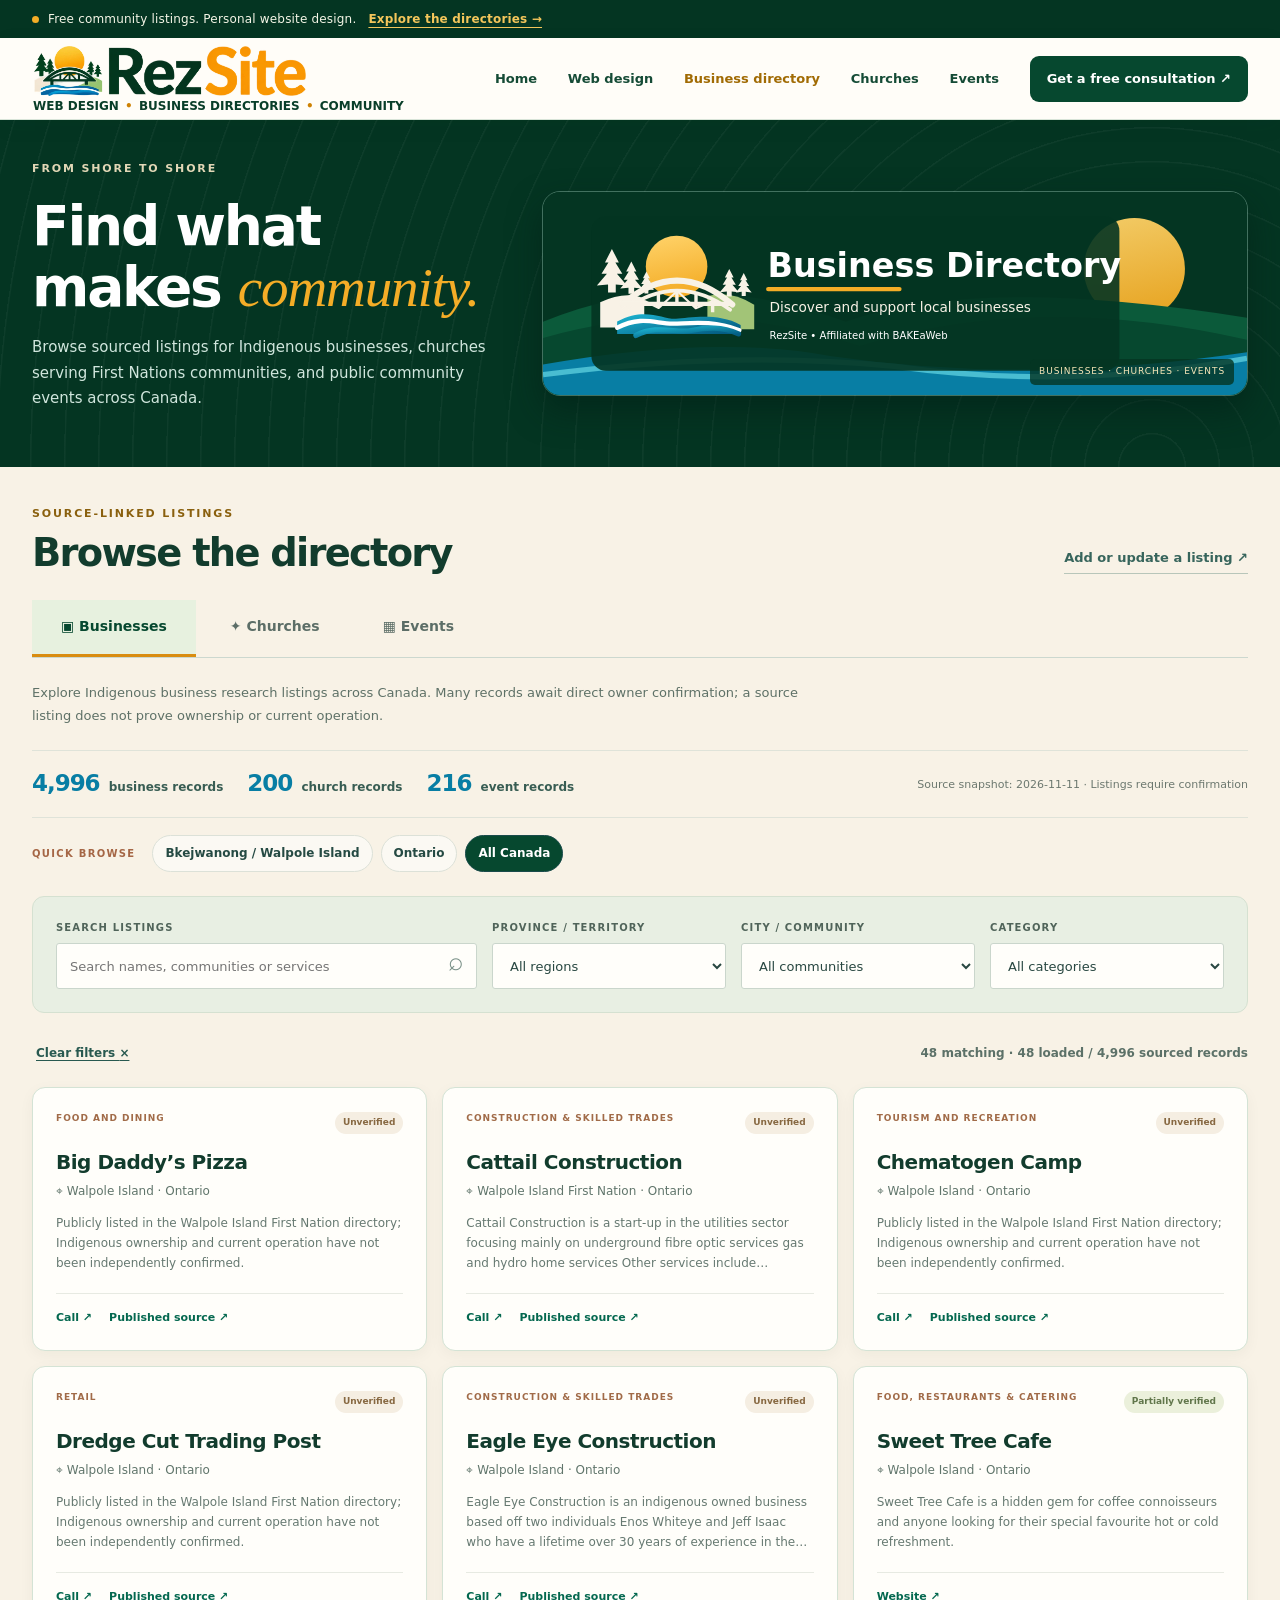
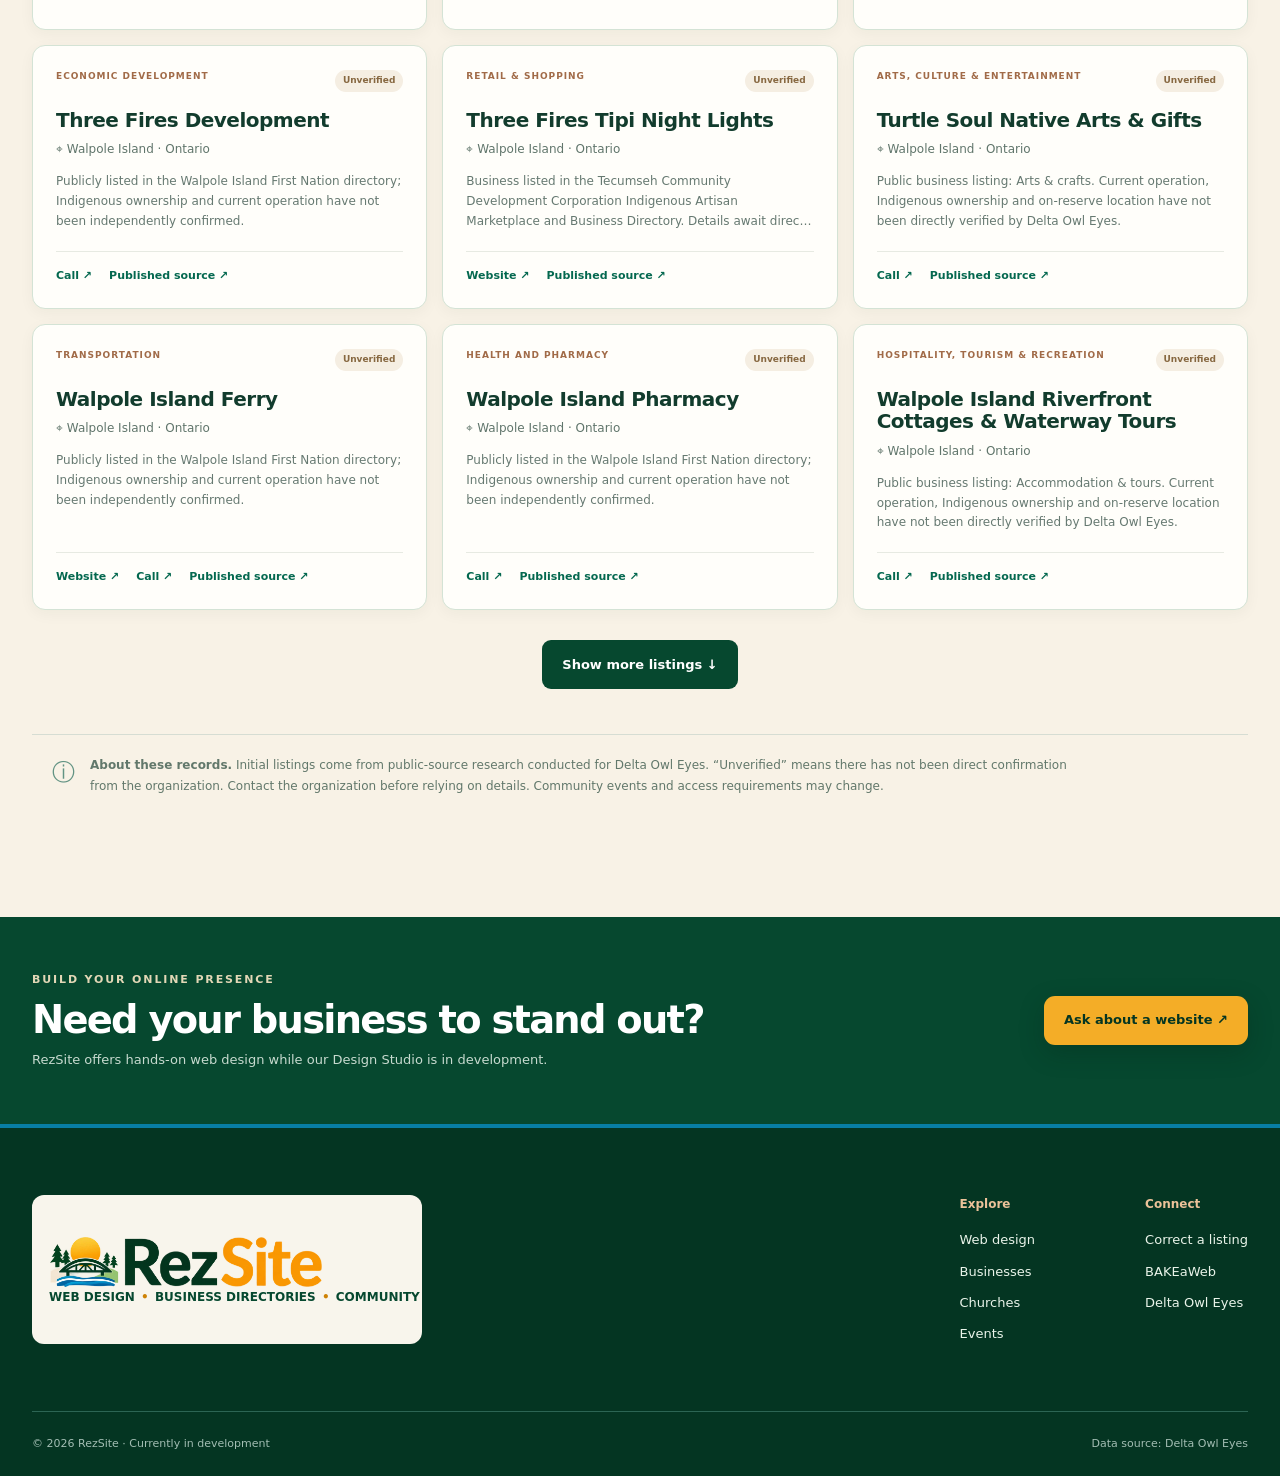
<file: testdesign/directory.html>
<!DOCTYPE html>

<html lang="en-CA"><head><meta charset="utf-8"/><meta content="width=device-width,initial-scale=1" name="viewport"/><title>Community directories | RezSite — Businesses, churches &amp; events</title><meta content="Search Indigenous businesses, churches serving First Nations communities, and public community events from source-linked directory records." name="description"/><meta content="#103b3c" name="theme-color"/><link href="assets/site.css?v=shore-to-shore-13" rel="stylesheet"/><script defer="" src="assets/site.js"></script><script defer="" src="assets/directory.js"></script><link href="assets/brand/rezsite-favicon.svg" rel="icon" type="image/svg+xml"/><meta content="website" property="og:type"/><meta content="RezSite" property="og:site_name"/><meta content="light" name="color-scheme"/></head><body data-brand="shore-to-shore" data-page="directory"><a class="skip" href="#main">Skip to content</a><div class="announcement"><div class="container"><span aria-hidden="true" class="announce-dot"></span><span>Free community listings. Personal website design.</span><a href="directory.html?type=businesses">Explore the directories →</a></div></div><header class="site-header"><div class="container nav-wrap"><a aria-label="RezSite — Web Design, Business Directories, Community" class="logo rezsite-readable-logo" href="index.html"><img alt="RezSite Shore to Shore, approved second logo variation: river, bridge, sunrise and forest" class="brand-logo-readable" height="210" src="assets/brand/rezsite-approved-bridge-equal-wordmark.svg" width="1075"/><span class="brand-services" aria-label="Web Design, Business Directories, Community"><span class="brand-services-desktop">WEB DESIGN <b aria-hidden="true">•</b> BUSINESS DIRECTORIES <b aria-hidden="true">•</b> COMMUNITY</span><span class="brand-services-mobile">WEB DESIGN <b aria-hidden="true">•</b> BUSINESS DIRECTORIES</span></span></a><button aria-controls="primary-nav" aria-expanded="false" aria-label="Open navigation" class="nav-toggle" type="button"><span></span><span></span><span></span></button><nav aria-label="Main navigation" class="nav-links" id="primary-nav"><a href="index.html">Home</a><a href="index.html#services">Web design</a><a class="is-active" href="directory.html?type=businesses">Business directory</a><a href="directory.html?type=churches">Churches</a><a href="directory.html?type=events">Events</a><a class="nav-contact" href="mailto:leah@rezsite.com?subject=RezSite%20Website%20Consultation">Get a free consultation ↗</a></nav></div></header><main id="main"><section class="directory-hero brand-directory-hero"><div class="container brand-directory-shell"><div class="brand-directory-intro"><p class="eyebrow light">FROM SHORE TO SHORE</p><h1>Find what makes <em>community.</em></h1><p>Browse sourced listings for Indigenous businesses, churches serving First Nations communities, and public community events across Canada.</p></div><div class="brand-directory-billboard"><img alt="RezSite business directory illustrated bridge, forest and river" height="460" id="directory-banner" src="assets/brand/directory-businesses.svg" width="1600"/><span id="directory-banner-caption">BUSINESSES · CHURCHES · EVENTS</span></div></div></section><section aria-labelledby="directory-title" class="directory-tool container"><div class="tool-top"><div><p class="eyebrow">SOURCE-LINKED LISTINGS</p><h2 id="directory-title">Browse the directory</h2></div><a class="tool-contact" href="mailto:leah@rezsite.com?subject=RezSite%20Directory%20Listing%20Update">Add or update a listing ↗</a></div><div aria-label="Directory category" class="directory-tabs" role="tablist"><button aria-selected="true" data-type="businesses" id="tab-businesses" role="tab" type="button">▣ <span>Businesses</span></button><button aria-selected="false" data-type="churches" id="tab-churches" role="tab" type="button">✦ <span>Churches</span></button><button aria-selected="false" data-type="events" id="tab-events" role="tab" type="button">▦ <span>Events</span></button></div><div class="directory-explainer" id="directory-explainer"></div><div aria-label="Directory snapshot totals" class="directory-meta">
<span><strong data-record-total="businesses">—</strong> business records</span>
<span><strong data-record-total="churches">—</strong> church records</span>
<span><strong data-record-total="events">—</strong> event records</span>
<small data-snapshot-date="">Source-linked public research · verification varies</small>
</div><div aria-label="Quick location filters" class="directory-shortcuts"><span>QUICK BROWSE</span><button data-scope="walpole" type="button">Bkejwanong / Walpole Island</button><button data-scope="ontario" type="button">Ontario</button><button aria-pressed="true" data-scope="all" type="button">All Canada</button></div><div class="filters-row"><label class="search-field"><span>SEARCH LISTINGS</span><input autocomplete="off" id="directory-search" maxlength="120" placeholder="Search names, communities or services" type="search"/><span aria-hidden="true" class="search-icon">⌕</span></label><label class="select-field"><span>PROVINCE / TERRITORY</span><select id="province-filter"><option value="">All regions</option></select></label><label class="select-field"><span id="place-label">CITY / COMMUNITY</span><select id="place-filter"><option value="">All communities</option></select></label><label class="select-field"><span id="category-label">CATEGORY</span><select id="category-filter"><option value="">All categories</option></select></label></div><div class="filter-bottom"><label class="toggle-archive" hidden="" id="archive-wrap"><input id="include-past" type="checkbox"/> Include past events</label><button class="clear-filters" id="clear-filters" type="button">Clear filters <span aria-hidden="true">×</span></button><p aria-live="polite" class="filter-counter" id="result-count">Loading directory…</p></div><div class="preview-notice" hidden="" id="preview-notice"></div><div aria-labelledby="tab-businesses" class="results-grid" id="directory-results" role="tabpanel"></div><div class="load-wrap"><button class="button button-dark" hidden="" id="load-more" type="button">Show more listings ↓</button></div><div class="data-disclaimer"><span aria-hidden="true">ⓘ</span><p><strong>About these records.</strong> Initial listings come from public-source research conducted for Delta Owl Eyes. “Unverified” means there has not been direct confirmation from the organization. Contact the organization before relying on details. Community events and access requirements may change.</p></div></section><section class="directory-cta"><div class="container"><div><p class="eyebrow light">BUILD YOUR ONLINE PRESENCE</p><h2>Need your business to stand out?</h2><p>RezSite offers hands-on web design while our Design Studio is in development.</p></div><a class="button button-orange" href="mailto:leah@rezsite.com?subject=RezSite%20Website%20Consultation">Ask about a website ↗</a></div></section></main><footer class="site-footer"><div class="container footer-main"><a aria-label="RezSite — home" class="logo footer-logo rezsite-readable-logo" href="index.html"><img alt="RezSite Shore to Shore approved logo variation two" class="brand-logo-readable" height="210" loading="lazy" src="assets/brand/rezsite-approved-bridge-equal-wordmark.svg" width="1075"/><span class="brand-services"><span class="brand-services-desktop">WEB DESIGN <b aria-hidden="true">•</b> BUSINESS DIRECTORIES <b aria-hidden="true">•</b> COMMUNITY</span><span class="brand-services-mobile">WEB DESIGN <b aria-hidden="true">•</b> BUSINESS DIRECTORIES</span></span></a><div class="footer-columns"><div><b>Explore</b><a href="index.html#services">Web design</a><a href="directory.html?type=businesses">Businesses</a><a href="directory.html?type=churches">Churches</a><a href="directory.html?type=events">Events</a></div><div><b>Connect</b><a href="mailto:leah@rezsite.com?subject=RezSite%20Directory%20Listing%20Update">Correct a listing</a><a href="https://bakeaweb.com/" rel="noopener noreferrer" target="_blank">BAKEaWeb</a><a href="https://deltaowleyes.ca/" rel="noopener noreferrer" target="_blank">Delta Owl Eyes</a></div></div></div><div class="container footer-bottom"><span>© <span data-year="">2026</span> RezSite · Currently in development</span><span>Data source: Delta Owl Eyes</span></div></footer></body></html>
</file>
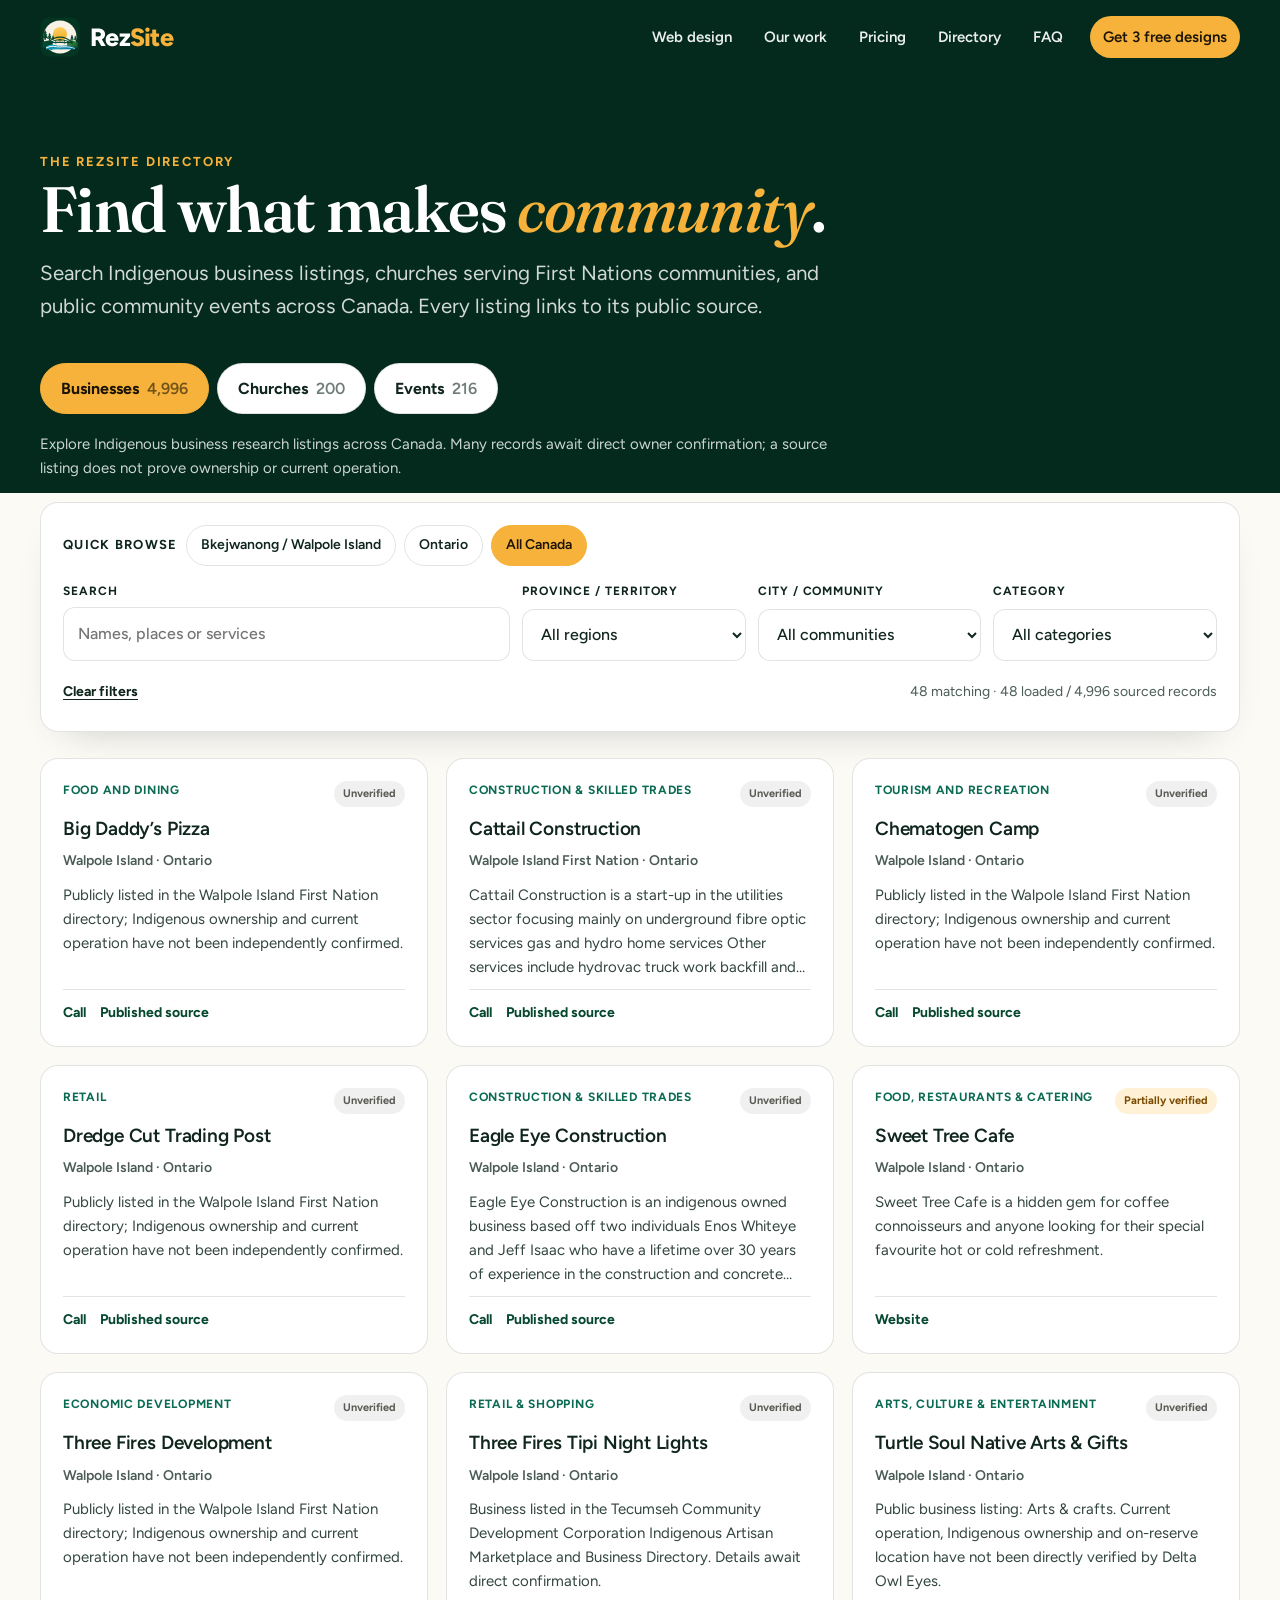
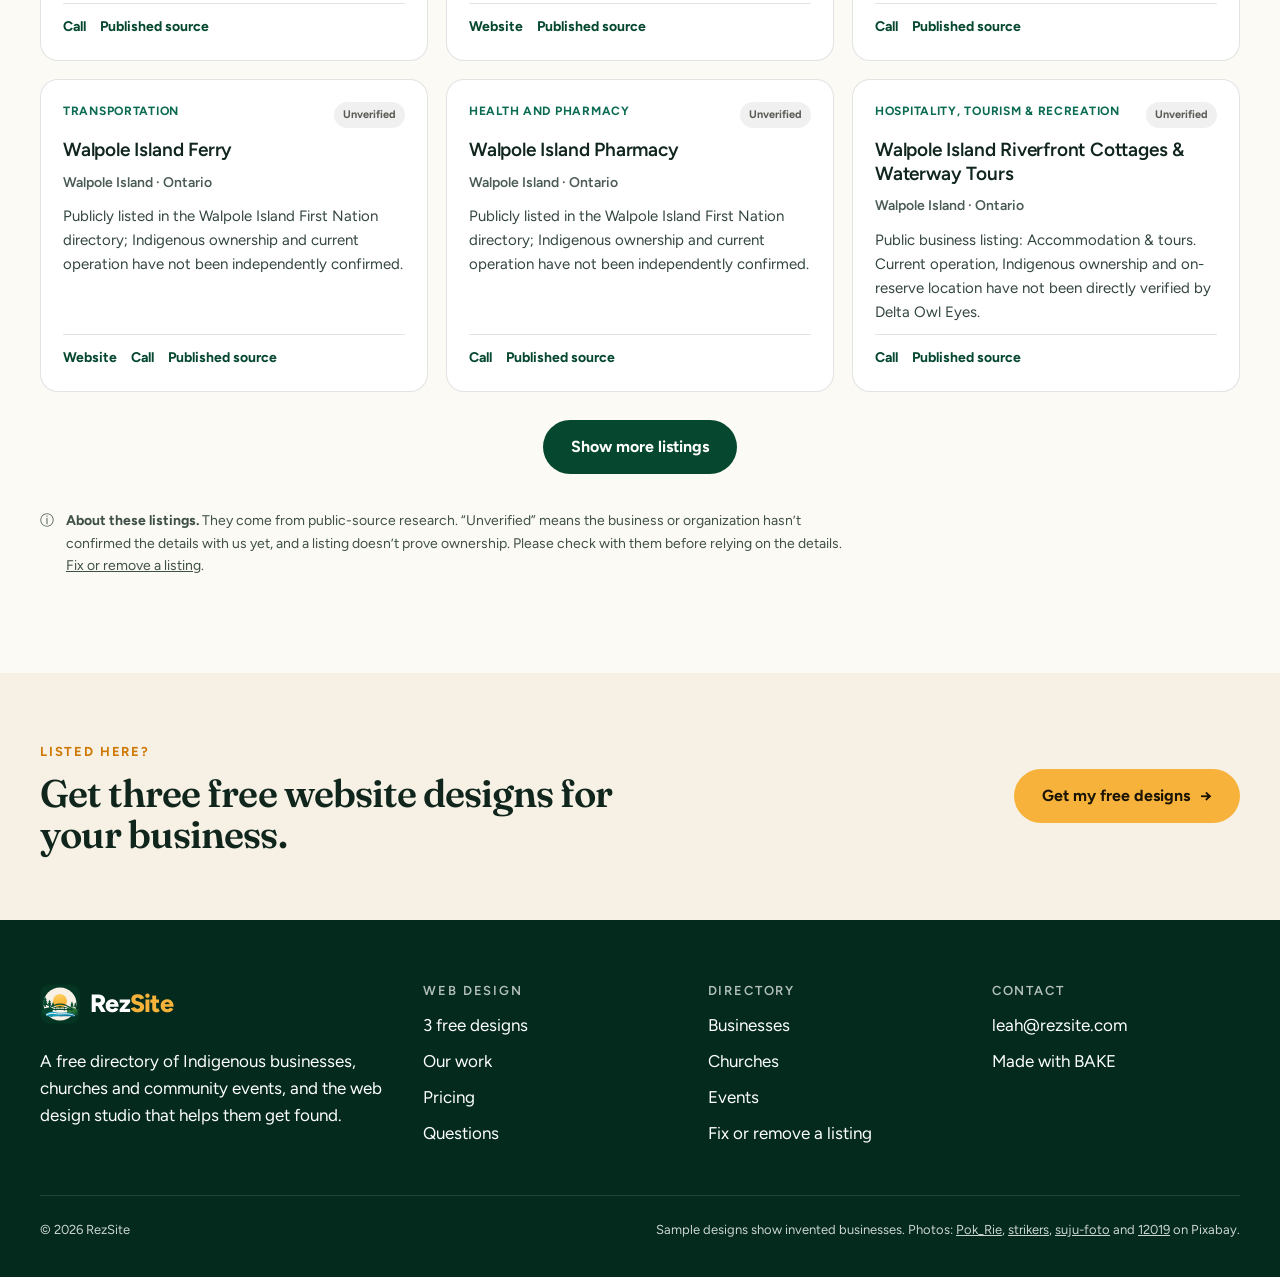
<file: pitch/1/directory.html>
<!doctype html>
<html lang="en-CA"><head><meta charset="utf-8"><meta name="viewport" content="width=device-width,initial-scale=1">
<meta name="robots" content="noindex">
<title>Directory | RezSite: Indigenous businesses, churches and events</title><meta name="description" content="Search Indigenous business listings, churches and community events across Canada.">
<meta name="theme-color" content="#06482F"><link rel="icon" type="image/svg+xml" href="../../assets/brand/rezsite-favicon.svg">
<link rel="preconnect" href="https://fonts.googleapis.com"><link rel="preconnect" href="https://fonts.gstatic.com" crossorigin>
<link rel="stylesheet" href="https://fonts.googleapis.com/css2?family=Fraunces:ital,opsz,wght@0,9..144,500..800;1,9..144,500..700&family=Figtree:wght@400;500;600;700;800&display=swap">
<link rel="stylesheet" href="../shared/base.css"><link rel="stylesheet" href="theme.css">
<script>window.REZ_DATA='../../';</script><script defer src="../shared/site.js"></script><script defer src="../shared/directory.js"></script>
</head>
<body class="d1 dir-page"><a class="skip" href="#main">Skip to content</a>
<header class="top"><div class="wrap nav-wrap"><a class="brand " href="index.html" aria-label="RezSite home"><img src="../../assets/brand/rezsite-favicon.svg" alt="" width="40" height="40"><span><span class="rez">Rez</span><span class="site">Site</span></span></a>
<button class="nav-toggle" type="button" aria-controls="primary-nav" aria-expanded="false" aria-label="Open menu"><span></span><span></span><span></span></button>
<nav class="nav-links" id="primary-nav" aria-label="Main">
<a href="index.html#designs">Web design</a><a href="index.html#work">Our work</a><a href="index.html#pricing">Pricing</a>
<a href="directory.html?type=businesses">Directory</a><a href="index.html#faq">FAQ</a>
<a class="nav-cta" href="index.html#start">Get 3 free designs</a></nav></div></header>
<main id="main"><section class="dir-head "><div class="wrap"><p class="eyebrow">The RezSite directory</p><h1>Find what makes <em>community</em>.</h1><p class="lede">Search Indigenous business listings, churches serving First Nations communities, and public community events across Canada. Every listing links to its public source.</p></div></section>
<section class="directory-tool wrap" aria-labelledby="directory-title"><h2 id="directory-title" class="sr-only">Browse the directory</h2>
<div class="directory-tabs" role="tablist" aria-label="Directory category">
<button type="button" role="tab" id="tab-businesses" data-type="businesses" aria-selected="true">Businesses <span class="ct" data-record-total="businesses">4,996</span></button>
<button type="button" role="tab" id="tab-churches" data-type="churches" aria-selected="false">Churches <span class="ct" data-record-total="churches">200</span></button>
<button type="button" role="tab" id="tab-events" data-type="events" aria-selected="false">Events <span class="ct" data-record-total="events">216</span></button></div>
<p class="directory-explainer" id="directory-explainer"></p>
<div class="dir-panel">
<div class="directory-shortcuts" aria-label="Quick location filters"><span>QUICK BROWSE</span><button type="button" data-scope="walpole">Bkejwanong / Walpole Island</button><button type="button" data-scope="ontario">Ontario</button><button type="button" data-scope="all" aria-pressed="true">All Canada</button></div>
<div class="filters-row">
<label class="search-field"><span>SEARCH</span><input id="directory-search" type="search" maxlength="120" autocomplete="off" placeholder="Names, places or services"><span class="search-icon" aria-hidden="true"></span></label>
<label class="select-field"><span>PROVINCE / TERRITORY</span><select id="province-filter"><option value="">All regions</option></select></label>
<label class="select-field"><span id="place-label">CITY / COMMUNITY</span><select id="place-filter"><option value="">All communities</option></select></label>
<label class="select-field"><span id="category-label">CATEGORY</span><select id="category-filter"><option value="">All categories</option></select></label></div>
<div class="filter-bottom"><label class="toggle-archive" id="archive-wrap" hidden><input id="include-past" type="checkbox"> Include past events</label>
<button class="clear-filters" id="clear-filters" type="button">Clear filters</button><p class="filter-counter" id="result-count" aria-live="polite">Loading directory…</p></div>
<div class="preview-notice" id="preview-notice" hidden></div></div>
<div class="results-grid" id="directory-results" role="tabpanel" aria-labelledby="tab-businesses"></div>
<div class="load-wrap"><button class="btn btn-pine" id="load-more" type="button" hidden>Show more listings</button></div>
<div class="data-disclaimer"><span aria-hidden="true">ⓘ</span><p><strong>About these listings.</strong> They come from public-source research. “Unverified” means the business or organization hasn’t confirmed the details with us yet, and a listing doesn’t prove ownership. Please check with them before relying on the details. <a href="mailto:leah@rezsite.com?subject=Directory%20listing">Fix or remove a listing</a>.</p></div>
</section>
<section class="dir-promo"><div class="wrap dir-promo-in"><div><p class="eyebrow">Listed here?</p><h2>Get three free website designs for your business.</h2></div><a class="btn btn-sun" href="index.html#start">Get my free designs <span class="arr" aria-hidden="true">→</span></a></div></section>
</main><footer class="foot "><div class="wrap"><div class="foot-grid">
<div><a class="brand foot-brand" href="index.html" aria-label="RezSite home"><img src="../../assets/brand/rezsite-favicon.svg" alt="" width="40" height="40"><span><span class="rez">Rez</span><span class="site">Site</span></span></a><p style="margin-top:16px;max-width:36ch">A free directory of Indigenous businesses, churches and community events, and the web design studio that helps them get found.</p></div>
<div><h4>Web design</h4><ul><li><a href="index.html#designs">3 free designs</a></li><li><a href="index.html#work">Our work</a></li><li><a href="index.html#pricing">Pricing</a></li><li><a href="index.html#faq">Questions</a></li></ul></div>
<div><h4>Directory</h4><ul><li><a href="directory.html?type=businesses">Businesses</a></li><li><a href="directory.html?type=churches">Churches</a></li><li><a href="directory.html?type=events">Events</a></li><li><a href="mailto:leah@rezsite.com?subject=Directory%20listing">Fix or remove a listing</a></li></ul></div>
<div><h4>Contact</h4><ul><li><a href="mailto:leah@rezsite.com">leah@rezsite.com</a></li><li><a href="https://bakeaweb.com/" rel="noopener">Made with BAKE</a></li></ul></div>
</div><div class="foot-bottom"><span>© <span data-year>2026</span> RezSite</span><span class="credits">Sample designs show invented businesses. Photos: <a href="https://pixabay.com/photos/sunrise-jetty-lake-pier-sky-1634197/" rel="noopener">Pok_Rie</a>, <a href="https://pixabay.com/photos/lake-sunset-rocks-bank-conifers-1802337/" rel="noopener">strikers</a>, <a href="https://pixabay.com/photos/northern-lights-aurora-night-7677986/" rel="noopener">suju-foto</a> and <a href="https://pixabay.com/photos/autumn-fall-cottage-house-hut-2021154/" rel="noopener">12019</a> on Pixabay.</span></div></div></footer></body></html>
</file>
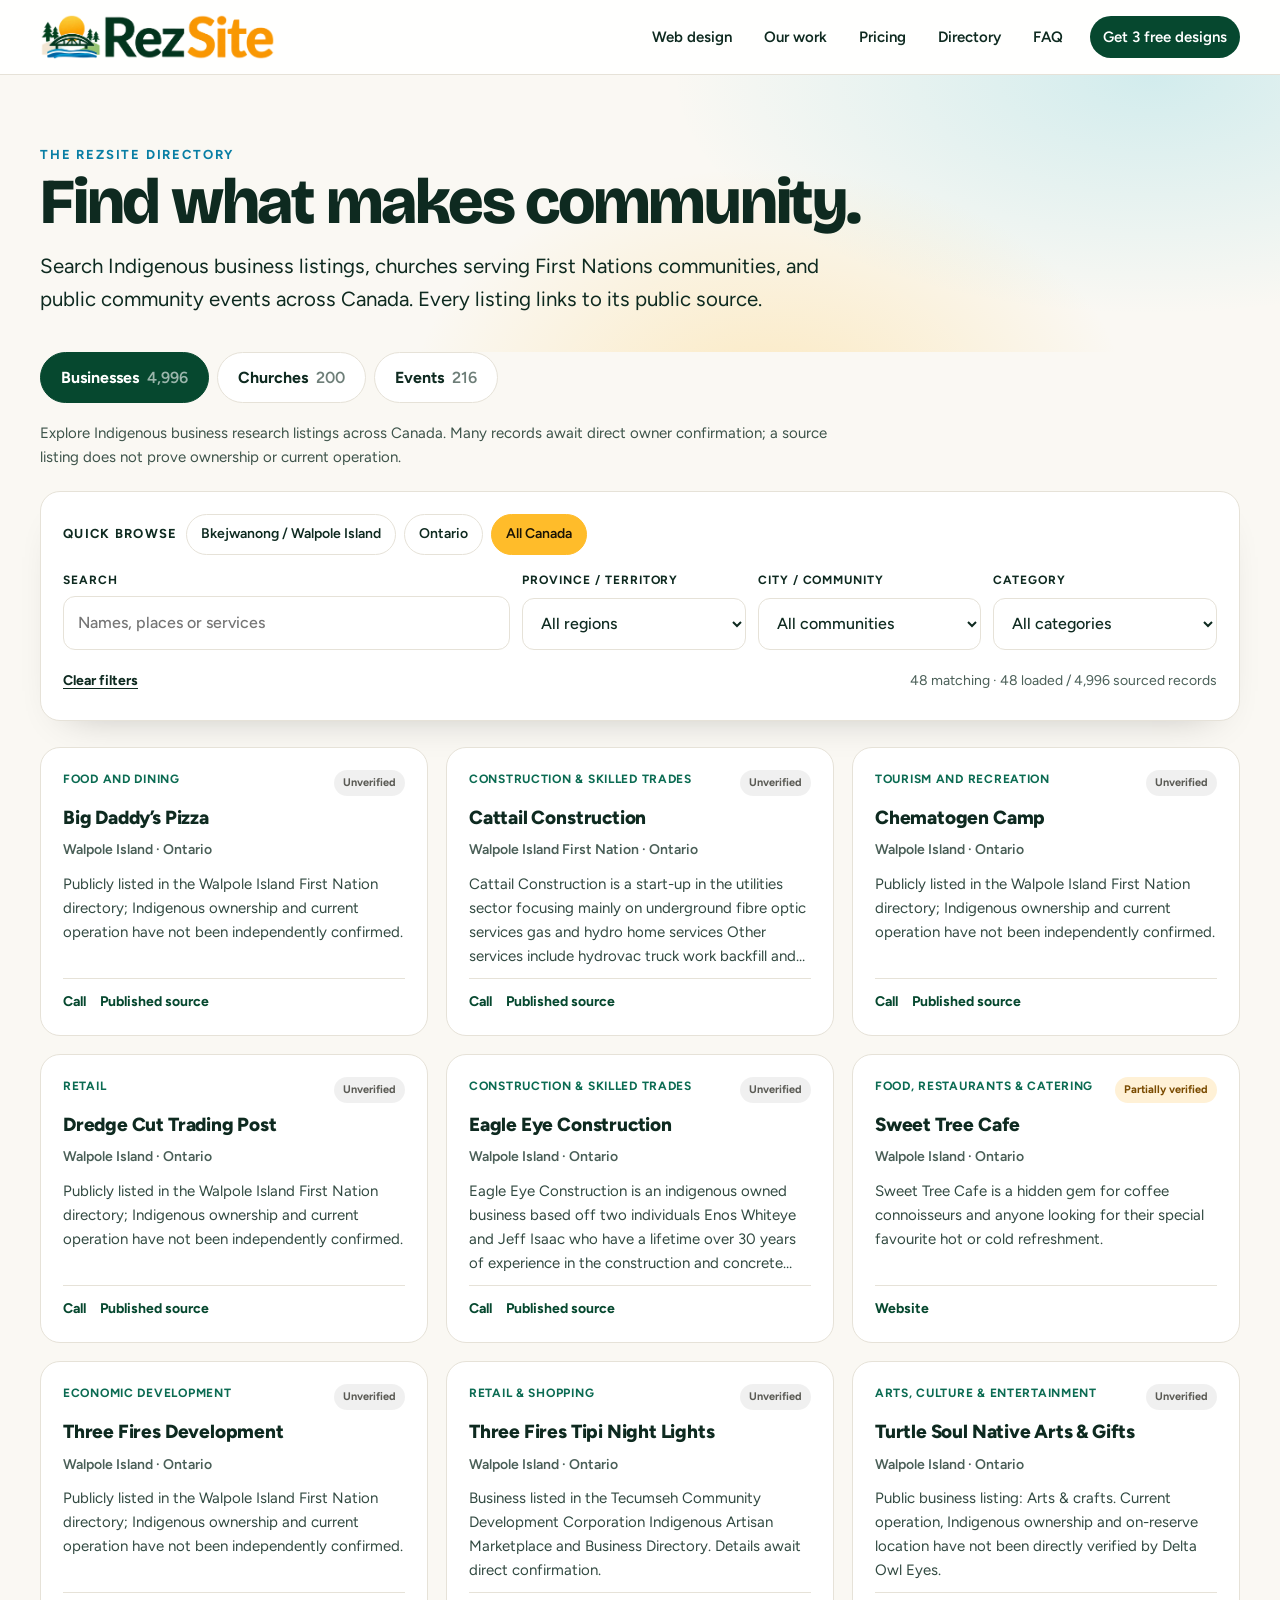
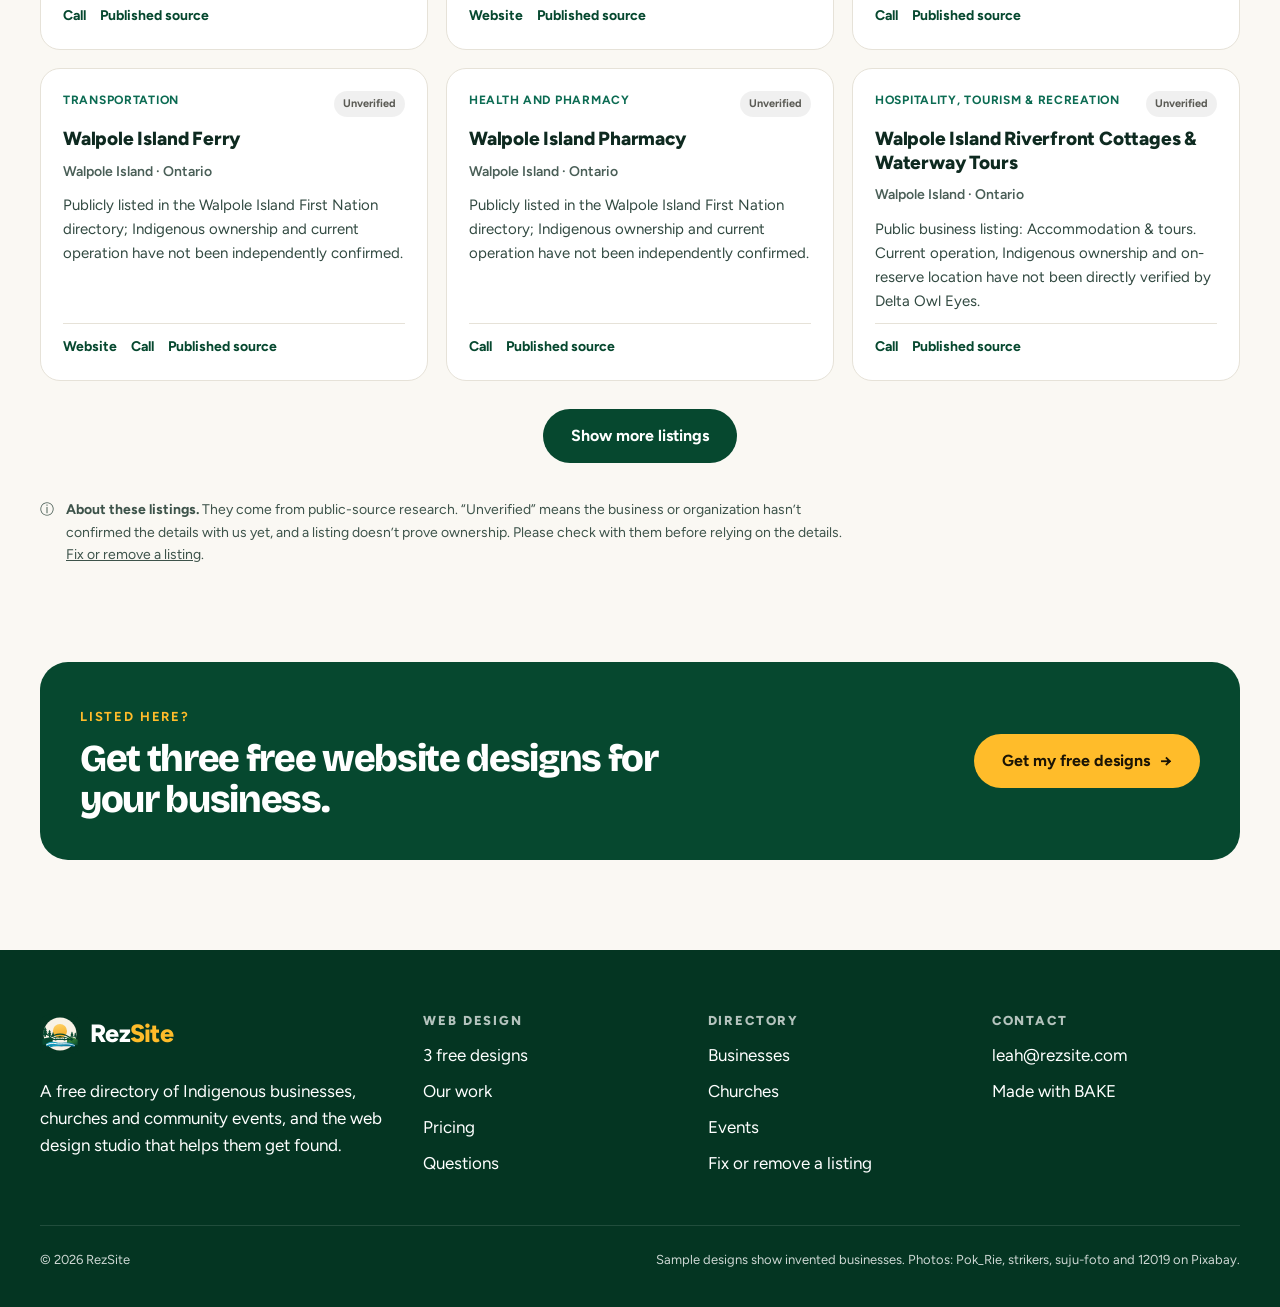
<file: pitch/2/directory.html>
<!doctype html>
<html lang="en-CA"><head><meta charset="utf-8"><meta name="viewport" content="width=device-width,initial-scale=1">
<meta name="robots" content="noindex">
<title>Directory | RezSite: Indigenous businesses, churches and events</title><meta name="description" content="Search Indigenous business listings, churches and community events across Canada.">
<meta name="theme-color" content="#06482F"><link rel="icon" type="image/svg+xml" href="../../assets/brand/rezsite-favicon.svg">
<link rel="preconnect" href="https://fonts.googleapis.com"><link rel="preconnect" href="https://fonts.gstatic.com" crossorigin>
<link rel="stylesheet" href="https://fonts.googleapis.com/css2?family=Bricolage+Grotesque:opsz,wght@12..96,500..800&family=Figtree:wght@400;500;600;700;800&display=swap">
<link rel="stylesheet" href="../shared/base.css"><link rel="stylesheet" href="theme.css">
<script>window.REZ_DATA='../../';</script><script defer src="../shared/site.js"></script><script defer src="../shared/directory.js"></script>
</head>
<body class="d2 dir-page"><a class="skip" href="#main">Skip to content</a>
<header class="top"><div class="wrap nav-wrap"><a class="brand" href="index.html" aria-label="RezSite home"><img class="brand-word" src="../../assets/brand/rezsite-approved-bridge-equal-wordmark.svg" alt="RezSite" width="226" height="44"></a>
<button class="nav-toggle" type="button" aria-controls="primary-nav" aria-expanded="false" aria-label="Open menu"><span></span><span></span><span></span></button>
<nav class="nav-links" id="primary-nav" aria-label="Main">
<a href="index.html#designs">Web design</a><a href="index.html#work">Our work</a><a href="index.html#pricing">Pricing</a>
<a href="directory.html?type=businesses">Directory</a><a href="index.html#faq">FAQ</a>
<a class="nav-cta" href="index.html#start">Get 3 free designs</a></nav></div></header>
<main id="main"><section class="dir-head "><div class="wrap"><p class="eyebrow">The RezSite directory</p><h1>Find what makes community.</h1><p class="lede">Search Indigenous business listings, churches serving First Nations communities, and public community events across Canada. Every listing links to its public source.</p></div></section>
<section class="directory-tool wrap" aria-labelledby="directory-title"><h2 id="directory-title" class="sr-only">Browse the directory</h2>
<div class="directory-tabs" role="tablist" aria-label="Directory category">
<button type="button" role="tab" id="tab-businesses" data-type="businesses" aria-selected="true">Businesses <span class="ct" data-record-total="businesses">4,996</span></button>
<button type="button" role="tab" id="tab-churches" data-type="churches" aria-selected="false">Churches <span class="ct" data-record-total="churches">200</span></button>
<button type="button" role="tab" id="tab-events" data-type="events" aria-selected="false">Events <span class="ct" data-record-total="events">216</span></button></div>
<p class="directory-explainer" id="directory-explainer"></p>
<div class="dir-panel">
<div class="directory-shortcuts" aria-label="Quick location filters"><span>QUICK BROWSE</span><button type="button" data-scope="walpole">Bkejwanong / Walpole Island</button><button type="button" data-scope="ontario">Ontario</button><button type="button" data-scope="all" aria-pressed="true">All Canada</button></div>
<div class="filters-row">
<label class="search-field"><span>SEARCH</span><input id="directory-search" type="search" maxlength="120" autocomplete="off" placeholder="Names, places or services"><span class="search-icon" aria-hidden="true"></span></label>
<label class="select-field"><span>PROVINCE / TERRITORY</span><select id="province-filter"><option value="">All regions</option></select></label>
<label class="select-field"><span id="place-label">CITY / COMMUNITY</span><select id="place-filter"><option value="">All communities</option></select></label>
<label class="select-field"><span id="category-label">CATEGORY</span><select id="category-filter"><option value="">All categories</option></select></label></div>
<div class="filter-bottom"><label class="toggle-archive" id="archive-wrap" hidden><input id="include-past" type="checkbox"> Include past events</label>
<button class="clear-filters" id="clear-filters" type="button">Clear filters</button><p class="filter-counter" id="result-count" aria-live="polite">Loading directory…</p></div>
<div class="preview-notice" id="preview-notice" hidden></div></div>
<div class="results-grid" id="directory-results" role="tabpanel" aria-labelledby="tab-businesses"></div>
<div class="load-wrap"><button class="btn btn-pine" id="load-more" type="button" hidden>Show more listings</button></div>
<div class="data-disclaimer"><span aria-hidden="true">ⓘ</span><p><strong>About these listings.</strong> They come from public-source research. “Unverified” means the business or organization hasn’t confirmed the details with us yet, and a listing doesn’t prove ownership. Please check with them before relying on the details. <a href="mailto:leah@rezsite.com?subject=Directory%20listing">Fix or remove a listing</a>.</p></div>
</section>
<section class="dir-promo"><div class="wrap dir-promo-in"><div><p class="eyebrow">Listed here?</p><h2>Get three free website designs for your business.</h2></div><a class="btn btn-sun" href="index.html#start">Get my free designs <span class="arr" aria-hidden="true">→</span></a></div></section>
</main><footer class="foot "><div class="wrap"><div class="foot-grid">
<div><a class="brand foot-brand" href="index.html" aria-label="RezSite home"><img src="../../assets/brand/rezsite-favicon.svg" alt="" width="40" height="40"><span><span class="rez">Rez</span><span class="site">Site</span></span></a><p style="margin-top:16px;max-width:36ch">A free directory of Indigenous businesses, churches and community events, and the web design studio that helps them get found.</p></div>
<div><h4>Web design</h4><ul><li><a href="index.html#designs">3 free designs</a></li><li><a href="index.html#work">Our work</a></li><li><a href="index.html#pricing">Pricing</a></li><li><a href="index.html#faq">Questions</a></li></ul></div>
<div><h4>Directory</h4><ul><li><a href="directory.html?type=businesses">Businesses</a></li><li><a href="directory.html?type=churches">Churches</a></li><li><a href="directory.html?type=events">Events</a></li><li><a href="mailto:leah@rezsite.com?subject=Directory%20listing">Fix or remove a listing</a></li></ul></div>
<div><h4>Contact</h4><ul><li><a href="mailto:leah@rezsite.com">leah@rezsite.com</a></li><li><a href="https://bakeaweb.com/" rel="noopener">Made with BAKE</a></li></ul></div>
</div><div class="foot-bottom"><span>© <span data-year>2026</span> RezSite</span><span class="credits">Sample designs show invented businesses. Photos: <a href="https://pixabay.com/photos/sunrise-jetty-lake-pier-sky-1634197/" rel="noopener">Pok_Rie</a>, <a href="https://pixabay.com/photos/lake-sunset-rocks-bank-conifers-1802337/" rel="noopener">strikers</a>, <a href="https://pixabay.com/photos/northern-lights-aurora-night-7677986/" rel="noopener">suju-foto</a> and <a href="https://pixabay.com/photos/autumn-fall-cottage-house-hut-2021154/" rel="noopener">12019</a> on Pixabay.</span></div></div></footer></body></html>
</file>
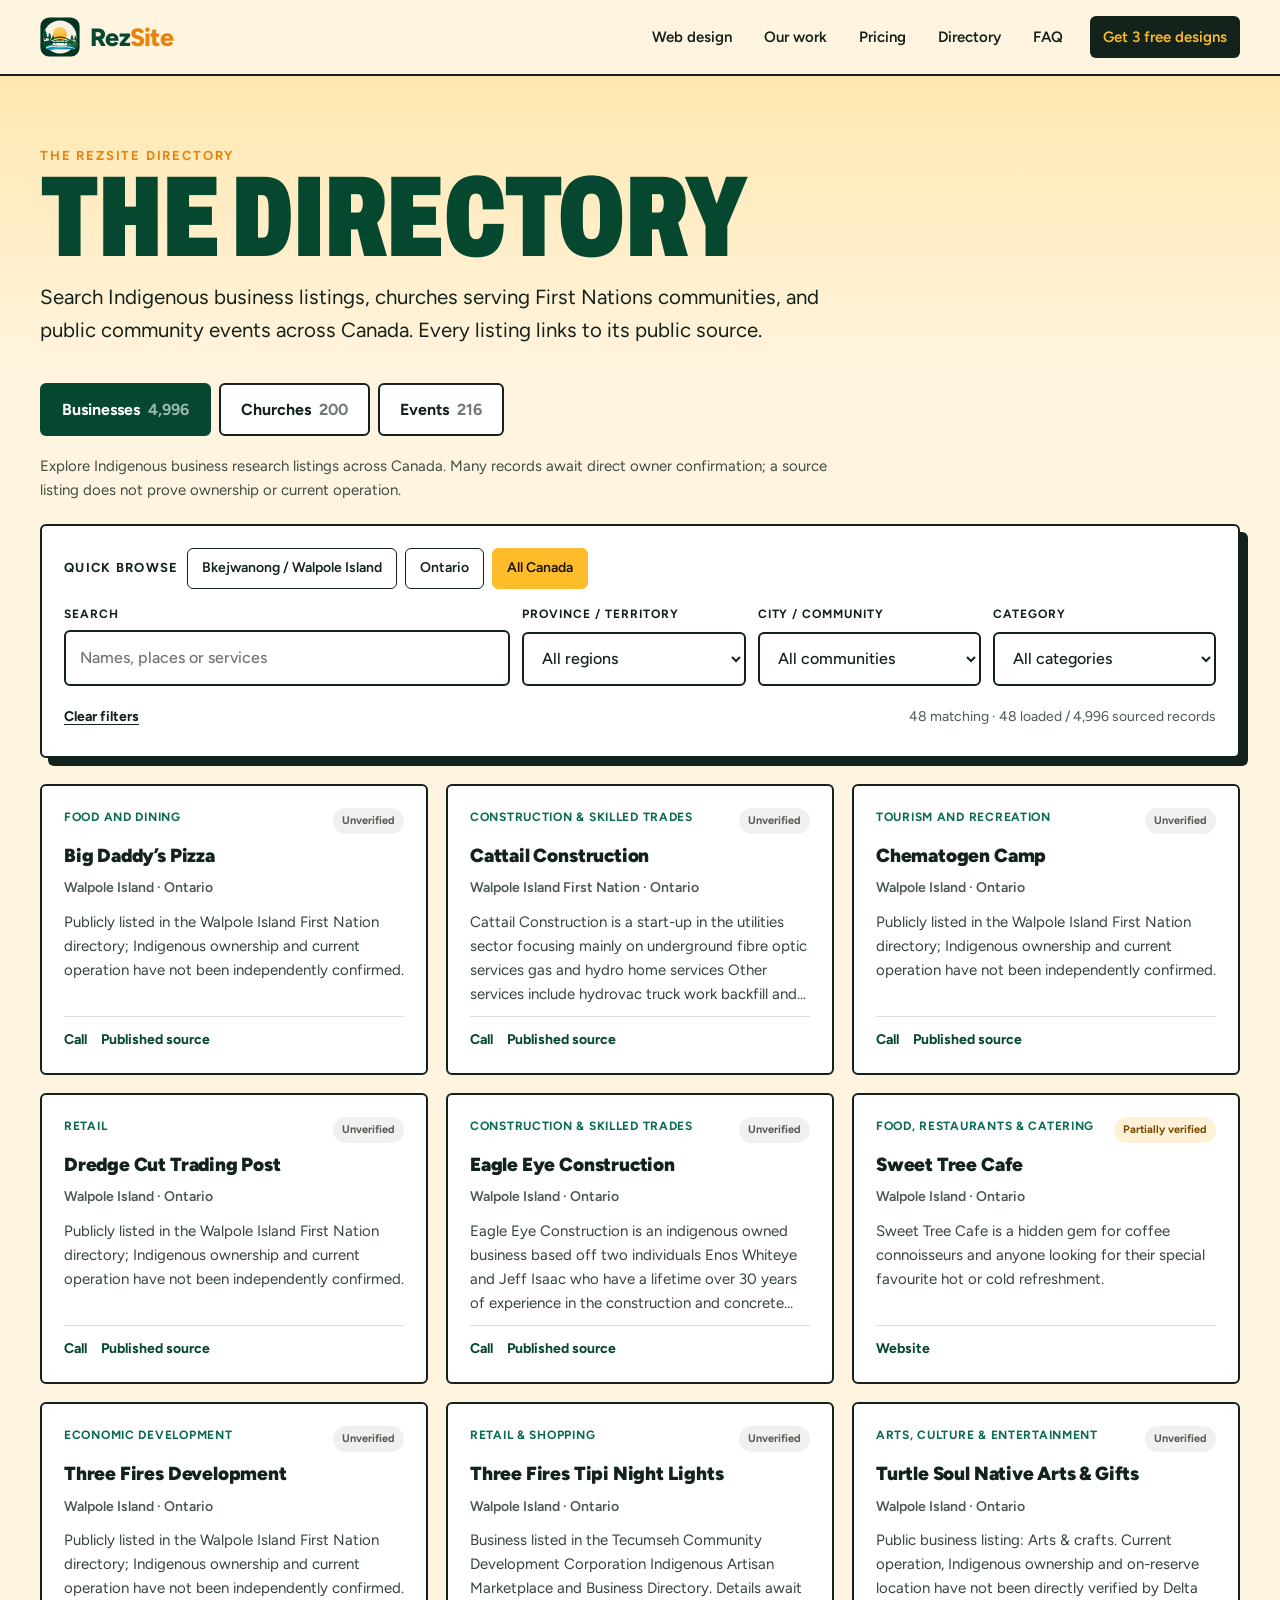
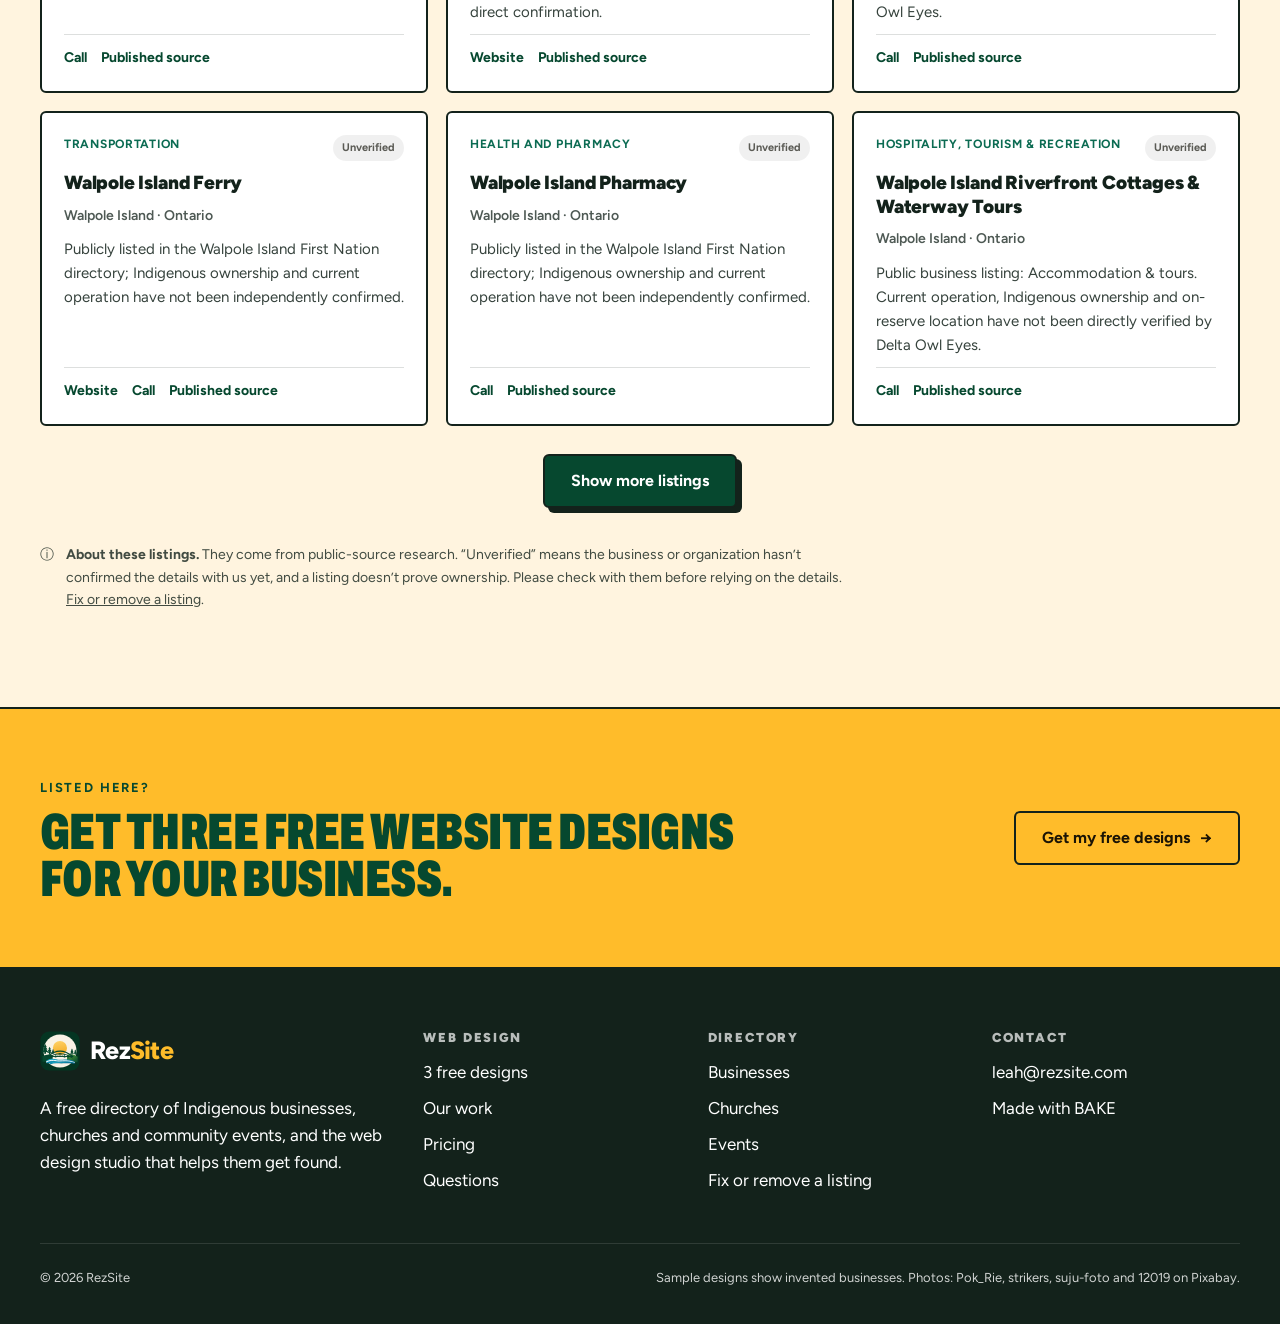
<file: pitch/3/directory.html>
<!doctype html>
<html lang="en-CA"><head><meta charset="utf-8"><meta name="viewport" content="width=device-width,initial-scale=1">
<meta name="robots" content="noindex">
<title>Directory | RezSite: Indigenous businesses, churches and events</title><meta name="description" content="Search Indigenous business listings, churches and community events across Canada.">
<meta name="theme-color" content="#06482F"><link rel="icon" type="image/svg+xml" href="../../assets/brand/rezsite-favicon.svg">
<link rel="preconnect" href="https://fonts.googleapis.com"><link rel="preconnect" href="https://fonts.gstatic.com" crossorigin>
<link rel="stylesheet" href="https://fonts.googleapis.com/css2?family=Archivo:wdth,wght@62..125,400..900&family=Figtree:wght@400;500;600;700;800&display=swap">
<link rel="stylesheet" href="../shared/base.css"><link rel="stylesheet" href="theme.css">
<script>window.REZ_DATA='../../';</script><script defer src="../shared/site.js"></script><script defer src="../shared/directory.js"></script>
</head>
<body class="d3 dir-page"><a class="skip" href="#main">Skip to content</a>
<header class="top"><div class="wrap nav-wrap"><a class="brand " href="index.html" aria-label="RezSite home"><img src="../../assets/brand/rezsite-favicon.svg" alt="" width="40" height="40"><span><span class="rez">Rez</span><span class="site">Site</span></span></a>
<button class="nav-toggle" type="button" aria-controls="primary-nav" aria-expanded="false" aria-label="Open menu"><span></span><span></span><span></span></button>
<nav class="nav-links" id="primary-nav" aria-label="Main">
<a href="index.html#designs">Web design</a><a href="index.html#work">Our work</a><a href="index.html#pricing">Pricing</a>
<a href="directory.html?type=businesses">Directory</a><a href="index.html#faq">FAQ</a>
<a class="nav-cta" href="index.html#start">Get 3 free designs</a></nav></div></header>
<main id="main"><section class="dir-head "><div class="wrap"><p class="eyebrow">The RezSite directory</p><h1>The directory</h1><p class="lede">Search Indigenous business listings, churches serving First Nations communities, and public community events across Canada. Every listing links to its public source.</p></div></section>
<section class="directory-tool wrap" aria-labelledby="directory-title"><h2 id="directory-title" class="sr-only">Browse the directory</h2>
<div class="directory-tabs" role="tablist" aria-label="Directory category">
<button type="button" role="tab" id="tab-businesses" data-type="businesses" aria-selected="true">Businesses <span class="ct" data-record-total="businesses">4,996</span></button>
<button type="button" role="tab" id="tab-churches" data-type="churches" aria-selected="false">Churches <span class="ct" data-record-total="churches">200</span></button>
<button type="button" role="tab" id="tab-events" data-type="events" aria-selected="false">Events <span class="ct" data-record-total="events">216</span></button></div>
<p class="directory-explainer" id="directory-explainer"></p>
<div class="dir-panel">
<div class="directory-shortcuts" aria-label="Quick location filters"><span>QUICK BROWSE</span><button type="button" data-scope="walpole">Bkejwanong / Walpole Island</button><button type="button" data-scope="ontario">Ontario</button><button type="button" data-scope="all" aria-pressed="true">All Canada</button></div>
<div class="filters-row">
<label class="search-field"><span>SEARCH</span><input id="directory-search" type="search" maxlength="120" autocomplete="off" placeholder="Names, places or services"><span class="search-icon" aria-hidden="true"></span></label>
<label class="select-field"><span>PROVINCE / TERRITORY</span><select id="province-filter"><option value="">All regions</option></select></label>
<label class="select-field"><span id="place-label">CITY / COMMUNITY</span><select id="place-filter"><option value="">All communities</option></select></label>
<label class="select-field"><span id="category-label">CATEGORY</span><select id="category-filter"><option value="">All categories</option></select></label></div>
<div class="filter-bottom"><label class="toggle-archive" id="archive-wrap" hidden><input id="include-past" type="checkbox"> Include past events</label>
<button class="clear-filters" id="clear-filters" type="button">Clear filters</button><p class="filter-counter" id="result-count" aria-live="polite">Loading directory…</p></div>
<div class="preview-notice" id="preview-notice" hidden></div></div>
<div class="results-grid" id="directory-results" role="tabpanel" aria-labelledby="tab-businesses"></div>
<div class="load-wrap"><button class="btn btn-pine" id="load-more" type="button" hidden>Show more listings</button></div>
<div class="data-disclaimer"><span aria-hidden="true">ⓘ</span><p><strong>About these listings.</strong> They come from public-source research. “Unverified” means the business or organization hasn’t confirmed the details with us yet, and a listing doesn’t prove ownership. Please check with them before relying on the details. <a href="mailto:leah@rezsite.com?subject=Directory%20listing">Fix or remove a listing</a>.</p></div>
</section>
<section class="dir-promo"><div class="wrap dir-promo-in"><div><p class="eyebrow">Listed here?</p><h2>Get three free website designs for your business.</h2></div><a class="btn btn-sun" href="index.html#start">Get my free designs <span class="arr" aria-hidden="true">→</span></a></div></section>
</main><footer class="foot "><div class="wrap"><div class="foot-grid">
<div><a class="brand foot-brand" href="index.html" aria-label="RezSite home"><img src="../../assets/brand/rezsite-favicon.svg" alt="" width="40" height="40"><span><span class="rez">Rez</span><span class="site">Site</span></span></a><p style="margin-top:16px;max-width:36ch">A free directory of Indigenous businesses, churches and community events, and the web design studio that helps them get found.</p></div>
<div><h4>Web design</h4><ul><li><a href="index.html#designs">3 free designs</a></li><li><a href="index.html#work">Our work</a></li><li><a href="index.html#pricing">Pricing</a></li><li><a href="index.html#faq">Questions</a></li></ul></div>
<div><h4>Directory</h4><ul><li><a href="directory.html?type=businesses">Businesses</a></li><li><a href="directory.html?type=churches">Churches</a></li><li><a href="directory.html?type=events">Events</a></li><li><a href="mailto:leah@rezsite.com?subject=Directory%20listing">Fix or remove a listing</a></li></ul></div>
<div><h4>Contact</h4><ul><li><a href="mailto:leah@rezsite.com">leah@rezsite.com</a></li><li><a href="https://bakeaweb.com/" rel="noopener">Made with BAKE</a></li></ul></div>
</div><div class="foot-bottom"><span>© <span data-year>2026</span> RezSite</span><span class="credits">Sample designs show invented businesses. Photos: <a href="https://pixabay.com/photos/sunrise-jetty-lake-pier-sky-1634197/" rel="noopener">Pok_Rie</a>, <a href="https://pixabay.com/photos/lake-sunset-rocks-bank-conifers-1802337/" rel="noopener">strikers</a>, <a href="https://pixabay.com/photos/northern-lights-aurora-night-7677986/" rel="noopener">suju-foto</a> and <a href="https://pixabay.com/photos/autumn-fall-cottage-house-hut-2021154/" rel="noopener">12019</a> on Pixabay.</span></div></div></footer></body></html>
</file>
<file: assets/brand/v2/rezsite-brand.css>
/* RezSite brand layer (2026 canoe / Woodland floral identity)
   Tokens: edit colours and type here. Loaded after each page's own styles. */
@font-face{font-family:"Montserrat";src:url(../../home/fonts/montserrat-latin-wght-normal.woff2) format("woff2");font-weight:100 900;font-display:swap}
@font-face{font-family:"Montserrat";src:url(../../home/fonts/montserrat-latin-wght-italic.woff2) format("woff2");font-weight:100 900;font-style:italic;font-display:swap}
:root{
 --rz-phthalo:#004F45;--rz-dark:#003D35;--rz-earth:#5B483F;--rz-turq:#1FB5B5;--rz-turq-light:#7FD8D4;--rz-turq-text:#0B7A78;
 --rz-rust:#C44512;--rz-rust-text:#A63A0F;--rz-copper:#B87333;--rz-cream:#F7F1E6;--rz-sand:#D9C7B2;--rz-line:#E3D6C4;
 --rz-ink:#1E2B27;--rz-muted:#5A6B64;--rz-font:"Montserrat",system-ui,-apple-system,"Segoe UI",sans-serif;
}
/* logo lockup: compact emblem + live-text wordmark */
.rz-lockup{display:inline-flex!important;align-items:center;gap:10px;text-decoration:none;white-space:nowrap}
.rz-lockup .rz-emblem{width:auto!important;height:58px!important;flex:none;display:block}
.rz-wm{display:flex;flex-direction:column;line-height:1}
.rz-name{font:800 32px/1 var(--rz-font);letter-spacing:-.025em;color:var(--rz-phthalo);
 text-shadow:-1px -1px 0 var(--rz-copper),1px -1px 0 var(--rz-copper),-1px 1px 0 var(--rz-copper),1px 1px 0 var(--rz-copper),0 2px 0 rgba(91,72,63,.25)}
.rz-tag{font:italic 600 11.5px/1.2 var(--rz-font);color:var(--rz-dark);margin-top:5px;letter-spacing:.01em}
.rz-lockup.on-dark .rz-name{color:var(--rz-cream)}
.rz-lockup.on-dark .rz-tag{color:var(--rz-turq-light)}
.rz-lockup.on-dark .rz-emblem{background:var(--rz-cream);border-radius:50%;padding:5px;height:62px!important;box-shadow:0 0 0 2px var(--rz-copper)}
@media (max-width:760px){.rz-lockup .rz-emblem{height:46px!important}.rz-name{font-size:26px}.rz-tag{font-size:9.5px;margin-top:4px}}
@media (max-width:360px){.rz-tag{display:none}}
/* ===== Shared site header (same on every page) =====
   Brand bar scrolls away; the green menu bar stays stuck to the top.
   On phones the brand bar stays and the menu opens as a dropdown. */
.rz-wrap{width:min(1240px,100% - 48px);margin-inline:auto}
.rz-top{position:relative;z-index:31;background:var(--rz-cream);font-family:var(--rz-font)}
.rz-top .rz-wrap{display:flex;align-items:center;justify-content:space-between;gap:20px;height:84px}
.rz-top-actions{display:flex;align-items:center;gap:12px}
.rz-cta{display:inline-flex;align-items:center;justify-content:center;gap:8px;background:var(--rz-phthalo);color:#fff;border:2px solid var(--rz-copper);border-radius:999px;padding:11px 22px;font:700 15px/1 var(--rz-font);text-decoration:none;box-shadow:0 4px 0 var(--rz-dark);transition:transform .15s}
.rz-cta:hover{transform:translateY(-2px);background:var(--rz-dark)}
.rz-menu-btn{display:none;place-items:center;width:46px;height:46px;border:2px solid var(--rz-phthalo);border-radius:12px;background:#fff;color:var(--rz-phthalo);cursor:pointer;padding:0}
.rz-navbar{background:var(--rz-phthalo);border-top:2px solid var(--rz-copper);border-bottom:2px solid var(--rz-copper);position:sticky;top:0;z-index:30;box-shadow:0 6px 18px rgba(0,61,53,.18);font-family:var(--rz-font)}
.rz-nav{display:flex;align-items:center;flex-wrap:wrap;gap:0 30px;min-height:50px;font:600 15px/1 var(--rz-font)}
.rz-nav a{color:var(--rz-cream);text-decoration:none;padding:16px 0 13px;border-bottom:3px solid transparent}
.rz-nav a:hover,.rz-nav a[aria-current="page"]{border-bottom-color:var(--rz-turq);color:#fff}
.rz-nav a:focus-visible{outline:3px solid var(--rz-turq-light);outline-offset:2px}
.rz-nav .rz-cta{display:none}
@media (max-width:980px){.rz-nav{gap:0 20px;font-size:14px}}
@media (max-width:860px){
 .rz-wrap{width:calc(100% - 36px)}
 .rz-top{position:sticky;top:0;box-shadow:0 1px 0 var(--rz-line)}
 .rz-top .rz-wrap{height:68px}
 .rz-top .rz-cta{display:none}
 .rz-menu-btn{display:grid}
 .rz-navbar{top:68px;height:0;border:0;box-shadow:none}
 .rz-nav{display:none}
 .rz-nav.open{display:flex;position:absolute;top:0;left:0;right:0;width:100%;flex-direction:column;align-items:stretch;gap:0;background:var(--rz-phthalo);padding:8px 18px 18px;border-bottom:3px solid var(--rz-copper);box-shadow:0 14px 30px rgba(0,61,53,.3)}
 .rz-nav.open a{padding:14px 4px;border-bottom:1px solid rgba(247,241,230,.15)}
 .rz-nav.open .rz-cta{display:flex;margin-top:14px;padding:14px;border:2px solid var(--rz-copper);box-shadow:none}
}
/* buttons */
.rz-btn-primary{background:var(--rz-phthalo)!important;color:#fff!important;border:2px solid var(--rz-copper)!important}
.rz-btn-primary:hover{background:var(--rz-dark)!important}
/* floral divider */
.rz-divider{display:block;width:min(520px,100%);height:auto;margin:0 auto 22px}
.rz-divider.left{margin-left:0}
/* beadwork strip (footer top edge) */
.rz-bead-strip{height:48px;background:url(beadwork-strip.svg) repeat-x center/auto 48px;border-top:2px solid var(--rz-copper)}
/* focus visibility everywhere */
a:focus-visible,button:focus-visible,input:focus-visible,select:focus-visible{outline:3px solid var(--rz-turq);outline-offset:3px}

/* Header option A (chosen Nov 21): bigger, simpler canoe mark, larger name and menu; tagline stays in the footer */
.rz-head-lockup{gap:12px}
.rz-head-lockup .rz-mark{height:52px!important;width:52px!important}
.rz-head-lockup .rz-name{font-size:38px}
.rz-head-lockup .rz-tag{display:none}
.rz-nav{font-size:16px;gap:0 34px}
@media (max-width:980px){.rz-nav{font-size:15px;gap:0 22px}}
@media (max-width:860px){.rz-head-lockup .rz-mark{height:42px!important;width:42px!important}.rz-head-lockup .rz-name{font-size:30px}}
</file>
<file: assets/rezsite/arrowhead/rezsite-cursor.css>
/* RezSite rugged arrowhead v1.0 — production-style progressive enhancement */
:root { --rs-cursor-size: 46px; }
@media (hover: hover) and (pointer: fine) {
  html.rs-cursor-enabled, html.rs-cursor-enabled body,
  html.rs-cursor-enabled a, html.rs-cursor-enabled button,
  html.rs-cursor-enabled [role="button"] { cursor: none !important; }
  html.rs-cursor-enabled input, html.rs-cursor-enabled textarea,
  html.rs-cursor-enabled [contenteditable="true"] { cursor: text !important; }
}
.rs-cursor-head, .rs-cursor-projectile, .rs-cursor-impact, .rs-cursor-spark {
  position: fixed; pointer-events: none; z-index: 2147483646;
}
.rs-cursor-head, .rs-cursor-projectile {
  width: var(--rs-cursor-size); height: auto;
  transform: translate(-50%, -7%); transform-origin: 50% 7%;
  filter: drop-shadow(0 2px 4px #000b); will-change: transform, opacity;
}
.rs-cursor-impact { border: 2px solid #7aebd1; border-radius: 50%; width: 12px; height: 12px; box-shadow: 0 0 12px #5ad1bb; }
.rs-cursor-spark { width: 4px; height: 4px; border-radius: 50%; background: #d4a074; }
@media (prefers-reduced-motion: reduce) {
  .rs-cursor-projectile, .rs-cursor-impact, .rs-cursor-spark { display: none !important; }
}
/* RezSite page fixes: elements that set their own cursor (FAQ questions, field labels, upload drop zone)
   would otherwise show the native pointer on top of the arrowhead. */
@media (hover: hover) and (pointer: fine) {
  html.rs-cursor-enabled summary, html.rs-cursor-enabled label,
  html.rs-cursor-enabled label span, html.rs-cursor-enabled .drop { cursor: none !important; }
}
</file>
<file: assets/rezsite/arrowhead/rezsite-touch.css>
/* RezSite v1.3 landing Spirit Trail. Decorative fixed overlays only. */
.rs-touch-arrow,.rs-touch-ring,.rs-touch-spark{position:fixed;pointer-events:none!important;z-index:2147483645;will-change:transform,opacity}
.rs-touch-arrow{width:42px;transform:translate(-50%,0);filter:drop-shadow(0 0 5px #61c8b692)}
.rs-touch-arrow svg{display:block;width:100%;height:auto}
.rs-touch-ring{width:12px;height:12px;transform:translate(-50%,-50%);border:2px solid #d8a274;border-radius:50%}
.rs-touch-spark{width:5px;height:5px;border-radius:50%;background:#63dfc1;box-shadow:0 0 7px #60dec1}
@media(prefers-reduced-motion:reduce){.rs-touch-arrow,.rs-touch-spark{display:none!important}}
</file>
<file: testdesign/assets/site.css>
:root{--ink:#153435;--pine:#123e40;--pine-dark:#082d31;--orange:#f09a55;--orange-deep:#d67f43;--cream:#f7f5ef;--white:#fffefa;--muted:#65736e;--line:#dedfd5;--purple:#6b397a;--font:system-ui,-apple-system,"Segoe UI",sans-serif}*{box-sizing:border-box}html{scroll-behavior:smooth}body{margin:0;background:var(--cream);color:var(--ink);font:16px/1.55 var(--font);-webkit-font-smoothing:antialiased}a{color:inherit;text-decoration:none}button,input,select{font:inherit}button{cursor:pointer}button:disabled{cursor:default;opacity:.55}a:focus-visible,button:focus-visible,input:focus-visible,select:focus-visible{outline:3px solid #c27638;outline-offset:4px}h1,h2,h3,p{margin-top:0}h1,h2,h3{line-height:1.13}h2{font-size:clamp(2.3rem,4.6vw,4.2rem);font-weight:750;letter-spacing:-.045em}h3{letter-spacing:-.025em}.container{width:min(100% - 64px,1260px);margin:0 auto}.skip{position:absolute;left:12px;top:-100px;z-index:10000;background:#fff;padding:10px 18px}.skip:focus{top:12px}.announcement{background:var(--pine-dark);color:#e7f2e8;font-size:12px;letter-spacing:.015em}.announcement .container{display:flex;align-items:center;gap:9px;min-height:38px}.announce-dot{width:7px;height:7px;border-radius:50%;background:#eca06b;flex:none}.announcement a{text-decoration:underline;text-underline-offset:3px;font-weight:700;margin-left:3px}.site-header{background:#faf9f4;position:sticky;top:0;z-index:50;border-bottom:1px solid #e3e5db;box-shadow:0 4px 25px #0c322a08}.nav-wrap{display:flex;align-items:center;justify-content:space-between;min-height:86px;gap:30px}.logo{display:flex;align-items:center;gap:10px;white-space:nowrap}.logo-mark{width:43px;height:43px;position:relative;background:var(--pine);border-radius:13px 13px 6px 13px;display:grid;place-items:center;color:#fffaf0;box-shadow:inset -4px -4px 0 #0b3033}.logo-mark span{font-size:27px;font-weight:900;line-height:1}.logo-mark i{position:absolute;right:-3px;top:-3px;height:15px;width:15px;border:3px solid #faf9f4;background:var(--orange);border-radius:50%}.logo-word{font-size:27px;font-weight:880;letter-spacing:-1.5px;line-height:.97}.logo-tld{font-size:18px;font-weight:650;letter-spacing:-1px;color:var(--orange-deep)}.logo-word small{display:block;margin-top:6px;color:#6d7a72;font:700 8px/1.2 var(--font);letter-spacing:1.5px}.nav-links{display:flex;align-items:center;gap:clamp(13px,2.4vw,34px);font-size:13px;font-weight:720}.nav-links>a:not(.nav-contact){padding:12px 0}.nav-links>a:hover,.nav-links>a.is-active{color:#ad5e30}.nav-contact{background:var(--pine);color:#fff;border-radius:5px;padding:12px 17px;transition:background .2s}.nav-contact:hover{background:#245c57}.nav-toggle{display:none}.hero{background:#103a3e;color:white;position:relative;overflow:hidden;padding:74px 0 19px}.hero:before{content:"";position:absolute;left:-28%;top:-80%;width:100%;height:170%;background:radial-gradient(circle,rgba(60,130,114,.22),transparent 60%)}.hero-grain{position:absolute;inset:0;opacity:.11;background-image:repeating-radial-gradient(circle at 110% 130%,transparent 0 29px,rgba(255,255,255,.45) 30px 31px);pointer-events:none}.hero-grid{display:grid;grid-template-columns:1fr 1.08fr;align-items:center;gap:26px;min-height:540px;position:relative}.hero-copy{padding-bottom:20px;position:relative;z-index:2}.eyebrow{font-size:11px;color:#a05b39;font-weight:850;letter-spacing:.17em;margin-bottom:19px}.eyebrow.light{color:#ecc09b}.star{font-size:21px;vertical-align:-3px;color:#e8a76c;margin-right:8px}.hero h1{font-size:clamp(3.55rem,5.2vw,5.95rem);font-weight:730;letter-spacing:-.067em;line-height:1.04;max-width:650px;margin-bottom:24px}.hero h1 em,.directory-hero h1 em{font-family:Georgia,serif;font-weight:450;letter-spacing:-.075em}.period{color:var(--orange)}.hero-lead{font-size:16px;line-height:1.8;color:#d6e4dc;max-width:535px}.hero-actions{display:flex;align-items:center;gap:30px;flex-wrap:wrap;margin-top:29px}.button{display:inline-flex;align-items:center;gap:18px;justify-content:center;min-height:49px;border:0;border-radius:5px;padding:14px 20px;font-weight:760;font-size:13px;transition:transform .18s,background .18s}.button:hover{transform:translateY(-2px)}.button-orange{background:var(--orange);color:#192f31}.button-orange:hover{background:#f6b37f}.button-cream{background:#eee6d5;color:var(--pine)}.button-dark{background:var(--pine);color:white}.button-dark:hover{background:#23635d}.text-link{font-weight:720;font-size:13px;border-bottom:1px solid #a3baae;padding:10px 0}.light-link{color:#f4ece0}.hero-proof{border-top:1px solid #426366;margin-top:62px;padding-top:21px;display:flex;align-items:center;gap:15px;font-size:12px;color:#d3e5db;letter-spacing:.01em}.hero-proof strong{color:white;font-weight:720}.line-symbol{border:1px solid #9fbdaf;border-radius:100%;width:38px;height:38px;display:grid;place-items:center;color:#e9ae7f;font-size:18px}.hero-visual{height:560px;position:relative;display:flex;align-items:center;justify-content:center;padding:10px 5px 10px 35px}.visual-blob{position:absolute;left:8%;right:-40%;top:4%;bottom:1%;border-radius:50%;background:radial-gradient(ellipse at 50% 50%,#36756f55,#2a656049 42%,transparent 70%)}.browser-window{position:relative;z-index:1;width:100%;max-width:620px;border-radius:13px;background:#faf7ec;box-shadow:0 30px 90px #051c2088,0 0 0 9px #ffffff1b;transform:rotate(1.4deg);overflow:hidden}.browser-chrome{height:42px;background:#f3ece0;border-bottom:1px solid #ddd8cb;display:flex;align-items:center;justify-content:space-between;padding:0 17px;gap:12px;color:#717a73}.chrome-dots{display:flex;gap:6px}.chrome-dots b{width:8px;height:8px;border-radius:50%;background:#d8bcb2}.chrome-dots b:nth-child(2){background:#decf93}.chrome-dots b:nth-child(3){background:#afc6ac}.chrome-address{padding:4px 38px;background:white;border-radius:5px;border:1px solid #e6e2d7;font-size:10px}.chrome-menu{font-size:16px}.site-mock{height:405px;display:grid;grid-template-columns:1fr 1.02fr;overflow:hidden}.mock-left{background:#f6efe1;color:#234246;padding:49px 27px 27px 35px;position:relative}.mock-eyebrow{font-size:10px;letter-spacing:.16em;font-weight:900;color:#9a6a4d}.mock-title{font-family:Georgia,serif;font-size:clamp(29px,3vw,52px);letter-spacing:-.055em;line-height:1.03;margin:19px 0 15px}.mock-left p{font-size:12px;max-width:245px;color:#69776d;line-height:1.65}.mock-button{background:#1c5150;color:white;font-size:10px;font-weight:750;display:inline-flex;align-items:center;gap:15px;padding:12px 14px;margin-top:8px}.mock-lines{display:flex;gap:8px;position:absolute;bottom:22px}.mock-lines i{height:4px;width:35px;background:#d6b391}.mock-lines i+ i{width:18px;background:#d4d4c7}.mock-art{overflow:hidden;background:#beac83;position:relative}.art-sun{position:absolute;right:20%;top:15%;width:110px;height:110px;border-radius:100%;background:#f2c078;box-shadow:0 0 0 29px #f2d6a866,0 0 0 62px #f2dfbc22}.art-hill{position:absolute;width:180%;height:70%;left:-30%;border-radius:50%}.hill-back{bottom:-18%;background:#789c87;transform:rotate(-18deg)}.hill-front{bottom:-43%;background:#214b49;transform:rotate(18deg);left:-5%;height:95%}.art-mark{position:absolute;top:27px;left:31px;font-size:34px;color:#f7e9cc}.floating-tag{display:flex;align-items:center;gap:12px;position:absolute;z-index:3;right:-9px;bottom:28px;padding:13px 19px;background:#fffef7;color:#234042;border-radius:8px;box-shadow:0 15px 38px #071d284d;transform:rotate(-3deg)}.floating-icon{display:grid;place-items:center;background:#e4f1e7;width:34px;height:34px;border-radius:50%;color:#236657}.floating-tag strong,.floating-tag small{display:block}.floating-tag strong{font-size:12px}.floating-tag small{font-size:10px;color:#6a776e}.hero-bottom{border-top:1px solid #3b6664;display:flex;justify-content:space-between;align-items:center;gap:12px;margin-top:29px;padding-top:17px;font-size:10px;font-weight:750;letter-spacing:.13em;color:#a6c0b5}.hero-bottom span:last-child{font-size:19px;color:var(--orange)}.section-pad{padding:106px 0}.section-head,.directory-head{display:flex;align-items:end;justify-content:space-between;gap:60px;margin-bottom:47px}.section-head h2,.directory-head h2{margin:0}.serif-italic{font-family:Georgia,serif;font-style:italic;font-weight:400;letter-spacing:-.07em}.section-head>p,.directory-head>p{max-width:360px;color:#5d6e69;font-size:14px;line-height:1.75;margin:0 0 9px}.service-grid{display:grid;grid-template-columns:repeat(3,minmax(0,1fr));gap:17px}.service-card{border:1px solid #dbdfd4;background:#fcfbf7;padding:27px 29px 26px;min-height:325px;display:flex;flex-direction:column;border-radius:3px;transition:border-color .2s,transform .2s}.service-card:hover{transform:translateY(-3px);border-color:#beac94}.service-number{font-size:11px;font-weight:850;color:#a77c5f;letter-spacing:.1em}.service-symbol{font-size:37px;color:#bc7d54;margin:26px 0 15px;line-height:1}.service-card h3{font-size:21px;margin-bottom:11px}.service-card p{font-size:13px;color:#687973;line-height:1.72;max-width:320px;margin:0 0 27px}.service-foot{margin-top:auto;border-top:1px solid #e5e3d9;padding-top:15px;display:flex;align-items:center;justify-content:space-between;font-size:11px;font-weight:810;color:#375952}.partner-strip{background:#f0e9e9;border-top:1px solid #e7dbe3;border-bottom:1px solid #e7dbe3}.partner-inner{min-height:154px;display:flex;align-items:center;gap:35px}.partner-label{display:flex;align-items:center;gap:16px;min-width:230px}.partner-symbol{font-size:36px;color:#a96089}.partner-kicker{display:block;font-size:9px;letter-spacing:.13em;font-weight:800;color:#8f6f8f}.partner-label strong{font-size:21px;color:#633375;font-weight:900;letter-spacing:-.06em}.partner-label strong span{color:#e8873f}.partner-statement{flex:1;border-left:1px solid #d9cfd9;padding-left:30px}.baker-ribbon{font-size:11px;letter-spacing:.1em;color:white;background:#713b8c;padding:5px 11px;font-weight:850;display:inline-block;transform:skew(-8deg)}.partner-statement p{margin:11px 0 0;max-width:610px;color:#715f70;font-size:13px}.partner-link{white-space:nowrap;color:#643978;font-size:13px;font-weight:800;border-bottom:1px solid #baa0c2;padding:5px 0}.directory-section{background:#f8f8f3}.directory-grid{display:grid;grid-template-columns:1.4fr 1fr 1fr;gap:16px}.directory-tile{min-height:420px;border:1px solid #dde1d5;background:#f0f1e7;display:flex;flex-direction:column;overflow:hidden;transition:transform .2s}.directory-tile:hover{transform:translateY(-4px)}.directory-tile.featured{background:#e7ede3}.tile-top{display:flex;justify-content:space-between;align-items:center;padding:23px 23px 0;font-size:10px;letter-spacing:.12em;font-weight:800;color:#62756a}.arrow-bubble{display:grid;place-items:center;border:1px solid #bac9bd;border-radius:50%;width:30px;height:30px;font-size:15px}.tile-art{flex:1;min-height:160px;position:relative;display:grid;place-items:center;overflow:hidden}.businesses-art{display:flex;align-items:center;justify-content:center;gap:10px;transform:rotate(-8deg);padding-top:10px}.businesses-art span{font-family:Georgia,serif;font-weight:bold;display:grid;place-items:center;border:2px solid #284d47;color:#284d47;width:107px;height:115px;box-shadow:5px 5px 0 #b5cbb9;background:#f7ead0;font-size:14px}.businesses-art span:nth-child(2){background:#cadacc;transform:translateY(-15px)}.businesses-art span:nth-child(3){background:#e9bb8f;transform:translateY(10px)}.churches-art{background:radial-gradient(circle at 50% 55%,#eac9a7 0 17%,transparent 18%),radial-gradient(circle at 50% 55%,#d6ded1 0 38%,transparent 38%)}.church-illustration{font-size:115px;color:#355e57;line-height:1}.events-art{background:radial-gradient(circle at 50% 52%,#e7dbb9 0 36%,transparent 37%)}.events-illustration{font-family:Georgia,serif;font-weight:bold;line-height:.8;font-size:80px;color:#35534d;display:flex;align-items:center;gap:9px}.events-illustration span{font:900 14px var(--font);writing-mode:vertical-rl;letter-spacing:.15em}.tile-bottom{padding:24px 23px;background:#fafbf5;border-top:1px solid #dde3d6;display:flex;gap:15px;justify-content:space-between;align-items:end}.tile-bottom h3{font-size:21px;margin-bottom:8px}.tile-bottom p{font-size:12px;color:#5f7067;max-width:270px;line-height:1.6;margin:0}.tile-action{font-size:10px;letter-spacing:.1em;font-weight:900;white-space:nowrap}.directory-note{display:flex;align-items:center;gap:14px;margin-top:22px;border-top:1px solid #d9ddd3;padding-top:18px;font-size:12px;color:#66776e}.directory-note>span{font-size:20px;color:#598076}.directory-note p{margin:0;flex:1}.directory-note a{font-weight:800;color:#365d54;white-space:nowrap}.process-section{background:#183f40;color:white}.process-grid{display:grid;grid-template-columns:1fr 1.1fr;gap:90px}.process-grid h2{margin-bottom:26px}.process-grid>div>p:not(.eyebrow){max-width:360px;font-size:14px;color:#bed3c8;line-height:1.8;margin-bottom:28px}.process-steps article{display:grid;grid-template-columns:48px 1fr;gap:26px;border-top:1px solid #50716d;padding:25px 0}.process-steps article:last-child{border-bottom:1px solid #50716d}.process-steps span{font-family:Georgia,serif;font-size:23px;color:#e9b07f}.process-steps h3{font-size:21px;margin-bottom:8px}.process-steps p{color:#c1d7cd;font-size:13px;max-width:440px;line-height:1.75;margin:0}.closing-section{background:#eee4cf;padding:85px 0}.closing-inner{display:flex;justify-content:space-between;align-items:center;gap:45px}.closing-inner h2{margin:0}.closing-inner>div:last-child{max-width:360px}.closing-inner p:not(.eyebrow){font-size:14px;line-height:1.75;color:#56635c}.site-footer{background:#103437;color:#e1eae0}.footer-main{display:flex;justify-content:space-between;padding:67px 0;gap:40px}.footer-logo .logo-word{color:#fffdf4}.footer-logo .logo-tld{color:var(--orange)}.footer-logo .logo-mark{background:#fff6e3;color:#123c3d}.footer-logo .logo-word small{color:#a9c1b8}.footer-columns{display:flex;gap:110px}.footer-columns>div{display:flex;flex-direction:column;align-items:flex-start;gap:11px}.footer-columns b{font-size:12px;color:#ecc299;margin-bottom:6px}.footer-columns a{font-size:13px;color:#c2d7ce}.footer-columns a:hover{color:white}.footer-bottom{border-top:1px solid #38615f;min-height:65px;display:flex;align-items:center;justify-content:space-between;color:#a3bdb3;font-size:11px;gap:15px}
/* Directory */.directory-hero{background:#153c3d;color:white;position:relative;overflow:hidden}.directory-hero:before{content:"";position:absolute;inset:0;background:repeating-radial-gradient(circle at 90% 100%,transparent 0 32px,#ffffff0a 33px 34px)}.directory-hero-inner{position:relative;display:flex;justify-content:space-between;align-items:center;min-height:300px;padding:43px 0}.directory-hero h1{font-size:clamp(3.1rem,5vw,5.3rem);letter-spacing:-.06em;line-height:1.02;margin-bottom:15px}.directory-hero h1 em{color:#edb58b}.directory-hero p:not(.eyebrow){max-width:540px;line-height:1.7;color:#c8ddd0;font-size:14px}.directory-hero-ornament{width:194px;height:194px;border:1px solid #68878055;border-radius:50%;display:grid;place-items:center;position:relative;flex:none}.directory-hero-ornament:before,.directory-hero-ornament:after{content:"";position:absolute;inset:16px;border:1px solid #63867d77;border-radius:50%}.directory-hero-ornament:after{inset:36px}.directory-hero-ornament span{color:#e7b084;font-size:81px;font-family:Georgia,serif;font-style:italic}.directory-hero-ornament i{position:absolute;width:15px;height:15px;background:#e7b084;border-radius:50%;top:12px;right:21px}.directory-tool{padding-top:55px;padding-bottom:100px;min-height:750px}.tool-top{display:flex;justify-content:space-between;align-items:end;gap:20px;margin-bottom:26px}.tool-top .eyebrow{margin-bottom:9px}.tool-top h2{font-size:clamp(2rem,3vw,3.1rem);margin:0}.tool-contact{font-size:13px;font-weight:800;color:#37655c;border-bottom:1px solid #b8c6ba;padding-bottom:5px;white-space:nowrap}.directory-tabs{display:flex;border-bottom:1px solid #ccd8cf;gap:5px}.directory-tabs button{border:0;background:transparent;color:#5c6e67;padding:16px 29px;font-size:14px;font-weight:800;border-bottom:3px solid transparent}.directory-tabs button[aria-selected=true]{color:#173e3a;border-bottom-color:#bd794f;background:#eef2e9}.directory-explainer{max-width:800px;color:#5e7167;font-size:13px;line-height:1.75;margin:24px 0 23px;min-height:25px}.filters-row{display:grid;grid-template-columns:1.6fr 1fr 1fr;gap:15px;padding:23px;background:#ebefe7;border:1px solid #d7e0d4}.filters-row label{display:flex;flex-direction:column;gap:8px;position:relative;min-width:0}.filters-row label>span:first-child{font-size:10px;letter-spacing:.115em;color:#50645a;font-weight:850}.filters-row input,.filters-row select{min-width:0;width:100%;height:46px;padding:10px 13px;background:#fffefa;border:1px solid #cad6cc;border-radius:3px;color:#284741;font-size:13px}.filters-row .search-field input{padding-right:37px}.search-icon{position:absolute;right:13px;bottom:8px;color:#799087;font-size:26px;pointer-events:none}.filter-bottom{display:flex;justify-content:space-between;align-items:center;gap:15px;margin:23px 0 16px}.filter-counter{font-size:12px;color:#5c7168;margin:0;font-weight:700}.toggle-archive{display:flex;gap:9px;align-items:center;font-size:12px;color:#486056}.toggle-archive[hidden]{display:none}.preview-notice{border:1px solid #ecdab4;background:#fff7e4;padding:14px 17px;font-size:12px;color:#655337;margin-bottom:18px}.preview-notice[hidden]{display:none}.results-grid{display:grid;grid-template-columns:repeat(3,minmax(0,1fr));gap:15px}.result-card{padding:24px 23px;background:#fffefa;border:1px solid #dfe4d9;display:flex;flex-direction:column;min-height:260px;gap:0;border-radius:3px;transition:box-shadow .2s}.result-card:hover{box-shadow:0 8px 24px #153b3710}.card-top{display:flex;justify-content:space-between;gap:9px;align-items:start;margin-bottom:17px}.kind-label{font-size:9px;letter-spacing:.11em;color:#a16b48;font-weight:870;text-transform:uppercase}.verify-pill{background:#f5eee2;color:#876841;font-size:9px;font-weight:800;padding:4px 8px;border-radius:20px;white-space:nowrap}.verify-pill.partial{background:#ebf0db;color:#61764b}.verify-pill.confirmed{background:#e0f0e9;color:#276956}.result-card h3{font-size:20px;margin:0 0 9px;overflow-wrap:anywhere}.result-location{font-size:12px;color:#60756b;display:flex;align-items:center;gap:6px;line-height:1.5;margin-bottom:14px}.result-desc{font-size:12px;line-height:1.65;color:#667971;margin-bottom:19px;display:-webkit-box;-webkit-box-orient:vertical;-webkit-line-clamp:3;line-clamp:3;overflow:hidden}.result-footer{display:flex;flex-wrap:wrap;gap:12px 17px;margin-top:auto;border-top:1px solid #e7eae2;padding-top:15px}.result-footer a{font-size:11px;font-weight:850;color:#366b60}.result-footer a:hover{text-decoration:underline}.empty-state{grid-column:1/-1;padding:70px 20px;text-align:center;border:1px dashed #bccdbf;background:#fffefa}.empty-state h3{font-size:22px}.empty-state p{color:#63786c;font-size:13px}.load-wrap{text-align:center;padding-top:30px}.load-wrap button[hidden]{display:none}.data-disclaimer{display:flex;align-items:start;gap:15px;color:#62786b;margin-top:45px;padding:20px;border-top:1px solid #d6ddd3;font-size:12px}.data-disclaimer>span{font-size:23px;color:#629383}.data-disclaimer p{margin:0;max-width:1000px;line-height:1.75}.directory-cta{background:#173f3e;color:white;padding:54px 0}.directory-cta .container{display:flex;align-items:center;justify-content:space-between;gap:24px}.directory-cta h2{font-size:clamp(1.8rem,3vw,2.7rem);margin:0 0 8px}.directory-cta p:not(.eyebrow){margin:0;color:#c7dacf;font-size:13px}.directory-cta .eyebrow{margin:0 0 10px}
@media(max-width:1150px){.container{width:min(100% - 48px,1260px)}.nav-links{gap:17px}.nav-wrap{gap:18px}.hero h1{font-size:clamp(3.4rem,5.6vw,5.2rem)}.hero-visual{padding-left:10px}.site-mock{height:355px}.mock-left{padding:36px 23px}.directory-grid{grid-template-columns:1.2fr 1fr 1fr}.tile-bottom{flex-direction:column;align-items:start}.tile-art{min-height:145px}.directory-tile{min-height:410px}.tile-top{font-size:9px}.businesses-art span{width:81px;height:98px;font-size:11px}.partner-inner{gap:18px}.partner-label{min-width:190px}.partner-statement{padding-left:20px}}
@media(max-width:900px){.nav-toggle{display:flex;flex-direction:column;justify-content:center;gap:5px;width:45px;height:42px;align-items:center;border:1px solid #d8e1d5;background:white;border-radius:4px}.nav-toggle span{display:block;height:2px;width:21px;background:#234542}.nav-links{display:none;position:absolute;left:0;right:0;top:100%;background:#faf9f4;box-shadow:0 20px 25px #143d3620;padding:14px 24px 22px;border-bottom:1px solid #d5dcd0;flex-direction:column;align-items:stretch;gap:0}.nav-links.open{display:flex}.nav-links>a{padding:13px 6px!important;border-bottom:1px solid #e7e8df}.nav-links .nav-contact{margin-top:10px;text-align:center;border:none}.hero{padding-top:48px}.hero-grid{grid-template-columns:1fr 1fr;gap:10px;min-height:490px}.hero h1{font-size:clamp(3.2rem,6vw,4.3rem)}.hero-visual{height:475px}.site-mock{height:320px}.mock-left{padding:23px 15px}.mock-title{font-size:30px}.mock-left p{font-size:10px}.mock-button{font-size:9px;padding:9px}.art-sun{width:80px;height:80px}.floating-tag{right:0;bottom:20px}.service-card{padding:23px 19px}.service-card h3{font-size:19px}.partner-inner{flex-wrap:wrap;padding:28px 0}.partner-statement{min-width:50%;flex:1}.partner-link{margin-left:auto}.directory-grid{grid-template-columns:repeat(2,minmax(0,1fr))}.directory-tile.featured{grid-column:1/-1;min-height:360px}.directory-tile.featured .tile-art{min-height:180px}.tile-bottom{flex-direction:row;align-items:end}.process-grid{gap:35px}.footer-columns{gap:55px}.results-grid{grid-template-columns:repeat(2,minmax(0,1fr))}}
@media(max-width:650px){.container{width:calc(100% - 36px)}.announcement .container{line-height:1.4;padding:6px 0;min-height:40px;flex-wrap:wrap;gap:5px}.nav-wrap{min-height:70px}.logo-word{font-size:25px}.logo-word small{font-size:7px}.logo-mark{width:39px;height:39px}.hero{padding:47px 0 18px}.hero-grid{display:flex;flex-direction:column;align-items:stretch;min-height:0;gap:16px}.hero-copy{padding:0}.hero h1{font-size:clamp(3.05rem,11.8vw,4.8rem);max-width:540px;margin-bottom:19px}.hero-lead{font-size:14px;line-height:1.7}.hero-actions{margin-top:22px;gap:15px}.hero-proof{margin-top:35px}.hero-visual{height:330px;padding:0 18px;margin:0 -10px}.browser-window{max-width:455px;transform:rotate(1deg)}.browser-chrome{height:31px}.site-mock{height:260px}.mock-left{padding:22px 16px}.mock-eyebrow{font-size:7px}.mock-title{font-size:31px;margin:12px 0 11px}.mock-left p{font-size:9px}.mock-button{font-size:8px}.floating-tag{right:9px;bottom:2px;padding:7px 10px}.floating-tag strong{font-size:9px}.floating-tag small{font-size:8px}.floating-icon{width:26px;height:26px}.hero-bottom{margin-top:17px;font-size:8px}.hero-bottom span:nth-child(2){display:none}.section-pad{padding:70px 0}.section-head,.directory-head{display:block;margin-bottom:29px}.section-head>p,.directory-head>p{margin:20px 0 0;max-width:500px}.service-grid{grid-template-columns:1fr;gap:12px}.service-card{min-height:0;padding:24px}.service-symbol{margin:17px 0 14px;font-size:35px}.service-card p{margin-bottom:23px}.partner-inner{display:block;padding:26px 0}.partner-label{margin-bottom:18px}.partner-statement{border-left:0;border-top:1px solid #d9cfd9;padding:18px 0 0}.partner-link{display:inline-block;margin-top:14px}.directory-grid{grid-template-columns:1fr}.directory-tile,.directory-tile.featured{grid-column:auto;min-height:355px}.tile-art{min-height:150px}.tile-bottom{flex-direction:row;align-items:end}.directory-note{align-items:start;flex-wrap:wrap}.directory-note p{flex-basis:calc(100% - 40px)}.directory-note a{margin-left:30px}.process-grid{grid-template-columns:1fr;gap:35px}.process-section{padding-top:75px}.closing-section{padding:65px 0}.closing-inner{display:block}.closing-inner>div:last-child{margin-top:28px}.footer-main{display:block;padding:49px 0}.footer-columns{justify-content:space-between;gap:30px;margin-top:42px}.footer-bottom{flex-wrap:wrap;padding:14px 0}.directory-hero-inner{min-height:280px;padding:35px 0}.directory-hero h1{font-size:clamp(3rem,11vw,4rem)}.directory-hero-ornament{display:none}.directory-tool{padding-top:40px;padding-bottom:60px}.tool-top{display:block}.tool-contact{display:inline-block;margin-top:14px}.directory-tabs{gap:0}.directory-tabs{display:grid;grid-template-columns:repeat(3,minmax(0,1fr));width:100%}.directory-tabs button{min-width:0;width:100%;padding:15px 4px;font-size:12px;white-space:nowrap}.directory-explainer{margin:18px 0}.filters-row{grid-template-columns:1fr;padding:16px;gap:16px}.filter-bottom{margin-top:18px}.results-grid{grid-template-columns:1fr}.result-card{min-height:0}.directory-cta .container{display:block}.directory-cta .button{margin-top:25px}}
@media(max-width:365px){.container{width:calc(100% - 26px)}.hero h1{font-size:2.9rem}.hero-actions{gap:10px}.hero-actions .button{font-size:11px;padding:12px}.text-link{font-size:11px}.hero-visual{height:287px;padding:0 10px}.site-mock{height:223px}.mock-left{padding:17px 11px}.mock-title{font-size:25px}.mock-left p{font-size:8px}.mock-button{padding:7px;font-size:7px}.chrome-address{padding:3px 17px}.floating-tag{right:3px}.businesses-art{gap:6px}.businesses-art span{width:80px}.tile-bottom{display:block}.tile-action{display:inline-block;margin-top:10px}.directory-tabs button{font-size:11px}.directory-tabs button span{display:block}.footer-columns{gap:20px}}
@media(prefers-reduced-motion:reduce){html{scroll-behavior:auto}*,*::before,*::after{transition:none!important;animation:none!important}}

/* RezSite 1.1: polished service trust strip and enhanced directory filters */
.trust-strip{background:#fffefa;border-top:1px solid #e8e4d9;border-bottom:1px solid #e1e4db}.trust-grid{display:grid;grid-template-columns:repeat(3,minmax(0,1fr));gap:28px;padding-top:27px;padding-bottom:27px}.trust-grid>div{display:grid;grid-template-columns:38px 1fr;gap:1px 12px;align-items:start}.trust-number{grid-row:span 2;color:#ba7e4f;font-size:11px;font-weight:850;margin-top:5px}.trust-grid strong{font-size:14px;letter-spacing:-.015em}.trust-grid small{font-size:12px;color:#60736a;line-height:1.55;margin-top:4px}
.directory-shortcuts{display:flex;flex-wrap:wrap;align-items:center;gap:8px;margin:16px 0 24px}.directory-shortcuts>span{font-size:10px;letter-spacing:.13em;font-weight:800;color:#a56645;margin-right:9px}.directory-shortcuts button{background:#fbf9f3;border:1px solid #dce1d8;color:#254a43;padding:8px 12px;font-size:12px;border-radius:20px;font-weight:700}.directory-shortcuts button:hover{background:#f3eadc}.directory-shortcuts button[aria-pressed=true]{background:#194b4b;border-color:#194b4b;color:white}
.filters-row{grid-template-columns:minmax(200px,1.8fr) repeat(3,minmax(132px,1fr))}.filters-row>*{min-width:0}.clear-filters{border:0;background:transparent;color:#285950;text-decoration:underline;text-underline-offset:3px;font-size:12px;font-weight:750;padding:8px 4px}.clear-filters:hover{color:#a7623e}.filter-bottom{gap:12px}.filter-counter{margin-left:auto}
@media(max-width:1050px){.filters-row{grid-template-columns:repeat(2,minmax(0,1fr))}}
@media(max-width:700px){.trust-grid{grid-template-columns:1fr;gap:20px}.trust-grid>div{grid-template-columns:30px 1fr}.directory-shortcuts{gap:7px;margin-top:12px}.directory-shortcuts>span{width:100%}.directory-shortcuts button{font-size:11px;padding:8px 10px}.filters-row{grid-template-columns:1fr}.filter-bottom{flex-wrap:wrap}.filter-counter{margin-left:0;width:100%}}
@media(max-width:365px){.directory-shortcuts button{font-size:10px;padding:7px 9px}}

/* RezSite 1.2 — actual migrated directory totals */
.directory-meta{display:flex;flex-wrap:wrap;align-items:center;gap:10px 24px;padding:15px 0;margin:4px 0 17px;border-top:1px solid #dfe3d9;border-bottom:1px solid #dfe3d9;color:#385d53}
.directory-meta span{font-size:12px;font-weight:650;white-space:nowrap}
.directory-meta strong{font-size:23px;font-weight:820;color:#184b49;letter-spacing:-.045em;margin-right:5px}
.directory-meta small{font-size:11px;color:#6c786f;margin-left:auto}
.homepage-meta{margin:0 0 28px}
.directory-meta span:first-child strong{color:#b3653a}
@media(max-width:700px){.directory-meta{gap:8px 16px;padding:13px 0}.directory-meta span{font-size:11px}.directory-meta strong{font-size:20px}.directory-meta small{width:100%;margin-left:0}.homepage-meta{margin-bottom:20px}}

/* ------------------------------------------------------------
 RezSite Shore to Shore, Final Variation #1 | approved brand kit
 Preserve directory data contracts and old fallback presentation
 ------------------------------------------------------------ */
:root{--ink:#123C2D;--pine:#06482F;--pine-dark:#043522;--orange:#F4AD27;--orange-deep:#D98D11;--cream:#F8F2E6;--white:#fffdfa;--muted:#567367;--leaf:#55A43C;--river:#087EA4;--deep-blue:#045D83;--outline:#d1e2d1;background:#F8F2E6;color:#123C2D;font-family:Lato,'DejaVu Sans',system-ui,-apple-system,'Segoe UI',sans-serif}
body[data-brand=shore-to-shore]{background:#F8F2E6;color:#123C2D}
body[data-brand=shore-to-shore] .site-header{background:rgba(255,253,248,.98);border-bottom:1px solid #d8e4d8;box-shadow:0 6px 22px #0435220d}
body[data-brand=shore-to-shore] .site-header .nav-wrap{min-height:96px}
body[data-brand=shore-to-shore] .logo{display:inline-flex;align-items:center;min-width:0;flex-shrink:0}
.brand-logo{display:block;width:clamp(200px,20vw,290px);height:auto;aspect-ratio:1480/405;object-fit:contain}
body[data-brand=shore-to-shore] .announcement{background:#043522;color:#f5f6e7}
body[data-brand=shore-to-shore] .announcement a{color:#F4C65B;text-underline-offset:4px}
body[data-brand=shore-to-shore] .announce-dot{background:#F4AD27}
body[data-brand=shore-to-shore] .nav-links a{color:#154b36}
body[data-brand=shore-to-shore] .nav-links a.is-active{color:#a16b04}
body[data-brand=shore-to-shore] .nav-links .nav-contact{background:#06482F;color:#fff!important;border-radius:9px;padding:13px 17px}
body[data-brand=shore-to-shore] a:focus-visible,body[data-brand=shore-to-shore] button:focus-visible,body[data-brand=shore-to-shore] input:focus-visible,body[data-brand=shore-to-shore] select:focus-visible{outline:3px solid #F4AD27;outline-offset:3px}
body[data-brand=shore-to-shore] .button-orange,body[data-brand=shore-to-shore] .brand-button-gold{background:#F4AD27;color:#043522;border-color:#F4AD27;border-radius:11px;box-shadow:0 8px 25px #031e1540}
body[data-brand=shore-to-shore] .button-orange:hover,body[data-brand=shore-to-shore] .brand-button-gold:hover{background:#ffca59}
body[data-brand=shore-to-shore] .button-dark{background:#06482F;color:white;border-radius:9px}
body[data-brand=shore-to-shore] .eyebrow{color:#8a600e}
body[data-brand=shore-to-shore] .eyebrow.light{color:#e2d7b6}
body[data-brand=shore-to-shore] .serif-italic{color:#086043}
body[data-brand=shore-to-shore] .site-footer{background:#043522;color:#e1efe2;border-top:4px solid #087EA4}
body[data-brand=shore-to-shore] .footer-logo .brand-logo{width:275px}
body[data-brand=shore-to-shore] .site-footer a{color:#eaf4ea}
body[data-brand=shore-to-shore] .site-footer a:hover{color:#F4AD27}
body[data-brand=shore-to-shore] .footer-bottom{border-color:#2c6554}
/* Homepage and visual system */
.brand-hero{position:relative;background:linear-gradient(145deg,#043522 0%,#06482F 66%,#075136 100%);color:white;overflow:hidden;padding:82px 0 65px;isolation:isolate}
.brand-hero:before{content:'';position:absolute;inset:0;background:radial-gradient(ellipse at 90% 8%,#55A43C44,transparent 50%),repeating-radial-gradient(circle at 3% 80%,transparent 0 45px,#59a49213 46px 47px);pointer-events:none;z-index:-1}
.brand-hero-grid{display:grid;grid-template-columns:minmax(0,.84fr) minmax(0,1.16fr);gap:clamp(30px,4vw,70px);align-items:center}
.brand-hero-copy{padding:14px 0}
.brand-hero-copy h1{font-family:Lato,'DejaVu Sans',system-ui,sans-serif;font-size:clamp(42px,4.9vw,76px);font-weight:900;line-height:1.08;letter-spacing:-.055em;max-width:680px;margin:22px 0}
.brand-hero-copy h1 em{font-family:Georgia,serif;color:#F4C45B;font-weight:400;font-style:italic;letter-spacing:-.025em}
.brand-hero-copy .eyebrow{font-size:12px;letter-spacing:.15em;font-weight:800;display:flex;gap:12px;align-items:center}
.accent-dot{height:13px;width:13px;border-radius:50%;background:#F4AD27;box-shadow:0 0 0 5px #F4AD2730;display:inline-block;flex:none}
.brand-hero-lead{font-size:clamp(16px,1.4vw,19px);line-height:1.75;color:#d9eadd;max-width:550px}
.brand-hero-actions{display:flex;gap:22px;align-items:center;flex-wrap:wrap;margin:31px 0 38px}
.brand-button-gold{display:inline-flex;align-items:center;gap:16px;justify-content:center;text-decoration:none;font-weight:850;font-size:15px;padding:16px 24px;min-height:54px}
.brand-text-link{color:#fff;text-decoration:none;border-bottom:1px solid #80c7d0;padding:9px 0;font-weight:700}
.brand-text-link:hover{color:#F4C45B}
.brand-hero-points{border-top:1px solid #8bc1a566;padding-top:21px;display:flex;gap:14px;flex-wrap:wrap;color:#dce9df;font-size:12px;line-height:1.6}
.brand-hero-points span{display:inline-flex;gap:7px;align-items:center}
.brand-hero-points b{color:#F4C45B;font-weight:850}
.brand-hero-visual{position:relative;min-width:0}
.brand-hero-visual picture{display:block;border-radius:22px;overflow:hidden;box-shadow:0 25px 80px #01191080,0 0 0 1px #b6ebc144;aspect-ratio:1920/860;background:#043522}
.brand-hero-visual img{width:100%;height:100%;object-fit:cover;display:block}
.brand-art-caption{display:block;text-align:right;color:#c7dccb;font-size:10px;letter-spacing:.15em;font-weight:800;margin-top:16px}
.brand-river-wave{position:absolute;bottom:-3px;left:0;right:0;height:8px;background:linear-gradient(90deg,#087EA4,#45bed0,#087EA4)}
.hosting-band{background:#FFF9E9;border-bottom:1px solid #e2dac4}
.hosting-band-inner{display:grid;grid-template-columns:64px 1fr auto;gap:24px;align-items:center;padding:33px 0}
.hosting-icon{display:grid;place-items:center;background:#F4AD27;border-radius:20px;width:64px;height:64px;color:#043522;font-size:36px}
.hosting-copy h2{font:900 clamp(20px,2vw,28px)/1.28 Lato,'DejaVu Sans',sans-serif;color:#06482F;letter-spacing:-.02em;margin:6px 0 8px}
.hosting-copy h2 em{font-family:Georgia,serif;font-weight:400;color:#987113}
.hosting-copy p{max-width:850px;margin:0;color:#53665a;font-size:13px;line-height:1.6}
.hosting-copy .eyebrow{font-size:10px;color:#a7710c;letter-spacing:.15em}
.hosting-cta{display:inline-flex;border:1px solid #1a6b50;background:#06482F;color:#fff;text-decoration:none;padding:13px 16px;border-radius:9px;font-weight:800;font-size:13px;white-space:nowrap}
body[data-brand=shore-to-shore] .service-intro{background:#F8F2E6}
body[data-brand=shore-to-shore] .service-card{border-radius:16px;border:1px solid #d7e4d6;background:#fffef9;box-shadow:0 5px 25px #0435220a;transition:transform .2s ease,box-shadow .2s ease}
body[data-brand=shore-to-shore] .service-card:hover{transform:translateY(-4px);box-shadow:0 16px 36px #04352217}
body[data-brand=shore-to-shore] .service-symbol{color:#087EA4}
body[data-brand=shore-to-shore] .service-number{color:#B87F10}
body[data-brand=shore-to-shore] .trust-strip{background:#e5edde}
body[data-brand=shore-to-shore] .trust-number{color:#a16b04}
body[data-brand=shore-to-shore] .partner-strip{background:#eff4e6;border-block:1px solid #d7e6d3}
.partner-label img{display:block;width:min(100%,360px);height:auto}
body[data-brand=shore-to-shore] .baker-ribbon{background:#6f2e83;color:#fff;padding:6px 15px;letter-spacing:.08em;transform:rotate(-2deg)}
body[data-brand=shore-to-shore] .partner-link{color:#06482F}
body[data-brand=shore-to-shore] .directory-section{background:#fcfaf4}
body[data-brand=shore-to-shore] .directory-meta strong{color:#087EA4}
body[data-brand=shore-to-shore] .directory-tile{overflow:hidden;border-radius:14px;border:1px solid #d1e4d9;box-shadow:0 9px 30px #0435220a;background:#fffefa}
body[data-brand=shore-to-shore] .directory-tile.featured{background:#fffefa}
.brand-directory-art{width:100%;height:auto;aspect-ratio:16/6;overflow:hidden;background:#043522;display:block}
.brand-directory-art img{width:100%;height:100%;display:block;object-fit:cover}
body[data-brand=shore-to-shore] .tile-art.brand-directory-art{min-height:0}
body[data-brand=shore-to-shore] .directory-tile:hover{box-shadow:0 20px 45px #0435221b;transform:translateY(-3px)}
body[data-brand=shore-to-shore] .process-section{background:#06482F}
body[data-brand=shore-to-shore] .process-section h2,body[data-brand=shore-to-shore] .process-section .serif-italic{color:white}
body[data-brand=shore-to-shore] .closing-section{background:#EAF0E5}
/* Directory banner and filters */
.brand-directory-hero{padding:0;background:#043522;color:white}
.brand-directory-shell{display:grid;grid-template-columns:.8fr 1.2fr;gap:40px;align-items:center;padding:40px 0}
.brand-directory-intro h1{font:900 clamp(36px,4.3vw,64px)/1.09 Lato,'DejaVu Sans',sans-serif;letter-spacing:-.04em;margin:10px 0 16px;color:white}
.brand-directory-intro h1 em{font:italic 400 1em Georgia,serif;color:#F4AD27;letter-spacing:-.02em}
.brand-directory-intro p:not(.eyebrow){font-size:15px;color:#d0e6dd;line-height:1.7;max-width:490px}
.brand-directory-billboard{position:relative;overflow:hidden;border:1px solid #a0cbbc66;border-radius:18px;box-shadow:0 15px 32px #011d1680}
.brand-directory-billboard img{display:block;width:100%;height:auto;aspect-ratio:1600/460;object-fit:cover}
#directory-banner-caption{position:absolute;right:13px;bottom:10px;background:#043522cc;color:#f7e7b8;font-size:9px;letter-spacing:.1em;padding:6px 9px;border-radius:5px}
body[data-brand=shore-to-shore] .directory-tool{padding-top:38px}
body[data-brand=shore-to-shore] .directory-tabs [aria-selected=true]{background:#e7f1df;border-bottom-color:#D98D11;color:#06482F}
body[data-brand=shore-to-shore] .directory-shortcuts button[aria-pressed=true]{background:#06482F;color:white}
body[data-brand=shore-to-shore] .filters-row{background:#e8efe3;border:1px solid #d5e1d1;border-radius:12px}
body[data-brand=shore-to-shore] .result-card{background:#fffefa;border-radius:13px;border:1px solid #d4e3d5;box-shadow:0 4px 15px #0435220b}
body[data-brand=shore-to-shore] .result-card:hover{border-color:#a1c9b1}
body[data-brand=shore-to-shore] .result-footer a{color:#04684f}
body[data-brand=shore-to-shore] .directory-cta{background:#06482F}
@media(max-width:1120px){.brand-hero-grid{grid-template-columns:minmax(0,1fr) minmax(0,1fr);gap:25px}.brand-hero-copy h1{font-size:clamp(35px,5vw,58px)}.hosting-band-inner{grid-template-columns:56px 1fr}.hosting-cta{grid-column:2;justify-self:start}.brand-directory-shell{grid-template-columns:.85fr 1.15fr;gap:20px}}
@media(max-width:900px){body[data-brand=shore-to-shore] .site-header .nav-wrap{min-height:78px}.brand-logo{width:235px}.brand-hero{padding:55px 0 45px}.brand-hero-grid{grid-template-columns:1fr}.brand-hero-copy h1{max-width:720px;font-size:clamp(42px,7vw,68px)}.brand-hero-visual{max-width:760px}.brand-hero-points{max-width:760px}.brand-directory-shell{grid-template-columns:1fr;gap:22px}.brand-directory-intro h1{max-width:700px}}
@media(max-width:700px){.brand-logo{width:clamp(175px,50vw,235px)}body[data-brand=shore-to-shore] .site-header .nav-wrap{min-height:76px}.brand-hero-copy h1{font-size:clamp(39px,10vw,59px)}.brand-hero-lead{font-size:15px}.brand-hero-visual{max-width:530px}.brand-hero-visual picture{aspect-ratio:1080/1350;border-radius:15px}.brand-art-caption{text-align:left}.brand-hero-actions{gap:14px}.brand-hero-points{display:grid;gap:5px}.hosting-band-inner{grid-template-columns:44px 1fr;gap:14px;padding:25px 0}.hosting-icon{width:44px;height:44px;font-size:25px;border-radius:13px}.hosting-copy h2{font-size:19px}.hosting-cta{grid-column:1/-1;justify-self:stretch;justify-content:center}.brand-directory-shell{padding:28px 0}.brand-directory-intro h1{font-size:39px}.brand-directory-billboard img{min-height:125px}.brand-directory-art{aspect-ratio:1600/460}}
@media(max-width:380px){.brand-hero{padding-top:36px}.brand-hero-copy h1{font-size:36px}.brand-button-gold{width:100%;font-size:14px}.brand-logo{width:185px}.brand-directory-intro h1{font-size:34px}}
@media(prefers-reduced-motion:reduce){.service-card,.directory-tile{transition:none!important}}

/* RezSite Shore to Shore — second approved logo variation, accessibility repair. */
body[data-brand="shore-to-shore"] .site-header .nav-wrap{min-height:124px;gap:20px}
body[data-brand="shore-to-shore"] .rezsite-readable-logo{display:flex;flex-direction:column;align-items:flex-start;justify-content:center;gap:0;width:min(100%,420px);max-width:420px;min-width:0;white-space:normal;text-decoration:none}
.rezsite-readable-logo .brand-logo-readable{display:block;width:min(100%,378px);height:auto;max-height:110px;object-fit:contain;object-position:left center}
.rezsite-readable-logo .brand-services{display:block;font-size:clamp(12px,1.05vw,14px);line-height:1.48;font-weight:850;letter-spacing:.012em;color:#093e29;margin:0 0 7px 1px;max-width:420px;text-transform:uppercase}
.rezsite-readable-logo .brand-services b{color:#ce8204;font-weight:900;padding:0 2px}
body[data-brand="shore-to-shore"] .footer-logo.rezsite-readable-logo{width:420px;max-width:100%;background:#f8f5ec;border-radius:12px;padding:10px 14px;align-items:flex-start}
body[data-brand="shore-to-shore"] .footer-logo .brand-logo-readable{max-height:110px}
body[data-brand="shore-to-shore"] .footer-logo .brand-services{color:#06482f}
.approved-logo-feature{background:#fffdf7;border-bottom:1px solid #eadfc4;padding:34px 0}
.approved-logo-frame{text-align:center}
.approved-logo-frame .eyebrow{color:#715a21;margin:0 0 10px}
.approved-logo-frame picture{display:block;width:min(100%,980px);margin:0 auto}
.approved-logo-frame picture img{display:block;width:100%;height:auto;object-fit:contain}
.approved-logo-frame .brand-feature-caption{font-size:15px;color:#164c37;font-weight:800;margin:8px auto 0}
.approved-logo-frame .brand-feature-caption span{color:#ca8000}
@media(max-width:1200px){body[data-brand="shore-to-shore"] .nav-links{gap:13px;font-size:12px}body[data-brand="shore-to-shore"] .rezsite-readable-logo{width:350px;max-width:350px}.rezsite-readable-logo .brand-logo-readable{width:335px}.rezsite-readable-logo .brand-services{font-size:12px}}
@media(max-width:1100px){body[data-brand="shore-to-shore"] .nav-toggle{display:flex;flex-direction:column;justify-content:center;gap:5px;width:45px;height:42px;align-items:center;border:1px solid #d8e1d5;background:#fff;border-radius:4px}body[data-brand="shore-to-shore"] .nav-toggle span{display:block;height:2px;width:21px;background:#234542}body[data-brand="shore-to-shore"] .nav-links{display:none;position:absolute;left:0;right:0;top:100%;background:#faf9f4;box-shadow:0 20px 25px #143d3620;padding:14px 24px 22px;border-bottom:1px solid #d5dcd0;flex-direction:column;align-items:stretch;gap:0;font-size:15px}body[data-brand="shore-to-shore"] .nav-links.open{display:flex}body[data-brand="shore-to-shore"] .nav-links>a{padding:13px 6px!important;border-bottom:1px solid #e7e8df}body[data-brand="shore-to-shore"] .nav-links .nav-contact{margin-top:10px;text-align:center;border:none}}
@media(max-width:700px){body[data-brand="shore-to-shore"] .site-header .nav-wrap{min-height:108px}body[data-brand="shore-to-shore"] .rezsite-readable-logo{width:min(100%,270px);max-width:270px}.rezsite-readable-logo .brand-logo-readable{width:min(100%,254px);max-height:78px}.rezsite-readable-logo .brand-services{font-size:12px;line-height:1.32;letter-spacing:0;margin:0 0 3px 1px}body[data-brand="shore-to-shore"] .footer-logo.rezsite-readable-logo{width:min(100%,360px)}.approved-logo-feature{padding:23px 0}.approved-logo-frame .brand-feature-caption{font-size:13px;line-height:1.6}}
@media(max-width:380px){body[data-brand="shore-to-shore"] .rezsite-readable-logo{width:245px;max-width:245px}.rezsite-readable-logo .brand-logo-readable{width:230px}.rezsite-readable-logo .brand-services{font-size:11px}}


/* Approved variation #2 — compact, matched-height bridge/wordmark and single-line labels. */
body[data-brand="shore-to-shore"] .site-header .nav-wrap{min-height:72px;gap:16px;padding-top:6px;padding-bottom:6px}
body[data-brand="shore-to-shore"] .site-header .rezsite-readable-logo{width:390px;max-width:390px;flex:none;align-items:flex-start;gap:0}
body[data-brand="shore-to-shore"] .site-header .rezsite-readable-logo .brand-logo-readable{display:block;width:276px;height:auto;max-height:none;aspect-ratio:1075/210;object-fit:contain;object-position:left center}
body[data-brand="shore-to-shore"] .rezsite-readable-logo .brand-services{font-size:12px;line-height:1.2;letter-spacing:0;font-weight:850;white-space:nowrap;max-width:none;margin:1px 0 0 1px}
.rezsite-readable-logo .brand-services-desktop{display:inline}
.rezsite-readable-logo .brand-services-mobile{display:none}
body[data-brand="shore-to-shore"] .footer-logo.rezsite-readable-logo{width:390px;max-width:100%;padding:12px 16px}
body[data-brand="shore-to-shore"] .footer-logo .brand-logo-readable{width:276px;max-height:none}
@media(max-width:1240px){body[data-brand="shore-to-shore"] .site-header .rezsite-readable-logo{width:365px;max-width:365px}body[data-brand="shore-to-shore"] .site-header .nav-wrap{gap:12px}}
@media(max-width:1100px){body[data-brand="shore-to-shore"] .site-header .nav-wrap{min-height:68px}}
@media(max-width:700px){
 body[data-brand="shore-to-shore"] .site-header .nav-wrap{min-height:64px;padding-top:5px;padding-bottom:5px;gap:9px}
 body[data-brand="shore-to-shore"] .site-header .rezsite-readable-logo{width:min(100%,280px);max-width:280px;min-width:0}
 body[data-brand="shore-to-shore"] .site-header .rezsite-readable-logo .brand-logo-readable{width:245px;max-width:100%;height:auto;max-height:none}
 .rezsite-readable-logo .brand-services{font-size:12px;line-height:1.2;white-space:nowrap;letter-spacing:0;margin:1px 0 0 0}
 .rezsite-readable-logo .brand-services-desktop{display:none}
 .rezsite-readable-logo .brand-services-mobile{display:inline}
 body[data-brand="shore-to-shore"] .footer-logo.rezsite-readable-logo{width:min(100%,340px)}
}
@media(max-width:380px){
 body[data-brand="shore-to-shore"] .site-header .rezsite-readable-logo{width:220px;max-width:220px}
 body[data-brand="shore-to-shore"] .site-header .rezsite-readable-logo .brand-logo-readable{width:210px}
 body[data-brand="shore-to-shore"] .rezsite-readable-logo .brand-services{font-size:11px}
}
</file>
<file: pitch/shared/base.css>
/* RezSite pitch: shared structure. Each design sets the variables and its own look in its theme.css. */
*,*::before,*::after{box-sizing:border-box}
html{-webkit-text-size-adjust:100%;scroll-behavior:smooth}
@media (prefers-reduced-motion:reduce){html{scroll-behavior:auto}*,*::before,*::after{animation:none!important;transition:none!important}}
body{margin:0;font-family:var(--body);font-size:17px;line-height:1.6;color:var(--ink);background:var(--bg);text-rendering:optimizeLegibility;-webkit-font-smoothing:antialiased}
img{max-width:100%;height:auto;display:block}
a{color:inherit}
h1,h2,h3,h4{font-family:var(--display);line-height:1.08;margin:0;font-weight:var(--display-weight,700);letter-spacing:var(--display-track,-.02em)}
p{margin:0}
.wrap{width:min(1200px,100% - 48px);margin-inline:auto}
.skip{position:absolute;left:-9999px;top:8px;z-index:100;background:#fff;color:#000;padding:10px 14px;border-radius:8px}
.skip:focus{left:8px}
:focus-visible{outline:3px solid var(--focus,#1DB6D2);outline-offset:3px;border-radius:6px}
.sr-only{position:absolute;width:1px;height:1px;overflow:hidden;clip:rect(0 0 0 0);white-space:nowrap}

/* Brand lockup made from the approved mark: the full wordmark is used on light backgrounds */
.brand{display:inline-flex;align-items:center;gap:10px;text-decoration:none;font-family:var(--brand-font,var(--display));font-weight:800;font-size:25px;letter-spacing:-.03em;line-height:1}
.brand img{width:40px;height:40px}
.brand .rez{color:var(--brand-rez,#06482F)}
.brand .site{color:var(--brand-site,#F49A0B)}
.brand-word{height:44px;width:auto}

/* Header */
.top{position:sticky;top:0;z-index:50}
.nav-wrap{display:flex;align-items:center;justify-content:space-between;gap:20px;min-height:74px}
.nav-links{display:flex;align-items:center;gap:6px}
.nav-links a{text-decoration:none;font-weight:600;font-size:15px;padding:9px 13px;border-radius:999px}
.nav-toggle{display:none;background:none;border:0;padding:10px;cursor:pointer;color:inherit}
.nav-toggle span{display:block;width:24px;height:2px;background:currentColor;margin:5px 0;border-radius:2px;transition:transform .2s}
@media (max-width:920px){
  .nav-toggle{display:block}
  .nav-links{position:fixed;inset:74px 0 auto 0;flex-direction:column;align-items:stretch;padding:18px 24px 28px;gap:4px;background:var(--menu-bg,#fff);box-shadow:0 20px 40px rgba(0,0,0,.18);transform:translateY(-130%);transition:transform .25s ease;max-height:calc(100vh - 74px);overflow:auto}
  .nav-links.open{transform:none}
  .nav-links a{font-size:18px;padding:13px 10px}
  .nav-toggle[aria-expanded=true] span:nth-child(1){transform:translateY(7px) rotate(45deg)}
  .nav-toggle[aria-expanded=true] span:nth-child(2){opacity:0}
  .nav-toggle[aria-expanded=true] span:nth-child(3){transform:translateY(-7px) rotate(-45deg)}
}

/* Buttons */
.btn{display:inline-flex;align-items:center;justify-content:center;gap:10px;text-decoration:none;font-weight:700;font-size:16px;line-height:1;padding:17px 26px;border-radius:var(--btn-radius,999px);border:2px solid transparent;cursor:pointer;font-family:var(--body);transition:transform .15s ease,background-color .15s,box-shadow .15s}
.btn:hover{transform:translateY(-2px)}
.btn .arr{transition:transform .15s}
.btn:hover .arr{transform:translateX(3px)}
.btn-sun{background:var(--sun);color:var(--on-sun,#1b1405)}
.btn-pine{background:var(--pine);color:#fff}
.btn-ghost{border-color:currentColor;background:transparent}

/* Common section bits */
.section{padding:clamp(72px,9vw,128px) 0}
.eyebrow{display:inline-flex;align-items:center;gap:10px;font-size:13px;font-weight:700;letter-spacing:.14em;text-transform:uppercase}
.lede{font-size:clamp(18px,1.6vw,21px);line-height:1.6}
.browser{border-radius:12px;overflow:hidden;background:#fff;box-shadow:0 30px 60px -20px rgba(4,30,20,.45),0 0 0 1px rgba(0,0,0,.06)}
.browser .bar{display:flex;align-items:center;gap:6px;height:28px;padding:0 12px;background:#eceae4}
.browser .bar i{width:9px;height:9px;border-radius:50%;background:#cfccc3}
.browser .bar b{margin-left:10px;flex:1;height:14px;border-radius:7px;background:#fff;font:600 10px/14px var(--body);color:#8a877e;padding-left:9px;overflow:hidden;white-space:nowrap}
.browser img{width:100%;aspect-ratio:960/645;object-fit:cover;object-position:top}
.note{font-size:13px;opacity:.75}

/* Steps */
.steps{display:grid;grid-template-columns:repeat(3,1fr);gap:28px;counter-reset:s}
@media (max-width:820px){.steps{grid-template-columns:1fr}}

/* FAQ */
.faq{display:grid;gap:12px}
.faq details{border-radius:var(--card-radius,16px);background:var(--faq-bg,#fff);border:1px solid var(--line,rgba(0,0,0,.1));padding:0 24px}
.faq summary{cursor:pointer;list-style:none;display:flex;justify-content:space-between;align-items:center;gap:16px;padding:22px 0;font-weight:700;font-size:18px}
.faq summary::-webkit-details-marker{display:none}
.faq summary::after{content:"+";font-size:26px;font-weight:400;line-height:1;transition:transform .2s}
.faq details[open] summary::after{transform:rotate(45deg)}
.faq details p{padding:0 0 22px;max-width:62ch}

/* Request form */
.req{display:grid;gap:14px}
.req label{display:grid;gap:6px;font-size:14px;font-weight:700}
.req input{font:inherit;font-size:16px;padding:14px 16px;border-radius:12px;border:1.5px solid var(--field-line,rgba(0,0,0,.18));background:var(--field-bg,#fff);color:var(--ink)}
.req input:focus{outline:none;border-color:var(--river);box-shadow:0 0 0 4px rgba(29,182,210,.25)}
.req [data-error]{color:#b42318;font-size:14px;font-weight:600}
.req .btn{width:100%}

/* Footer */
.foot{padding:64px 0 36px}
.foot-grid{display:grid;grid-template-columns:1.4fr 1fr 1fr 1fr;gap:36px}
.foot h4{font-family:var(--body);font-size:13px;letter-spacing:.14em;text-transform:uppercase;margin-bottom:14px;opacity:.7}
.foot ul{list-style:none;margin:0;padding:0;display:grid;gap:9px}
.foot a{text-decoration:none}
.foot a:hover{text-decoration:underline}
.foot-bottom{display:flex;flex-wrap:wrap;justify-content:space-between;gap:12px;margin-top:48px;padding-top:24px;border-top:1px solid currentColor;border-color:rgba(255,255,255,.15);font-size:13px;opacity:.8}
@media (max-width:820px){.foot-grid{grid-template-columns:1fr 1fr}.foot-grid>:first-child{grid-column:1/-1}}

/* Reveal */
.will-reveal{opacity:0;transform:translateY(22px);transition:opacity .7s ease,transform .7s ease}
.will-reveal.in{opacity:1;transform:none}

/* ---------- Directory page (markup driven by directory.js) ---------- */
.dir-head{padding:56px 0 36px}
.dir-head h1{font-size:clamp(38px,5vw,64px)}
.dir-head p{margin-top:14px;max-width:60ch}
.directory-tool{padding-bottom:96px}
.directory-tabs{display:flex;flex-wrap:wrap;gap:8px;margin:0 0 18px}
.directory-tabs button{font:inherit;font-weight:700;font-size:16px;cursor:pointer;padding:12px 20px;border-radius:999px;border:1.5px solid var(--line);background:var(--card);color:var(--ink)}
.directory-tabs button[aria-selected=true]{background:var(--pine);border-color:var(--pine);color:#fff}
.directory-explainer{font-size:15px;opacity:.8;max-width:80ch;margin-bottom:22px}
.dir-panel{background:var(--card);border:1px solid var(--line);border-radius:var(--card-radius,18px);padding:22px;box-shadow:0 18px 40px -28px rgba(0,0,0,.3)}
.directory-shortcuts{display:flex;flex-wrap:wrap;align-items:center;gap:8px;margin-bottom:16px;font-size:13px;font-weight:700;letter-spacing:.1em}
.directory-shortcuts button{font:inherit;letter-spacing:0;font-weight:600;font-size:14px;cursor:pointer;padding:8px 14px;border-radius:999px;border:1px solid var(--line);background:transparent;color:var(--ink)}
.directory-shortcuts button[aria-pressed=true]{background:var(--sun);border-color:var(--sun);color:#1b1405}
.filters-row{display:grid;grid-template-columns:2fr 1fr 1fr 1fr;gap:12px}
@media (max-width:960px){.filters-row{grid-template-columns:1fr 1fr}.filters-row .search-field{grid-column:1/-1}}
@media (max-width:560px){.filters-row{grid-template-columns:1fr}}
.search-field,.select-field{display:grid;gap:6px;font-size:12px;font-weight:700;letter-spacing:.08em;position:relative}
.search-field input,.select-field select{font:inherit;font-size:16px;letter-spacing:0;font-weight:500;padding:13px 14px;border-radius:12px;border:1.5px solid var(--line);background:var(--field-bg,#fff);color:var(--ink);width:100%}
.search-icon{display:none}
.filter-bottom{display:flex;flex-wrap:wrap;align-items:center;gap:16px;margin-top:14px;font-size:14px}
.clear-filters{font:inherit;font-size:14px;font-weight:700;cursor:pointer;background:none;border:0;color:var(--ink);text-decoration:underline;text-underline-offset:3px;padding:6px 0}
.filter-counter{margin-left:auto;opacity:.75}
.preview-notice{margin-top:16px;padding:12px 16px;border-radius:12px;background:#fff4dc;color:#5a3d00}
.results-grid{display:grid;grid-template-columns:repeat(3,1fr);gap:18px;margin-top:26px}
@media (max-width:1000px){.results-grid{grid-template-columns:1fr 1fr}}
@media (max-width:640px){.results-grid{grid-template-columns:1fr}}
.result-card{display:flex;flex-direction:column;gap:10px;background:var(--card);border:1px solid var(--line);border-radius:var(--card-radius,18px);padding:22px;transition:transform .15s,box-shadow .15s}
.result-card:hover{transform:translateY(-3px);box-shadow:0 22px 40px -26px rgba(0,0,0,.35)}
.card-top{display:flex;justify-content:space-between;align-items:flex-start;gap:10px}
.kind-label{font-size:12px;font-weight:700;letter-spacing:.06em;text-transform:uppercase;color:var(--accent-ink,#0b6b52)}
.verify-pill{flex:none;font-size:11px;font-weight:700;padding:4px 9px;border-radius:999px;background:rgba(0,0,0,.06);color:#5b5b55}
.verify-pill.confirmed{background:#dff3e4;color:#14532d}
.verify-pill.partial{background:#fff1d6;color:#7a4b00}
.result-card h3{font-family:var(--body);font-size:19px;letter-spacing:-.01em;line-height:1.25}
.result-location{font-size:14px;font-weight:600;opacity:.75}
.result-desc{font-size:15px;opacity:.85;display:-webkit-box;-webkit-line-clamp:4;-webkit-box-orient:vertical;overflow:hidden}
.result-footer{margin-top:auto;padding-top:12px;border-top:1px solid var(--line);display:flex;flex-wrap:wrap;gap:8px 14px;font-size:14px;font-weight:700}
.result-footer a{color:var(--link,#06482F);text-decoration:none}
.result-footer a:hover{text-decoration:underline}
.empty-state{grid-column:1/-1;text-align:center;padding:48px 20px}
.load-wrap{display:flex;justify-content:center;margin-top:28px}
.data-disclaimer{display:flex;gap:12px;margin-top:36px;font-size:14px;opacity:.8;max-width:90ch}
.toggle-archive{display:inline-flex;gap:8px;align-items:center}
[hidden]{display:none!important}
</file>
<file: pitch/1/theme.css>
/* Design 1: Shore to Shore. Cinematic photo, editorial serif, pine and sunrise. */
:root{--display:'Fraunces',Georgia,serif;--body:'Figtree',system-ui,sans-serif;--brand-font:'Figtree',sans-serif;--display-weight:600;--display-track:-.025em;
--pine:#06482F;--pine-dark:#032a1c;--sun:#F6B23A;--deep-sun:#CE7806;--river:#1DB6D2;--leaf:#55A43C;--cream:#F7F1E5;--paper:#FCFAF5;
--ink:#10261d;--bg:var(--paper);--card:#fff;--line:rgba(16,38,29,.12);--menu-bg:#032a1c;--brand-rez:#fff;--brand-site:#F6B23A;--focus:#F6B23A}
em{font-style:italic;font-weight:500;color:var(--deep-sun)}
.eyebrow{color:var(--deep-sun)}
.dot{width:8px;height:8px;border-radius:50%;background:var(--sun);box-shadow:0 0 0 5px rgba(246,178,58,.25)}

/* header: floats over the photo, turns solid on the directory page */
.top{position:absolute;inset:0 0 auto 0;color:#fff}
.dir-page .top,.menu-open .top{position:sticky;background:var(--pine-dark)}
.nav-links a{color:#fff;opacity:.92}
.nav-links a:hover{background:rgba(255,255,255,.12);opacity:1}
.nav-links .nav-cta{background:var(--sun);color:#1b1405;opacity:1;margin-left:8px}
.nav-links .nav-cta:hover{background:#ffc65a}

/* hero */
.hero{position:relative;min-height:max(720px,100vh);display:flex;flex-direction:column;justify-content:flex-end;color:#fff;overflow:hidden;background:var(--pine-dark)}
.hero-img{position:absolute;inset:0;width:100%;height:100%;object-fit:cover;object-position:70% 60%;transform:scale(1.04);animation:drift 22s ease-out both}
@keyframes drift{to{transform:scale(1)}}
.hero::before{content:"";position:absolute;inset:0;z-index:1;background:linear-gradient(180deg,rgba(3,26,18,.6) 0%,rgba(3,26,18,.1) 28%,rgba(3,26,18,.3) 55%,rgba(3,26,18,.94) 100%),linear-gradient(90deg,rgba(3,26,18,.9) 0%,rgba(3,26,18,.72) 42%,rgba(3,26,18,.15) 80%)}
.hero>.wrap{position:relative;z-index:2}
.hero-in{padding-top:160px}
.hero .eyebrow{color:#ffe1a6}
.hero h1{font-size:clamp(52px,8.2vw,124px);font-weight:600;margin:22px 0 26px;letter-spacing:-.035em;line-height:.98}
.hero h1 em{color:var(--sun);font-weight:500;text-shadow:0 2px 30px rgba(0,0,0,.35)}
.hero .lede{max-width:560px;color:rgba(255,255,255,.88)}
.hero-ctas{display:flex;flex-wrap:wrap;gap:14px;margin-top:34px}
.hero .btn-ghost{color:#fff;border-color:rgba(255,255,255,.6)}
.hero .btn-ghost:hover{background:rgba(255,255,255,.1)}
.hero-stats{display:grid;grid-template-columns:repeat(4,1fr);margin:72px 0 0;border-top:1px solid rgba(255,255,255,.22)}
.hero-stats div{padding:22px 0 30px}
.hero-stats div+div{padding-left:24px;border-left:1px solid rgba(255,255,255,.14)}
.hero-stats dt{font-family:var(--display);font-size:clamp(30px,3.4vw,44px);font-weight:600;line-height:1}
.hero-stats dd{margin:8px 0 0;font-size:14px;color:rgba(255,255,255,.75)}
@media (max-width:760px){.hero-stats{grid-template-columns:1fr 1fr}.hero-stats div:nth-child(3){padding-left:0;border-left:0}.hero-stats div:nth-child(n+3){border-top:1px solid rgba(255,255,255,.14)}}

/* sections */
.sec-head{margin-bottom:52px;max-width:760px}
.sec-head h2,.intro h2,.pricing h2,.start h2,.directory-band h2{font-size:clamp(38px,5vw,68px);margin-top:14px}
.sec-head.split{display:flex;justify-content:space-between;align-items:flex-end;gap:40px;max-width:none}
.sec-head.split .lede{max-width:440px}
@media (max-width:860px){.sec-head.split{flex-direction:column;align-items:flex-start}}

.intro-grid{display:grid;grid-template-columns:1fr 1.1fr;gap:64px;align-items:center}
.intro .lede{margin:24px 0}
.ticks{list-style:none;padding:0;margin:0 0 34px;display:grid;gap:12px}
.ticks li{display:flex;gap:12px;font-weight:600}
.ticks li::before{content:"";flex:none;width:22px;height:22px;margin-top:2px;border-radius:50%;background:var(--pine) url("data:image/svg+xml,%3Csvg xmlns='http://www.w3.org/2000/svg' viewBox='0 0 24 24' fill='none' stroke='%23F6B23A' stroke-width='3'%3E%3Cpath d='M6 12l4 4 8-8'/%3E%3C/svg%3E") center/14px no-repeat}
.fan{position:relative;height:540px}
.fan>div{position:absolute;width:78%}
.fan-1{left:0;top:40px;transform:rotate(-5deg);z-index:1}
.fan-2{right:0;top:0;transform:rotate(4deg);z-index:2}
.fan-3{left:11%;top:200px;transform:rotate(-1deg);z-index:3}
.fan>div{transition:transform .4s ease}
.fan:hover .fan-1{transform:rotate(-8deg) translateX(-16px)}
.fan:hover .fan-2{transform:rotate(7deg) translateX(16px)}
@media (max-width:960px){.intro-grid{grid-template-columns:1fr}.fan{height:420px}}
@media (max-width:560px){.fan{height:300px}.fan-3{top:130px}}

.how{background:var(--cream)}
.how .steps{list-style:none;padding:0;margin:0;gap:0;border-top:2px solid var(--pine)}
.how .steps li{padding:34px 34px 10px 0}
.how .steps li+li{padding-left:34px;border-left:1px solid var(--line)}
.how .num{font-family:var(--display);font-size:64px;font-weight:500;color:var(--sun);-webkit-text-stroke:1px var(--deep-sun);line-height:1}
.how h3{font-size:28px;margin:18px 0 10px}
@media (max-width:820px){.how .steps li+li{padding-left:0;border-left:0;border-top:1px solid var(--line)}}

.work-grid{display:grid;grid-template-columns:repeat(4,1fr);gap:28px 22px}
.work-card{margin:0}
.work-card .browser{transition:transform .25s ease,box-shadow .25s}
.work-card:hover .browser{transform:translateY(-6px)}
.work-card figcaption{display:flex;flex-direction:column;margin-top:14px}
.work-card figcaption b{font-size:16px}
.work-card figcaption span{font-size:14px;opacity:.65}
.work-note{margin-top:28px}
@media (max-width:1000px){.work-grid{grid-template-columns:1fr 1fr}}

.pricing{background:var(--pine);color:#fff}
.pricing .eyebrow{color:var(--sun)}
.pricing em{color:var(--sun)}
.price-grid{display:grid;grid-template-columns:1fr 1fr;gap:64px;align-items:center}
.pricing .lede{color:rgba(255,255,255,.8);margin-top:20px;max-width:440px}
.price{font-family:var(--display);font-size:clamp(54px,7vw,96px);font-weight:600;letter-spacing:-.03em;line-height:1;margin-top:34px;color:var(--sun)}
.price .from,.price .once{display:block;font-family:var(--body);font-size:15px;font-weight:600;letter-spacing:.12em;text-transform:uppercase;color:rgba(255,255,255,.7)}
.price .once{margin-top:10px}
.price-list{list-style:none;margin:0;padding:0;border-top:1px solid rgba(255,255,255,.2)}
.price-list li{display:grid;grid-template-columns:170px 1fr;gap:16px;padding:20px 0;border-bottom:1px solid rgba(255,255,255,.2)}
.price-list b{font-family:var(--display);font-size:21px;font-weight:600}
.price-list span{color:rgba(255,255,255,.8)}
@media (max-width:860px){.price-grid{grid-template-columns:1fr}.price-list li{grid-template-columns:1fr;gap:4px}}

.directory-band{position:relative;color:#fff;padding:clamp(90px,11vw,150px) 0;overflow:hidden;background:var(--pine-dark)}
.directory-band>img{position:absolute;inset:0;width:100%;height:100%;object-fit:cover;opacity:.55}
.directory-band::after{content:"";position:absolute;inset:0;background:linear-gradient(90deg,rgba(3,26,18,.9),rgba(3,26,18,.35))}
.band-in{position:relative;z-index:1;max-width:1200px}
.directory-band .eyebrow{color:#ffe1a6}
.directory-band h2{max-width:780px}
.directory-band h2 em{color:var(--sun)}
.dir-search{display:flex;gap:10px;max-width:620px;margin:34px 0 26px;background:#fff;border-radius:999px;padding:7px}
.dir-search input{flex:1;min-width:0;border:0;background:transparent;font:inherit;font-size:17px;padding:0 18px;color:var(--ink)}
.dir-search input:focus{outline:none}
.band-tiles{display:flex;flex-wrap:wrap;gap:12px;margin-bottom:22px}
.band-tiles a{display:flex;flex-direction:column;min-width:170px;padding:18px 22px;border-radius:16px;background:rgba(255,255,255,.1);backdrop-filter:blur(6px);border:1px solid rgba(255,255,255,.18);text-decoration:none;transition:background .2s}
.band-tiles a:hover{background:rgba(255,255,255,.2)}
.band-tiles b{font-family:var(--display);font-size:38px;font-weight:600;line-height:1}
.band-tiles span{font-size:14px;margin-top:6px;opacity:.85}

.faq-grid{display:grid;grid-template-columns:.8fr 1.2fr;gap:64px;align-items:start}
.faq-grid .sec-head{position:sticky;top:40px}
.faq-grid .lede{margin-top:18px}
.faq details{background:#fff}
@media (max-width:900px){.faq-grid{grid-template-columns:1fr;gap:12px}.faq-grid .sec-head{position:static;margin-bottom:24px}}

.start{position:relative;color:#fff;padding:clamp(90px,11vw,150px) 0;overflow:hidden;background:var(--pine-dark)}
.start>img{position:absolute;inset:0;width:100%;height:100%;object-fit:cover}
.start::after{content:"";position:absolute;inset:0;background:linear-gradient(90deg,rgba(3,26,18,.88) 30%,rgba(3,26,18,.3))}
.start-in{position:relative;z-index:1;display:grid;grid-template-columns:1fr 440px;gap:64px;align-items:center}
.start .eyebrow{color:#ffe1a6}
.start em{color:var(--sun)}
.start .lede{margin-top:18px;color:rgba(255,255,255,.85);max-width:480px}
.start-card{background:var(--paper);color:var(--ink);border-radius:22px;padding:30px;box-shadow:0 40px 80px -30px rgba(0,0,0,.6)}
@media (max-width:900px){.start-in{grid-template-columns:1fr}}

.foot{background:var(--pine-dark);color:#fff}
.foot .credits a{text-decoration:underline}

/* directory page */
.dir-head{background:var(--pine-dark);color:#fff;padding:64px 0 120px}
.dir-head .eyebrow{color:var(--sun)}
.dir-head h1 em{color:var(--sun)}
.dir-head .lede{color:rgba(255,255,255,.82)}
.directory-tool{margin-top:-80px}
.directory-tabs button{background:#fff}
.directory-tabs .ct{font-weight:600;opacity:.6;margin-left:4px}
.directory-tabs{position:relative}
.directory-tabs button[aria-selected=true]{background:var(--sun);border-color:var(--sun);color:#1b1405}
.dir-promo{background:var(--cream);padding:64px 0}
.dir-promo-in{display:flex;justify-content:space-between;align-items:center;gap:32px;flex-wrap:wrap}
.dir-promo h2{font-size:clamp(28px,3vw,40px);margin-top:8px;max-width:640px}
.dir-head{padding-bottom:170px}
.directory-tool{margin-top:-130px}
.directory-explainer{color:rgba(255,255,255,.8);opacity:1}
.band-tiles a{flex:1 1 150px;min-width:0}
</file>
<file: pitch/2/theme.css>
/* Design 2: The Directory. Bright, search-first, approved wordmark on white. */
:root{--display:'Bricolage Grotesque',system-ui,sans-serif;--body:'Figtree',system-ui,sans-serif;--brand-font:'Figtree',sans-serif;--display-weight:800;--display-track:-.035em;
--pine:#06482F;--pine-dark:#043522;--sun:#FFBC2A;--deep-sun:#CE7806;--river:#1DB6D2;--river-deep:#087EA4;--leaf:#55A43C;--cream:#F8F2E6;
--ink:#0e2a20;--bg:#ffffff;--card:#fff;--line:#e6e2d8;--menu-bg:#fff;--brand-rez:#fff;--brand-site:#FFBC2A;--card-radius:20px}
.eyebrow{color:var(--river-deep)}
.top{background:rgba(255,255,255,.92);backdrop-filter:saturate(1.4) blur(12px);border-bottom:1px solid var(--line)}
.nav-links a{color:var(--ink)}
.nav-links a:hover{background:var(--cream)}
.nav-links .nav-cta{background:var(--pine);color:#fff;margin-left:8px}
.nav-links .nav-cta:hover{background:var(--pine-dark)}
.brand .brand-word{height:46px;width:auto}
@media (max-width:560px){.brand .brand-word{height:36px}}

/* hero */
.hero{padding:64px 0 40px;background:radial-gradient(900px 500px at 92% 10%,rgba(29,182,210,.16),transparent 60%),radial-gradient(700px 500px at 70% 100%,rgba(255,188,42,.22),transparent 60%),#fff;overflow:hidden}
.hero-grid{display:grid;grid-template-columns:1.1fr .9fr;gap:48px;align-items:center}
.pill{display:inline-flex;align-items:center;gap:10px;font-size:14px;font-weight:700;padding:8px 14px;border-radius:999px;background:var(--cream);color:var(--pine)}
.live{width:8px;height:8px;border-radius:50%;background:var(--leaf);box-shadow:0 0 0 0 rgba(85,164,60,.6);animation:ping 2s infinite}
@keyframes ping{70%{box-shadow:0 0 0 9px rgba(85,164,60,0)}100%{box-shadow:0 0 0 0 rgba(85,164,60,0)}}
.hero h1{font-size:clamp(46px,6.4vw,88px);margin:22px 0;line-height:.98}
.hl{background:linear-gradient(180deg,transparent 62%,rgba(255,188,42,.7) 62%);padding:0 .05em;color:var(--pine)}
.hero .lede{max-width:560px;color:#3b5248}
.big-search{display:flex;align-items:center;gap:10px;margin-top:30px;max-width:620px;padding:8px 8px 8px 20px;border-radius:999px;background:#fff;border:2px solid var(--pine);box-shadow:0 20px 50px -24px rgba(6,72,47,.5)}
.big-search svg{width:22px;height:22px;flex:none;fill:none;stroke:var(--pine);stroke-width:2.4;stroke-linecap:round}
.big-search input{flex:1;min-width:0;border:0;font:inherit;font-size:18px;padding:10px 0;background:transparent;color:var(--ink)}
.big-search input:focus{outline:none}
.big-search .btn{padding:15px 26px}
.chips{display:flex;flex-wrap:wrap;gap:8px;margin-top:18px}
.chips a{text-decoration:none;font-size:14px;font-weight:600;padding:8px 14px;border-radius:999px;border:1px solid var(--line);background:#fff;transition:border-color .15s,background .15s}
.chips a:hover{border-color:var(--pine);background:var(--cream)}
.hero-art{position:relative;height:520px}
.device-desk{position:absolute;right:-60px;top:30px;width:118%;transform:perspective(1600px) rotateY(-14deg) rotateX(4deg);transform-origin:left center}
.device-phone{position:absolute;left:0;bottom:0;width:200px;border-radius:30px;padding:8px;background:#0e1512;box-shadow:0 40px 70px -30px rgba(0,0,0,.6);z-index:2}
.device-phone img{border-radius:23px;width:100%}
.float-card{position:absolute;right:10px;bottom:30px;z-index:3;display:flex;gap:12px;align-items:center;background:#fff;border-radius:18px;padding:14px 18px;box-shadow:0 24px 50px -20px rgba(0,0,0,.35);animation:bob 5s ease-in-out infinite}
@keyframes bob{50%{transform:translateY(-8px)}}
.float-card .spark{display:grid;place-items:center;width:40px;height:40px;border-radius:12px;background:var(--sun);font-size:20px}
.float-card div{display:flex;flex-direction:column}
.float-card span{font-size:13px;color:#5b6f66}
@media (max-width:980px){.hero-grid{grid-template-columns:1fr}.hero-art{height:430px}.device-desk{width:100%;right:0}}
@media (max-width:560px){.hero-art{height:330px}.device-phone{width:140px}.float-card{right:0;bottom:0}}

/* counts */
.counts{padding:8px 0 24px}
.counts-grid{display:grid;grid-template-columns:repeat(4,1fr);gap:14px}
.count{display:flex;flex-direction:column;justify-content:space-between;min-height:150px;padding:22px;border-radius:22px;text-decoration:none;transition:transform .15s}
.count:hover{transform:translateY(-4px)}
.count b{font-family:var(--display);font-size:clamp(40px,4.4vw,60px);font-weight:800;letter-spacing:-.04em;line-height:1}
.count span{font-weight:700}
.c-biz{background:var(--pine);color:#fff}
.c-church{background:#d9f1f5;color:#05485a}
.c-event{background:#fde7b6;color:#5c3a00}
.c-free{background:#e5f2dc;color:#1f4d10}
@media (max-width:820px){.counts-grid{grid-template-columns:1fr 1fr}}

/* categories */
.sec-head{display:flex;justify-content:space-between;align-items:flex-end;gap:24px;margin-bottom:34px;flex-wrap:wrap}
.sec-head.center{flex-direction:column;align-items:center;text-align:center}
.sec-head h2,.designs h2,.events-sec h2,.faq-sec h2,.start h2{font-size:clamp(34px,4.4vw,58px)}
.more{font-weight:700;text-decoration:none;color:var(--pine)}
.cats-sec{padding-top:72px}
.cats{display:grid;grid-template-columns:repeat(4,1fr);gap:14px}
.cat{display:flex;flex-direction:column;gap:6px;padding:22px;border-radius:20px;border:1px solid var(--line);text-decoration:none;transition:border-color .15s,transform .15s,box-shadow .15s}
.cat:hover{border-color:var(--pine);transform:translateY(-3px);box-shadow:0 18px 40px -26px rgba(6,72,47,.6)}
.cat svg{width:30px;height:30px;fill:none;stroke:var(--pine);stroke-width:1.8;stroke-linecap:round;stroke-linejoin:round;margin-bottom:10px}
.cat span{font-size:14px;color:#5b6f66}
@media (max-width:900px){.cats{grid-template-columns:1fr 1fr}}

/* designs */
.designs{background:var(--cream)}
.designs-grid{display:grid;grid-template-columns:1fr 1fr;gap:64px;align-items:center}
.designs .lede{margin:18px 0 30px;color:#3b5248}
.designs .steps{list-style:none;padding:0;margin:0 0 32px;grid-template-columns:1fr;gap:18px}
.designs .steps li{display:grid;grid-template-columns:48px 1fr;column-gap:16px}
.designs .num{grid-row:span 2;display:grid;place-items:center;width:48px;height:48px;border-radius:14px;background:var(--pine);color:var(--sun);font-family:var(--display);font-weight:800;font-size:22px}
.designs .steps h3{font-family:var(--body);font-size:19px;letter-spacing:-.01em;margin-top:2px}
.designs .steps p{color:#3b5248;font-size:16px;margin-top:2px}
.designs-art{position:relative;display:grid;gap:0}
.designs-art .browser:first-child{width:88%;transform:rotate(-2deg)}
.designs-art .browser:last-child{width:88%;margin:-90px 0 0 12%;transform:rotate(2deg)}
@media (max-width:960px){.designs-grid{grid-template-columns:1fr}}

/* rail of phone designs */
.work{padding-bottom:60px}
.work .note{max-width:320px}
.rail{display:flex;gap:22px;overflow-x:auto;scroll-snap-type:x mandatory;scroll-padding-inline:max(24px,calc((100vw - 1200px)/2));padding:10px max(24px,calc((100vw - 1200px)/2)) 40px;scrollbar-width:thin}
.rail-card{flex:none;scroll-snap-align:start;margin:0;width:240px}
.phone{border-radius:30px;padding:7px;background:#0e1512;box-shadow:0 24px 50px -26px rgba(0,0,0,.55);transition:transform .2s}
.rail-card:hover .phone{transform:translateY(-6px)}
.phone img{border-radius:24px;width:100%}
.rail-card figcaption{display:flex;flex-direction:column;margin-top:14px;padding-left:4px}
.rail-card span{font-size:14px;color:#5b6f66}

/* pricing */
.plans{display:grid;grid-template-columns:repeat(3,1fr);gap:18px;align-items:stretch}
.plan{display:flex;flex-direction:column;gap:12px;padding:30px;border-radius:24px;border:1px solid var(--line);background:#fff}
.plan.hot{background:var(--pine);color:#fff;border-color:var(--pine);transform:translateY(-12px);box-shadow:0 40px 70px -40px rgba(6,72,47,.8)}
.plan-name{font-weight:800;font-size:14px;letter-spacing:.12em;text-transform:uppercase;opacity:.7}
.plan-price{font-family:var(--display);font-size:46px;font-weight:800;letter-spacing:-.04em;line-height:1}
.plan-price small{font-family:var(--body);font-size:15px;font-weight:600;letter-spacing:0;opacity:.75}
.plan ul{list-style:none;padding:0;margin:8px 0 0;display:grid;gap:10px}
.plan li{display:flex;gap:10px;font-size:15px}
.plan li::before{content:"✓";font-weight:800;color:var(--leaf)}
.plan.hot li::before{color:var(--sun)}
.plan .btn{margin-top:auto}
.tag{align-self:flex-start;font-size:12px;font-weight:800;letter-spacing:.08em;text-transform:uppercase;padding:6px 10px;border-radius:999px;background:var(--sun);color:#3a2600}
@media (max-width:900px){.plans{grid-template-columns:1fr}.plan.hot{transform:none}}

/* events */
.events-sec{background:#0f2c22;color:#fff}
.events-sec .eyebrow{color:var(--sun)}
.events-grid{display:grid;grid-template-columns:.8fr 1.2fr;gap:56px;align-items:center}
.events-sec .lede{margin:16px 0 26px;color:rgba(255,255,255,.75)}
.events-sec .btn-ghost{color:#fff}
.events{display:grid;gap:12px}
.event{display:flex;gap:18px;align-items:center;padding:16px;border-radius:18px;background:rgba(255,255,255,.06);border:1px solid rgba(255,255,255,.12);text-decoration:none;transition:background .15s}
.event:hover{background:rgba(255,255,255,.12)}
.date{flex:none;display:flex;flex-direction:column;align-items:center;justify-content:center;width:70px;height:70px;border-radius:14px;background:var(--sun);color:#3a2600}
.date b{font-size:13px;text-transform:uppercase;letter-spacing:.08em}
.date i{font-style:normal;font-family:var(--display);font-size:28px;font-weight:800;line-height:1}
.etx{display:flex;flex-direction:column;gap:4px}
.etx>span{font-size:14px;opacity:.7}
@media (max-width:900px){.events-grid{grid-template-columns:1fr}}

/* faq + start */
.faq-grid{display:grid;grid-template-columns:.8fr 1.2fr;gap:56px;align-items:start}
.faq-grid .lede{margin-top:14px;color:#3b5248}
.faq details{background:var(--cream);border:0}
@media (max-width:900px){.faq-grid{grid-template-columns:1fr}}
.start{padding:0 0 110px}
.start-grid{display:grid;grid-template-columns:1fr 460px;gap:56px;align-items:center;padding:56px;border-radius:32px;background:var(--sun)}
.start .lede{margin:14px 0 22px}
.ticks{list-style:none;padding:0;margin:0;display:grid;gap:10px;font-weight:600}
.ticks li::before{content:"✓  ";font-weight:800}
.start-card{background:#fff;border-radius:22px;padding:28px}
@media (max-width:900px){.start-grid{grid-template-columns:1fr;padding:28px}}

.foot{background:var(--pine-dark);color:#fff}

/* directory page */
.dir-page{background:#faf8f3}
.dir-head{background:radial-gradient(800px 400px at 90% 0,rgba(29,182,210,.18),transparent 60%),radial-gradient(600px 400px at 60% 120%,rgba(255,188,42,.25),transparent 60%)}
.directory-tabs .ct{font-weight:600;opacity:.6;margin-left:4px}
.dir-promo{padding:0 0 90px}
.dir-promo-in{display:flex;justify-content:space-between;align-items:center;gap:28px;flex-wrap:wrap;background:var(--pine);color:#fff;border-radius:28px;padding:40px}
.dir-promo .eyebrow{color:var(--sun)}
.dir-promo h2{font-size:clamp(26px,3vw,38px);margin-top:8px;max-width:620px}
.hero-copy{min-width:0}
</file>
<file: pitch/3/theme.css>
/* Design 3: Sunrise. Poster-sized type, warm sunrise colours, lots of energy. */
:root{--display:'Archivo',system-ui,sans-serif;--body:'Figtree',system-ui,sans-serif;--brand-font:'Figtree',sans-serif;--display-weight:900;--display-track:-.01em;
--pine:#06482F;--pine-dark:#03301f;--sun:#FFBC2A;--deep-sun:#E8840E;--river:#1DB6D2;--leaf:#55A43C;--cream:#FFF4DF;
--ink:#13221b;--bg:var(--cream);--card:#fff;--line:rgba(19,34,27,.14);--menu-bg:var(--cream);--brand-rez:#06482F;--brand-site:#E8840E;--card-radius:6px;--btn-radius:6px;--field-line:rgba(19,34,27,.3)}
h1,h2,.big,.mega{font-stretch:68%;text-transform:uppercase}
.eyebrow{color:var(--deep-sun)}
.top{background:var(--cream);border-bottom:2px solid var(--ink)}
.nav-links a{color:var(--ink);border-radius:6px}
.nav-links a:hover{background:rgba(255,188,42,.35)}
.nav-links .nav-cta{background:var(--ink);color:var(--sun);margin-left:8px}

/* hero */
.hero{position:relative;overflow:hidden;padding:56px 0 80px;background:linear-gradient(180deg,#FFE7B0 0%,var(--cream) 70%)}
.sun{position:absolute;width:760px;height:760px;border-radius:50%;right:-180px;top:-260px;background:radial-gradient(circle at 40% 60%,#FFD36A 0%,#FFBC2A 45%,#F4A01C 70%);opacity:.9}
.sun::after{content:"";position:absolute;inset:-60px;border-radius:50%;border:2px solid rgba(232,132,14,.35);box-shadow:0 0 0 40px rgba(255,188,42,.08),0 0 0 90px rgba(255,188,42,.06)}
.hero-grid{position:relative;display:grid;grid-template-columns:1.25fr .75fr;gap:48px;align-items:end}
.hero h1{display:flex;flex-direction:column;font-size:clamp(70px,12.5vw,190px);line-height:.84;margin:18px 0 28px;letter-spacing:-.015em}
.hero h1 .l1{color:var(--pine)}
.hero h1 .l2{color:var(--deep-sun);-webkit-text-stroke:0}
.hero h1 .l3{color:var(--pine)}
.hero .lede{max-width:520px;font-weight:500}
.hero-facts{display:flex;flex-wrap:wrap;gap:10px;margin-top:28px}
.hero-facts span{padding:10px 14px;border:2px solid var(--ink);border-radius:6px;background:#fff;font-weight:600;font-size:15px}
.hero-facts b{font-family:var(--display);font-stretch:75%;font-size:18px;margin-right:4px}
.hero-form{background:#fff;border:2px solid var(--ink);border-radius:8px;padding:28px;box-shadow:10px 10px 0 var(--ink);scroll-margin-top:100px}
.form-h{font-size:46px;color:var(--pine);margin-bottom:4px}
@media (max-width:980px){.hero-grid{grid-template-columns:1fr}.sun{width:520px;height:520px;right:-200px}}

/* marquee */
.marquee{overflow:hidden;background:var(--pine);color:var(--sun);border-block:2px solid var(--ink);padding:16px 0}
.track{display:flex;gap:28px;width:max-content;animation:slide 40s linear infinite;font-family:var(--display);font-stretch:70%;font-weight:900;font-size:34px;text-transform:uppercase;align-items:center}
.track i{font-style:normal;color:#fff;font-size:24px}
@keyframes slide{to{transform:translateX(-50%)}}

/* steps */
.big{font-size:clamp(54px,8vw,120px);line-height:.88;color:var(--pine)}
.steps-sec{background:#fff}
.steps-sec .steps{list-style:none;padding:0;margin:56px 0 0;gap:22px}
.steps-sec li{display:flex;flex-direction:column;gap:18px;padding:28px;border:2px solid var(--ink);border-radius:8px;background:var(--cream)}
.steps-sec .num{font-family:var(--display);font-stretch:62%;font-weight:900;font-size:120px;line-height:.8;color:var(--sun);-webkit-text-stroke:2px var(--ink)}
.steps-sec h3{font-family:var(--body);font-size:23px;font-weight:800;letter-spacing:-.01em;margin-bottom:8px}

/* work */
.work-head{display:grid;grid-template-columns:1fr 1fr;gap:40px;align-items:end;margin-bottom:48px}
@media (max-width:860px){.work-head{grid-template-columns:1fr}}
.tall-grid{display:grid;grid-template-columns:repeat(3,1fr);gap:28px}
.tall{margin:0}
.tall-frame{height:520px;overflow:hidden;border:2px solid var(--ink);border-radius:8px;background:#fff;box-shadow:8px 8px 0 var(--ink)}
.tall-frame img{width:100%;transition:transform 6s ease}
.tall:hover .tall-frame img{transform:translateY(calc(-100% + 520px))}
.tall figcaption{margin-top:16px;font-size:15px}
.tall:nth-child(3n+2){margin-top:60px}
@media (max-width:900px){.tall-grid{grid-template-columns:1fr 1fr}.tall:nth-child(3n+2){margin-top:0}.tall:nth-child(2n){margin-top:40px}}
@media (max-width:560px){.tall-grid{grid-template-columns:1fr}.tall:nth-child(2n){margin-top:0}.tall-frame{height:420px}}

/* pricing poster */
.pricing{background:var(--sun)}
.price-poster{display:grid;grid-template-columns:1.1fr .9fr;gap:56px;align-items:center}
.pricing .eyebrow{color:var(--pine)}
.mega{font-family:var(--display);font-weight:900;font-size:clamp(72px,9.4vw,150px);line-height:.85;white-space:nowrap;color:var(--pine);margin:10px 0 12px;letter-spacing:-.02em}
.mega span{color:var(--deep-sun)}
.pp-sub{font-size:22px;font-weight:700}
.pp-list{display:grid;gap:10px}
.pp-list div{display:grid;grid-template-columns:96px 1fr;gap:14px;align-items:center;padding:16px 18px;background:#fff;border:2px solid var(--ink);border-radius:8px}
.pp-list b{font-family:var(--display);font-stretch:70%;font-size:34px;font-weight:900;color:var(--pine)}
@media (max-width:900px){.price-poster{grid-template-columns:1fr}}

/* directory band */
.dir-sec{position:relative;overflow:hidden;color:#fff;padding:clamp(90px,11vw,150px) 0;background:#06151f}
.dir-sec>img{position:absolute;inset:0;width:100%;height:100%;object-fit:cover;opacity:.75}
.dir-sec::after{content:"";position:absolute;inset:0;background:linear-gradient(0deg,rgba(3,12,18,.85),rgba(3,12,18,.2))}
.dir-in{position:relative;z-index:1}
.dir-sec .big{color:#fff}
.dir-sec .eyebrow{color:var(--sun)}
.dir-sec .lede{max-width:600px;margin-top:18px;color:rgba(255,255,255,.85)}
.dir-nums{display:flex;flex-wrap:wrap;gap:12px;margin:34px 0 26px}
.dir-nums a{display:flex;flex-direction:column;text-decoration:none;padding:16px 22px;border:2px solid rgba(255,255,255,.7);border-radius:8px;font-weight:700;min-width:160px;transition:background .15s}
.dir-nums a:hover{background:rgba(255,255,255,.12)}
.dir-nums b{font-family:var(--display);font-stretch:70%;font-size:52px;font-weight:900;line-height:1;color:var(--sun)}
.dir-search{display:flex;gap:10px;max-width:620px}
.dir-search input{flex:1;min-width:0;font:inherit;font-size:17px;padding:16px 18px;border-radius:6px;border:2px solid #fff;background:#fff;color:var(--ink)}

/* faq + end */
.faq-grid{display:grid;grid-template-columns:.7fr 1.3fr;gap:56px;align-items:start}
.faq details{border:2px solid var(--ink);border-radius:8px}
@media (max-width:900px){.faq-grid{grid-template-columns:1fr}}
.end{background:var(--pine);padding:clamp(80px,10vw,130px) 0}
.end-in{display:flex;justify-content:space-between;align-items:flex-end;gap:32px;flex-wrap:wrap}
.end .big{color:var(--sun)}
.end .btn{background:var(--sun);color:var(--ink);border:2px solid var(--ink);box-shadow:6px 6px 0 #000}

.foot{background:var(--ink);color:#fff}
.foot .brand .rez{color:#fff}.foot .brand .site{color:var(--sun)}
.btn{border:2px solid var(--ink)}
.btn-pine{box-shadow:5px 5px 0 var(--ink)}
.btn-pine:hover{box-shadow:7px 7px 0 var(--ink)}

/* directory page */
.dir-head{background:linear-gradient(180deg,#FFE7B0,var(--cream))}
.dir-head h1{color:var(--pine);font-size:clamp(60px,9vw,130px);line-height:.86}
.directory-tabs button{border:2px solid var(--ink);border-radius:6px}
.directory-tabs .ct{opacity:.6;margin-left:4px}
.dir-panel,.result-card{border:2px solid var(--ink)}
.dir-panel{box-shadow:8px 8px 0 var(--ink)}
.search-field input,.select-field select{border-radius:6px;border:2px solid var(--ink)}
.directory-shortcuts button{border-radius:6px;border-color:var(--ink)}
.dir-promo{background:var(--sun);padding:64px 0;border-top:2px solid var(--ink)}
.dir-promo-in{display:flex;justify-content:space-between;align-items:center;gap:28px;flex-wrap:wrap}
.dir-promo .eyebrow{color:var(--pine)}
.dir-promo h2{font-size:clamp(34px,4vw,56px);color:var(--pine);margin-top:8px;max-width:760px;line-height:.92}
</file>
<file: assets/site.css>
:root{--ink:#153435;--pine:#123e40;--pine-dark:#082d31;--orange:#f09a55;--orange-deep:#d67f43;--cream:#f7f5ef;--white:#fffefa;--muted:#65736e;--line:#dedfd5;--purple:#6b397a;--font:system-ui,-apple-system,"Segoe UI",sans-serif}*{box-sizing:border-box}html{scroll-behavior:smooth}body{margin:0;background:var(--cream);color:var(--ink);font:16px/1.55 var(--font);-webkit-font-smoothing:antialiased}a{color:inherit;text-decoration:none}button,input,select{font:inherit}button{cursor:pointer}button:disabled{cursor:default;opacity:.55}a:focus-visible,button:focus-visible,input:focus-visible,select:focus-visible{outline:3px solid #c27638;outline-offset:4px}h1,h2,h3,p{margin-top:0}h1,h2,h3{line-height:1.13}h2{font-size:clamp(2.3rem,4.6vw,4.2rem);font-weight:750;letter-spacing:-.045em}h3{letter-spacing:-.025em}.container{width:min(100% - 64px,1260px);margin:0 auto}.skip{position:absolute;left:12px;top:-100px;z-index:10000;background:#fff;padding:10px 18px}.skip:focus{top:12px}.announcement{background:var(--pine-dark);color:#e7f2e8;font-size:12px;letter-spacing:.015em}.announcement .container{display:flex;align-items:center;gap:9px;min-height:38px}.announce-dot{width:7px;height:7px;border-radius:50%;background:#eca06b;flex:none}.announcement a{text-decoration:underline;text-underline-offset:3px;font-weight:700;margin-left:3px}.site-header{background:#faf9f4;position:sticky;top:0;z-index:50;border-bottom:1px solid #e3e5db;box-shadow:0 4px 25px #0c322a08}.nav-wrap{display:flex;align-items:center;justify-content:space-between;min-height:86px;gap:30px}.logo{display:flex;align-items:center;gap:10px;white-space:nowrap}.logo-mark{width:43px;height:43px;position:relative;background:var(--pine);border-radius:13px 13px 6px 13px;display:grid;place-items:center;color:#fffaf0;box-shadow:inset -4px -4px 0 #0b3033}.logo-mark span{font-size:27px;font-weight:900;line-height:1}.logo-mark i{position:absolute;right:-3px;top:-3px;height:15px;width:15px;border:3px solid #faf9f4;background:var(--orange);border-radius:50%}.logo-word{font-size:27px;font-weight:880;letter-spacing:-1.5px;line-height:.97}.logo-tld{font-size:18px;font-weight:650;letter-spacing:-1px;color:var(--orange-deep)}.logo-word small{display:block;margin-top:6px;color:#6d7a72;font:700 8px/1.2 var(--font);letter-spacing:1.5px}.nav-links{display:flex;align-items:center;gap:clamp(13px,2.4vw,34px);font-size:13px;font-weight:720}.nav-links>a:not(.nav-contact){padding:12px 0}.nav-links>a:hover,.nav-links>a.is-active{color:#ad5e30}.nav-contact{background:var(--pine);color:#fff;border-radius:5px;padding:12px 17px;transition:background .2s}.nav-contact:hover{background:#245c57}.nav-toggle{display:none}.hero{background:#103a3e;color:white;position:relative;overflow:hidden;padding:74px 0 19px}.hero:before{content:"";position:absolute;left:-28%;top:-80%;width:100%;height:170%;background:radial-gradient(circle,rgba(60,130,114,.22),transparent 60%)}.hero-grain{position:absolute;inset:0;opacity:.11;background-image:repeating-radial-gradient(circle at 110% 130%,transparent 0 29px,rgba(255,255,255,.45) 30px 31px);pointer-events:none}.hero-grid{display:grid;grid-template-columns:1fr 1.08fr;align-items:center;gap:26px;min-height:540px;position:relative}.hero-copy{padding-bottom:20px;position:relative;z-index:2}.eyebrow{font-size:11px;color:#a05b39;font-weight:850;letter-spacing:.17em;margin-bottom:19px}.eyebrow.light{color:#ecc09b}.star{font-size:21px;vertical-align:-3px;color:#e8a76c;margin-right:8px}.hero h1{font-size:clamp(3.55rem,5.2vw,5.95rem);font-weight:730;letter-spacing:-.067em;line-height:1.04;max-width:650px;margin-bottom:24px}.hero h1 em,.directory-hero h1 em{font-family:Georgia,serif;font-weight:450;letter-spacing:-.075em}.period{color:var(--orange)}.hero-lead{font-size:16px;line-height:1.8;color:#d6e4dc;max-width:535px}.hero-actions{display:flex;align-items:center;gap:30px;flex-wrap:wrap;margin-top:29px}.button{display:inline-flex;align-items:center;gap:18px;justify-content:center;min-height:49px;border:0;border-radius:5px;padding:14px 20px;font-weight:760;font-size:13px;transition:transform .18s,background .18s}.button:hover{transform:translateY(-2px)}.button-orange{background:var(--orange);color:#192f31}.button-orange:hover{background:#f6b37f}.button-cream{background:#eee6d5;color:var(--pine)}.button-dark{background:var(--pine);color:white}.button-dark:hover{background:#23635d}.text-link{font-weight:720;font-size:13px;border-bottom:1px solid #a3baae;padding:10px 0}.light-link{color:#f4ece0}.hero-proof{border-top:1px solid #426366;margin-top:62px;padding-top:21px;display:flex;align-items:center;gap:15px;font-size:12px;color:#d3e5db;letter-spacing:.01em}.hero-proof strong{color:white;font-weight:720}.line-symbol{border:1px solid #9fbdaf;border-radius:100%;width:38px;height:38px;display:grid;place-items:center;color:#e9ae7f;font-size:18px}.hero-visual{height:560px;position:relative;display:flex;align-items:center;justify-content:center;padding:10px 5px 10px 35px}.visual-blob{position:absolute;left:8%;right:-40%;top:4%;bottom:1%;border-radius:50%;background:radial-gradient(ellipse at 50% 50%,#36756f55,#2a656049 42%,transparent 70%)}.browser-window{position:relative;z-index:1;width:100%;max-width:620px;border-radius:13px;background:#faf7ec;box-shadow:0 30px 90px #051c2088,0 0 0 9px #ffffff1b;transform:rotate(1.4deg);overflow:hidden}.browser-chrome{height:42px;background:#f3ece0;border-bottom:1px solid #ddd8cb;display:flex;align-items:center;justify-content:space-between;padding:0 17px;gap:12px;color:#717a73}.chrome-dots{display:flex;gap:6px}.chrome-dots b{width:8px;height:8px;border-radius:50%;background:#d8bcb2}.chrome-dots b:nth-child(2){background:#decf93}.chrome-dots b:nth-child(3){background:#afc6ac}.chrome-address{padding:4px 38px;background:white;border-radius:5px;border:1px solid #e6e2d7;font-size:10px}.chrome-menu{font-size:16px}.site-mock{height:405px;display:grid;grid-template-columns:1fr 1.02fr;overflow:hidden}.mock-left{background:#f6efe1;color:#234246;padding:49px 27px 27px 35px;position:relative}.mock-eyebrow{font-size:10px;letter-spacing:.16em;font-weight:900;color:#9a6a4d}.mock-title{font-family:Georgia,serif;font-size:clamp(29px,3vw,52px);letter-spacing:-.055em;line-height:1.03;margin:19px 0 15px}.mock-left p{font-size:12px;max-width:245px;color:#69776d;line-height:1.65}.mock-button{background:#1c5150;color:white;font-size:10px;font-weight:750;display:inline-flex;align-items:center;gap:15px;padding:12px 14px;margin-top:8px}.mock-lines{display:flex;gap:8px;position:absolute;bottom:22px}.mock-lines i{height:4px;width:35px;background:#d6b391}.mock-lines i+ i{width:18px;background:#d4d4c7}.mock-art{overflow:hidden;background:#beac83;position:relative}.art-sun{position:absolute;right:20%;top:15%;width:110px;height:110px;border-radius:100%;background:#f2c078;box-shadow:0 0 0 29px #f2d6a866,0 0 0 62px #f2dfbc22}.art-hill{position:absolute;width:180%;height:70%;left:-30%;border-radius:50%}.hill-back{bottom:-18%;background:#789c87;transform:rotate(-18deg)}.hill-front{bottom:-43%;background:#214b49;transform:rotate(18deg);left:-5%;height:95%}.art-mark{position:absolute;top:27px;left:31px;font-size:34px;color:#f7e9cc}.floating-tag{display:flex;align-items:center;gap:12px;position:absolute;z-index:3;right:-9px;bottom:28px;padding:13px 19px;background:#fffef7;color:#234042;border-radius:8px;box-shadow:0 15px 38px #071d284d;transform:rotate(-3deg)}.floating-icon{display:grid;place-items:center;background:#e4f1e7;width:34px;height:34px;border-radius:50%;color:#236657}.floating-tag strong,.floating-tag small{display:block}.floating-tag strong{font-size:12px}.floating-tag small{font-size:10px;color:#6a776e}.hero-bottom{border-top:1px solid #3b6664;display:flex;justify-content:space-between;align-items:center;gap:12px;margin-top:29px;padding-top:17px;font-size:10px;font-weight:750;letter-spacing:.13em;color:#a6c0b5}.hero-bottom span:last-child{font-size:19px;color:var(--orange)}.section-pad{padding:106px 0}.section-head,.directory-head{display:flex;align-items:end;justify-content:space-between;gap:60px;margin-bottom:47px}.section-head h2,.directory-head h2{margin:0}.serif-italic{font-family:Georgia,serif;font-style:italic;font-weight:400;letter-spacing:-.07em}.section-head>p,.directory-head>p{max-width:360px;color:#5d6e69;font-size:14px;line-height:1.75;margin:0 0 9px}.service-grid{display:grid;grid-template-columns:repeat(3,minmax(0,1fr));gap:17px}.service-card{border:1px solid #dbdfd4;background:#fcfbf7;padding:27px 29px 26px;min-height:325px;display:flex;flex-direction:column;border-radius:3px;transition:border-color .2s,transform .2s}.service-card:hover{transform:translateY(-3px);border-color:#beac94}.service-number{font-size:11px;font-weight:850;color:#a77c5f;letter-spacing:.1em}.service-symbol{font-size:37px;color:#bc7d54;margin:26px 0 15px;line-height:1}.service-card h3{font-size:21px;margin-bottom:11px}.service-card p{font-size:13px;color:#687973;line-height:1.72;max-width:320px;margin:0 0 27px}.service-foot{margin-top:auto;border-top:1px solid #e5e3d9;padding-top:15px;display:flex;align-items:center;justify-content:space-between;font-size:11px;font-weight:810;color:#375952}.partner-strip{background:#f0e9e9;border-top:1px solid #e7dbe3;border-bottom:1px solid #e7dbe3}.partner-inner{min-height:154px;display:flex;align-items:center;gap:35px}.partner-label{display:flex;align-items:center;gap:16px;min-width:230px}.partner-symbol{font-size:36px;color:#a96089}.partner-kicker{display:block;font-size:9px;letter-spacing:.13em;font-weight:800;color:#8f6f8f}.partner-label strong{font-size:21px;color:#633375;font-weight:900;letter-spacing:-.06em}.partner-label strong span{color:#e8873f}.partner-statement{flex:1;border-left:1px solid #d9cfd9;padding-left:30px}.baker-ribbon{font-size:11px;letter-spacing:.1em;color:white;background:#713b8c;padding:5px 11px;font-weight:850;display:inline-block;transform:skew(-8deg)}.partner-statement p{margin:11px 0 0;max-width:610px;color:#715f70;font-size:13px}.partner-link{white-space:nowrap;color:#643978;font-size:13px;font-weight:800;border-bottom:1px solid #baa0c2;padding:5px 0}.directory-section{background:#f8f8f3}.directory-grid{display:grid;grid-template-columns:1.4fr 1fr 1fr;gap:16px}.directory-tile{min-height:420px;border:1px solid #dde1d5;background:#f0f1e7;display:flex;flex-direction:column;overflow:hidden;transition:transform .2s}.directory-tile:hover{transform:translateY(-4px)}.directory-tile.featured{background:#e7ede3}.tile-top{display:flex;justify-content:space-between;align-items:center;padding:23px 23px 0;font-size:10px;letter-spacing:.12em;font-weight:800;color:#62756a}.arrow-bubble{display:grid;place-items:center;border:1px solid #bac9bd;border-radius:50%;width:30px;height:30px;font-size:15px}.tile-art{flex:1;min-height:160px;position:relative;display:grid;place-items:center;overflow:hidden}.businesses-art{display:flex;align-items:center;justify-content:center;gap:10px;transform:rotate(-8deg);padding-top:10px}.businesses-art span{font-family:Georgia,serif;font-weight:bold;display:grid;place-items:center;border:2px solid #284d47;color:#284d47;width:107px;height:115px;box-shadow:5px 5px 0 #b5cbb9;background:#f7ead0;font-size:14px}.businesses-art span:nth-child(2){background:#cadacc;transform:translateY(-15px)}.businesses-art span:nth-child(3){background:#e9bb8f;transform:translateY(10px)}.churches-art{background:radial-gradient(circle at 50% 55%,#eac9a7 0 17%,transparent 18%),radial-gradient(circle at 50% 55%,#d6ded1 0 38%,transparent 38%)}.church-illustration{font-size:115px;color:#355e57;line-height:1}.events-art{background:radial-gradient(circle at 50% 52%,#e7dbb9 0 36%,transparent 37%)}.events-illustration{font-family:Georgia,serif;font-weight:bold;line-height:.8;font-size:80px;color:#35534d;display:flex;align-items:center;gap:9px}.events-illustration span{font:900 14px var(--font);writing-mode:vertical-rl;letter-spacing:.15em}.tile-bottom{padding:24px 23px;background:#fafbf5;border-top:1px solid #dde3d6;display:flex;gap:15px;justify-content:space-between;align-items:end}.tile-bottom h3{font-size:21px;margin-bottom:8px}.tile-bottom p{font-size:12px;color:#5f7067;max-width:270px;line-height:1.6;margin:0}.tile-action{font-size:10px;letter-spacing:.1em;font-weight:900;white-space:nowrap}.directory-note{display:flex;align-items:center;gap:14px;margin-top:22px;border-top:1px solid #d9ddd3;padding-top:18px;font-size:12px;color:#66776e}.directory-note>span{font-size:20px;color:#598076}.directory-note p{margin:0;flex:1}.directory-note a{font-weight:800;color:#365d54;white-space:nowrap}.process-section{background:#183f40;color:white}.process-grid{display:grid;grid-template-columns:1fr 1.1fr;gap:90px}.process-grid h2{margin-bottom:26px}.process-grid>div>p:not(.eyebrow){max-width:360px;font-size:14px;color:#bed3c8;line-height:1.8;margin-bottom:28px}.process-steps article{display:grid;grid-template-columns:48px 1fr;gap:26px;border-top:1px solid #50716d;padding:25px 0}.process-steps article:last-child{border-bottom:1px solid #50716d}.process-steps span{font-family:Georgia,serif;font-size:23px;color:#e9b07f}.process-steps h3{font-size:21px;margin-bottom:8px}.process-steps p{color:#c1d7cd;font-size:13px;max-width:440px;line-height:1.75;margin:0}.closing-section{background:#eee4cf;padding:85px 0}.closing-inner{display:flex;justify-content:space-between;align-items:center;gap:45px}.closing-inner h2{margin:0}.closing-inner>div:last-child{max-width:360px}.closing-inner p:not(.eyebrow){font-size:14px;line-height:1.75;color:#56635c}.site-footer{background:#103437;color:#e1eae0}.footer-main{display:flex;justify-content:space-between;padding:67px 0;gap:40px}.footer-logo .logo-word{color:#fffdf4}.footer-logo .logo-tld{color:var(--orange)}.footer-logo .logo-mark{background:#fff6e3;color:#123c3d}.footer-logo .logo-word small{color:#a9c1b8}.footer-columns{display:flex;gap:110px}.footer-columns>div{display:flex;flex-direction:column;align-items:flex-start;gap:11px}.footer-columns b{font-size:12px;color:#ecc299;margin-bottom:6px}.footer-columns a{font-size:13px;color:#c2d7ce}.footer-columns a:hover{color:white}.footer-bottom{border-top:1px solid #38615f;min-height:65px;display:flex;align-items:center;justify-content:space-between;color:#a3bdb3;font-size:11px;gap:15px}
/* Directory */.directory-hero{background:#153c3d;color:white;position:relative;overflow:hidden}.directory-hero:before{content:"";position:absolute;inset:0;background:repeating-radial-gradient(circle at 90% 100%,transparent 0 32px,#ffffff0a 33px 34px)}.directory-hero-inner{position:relative;display:flex;justify-content:space-between;align-items:center;min-height:300px;padding:43px 0}.directory-hero h1{font-size:clamp(3.1rem,5vw,5.3rem);letter-spacing:-.06em;line-height:1.02;margin-bottom:15px}.directory-hero h1 em{color:#edb58b}.directory-hero p:not(.eyebrow){max-width:540px;line-height:1.7;color:#c8ddd0;font-size:14px}.directory-hero-ornament{width:194px;height:194px;border:1px solid #68878055;border-radius:50%;display:grid;place-items:center;position:relative;flex:none}.directory-hero-ornament:before,.directory-hero-ornament:after{content:"";position:absolute;inset:16px;border:1px solid #63867d77;border-radius:50%}.directory-hero-ornament:after{inset:36px}.directory-hero-ornament span{color:#e7b084;font-size:81px;font-family:Georgia,serif;font-style:italic}.directory-hero-ornament i{position:absolute;width:15px;height:15px;background:#e7b084;border-radius:50%;top:12px;right:21px}.directory-tool{padding-top:55px;padding-bottom:100px;min-height:750px}.tool-top{display:flex;justify-content:space-between;align-items:end;gap:20px;margin-bottom:26px}.tool-top .eyebrow{margin-bottom:9px}.tool-top h2{font-size:clamp(2rem,3vw,3.1rem);margin:0}.tool-contact{font-size:13px;font-weight:800;color:#37655c;border-bottom:1px solid #b8c6ba;padding-bottom:5px;white-space:nowrap}.directory-tabs{display:flex;border-bottom:1px solid #ccd8cf;gap:5px}.directory-tabs button{border:0;background:transparent;color:#5c6e67;padding:16px 29px;font-size:14px;font-weight:800;border-bottom:3px solid transparent}.directory-tabs button[aria-selected=true]{color:#173e3a;border-bottom-color:#bd794f;background:#eef2e9}.directory-explainer{max-width:800px;color:#5e7167;font-size:13px;line-height:1.75;margin:24px 0 23px;min-height:25px}.filters-row{display:grid;grid-template-columns:1.6fr 1fr 1fr;gap:15px;padding:23px;background:#ebefe7;border:1px solid #d7e0d4}.filters-row label{display:flex;flex-direction:column;gap:8px;position:relative;min-width:0}.filters-row label>span:first-child{font-size:10px;letter-spacing:.115em;color:#50645a;font-weight:850}.filters-row input,.filters-row select{min-width:0;width:100%;height:46px;padding:10px 13px;background:#fffefa;border:1px solid #cad6cc;border-radius:3px;color:#284741;font-size:13px}.filters-row .search-field input{padding-right:37px}.search-icon{position:absolute;right:13px;bottom:8px;color:#799087;font-size:26px;pointer-events:none}.filter-bottom{display:flex;justify-content:space-between;align-items:center;gap:15px;margin:23px 0 16px}.filter-counter{font-size:12px;color:#5c7168;margin:0;font-weight:700}.toggle-archive{display:flex;gap:9px;align-items:center;font-size:12px;color:#486056}.toggle-archive[hidden]{display:none}.preview-notice{border:1px solid #ecdab4;background:#fff7e4;padding:14px 17px;font-size:12px;color:#655337;margin-bottom:18px}.preview-notice[hidden]{display:none}.results-grid{display:grid;grid-template-columns:repeat(3,minmax(0,1fr));gap:15px}.result-card{padding:24px 23px;background:#fffefa;border:1px solid #dfe4d9;display:flex;flex-direction:column;min-height:260px;gap:0;border-radius:3px;transition:box-shadow .2s}.result-card:hover{box-shadow:0 8px 24px #153b3710}.card-top{display:flex;justify-content:space-between;gap:9px;align-items:start;margin-bottom:17px}.kind-label{font-size:9px;letter-spacing:.11em;color:#a16b48;font-weight:870;text-transform:uppercase}.verify-pill{background:#f5eee2;color:#876841;font-size:9px;font-weight:800;padding:4px 8px;border-radius:20px;white-space:nowrap}.verify-pill.partial{background:#ebf0db;color:#61764b}.verify-pill.confirmed{background:#e0f0e9;color:#276956}.result-card h3{font-size:20px;margin:0 0 9px;overflow-wrap:anywhere}.result-location{font-size:12px;color:#60756b;display:flex;align-items:center;gap:6px;line-height:1.5;margin-bottom:14px}.result-desc{font-size:12px;line-height:1.65;color:#667971;margin-bottom:19px;display:-webkit-box;-webkit-box-orient:vertical;-webkit-line-clamp:3;line-clamp:3;overflow:hidden}.result-footer{display:flex;flex-wrap:wrap;gap:12px 17px;margin-top:auto;border-top:1px solid #e7eae2;padding-top:15px}.result-footer a{font-size:11px;font-weight:850;color:#366b60}.result-footer a:hover{text-decoration:underline}.empty-state{grid-column:1/-1;padding:70px 20px;text-align:center;border:1px dashed #bccdbf;background:#fffefa}.empty-state h3{font-size:22px}.empty-state p{color:#63786c;font-size:13px}.load-wrap{text-align:center;padding-top:30px}.load-wrap button[hidden]{display:none}.data-disclaimer{display:flex;align-items:start;gap:15px;color:#62786b;margin-top:45px;padding:20px;border-top:1px solid #d6ddd3;font-size:12px}.data-disclaimer>span{font-size:23px;color:#629383}.data-disclaimer p{margin:0;max-width:1000px;line-height:1.75}.directory-cta{background:#173f3e;color:white;padding:54px 0}.directory-cta .container{display:flex;align-items:center;justify-content:space-between;gap:24px}.directory-cta h2{font-size:clamp(1.8rem,3vw,2.7rem);margin:0 0 8px}.directory-cta p:not(.eyebrow){margin:0;color:#c7dacf;font-size:13px}.directory-cta .eyebrow{margin:0 0 10px}
@media(max-width:1150px){.container{width:min(100% - 48px,1260px)}.nav-links{gap:17px}.nav-wrap{gap:18px}.hero h1{font-size:clamp(3.4rem,5.6vw,5.2rem)}.hero-visual{padding-left:10px}.site-mock{height:355px}.mock-left{padding:36px 23px}.directory-grid{grid-template-columns:1.2fr 1fr 1fr}.tile-bottom{flex-direction:column;align-items:start}.tile-art{min-height:145px}.directory-tile{min-height:410px}.tile-top{font-size:9px}.businesses-art span{width:81px;height:98px;font-size:11px}.partner-inner{gap:18px}.partner-label{min-width:190px}.partner-statement{padding-left:20px}}
@media(max-width:900px){.nav-toggle{display:flex;flex-direction:column;justify-content:center;gap:5px;width:45px;height:42px;align-items:center;border:1px solid #d8e1d5;background:white;border-radius:4px}.nav-toggle span{display:block;height:2px;width:21px;background:#234542}.nav-links{display:none;position:absolute;left:0;right:0;top:100%;background:#faf9f4;box-shadow:0 20px 25px #143d3620;padding:14px 24px 22px;border-bottom:1px solid #d5dcd0;flex-direction:column;align-items:stretch;gap:0}.nav-links.open{display:flex}.nav-links>a{padding:13px 6px!important;border-bottom:1px solid #e7e8df}.nav-links .nav-contact{margin-top:10px;text-align:center;border:none}.hero{padding-top:48px}.hero-grid{grid-template-columns:1fr 1fr;gap:10px;min-height:490px}.hero h1{font-size:clamp(3.2rem,6vw,4.3rem)}.hero-visual{height:475px}.site-mock{height:320px}.mock-left{padding:23px 15px}.mock-title{font-size:30px}.mock-left p{font-size:10px}.mock-button{font-size:9px;padding:9px}.art-sun{width:80px;height:80px}.floating-tag{right:0;bottom:20px}.service-card{padding:23px 19px}.service-card h3{font-size:19px}.partner-inner{flex-wrap:wrap;padding:28px 0}.partner-statement{min-width:50%;flex:1}.partner-link{margin-left:auto}.directory-grid{grid-template-columns:repeat(2,minmax(0,1fr))}.directory-tile.featured{grid-column:1/-1;min-height:360px}.directory-tile.featured .tile-art{min-height:180px}.tile-bottom{flex-direction:row;align-items:end}.process-grid{gap:35px}.footer-columns{gap:55px}.results-grid{grid-template-columns:repeat(2,minmax(0,1fr))}}
@media(max-width:650px){.container{width:calc(100% - 36px)}.announcement .container{line-height:1.4;padding:6px 0;min-height:40px;flex-wrap:wrap;gap:5px}.nav-wrap{min-height:70px}.logo-word{font-size:25px}.logo-word small{font-size:7px}.logo-mark{width:39px;height:39px}.hero{padding:47px 0 18px}.hero-grid{display:flex;flex-direction:column;align-items:stretch;min-height:0;gap:16px}.hero-copy{padding:0}.hero h1{font-size:clamp(3.05rem,11.8vw,4.8rem);max-width:540px;margin-bottom:19px}.hero-lead{font-size:14px;line-height:1.7}.hero-actions{margin-top:22px;gap:15px}.hero-proof{margin-top:35px}.hero-visual{height:330px;padding:0 18px;margin:0 -10px}.browser-window{max-width:455px;transform:rotate(1deg)}.browser-chrome{height:31px}.site-mock{height:260px}.mock-left{padding:22px 16px}.mock-eyebrow{font-size:7px}.mock-title{font-size:31px;margin:12px 0 11px}.mock-left p{font-size:9px}.mock-button{font-size:8px}.floating-tag{right:9px;bottom:2px;padding:7px 10px}.floating-tag strong{font-size:9px}.floating-tag small{font-size:8px}.floating-icon{width:26px;height:26px}.hero-bottom{margin-top:17px;font-size:8px}.hero-bottom span:nth-child(2){display:none}.section-pad{padding:70px 0}.section-head,.directory-head{display:block;margin-bottom:29px}.section-head>p,.directory-head>p{margin:20px 0 0;max-width:500px}.service-grid{grid-template-columns:1fr;gap:12px}.service-card{min-height:0;padding:24px}.service-symbol{margin:17px 0 14px;font-size:35px}.service-card p{margin-bottom:23px}.partner-inner{display:block;padding:26px 0}.partner-label{margin-bottom:18px}.partner-statement{border-left:0;border-top:1px solid #d9cfd9;padding:18px 0 0}.partner-link{display:inline-block;margin-top:14px}.directory-grid{grid-template-columns:1fr}.directory-tile,.directory-tile.featured{grid-column:auto;min-height:355px}.tile-art{min-height:150px}.tile-bottom{flex-direction:row;align-items:end}.directory-note{align-items:start;flex-wrap:wrap}.directory-note p{flex-basis:calc(100% - 40px)}.directory-note a{margin-left:30px}.process-grid{grid-template-columns:1fr;gap:35px}.process-section{padding-top:75px}.closing-section{padding:65px 0}.closing-inner{display:block}.closing-inner>div:last-child{margin-top:28px}.footer-main{display:block;padding:49px 0}.footer-columns{justify-content:space-between;gap:30px;margin-top:42px}.footer-bottom{flex-wrap:wrap;padding:14px 0}.directory-hero-inner{min-height:280px;padding:35px 0}.directory-hero h1{font-size:clamp(3rem,11vw,4rem)}.directory-hero-ornament{display:none}.directory-tool{padding-top:40px;padding-bottom:60px}.tool-top{display:block}.tool-contact{display:inline-block;margin-top:14px}.directory-tabs{gap:0}.directory-tabs{display:grid;grid-template-columns:repeat(3,minmax(0,1fr));width:100%}.directory-tabs button{min-width:0;width:100%;padding:15px 4px;font-size:12px;white-space:nowrap}.directory-explainer{margin:18px 0}.filters-row{grid-template-columns:1fr;padding:16px;gap:16px}.filter-bottom{margin-top:18px}.results-grid{grid-template-columns:1fr}.result-card{min-height:0}.directory-cta .container{display:block}.directory-cta .button{margin-top:25px}}
@media(max-width:365px){.container{width:calc(100% - 26px)}.hero h1{font-size:2.9rem}.hero-actions{gap:10px}.hero-actions .button{font-size:11px;padding:12px}.text-link{font-size:11px}.hero-visual{height:287px;padding:0 10px}.site-mock{height:223px}.mock-left{padding:17px 11px}.mock-title{font-size:25px}.mock-left p{font-size:8px}.mock-button{padding:7px;font-size:7px}.chrome-address{padding:3px 17px}.floating-tag{right:3px}.businesses-art{gap:6px}.businesses-art span{width:80px}.tile-bottom{display:block}.tile-action{display:inline-block;margin-top:10px}.directory-tabs button{font-size:11px}.directory-tabs button span{display:block}.footer-columns{gap:20px}}
@media(prefers-reduced-motion:reduce){html{scroll-behavior:auto}*,*::before,*::after{transition:none!important;animation:none!important}}

/* RezSite 1.1: polished service trust strip and enhanced directory filters */
.trust-strip{background:#fffefa;border-top:1px solid #e8e4d9;border-bottom:1px solid #e1e4db}.trust-grid{display:grid;grid-template-columns:repeat(3,minmax(0,1fr));gap:28px;padding-top:27px;padding-bottom:27px}.trust-grid>div{display:grid;grid-template-columns:38px 1fr;gap:1px 12px;align-items:start}.trust-number{grid-row:span 2;color:#ba7e4f;font-size:11px;font-weight:850;margin-top:5px}.trust-grid strong{font-size:14px;letter-spacing:-.015em}.trust-grid small{font-size:12px;color:#60736a;line-height:1.55;margin-top:4px}
.directory-shortcuts{display:flex;flex-wrap:wrap;align-items:center;gap:8px;margin:16px 0 24px}.directory-shortcuts>span{font-size:10px;letter-spacing:.13em;font-weight:800;color:#a56645;margin-right:9px}.directory-shortcuts button{background:#fbf9f3;border:1px solid #dce1d8;color:#254a43;padding:8px 12px;font-size:12px;border-radius:20px;font-weight:700}.directory-shortcuts button:hover{background:#f3eadc}.directory-shortcuts button[aria-pressed=true]{background:#194b4b;border-color:#194b4b;color:white}
.filters-row{grid-template-columns:minmax(200px,1.8fr) repeat(3,minmax(132px,1fr))}.filters-row>*{min-width:0}.clear-filters{border:0;background:transparent;color:#285950;text-decoration:underline;text-underline-offset:3px;font-size:12px;font-weight:750;padding:8px 4px}.clear-filters:hover{color:#a7623e}.filter-bottom{gap:12px}.filter-counter{margin-left:auto}
@media(max-width:1050px){.filters-row{grid-template-columns:repeat(2,minmax(0,1fr))}}
@media(max-width:700px){.trust-grid{grid-template-columns:1fr;gap:20px}.trust-grid>div{grid-template-columns:30px 1fr}.directory-shortcuts{gap:7px;margin-top:12px}.directory-shortcuts>span{width:100%}.directory-shortcuts button{font-size:11px;padding:8px 10px}.filters-row{grid-template-columns:1fr}.filter-bottom{flex-wrap:wrap}.filter-counter{margin-left:0;width:100%}}
@media(max-width:365px){.directory-shortcuts button{font-size:10px;padding:7px 9px}}

/* RezSite 1.2 — actual migrated directory totals */
.directory-meta{display:flex;flex-wrap:wrap;align-items:center;gap:10px 24px;padding:15px 0;margin:4px 0 17px;border-top:1px solid #dfe3d9;border-bottom:1px solid #dfe3d9;color:#385d53}
.directory-meta span{font-size:12px;font-weight:650;white-space:nowrap}
.directory-meta strong{font-size:23px;font-weight:820;color:#184b49;letter-spacing:-.045em;margin-right:5px}
.directory-meta small{font-size:11px;color:#6c786f;margin-left:auto}
.homepage-meta{margin:0 0 28px}
.directory-meta span:first-child strong{color:#b3653a}
@media(max-width:700px){.directory-meta{gap:8px 16px;padding:13px 0}.directory-meta span{font-size:11px}.directory-meta strong{font-size:20px}.directory-meta small{width:100%;margin-left:0}.homepage-meta{margin-bottom:20px}}

/* ------------------------------------------------------------
 RezSite Shore to Shore, Final Variation #1 | approved brand kit
 Preserve directory data contracts and old fallback presentation
 ------------------------------------------------------------ */
:root{--ink:#123C2D;--pine:#06482F;--pine-dark:#043522;--orange:#F4AD27;--orange-deep:#D98D11;--cream:#F8F2E6;--white:#fffdfa;--muted:#567367;--leaf:#55A43C;--river:#087EA4;--deep-blue:#045D83;--outline:#d1e2d1;background:#F8F2E6;color:#123C2D;font-family:Lato,'DejaVu Sans',system-ui,-apple-system,'Segoe UI',sans-serif}
body[data-brand=shore-to-shore]{background:#F8F2E6;color:#123C2D}
body[data-brand=shore-to-shore] .site-header{background:rgba(255,253,248,.98);border-bottom:1px solid #d8e4d8;box-shadow:0 6px 22px #0435220d}
body[data-brand=shore-to-shore] .site-header .nav-wrap{min-height:96px}
body[data-brand=shore-to-shore] .logo{display:inline-flex;align-items:center;min-width:0;flex-shrink:0}
.brand-logo{display:block;width:clamp(200px,20vw,290px);height:auto;aspect-ratio:1480/405;object-fit:contain}
body[data-brand=shore-to-shore] .announcement{background:#043522;color:#f5f6e7}
body[data-brand=shore-to-shore] .announcement a{color:#F4C65B;text-underline-offset:4px}
body[data-brand=shore-to-shore] .announce-dot{background:#F4AD27}
body[data-brand=shore-to-shore] .nav-links a{color:#154b36}
body[data-brand=shore-to-shore] .nav-links a.is-active{color:#a16b04}
body[data-brand=shore-to-shore] .nav-links .nav-contact{background:#06482F;color:#fff!important;border-radius:9px;padding:13px 17px}
body[data-brand=shore-to-shore] a:focus-visible,body[data-brand=shore-to-shore] button:focus-visible,body[data-brand=shore-to-shore] input:focus-visible,body[data-brand=shore-to-shore] select:focus-visible{outline:3px solid #F4AD27;outline-offset:3px}
body[data-brand=shore-to-shore] .button-orange,body[data-brand=shore-to-shore] .brand-button-gold{background:#F4AD27;color:#043522;border-color:#F4AD27;border-radius:11px;box-shadow:0 8px 25px #031e1540}
body[data-brand=shore-to-shore] .button-orange:hover,body[data-brand=shore-to-shore] .brand-button-gold:hover{background:#ffca59}
body[data-brand=shore-to-shore] .button-dark{background:#06482F;color:white;border-radius:9px}
body[data-brand=shore-to-shore] .eyebrow{color:#8a600e}
body[data-brand=shore-to-shore] .eyebrow.light{color:#e2d7b6}
body[data-brand=shore-to-shore] .serif-italic{color:#086043}
body[data-brand=shore-to-shore] .site-footer{background:#043522;color:#e1efe2;border-top:4px solid #087EA4}
body[data-brand=shore-to-shore] .footer-logo .brand-logo{width:275px}
body[data-brand=shore-to-shore] .site-footer a{color:#eaf4ea}
body[data-brand=shore-to-shore] .site-footer a:hover{color:#F4AD27}
body[data-brand=shore-to-shore] .footer-bottom{border-color:#2c6554}
/* Homepage and visual system */
.brand-hero{position:relative;background:linear-gradient(145deg,#043522 0%,#06482F 66%,#075136 100%);color:white;overflow:hidden;padding:82px 0 65px;isolation:isolate}
.brand-hero:before{content:'';position:absolute;inset:0;background:radial-gradient(ellipse at 90% 8%,#55A43C44,transparent 50%),repeating-radial-gradient(circle at 3% 80%,transparent 0 45px,#59a49213 46px 47px);pointer-events:none;z-index:-1}
.brand-hero-grid{display:grid;grid-template-columns:minmax(0,.84fr) minmax(0,1.16fr);gap:clamp(30px,4vw,70px);align-items:center}
.brand-hero-copy{padding:14px 0}
.brand-hero-copy h1{font-family:Lato,'DejaVu Sans',system-ui,sans-serif;font-size:clamp(42px,4.9vw,76px);font-weight:900;line-height:1.08;letter-spacing:-.055em;max-width:680px;margin:22px 0}
.brand-hero-copy h1 em{font-family:Georgia,serif;color:#F4C45B;font-weight:400;font-style:italic;letter-spacing:-.025em}
.brand-hero-copy .eyebrow{font-size:12px;letter-spacing:.15em;font-weight:800;display:flex;gap:12px;align-items:center}
.accent-dot{height:13px;width:13px;border-radius:50%;background:#F4AD27;box-shadow:0 0 0 5px #F4AD2730;display:inline-block;flex:none}
.brand-hero-lead{font-size:clamp(16px,1.4vw,19px);line-height:1.75;color:#d9eadd;max-width:550px}
.brand-hero-actions{display:flex;gap:22px;align-items:center;flex-wrap:wrap;margin:31px 0 38px}
.brand-button-gold{display:inline-flex;align-items:center;gap:16px;justify-content:center;text-decoration:none;font-weight:850;font-size:15px;padding:16px 24px;min-height:54px}
.brand-text-link{color:#fff;text-decoration:none;border-bottom:1px solid #80c7d0;padding:9px 0;font-weight:700}
.brand-text-link:hover{color:#F4C45B}
.brand-hero-points{border-top:1px solid #8bc1a566;padding-top:21px;display:flex;gap:14px;flex-wrap:wrap;color:#dce9df;font-size:12px;line-height:1.6}
.brand-hero-points span{display:inline-flex;gap:7px;align-items:center}
.brand-hero-points b{color:#F4C45B;font-weight:850}
.brand-hero-visual{position:relative;min-width:0}
.brand-hero-visual picture{display:block;border-radius:22px;overflow:hidden;box-shadow:0 25px 80px #01191080,0 0 0 1px #b6ebc144;aspect-ratio:1920/860;background:#043522}
.brand-hero-visual img{width:100%;height:100%;object-fit:cover;display:block}
.brand-art-caption{display:block;text-align:right;color:#c7dccb;font-size:10px;letter-spacing:.15em;font-weight:800;margin-top:16px}
.brand-river-wave{position:absolute;bottom:-3px;left:0;right:0;height:8px;background:linear-gradient(90deg,#087EA4,#45bed0,#087EA4)}
.hosting-band{background:#FFF9E9;border-bottom:1px solid #e2dac4}
.hosting-band-inner{display:grid;grid-template-columns:64px 1fr auto;gap:24px;align-items:center;padding:33px 0}
.hosting-icon{display:grid;place-items:center;background:#F4AD27;border-radius:20px;width:64px;height:64px;color:#043522;font-size:36px}
.hosting-copy h2{font:900 clamp(20px,2vw,28px)/1.28 Lato,'DejaVu Sans',sans-serif;color:#06482F;letter-spacing:-.02em;margin:6px 0 8px}
.hosting-copy h2 em{font-family:Georgia,serif;font-weight:400;color:#987113}
.hosting-copy p{max-width:850px;margin:0;color:#53665a;font-size:13px;line-height:1.6}
.hosting-copy .eyebrow{font-size:10px;color:#a7710c;letter-spacing:.15em}
.hosting-cta{display:inline-flex;border:1px solid #1a6b50;background:#06482F;color:#fff;text-decoration:none;padding:13px 16px;border-radius:9px;font-weight:800;font-size:13px;white-space:nowrap}
body[data-brand=shore-to-shore] .service-intro{background:#F8F2E6}
body[data-brand=shore-to-shore] .service-card{border-radius:16px;border:1px solid #d7e4d6;background:#fffef9;box-shadow:0 5px 25px #0435220a;transition:transform .2s ease,box-shadow .2s ease}
body[data-brand=shore-to-shore] .service-card:hover{transform:translateY(-4px);box-shadow:0 16px 36px #04352217}
body[data-brand=shore-to-shore] .service-symbol{color:#087EA4}
body[data-brand=shore-to-shore] .service-number{color:#B87F10}
body[data-brand=shore-to-shore] .trust-strip{background:#e5edde}
body[data-brand=shore-to-shore] .trust-number{color:#a16b04}
body[data-brand=shore-to-shore] .partner-strip{background:#eff4e6;border-block:1px solid #d7e6d3}
.partner-label img{display:block;width:min(100%,360px);height:auto}
body[data-brand=shore-to-shore] .baker-ribbon{background:#6f2e83;color:#fff;padding:6px 15px;letter-spacing:.08em;transform:rotate(-2deg)}
body[data-brand=shore-to-shore] .partner-link{color:#06482F}
body[data-brand=shore-to-shore] .directory-section{background:#fcfaf4}
body[data-brand=shore-to-shore] .directory-meta strong{color:#087EA4}
body[data-brand=shore-to-shore] .directory-tile{overflow:hidden;border-radius:14px;border:1px solid #d1e4d9;box-shadow:0 9px 30px #0435220a;background:#fffefa}
body[data-brand=shore-to-shore] .directory-tile.featured{background:#fffefa}
.brand-directory-art{width:100%;height:auto;aspect-ratio:16/6;overflow:hidden;background:#043522;display:block}
.brand-directory-art img{width:100%;height:100%;display:block;object-fit:cover}
body[data-brand=shore-to-shore] .tile-art.brand-directory-art{min-height:0}
body[data-brand=shore-to-shore] .directory-tile:hover{box-shadow:0 20px 45px #0435221b;transform:translateY(-3px)}
body[data-brand=shore-to-shore] .process-section{background:#06482F}
body[data-brand=shore-to-shore] .process-section h2,body[data-brand=shore-to-shore] .process-section .serif-italic{color:white}
body[data-brand=shore-to-shore] .closing-section{background:#EAF0E5}
/* Directory banner and filters */
.brand-directory-hero{padding:0;background:#043522;color:white}
.brand-directory-shell{display:grid;grid-template-columns:.8fr 1.2fr;gap:40px;align-items:center;padding:40px 0}
.brand-directory-intro h1{font:900 clamp(36px,4.3vw,64px)/1.09 Lato,'DejaVu Sans',sans-serif;letter-spacing:-.04em;margin:10px 0 16px;color:white}
.brand-directory-intro h1 em{font:italic 400 1em Georgia,serif;color:#F4AD27;letter-spacing:-.02em}
.brand-directory-intro p:not(.eyebrow){font-size:15px;color:#d0e6dd;line-height:1.7;max-width:490px}
.brand-directory-billboard{position:relative;overflow:hidden;border:1px solid #a0cbbc66;border-radius:18px;box-shadow:0 15px 32px #011d1680}
.brand-directory-billboard img{display:block;width:100%;height:auto;aspect-ratio:1600/460;object-fit:cover}
#directory-banner-caption{position:absolute;right:13px;bottom:10px;background:#043522cc;color:#f7e7b8;font-size:9px;letter-spacing:.1em;padding:6px 9px;border-radius:5px}
body[data-brand=shore-to-shore] .directory-tool{padding-top:38px}
body[data-brand=shore-to-shore] .directory-tabs [aria-selected=true]{background:#e7f1df;border-bottom-color:#D98D11;color:#06482F}
body[data-brand=shore-to-shore] .directory-shortcuts button[aria-pressed=true]{background:#06482F;color:white}
body[data-brand=shore-to-shore] .filters-row{background:#e8efe3;border:1px solid #d5e1d1;border-radius:12px}
body[data-brand=shore-to-shore] .result-card{background:#fffefa;border-radius:13px;border:1px solid #d4e3d5;box-shadow:0 4px 15px #0435220b}
body[data-brand=shore-to-shore] .result-card:hover{border-color:#a1c9b1}
body[data-brand=shore-to-shore] .result-footer a{color:#04684f}
body[data-brand=shore-to-shore] .directory-cta{background:#06482F}
@media(max-width:1120px){.brand-hero-grid{grid-template-columns:minmax(0,1fr) minmax(0,1fr);gap:25px}.brand-hero-copy h1{font-size:clamp(35px,5vw,58px)}.hosting-band-inner{grid-template-columns:56px 1fr}.hosting-cta{grid-column:2;justify-self:start}.brand-directory-shell{grid-template-columns:.85fr 1.15fr;gap:20px}}
@media(max-width:900px){body[data-brand=shore-to-shore] .site-header .nav-wrap{min-height:78px}.brand-logo{width:235px}.brand-hero{padding:55px 0 45px}.brand-hero-grid{grid-template-columns:1fr}.brand-hero-copy h1{max-width:720px;font-size:clamp(42px,7vw,68px)}.brand-hero-visual{max-width:760px}.brand-hero-points{max-width:760px}.brand-directory-shell{grid-template-columns:1fr;gap:22px}.brand-directory-intro h1{max-width:700px}}
@media(max-width:700px){.brand-logo{width:clamp(175px,50vw,235px)}body[data-brand=shore-to-shore] .site-header .nav-wrap{min-height:76px}.brand-hero-copy h1{font-size:clamp(39px,10vw,59px)}.brand-hero-lead{font-size:15px}.brand-hero-visual{max-width:530px}.brand-hero-visual picture{aspect-ratio:1080/1350;border-radius:15px}.brand-art-caption{text-align:left}.brand-hero-actions{gap:14px}.brand-hero-points{display:grid;gap:5px}.hosting-band-inner{grid-template-columns:44px 1fr;gap:14px;padding:25px 0}.hosting-icon{width:44px;height:44px;font-size:25px;border-radius:13px}.hosting-copy h2{font-size:19px}.hosting-cta{grid-column:1/-1;justify-self:stretch;justify-content:center}.brand-directory-shell{padding:28px 0}.brand-directory-intro h1{font-size:39px}.brand-directory-billboard img{min-height:125px}.brand-directory-art{aspect-ratio:1600/460}}
@media(max-width:380px){.brand-hero{padding-top:36px}.brand-hero-copy h1{font-size:36px}.brand-button-gold{width:100%;font-size:14px}.brand-logo{width:185px}.brand-directory-intro h1{font-size:34px}}
@media(prefers-reduced-motion:reduce){.service-card,.directory-tile{transition:none!important}}

/* RezSite Shore to Shore — second approved logo variation, accessibility repair. */
body[data-brand="shore-to-shore"] .site-header .nav-wrap{min-height:124px;gap:20px}
body[data-brand="shore-to-shore"] .rezsite-readable-logo{display:flex;flex-direction:column;align-items:flex-start;justify-content:center;gap:0;width:min(100%,420px);max-width:420px;min-width:0;white-space:normal;text-decoration:none}
.rezsite-readable-logo .brand-logo-readable{display:block;width:min(100%,378px);height:auto;max-height:110px;object-fit:contain;object-position:left center}
.rezsite-readable-logo .brand-services{display:block;font-size:clamp(12px,1.05vw,14px);line-height:1.48;font-weight:850;letter-spacing:.012em;color:#093e29;margin:0 0 7px 1px;max-width:420px;text-transform:uppercase}
.rezsite-readable-logo .brand-services b{color:#ce8204;font-weight:900;padding:0 2px}
body[data-brand="shore-to-shore"] .footer-logo.rezsite-readable-logo{width:420px;max-width:100%;background:#f8f5ec;border-radius:12px;padding:10px 14px;align-items:flex-start}
body[data-brand="shore-to-shore"] .footer-logo .brand-logo-readable{max-height:110px}
body[data-brand="shore-to-shore"] .footer-logo .brand-services{color:#06482f}
.approved-logo-feature{background:#fffdf7;border-bottom:1px solid #eadfc4;padding:34px 0}
.approved-logo-frame{text-align:center}
.approved-logo-frame .eyebrow{color:#715a21;margin:0 0 10px}
.approved-logo-frame picture{display:block;width:min(100%,980px);margin:0 auto}
.approved-logo-frame picture img{display:block;width:100%;height:auto;object-fit:contain}
.approved-logo-frame .brand-feature-caption{font-size:15px;color:#164c37;font-weight:800;margin:8px auto 0}
.approved-logo-frame .brand-feature-caption span{color:#ca8000}
@media(max-width:1200px){body[data-brand="shore-to-shore"] .nav-links{gap:13px;font-size:12px}body[data-brand="shore-to-shore"] .rezsite-readable-logo{width:350px;max-width:350px}.rezsite-readable-logo .brand-logo-readable{width:335px}.rezsite-readable-logo .brand-services{font-size:12px}}
@media(max-width:1100px){body[data-brand="shore-to-shore"] .nav-toggle{display:flex;flex-direction:column;justify-content:center;gap:5px;width:45px;height:42px;align-items:center;border:1px solid #d8e1d5;background:#fff;border-radius:4px}body[data-brand="shore-to-shore"] .nav-toggle span{display:block;height:2px;width:21px;background:#234542}body[data-brand="shore-to-shore"] .nav-links{display:none;position:absolute;left:0;right:0;top:100%;background:#faf9f4;box-shadow:0 20px 25px #143d3620;padding:14px 24px 22px;border-bottom:1px solid #d5dcd0;flex-direction:column;align-items:stretch;gap:0;font-size:15px}body[data-brand="shore-to-shore"] .nav-links.open{display:flex}body[data-brand="shore-to-shore"] .nav-links>a{padding:13px 6px!important;border-bottom:1px solid #e7e8df}body[data-brand="shore-to-shore"] .nav-links .nav-contact{margin-top:10px;text-align:center;border:none}}
@media(max-width:700px){body[data-brand="shore-to-shore"] .site-header .nav-wrap{min-height:108px}body[data-brand="shore-to-shore"] .rezsite-readable-logo{width:min(100%,270px);max-width:270px}.rezsite-readable-logo .brand-logo-readable{width:min(100%,254px);max-height:78px}.rezsite-readable-logo .brand-services{font-size:12px;line-height:1.32;letter-spacing:0;margin:0 0 3px 1px}body[data-brand="shore-to-shore"] .footer-logo.rezsite-readable-logo{width:min(100%,360px)}.approved-logo-feature{padding:23px 0}.approved-logo-frame .brand-feature-caption{font-size:13px;line-height:1.6}}
@media(max-width:380px){body[data-brand="shore-to-shore"] .rezsite-readable-logo{width:245px;max-width:245px}.rezsite-readable-logo .brand-logo-readable{width:230px}.rezsite-readable-logo .brand-services{font-size:11px}}


/* Approved variation #2 — compact, matched-height bridge/wordmark and single-line labels. */
body[data-brand="shore-to-shore"] .site-header .nav-wrap{min-height:72px;gap:16px;padding-top:6px;padding-bottom:6px}
body[data-brand="shore-to-shore"] .site-header .rezsite-readable-logo{width:390px;max-width:390px;flex:none;align-items:flex-start;gap:0}
body[data-brand="shore-to-shore"] .site-header .rezsite-readable-logo .brand-logo-readable{display:block;width:276px;height:auto;max-height:none;aspect-ratio:1075/210;object-fit:contain;object-position:left center}
body[data-brand="shore-to-shore"] .rezsite-readable-logo .brand-services{font-size:12px;line-height:1.2;letter-spacing:0;font-weight:850;white-space:nowrap;max-width:none;margin:1px 0 0 1px}
.rezsite-readable-logo .brand-services-desktop{display:inline}
.rezsite-readable-logo .brand-services-mobile{display:none}
body[data-brand="shore-to-shore"] .footer-logo.rezsite-readable-logo{width:390px;max-width:100%;padding:12px 16px}
body[data-brand="shore-to-shore"] .footer-logo .brand-logo-readable{width:276px;max-height:none}
@media(max-width:1240px){body[data-brand="shore-to-shore"] .site-header .rezsite-readable-logo{width:365px;max-width:365px}body[data-brand="shore-to-shore"] .site-header .nav-wrap{gap:12px}}
@media(max-width:1100px){body[data-brand="shore-to-shore"] .site-header .nav-wrap{min-height:68px}}
@media(max-width:700px){
 body[data-brand="shore-to-shore"] .site-header .nav-wrap{min-height:64px;padding-top:5px;padding-bottom:5px;gap:9px}
 body[data-brand="shore-to-shore"] .site-header .rezsite-readable-logo{width:min(100%,280px);max-width:280px;min-width:0}
 body[data-brand="shore-to-shore"] .site-header .rezsite-readable-logo .brand-logo-readable{width:245px;max-width:100%;height:auto;max-height:none}
 .rezsite-readable-logo .brand-services{font-size:12px;line-height:1.2;white-space:nowrap;letter-spacing:0;margin:1px 0 0 0}
 .rezsite-readable-logo .brand-services-desktop{display:none}
 .rezsite-readable-logo .brand-services-mobile{display:inline}
 body[data-brand="shore-to-shore"] .footer-logo.rezsite-readable-logo{width:min(100%,340px)}
}
@media(max-width:380px){
 body[data-brand="shore-to-shore"] .site-header .rezsite-readable-logo{width:220px;max-width:220px}
 body[data-brand="shore-to-shore"] .site-header .rezsite-readable-logo .brand-logo-readable{width:210px}
 body[data-brand="shore-to-shore"] .rezsite-readable-logo .brand-services{font-size:11px}
}
</file>
<file: assets/brand/v2/directory-brand.css>
/* RezSite 2026 brand overrides for pages built on assets/site.css (directory). Load after site.css. */
body[data-brand="shore-to-shore"]{font-family:var(--rz-font);background:var(--rz-cream);color:var(--rz-ink)}
body[data-brand="shore-to-shore"] h1,body[data-brand="shore-to-shore"] h2,body[data-brand="shore-to-shore"] h3,body[data-brand="shore-to-shore"] .brand-directory-intro h1{font-family:var(--rz-font);letter-spacing:-.03em}
body[data-brand="shore-to-shore"] .brand-directory-intro h1 em,body[data-brand="shore-to-shore"] .directory-hero h1 em{font:italic 800 1em var(--rz-font);color:var(--rz-turq-light);letter-spacing:-.03em}
body[data-brand="shore-to-shore"] .announcement{background:var(--rz-dark);color:var(--rz-cream)}
body[data-brand="shore-to-shore"] .announcement a{color:var(--rz-turq-light)}
body[data-brand="shore-to-shore"] .announce-dot{background:var(--rz-rust)}
body[data-brand="shore-to-shore"] a:focus-visible,body[data-brand="shore-to-shore"] button:focus-visible,body[data-brand="shore-to-shore"] input:focus-visible,body[data-brand="shore-to-shore"] select:focus-visible{outline:3px solid var(--rz-turq);outline-offset:3px}
/* hero */
body[data-brand="shore-to-shore"] .brand-directory-hero{background:var(--rz-phthalo);border-bottom:3px solid var(--rz-copper)}
body[data-brand="shore-to-shore"] .brand-directory-intro p:not(.eyebrow){color:#DCEBE6}
body[data-brand="shore-to-shore"] .brand-directory-billboard{border:2px solid var(--rz-copper)}
body[data-brand="shore-to-shore"] .eyebrow{color:var(--rz-rust-text)}
body[data-brand="shore-to-shore"] .eyebrow.light{color:var(--rz-turq-light)}
/* directory tool */
body[data-brand="shore-to-shore"] .tool-contact{color:var(--rz-phthalo);border-bottom-color:var(--rz-copper)}
body[data-brand="shore-to-shore"] .directory-tabs{border-bottom-color:var(--rz-sand)}
body[data-brand="shore-to-shore"] .directory-tabs button{color:var(--rz-muted);font-family:var(--rz-font)}
body[data-brand="shore-to-shore"] .directory-tabs [aria-selected=true]{background:#DDF1EF;border-bottom-color:var(--rz-rust);color:var(--rz-phthalo)}
body[data-brand="shore-to-shore"] .directory-meta{border-color:var(--rz-line)}
body[data-brand="shore-to-shore"] .directory-meta strong{color:var(--rz-turq-text)}
body[data-brand="shore-to-shore"] .directory-meta span:first-child strong{color:var(--rz-rust-text)}
body[data-brand="shore-to-shore"] .directory-shortcuts>span{color:var(--rz-rust-text)}
body[data-brand="shore-to-shore"] .directory-shortcuts button{border-color:var(--rz-sand);color:var(--rz-phthalo);background:#FFFDF8}
body[data-brand="shore-to-shore"] .directory-shortcuts button[aria-pressed=true]{background:var(--rz-phthalo);border-color:var(--rz-phthalo);color:#fff}
body[data-brand="shore-to-shore"] .filters-row{background:#EFE6D6;border:1px solid var(--rz-line)}
body[data-brand="shore-to-shore"] .filters-row label>span:first-child{color:var(--rz-phthalo)}
body[data-brand="shore-to-shore"] .filters-row input,body[data-brand="shore-to-shore"] .filters-row select{border-color:var(--rz-sand);color:var(--rz-ink)}
body[data-brand="shore-to-shore"] .clear-filters{color:var(--rz-phthalo)}
body[data-brand="shore-to-shore"] .clear-filters:hover{color:var(--rz-rust-text)}
body[data-brand="shore-to-shore"] .result-card{border-color:var(--rz-line)}
body[data-brand="shore-to-shore"] .result-card:hover{border-color:var(--rz-copper)}
body[data-brand="shore-to-shore"] .data-disclaimer>span{color:var(--rz-turq-text)}
/* buttons */
body[data-brand="shore-to-shore"] .button-dark{background:var(--rz-phthalo);color:#fff;border:2px solid var(--rz-copper);border-radius:999px}
body[data-brand="shore-to-shore"] .button-dark:hover{background:var(--rz-dark)}
body[data-brand="shore-to-shore"] .button-orange,body[data-brand="shore-to-shore"] .brand-button-gold{background:var(--rz-rust);color:#fff;border:2px solid var(--rz-copper);border-radius:999px}
body[data-brand="shore-to-shore"] .button-orange:hover,body[data-brand="shore-to-shore"] .brand-button-gold:hover{background:var(--rz-rust-text)}
/* CTA + footer */
body[data-brand="shore-to-shore"] .directory-cta{background:var(--rz-phthalo);border-top:3px solid var(--rz-copper)}
body[data-brand="shore-to-shore"] .site-footer{background:var(--rz-dark);border-top:0}
body[data-brand="shore-to-shore"] .site-footer .rz-lockup{background:none;width:auto;padding:0}
body[data-brand="shore-to-shore"] .footer-columns b{color:var(--rz-turq-light)}
body[data-brand="shore-to-shore"] .site-footer a{color:#D6E5DF}
body[data-brand="shore-to-shore"] .site-footer a:hover{color:var(--rz-turq-light)}
body[data-brand="shore-to-shore"] .footer-bottom{border-color:#1A5A50}
</file>
